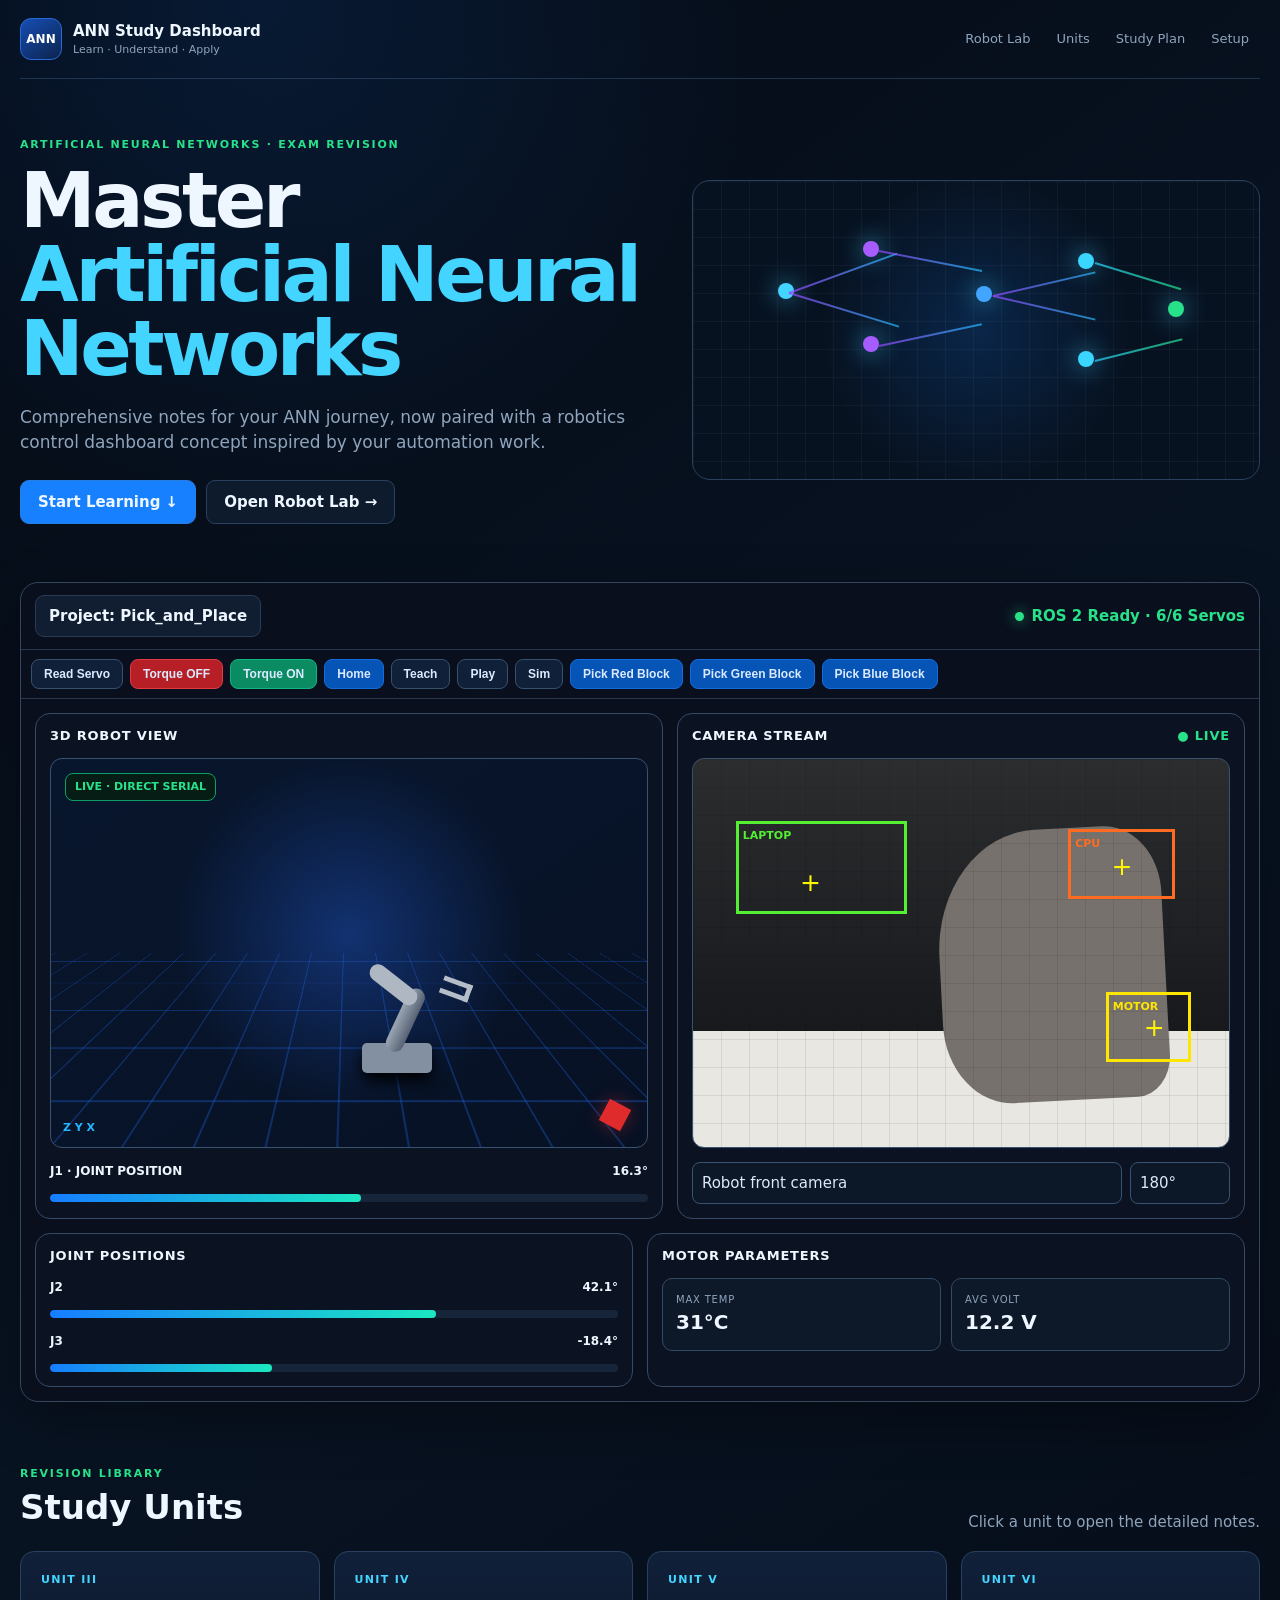
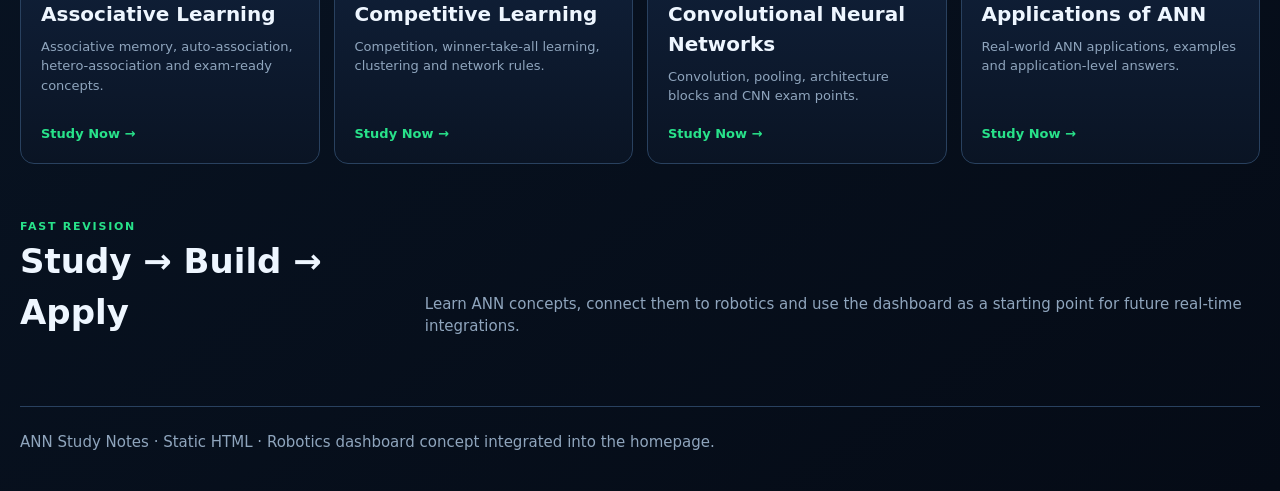
<file: index.html>
<!DOCTYPE html>
<html lang="en">
<head>
<meta charset="UTF-8">
<meta name="viewport" content="width=device-width, initial-scale=1.0">
<meta name="description" content="ANN Study Dashboard with exam notes and a robotics control dashboard concept.">
<meta name="theme-color" content="#07111f">
<meta property="og:title" content="ANN Study Dashboard">
<meta property="og:description" content="Artificial Neural Networks revision dashboard with an integrated robotics control interface.">
<title>ANN Study Dashboard</title>
<style>
:root{--bg:#050b16;--panel:#0b1424;--panel2:#101d31;--line:#29415f;--text:#eef6ff;--muted:#8fa5bd;--blue:#1680ff;--cyan:#43d5ff;--green:#28e28a;--red:#df2b2b;--amber:#ffd24a;--shadow:0 20px 55px rgba(0,0,0,.32)}
*{box-sizing:border-box}html{scroll-behavior:smooth}body{margin:0;background:radial-gradient(circle at 20% 0%,rgba(22,128,255,.12),transparent 32rem),linear-gradient(145deg,#050b16,#081322 50%,#050b16);color:var(--text);font:15px/1.5 Inter,ui-sans-serif,system-ui,-apple-system,"Segoe UI",sans-serif}a{color:inherit;text-decoration:none}.shell{width:min(1240px,calc(100% - 28px));margin:auto}.topbar{display:flex;align-items:center;justify-content:space-between;gap:18px;padding:18px 0;border-bottom:1px solid rgba(41,65,95,.75)}.brand{display:flex;align-items:center;gap:11px;font-weight:850}.mark{display:grid;place-items:center;width:42px;height:42px;border-radius:11px;background:linear-gradient(145deg,#164db4,#0c244d);border:1px solid #2869d5;color:#fff;font-size:12px}.brand small{display:block;color:var(--muted);font-weight:500;font-size:11px}.nav{display:flex;gap:4px;flex-wrap:wrap}.nav a{padding:8px 11px;border-radius:8px;color:var(--muted);font-size:13px}.nav a:hover,.nav a:focus-visible{background:#11233b;color:#fff;outline:none}.hero{display:grid;grid-template-columns:1fr .9fr;gap:40px;align-items:center;padding:58px 0 40px}.eyebrow{color:var(--green);font-size:11px;font-weight:850;letter-spacing:.16em;text-transform:uppercase}.hero h1{font-size:clamp(42px,7vw,76px);line-height:.98;letter-spacing:-.045em;margin:10px 0 18px}.hero h1 span{color:var(--cyan)}.lead{max-width:660px;color:var(--muted);font-size:17px}.actions{display:flex;gap:10px;flex-wrap:wrap;margin-top:24px}.button{min-height:44px;padding:0 17px;display:inline-flex;align-items:center;justify-content:center;border-radius:9px;border:1px solid var(--line);font-weight:800}.primary{background:var(--blue);border-color:#277fe2}.secondary{background:#0e1b2d}.button:hover{transform:translateY(-2px)}.hero-visual{height:300px;border:1px solid var(--line);border-radius:18px;background:radial-gradient(circle at center,rgba(22,128,255,.18),transparent 48%),#071221;position:relative;overflow:hidden}.hero-visual:before{content:"";position:absolute;inset:0;background-image:linear-gradient(rgba(255,255,255,.035) 1px,transparent 1px),linear-gradient(90deg,rgba(255,255,255,.035) 1px,transparent 1px);background-size:28px 28px}.neuron{position:absolute;width:16px;height:16px;border-radius:50%;background:var(--cyan);box-shadow:0 0 24px rgba(67,213,255,.8)}.neuron:nth-child(1){left:15%;top:34%}.neuron:nth-child(2){left:30%;top:20%;background:#a65cff}.neuron:nth-child(3){left:30%;top:52%;background:#a65cff}.neuron:nth-child(4){left:50%;top:35%;background:#42a5ff}.neuron:nth-child(5){left:68%;top:24%;background:#39d6ff}.neuron:nth-child(6){left:68%;top:57%;background:#39d6ff}.neuron:nth-child(7){left:84%;top:40%;background:var(--green)}.wire{position:absolute;height:2px;background:linear-gradient(90deg,#9a43ff,#21bfff);transform-origin:left center;opacity:.7}.w1{left:17%;top:37%;width:115px;transform:rotate(-20deg)}.w2{left:17%;top:37%;width:115px;transform:rotate(17deg)}.w3{left:33%;top:23%;width:105px;transform:rotate(11deg)}.w4{left:33%;top:55%;width:105px;transform:rotate(-12deg)}.w5{left:53%;top:38%;width:105px;transform:rotate(-13deg)}.w6{left:53%;top:38%;width:105px;transform:rotate(13deg)}.w7{left:71%;top:27%;width:90px;transform:rotate(17deg);background:linear-gradient(90deg,#28d7ff,#28e28a)}.w8{left:71%;top:60%;width:90px;transform:rotate(-14deg);background:linear-gradient(90deg,#28d7ff,#28e28a)}
.robot{margin:18px 0 54px;border:1px solid #35465c;border-radius:18px;background:#090f1d;box-shadow:var(--shadow);overflow:hidden}.robot-head{display:flex;align-items:center;justify-content:space-between;gap:14px;padding:12px 14px;border-bottom:1px solid #27364b}.project{font-weight:800;background:#111d30;border:1px solid #273c56;padding:9px 13px;border-radius:9px}.status{display:flex;align-items:center;gap:8px;color:var(--green);font-weight:750}.dot{width:9px;height:9px;border-radius:50%;background:var(--green);box-shadow:0 0 14px rgba(40,226,138,.75)}.robot-actions{display:flex;gap:7px;flex-wrap:wrap;padding:9px 10px;border-bottom:1px solid #27364b}.rbtn{border:1px solid #36516d;background:#102039;color:#dbeaff;padding:7px 12px;border-radius:8px;font-weight:750;font-size:12px}.rbtn.blue{background:#0754b7;border-color:#116ddf}.rbtn.green{background:#0a8b62;border-color:#12b47d}.rbtn.red{background:#b71f26;border-color:#e23a42}.robot-grid{display:grid;grid-template-columns:1.05fr .95fr;gap:14px;padding:14px}.widget{border:1px solid #344a66;border-radius:15px;background:#0b1322;overflow:hidden}.widget-title{padding:12px 14px;font-weight:850;letter-spacing:.06em;font-size:13px}.viewport{height:390px;margin:0 14px 14px;border:1px solid #3a5270;border-radius:12px;background:radial-gradient(circle at 50% 45%,rgba(22,61,140,.72),transparent 48%),linear-gradient(145deg,#08162d,#071124);position:relative;overflow:hidden}.viewport:before{content:"";position:absolute;inset:50% -10% -20%;background:repeating-linear-gradient(90deg,rgba(30,98,220,.35) 0 1px,transparent 1px 32px),repeating-linear-gradient(0deg,rgba(30,98,220,.35) 0 1px,transparent 1px 32px);transform:perspective(250px) rotateX(58deg);transform-origin:top}.robot-arm{position:absolute;left:48%;top:53%;width:125px;height:110px}.base{position:absolute;width:70px;height:30px;left:25px;bottom:2px;background:#8290a2;border-radius:5px;box-shadow:0 8px 15px #000}.arm1{position:absolute;width:18px;height:68px;left:45px;bottom:24px;background:linear-gradient(90deg,#9ba6b4,#566273);border-radius:12px;transform:rotate(25deg);transform-origin:bottom}.arm2{position:absolute;width:17px;height:56px;left:70px;bottom:73px;background:#aeb7c2;border-radius:10px;transform:rotate(-52deg);transform-origin:bottom}.grip{position:absolute;width:30px;height:18px;left:104px;top:15px;border:5px solid #b5bec8;border-left:0;transform:rotate(20deg)}.cube{position:absolute;right:20px;bottom:20px;width:24px;height:24px;background:#df2b2b;transform:rotate(28deg);box-shadow:0 0 18px rgba(223,43,43,.4)}.axes{position:absolute;left:12px;bottom:10px;color:#25b7ff;font-size:11px;font-weight:800}.live-tag{position:absolute;left:14px;top:14px;color:var(--green);border:1px solid #0f9e68;background:#061d16;padding:5px 9px;border-radius:8px;font-size:11px;font-weight:800}.camera{height:390px;margin:0 14px 14px;border:1px solid #3a5270;border-radius:12px;background:linear-gradient(180deg,#2b2d2f,#17191c 70%,#e8e7e2 70%);position:relative;overflow:hidden}.person{position:absolute;right:12%;top:18%;width:42%;height:70%;background:#76716d;border-radius:45% 25% 15% 30%;transform:rotate(-3deg)}.camera-grid{position:absolute;inset:0;background:linear-gradient(rgba(0,0,0,.08) 1px,transparent 1px),linear-gradient(90deg,rgba(0,0,0,.08) 1px,transparent 1px);background-size:28px 28px}.boxdet{position:absolute;border:3px solid #54ef32;color:#54ef32;font-size:11px;font-weight:900;padding:4px}.b1{left:8%;top:16%;width:32%;height:24%}.b2{right:10%;top:18%;width:20%;height:18%;border-color:#ff6b21;color:#ff6b21}.b3{right:7%;bottom:22%;width:16%;height:18%;border-color:#ffe600;color:#ffe600}.cross{position:absolute;font-size:25px;color:#fff500}.c1{left:20%;top:27%}.c2{right:18%;top:23%}.c3{right:12%;bottom:26%}.selects{display:grid;grid-template-columns:1fr 100px;gap:8px;margin:0 14px 14px}.select{border:1px solid #3a5270;background:#0c1728;color:#dce8f7;padding:9px;border-radius:8px}.subgrid{display:grid;grid-template-columns:1fr 1fr;gap:14px;padding:0 14px 14px}.metric-row{display:grid;grid-template-columns:1fr 1fr;gap:10px;padding:0 14px 14px}.metric{padding:13px;border:1px solid #334964;border-radius:10px;background:#0d1829}.metric small{display:block;color:var(--muted);font-size:10px;text-transform:uppercase;letter-spacing:.08em}.metric strong{font-size:20px}.slider{height:8px;background:#16253a;border-radius:99px;margin-top:14px;overflow:hidden}.slider span{display:block;width:52%;height:100%;background:linear-gradient(90deg,#167dff,#1be7c1);border-radius:inherit}.jrow{padding:0 14px 14px}.jhead{display:flex;justify-content:space-between;font-weight:800;font-size:12px}.units{padding:10px 0 55px}.section-head{display:flex;justify-content:space-between;gap:20px;align-items:end;margin-bottom:18px}.section-head h2{margin:0;font-size:34px}.section-head p{margin:0;color:var(--muted)}.cards{display:grid;grid-template-columns:repeat(4,1fr);gap:14px}.unit{padding:20px;border:1px solid var(--line);border-radius:14px;background:linear-gradient(180deg,#102039,#0a1424);min-height:210px;display:flex;flex-direction:column;justify-content:space-between}.unit .num{color:var(--cyan);font-size:11px;font-weight:850;letter-spacing:.12em}.unit h3{margin:10px 0 8px;font-size:20px}.unit p{color:var(--muted);font-size:13px;margin:0}.unit span{color:var(--green);font-weight:800;font-size:13px;margin-top:18px}.footer{border-top:1px solid var(--line);padding:24px 0 38px;color:var(--muted)}
@media(max-width:950px){.hero,.robot-grid{grid-template-columns:1fr}.cards{grid-template-columns:repeat(2,1fr)}}@media(max-width:620px){.shell{width:calc(100% - 18px)}.topbar{align-items:flex-start;flex-direction:column}.hero{padding:40px 0 28px}.robot-actions{overflow:auto;flex-wrap:nowrap}.viewport,.camera{height:300px}.subgrid,.metric-row{grid-template-columns:1fr}.cards{grid-template-columns:1fr}.section-head{align-items:flex-start;flex-direction:column}.hero-visual{height:230px}}
@media(prefers-reduced-motion:reduce){html{scroll-behavior:auto}.button:hover{transform:none}}
</style>
</head>
<body>
<div class="shell">
<header class="topbar">
<a class="brand" href="./"><span class="mark">ANN</span><span>ANN Study Dashboard<small>Learn · Understand · Apply</small></span></a>
<nav class="nav" aria-label="Main navigation"><a href="#robot">Robot Lab</a><a href="#units">Units</a><a href="#plan">Study Plan</a><a href="README.md">Setup</a></nav>
</header>
<main>
<section class="hero">
<div><div class="eyebrow">Artificial Neural Networks · Exam Revision</div><h1>Master <span>Artificial Neural Networks</span></h1><p class="lead">Comprehensive notes for your ANN journey, now paired with a robotics control dashboard concept inspired by your automation work.</p><div class="actions"><a class="button primary" href="#units">Start Learning ↓</a><a class="button secondary" href="#robot">Open Robot Lab →</a></div></div>
<div class="hero-visual" aria-hidden="true"><span class="neuron"></span><span class="neuron"></span><span class="neuron"></span><span class="neuron"></span><span class="neuron"></span><span class="neuron"></span><span class="neuron"></span><i class="wire w1"></i><i class="wire w2"></i><i class="wire w3"></i><i class="wire w4"></i><i class="wire w5"></i><i class="wire w6"></i><i class="wire w7"></i><i class="wire w8"></i></div>
</section>
<section id="robot" class="robot" aria-labelledby="robot-title">
<div class="robot-head"><div class="project">Project: <strong>Pick_and_Place</strong></div><div class="status"><span class="dot"></span>ROS 2 Ready · 6/6 Servos</div></div>
<div class="robot-actions"><button class="rbtn">Read Servo</button><button class="rbtn red">Torque OFF</button><button class="rbtn green">Torque ON</button><button class="rbtn blue">Home</button><button class="rbtn">Teach</button><button class="rbtn">Play</button><button class="rbtn">Sim</button><button class="rbtn blue">Pick Red Block</button><button class="rbtn blue">Pick Green Block</button><button class="rbtn blue">Pick Blue Block</button></div>
<div class="robot-grid">
<div class="widget"><div class="widget-title" id="robot-title">3D ROBOT VIEW</div><div class="viewport"><span class="live-tag">LIVE · DIRECT SERIAL</span><div class="robot-arm"><div class="base"></div><div class="arm1"></div><div class="arm2"></div><div class="grip"></div></div><div class="cube"></div><div class="axes">Z Y X</div></div><div class="jrow"><div class="jhead"><span>J1 · JOINT POSITION</span><span>16.3°</span></div><div class="slider"><span></span></div></div></div>
<div class="widget"><div class="widget-title">CAMERA STREAM <span style="float:right;color:var(--green)">● LIVE</span></div><div class="camera"><div class="person"></div><div class="camera-grid"></div><div class="boxdet b1">LAPTOP</div><div class="boxdet b2">CPU</div><div class="boxdet b3">MOTOR</div><span class="cross c1">+</span><span class="cross c2">+</span><span class="cross c3">+</span></div><div class="selects"><div class="select">Robot front camera</div><div class="select">180°</div></div></div>
</div>
<div class="subgrid"><div class="widget"><div class="widget-title">JOINT POSITIONS</div><div class="jrow"><div class="jhead"><span>J2</span><span>42.1°</span></div><div class="slider"><span style="width:68%"></span></div></div><div class="jrow"><div class="jhead"><span>J3</span><span>-18.4°</span></div><div class="slider"><span style="width:39%"></span></div></div></div><div class="widget"><div class="widget-title">MOTOR PARAMETERS</div><div class="metric-row"><div class="metric"><small>Max Temp</small><strong>31°C</strong></div><div class="metric"><small>Avg Volt</small><strong>12.2 V</strong></div></div></div></div>
</section>
<section id="units" class="units"><div class="section-head"><div><div class="eyebrow">Revision Library</div><h2>Study Units</h2></div><p>Click a unit to open the detailed notes.</p></div><div class="cards">
<a class="unit" href="unit3_associative_learning.html"><div><div class="num">UNIT III</div><h3>Associative Learning</h3><p>Associative memory, auto-association, hetero-association and exam-ready concepts.</p></div><span>Study Now →</span></a>
<a class="unit" href="unit4_competitive_learning_notes.html"><div><div class="num">UNIT IV</div><h3>Competitive Learning</h3><p>Competition, winner-take-all learning, clustering and network rules.</p></div><span>Study Now →</span></a>
<a class="unit" href="unit5_cnn_notes.html"><div><div class="num">UNIT V</div><h3>Convolutional Neural Networks</h3><p>Convolution, pooling, architecture blocks and CNN exam points.</p></div><span>Study Now →</span></a>
<a class="unit" href="unit6_ann_applications.html"><div><div class="num">UNIT VI</div><h3>Applications of ANN</h3><p>Real-world ANN applications, examples and application-level answers.</p></div><span>Study Now →</span></a>
</div></section>
<section id="plan" class="section-head" style="padding-bottom:50px"><div><div class="eyebrow">Fast Revision</div><h2>Study → Build → Apply</h2></div><p>Learn ANN concepts, connect them to robotics and use the dashboard as a starting point for future real-time integrations.</p></section>
</main>
<footer class="footer">ANN Study Notes · Static HTML · Robotics dashboard concept integrated into the homepage.</footer>
</div>
</body>
</html>
</file>
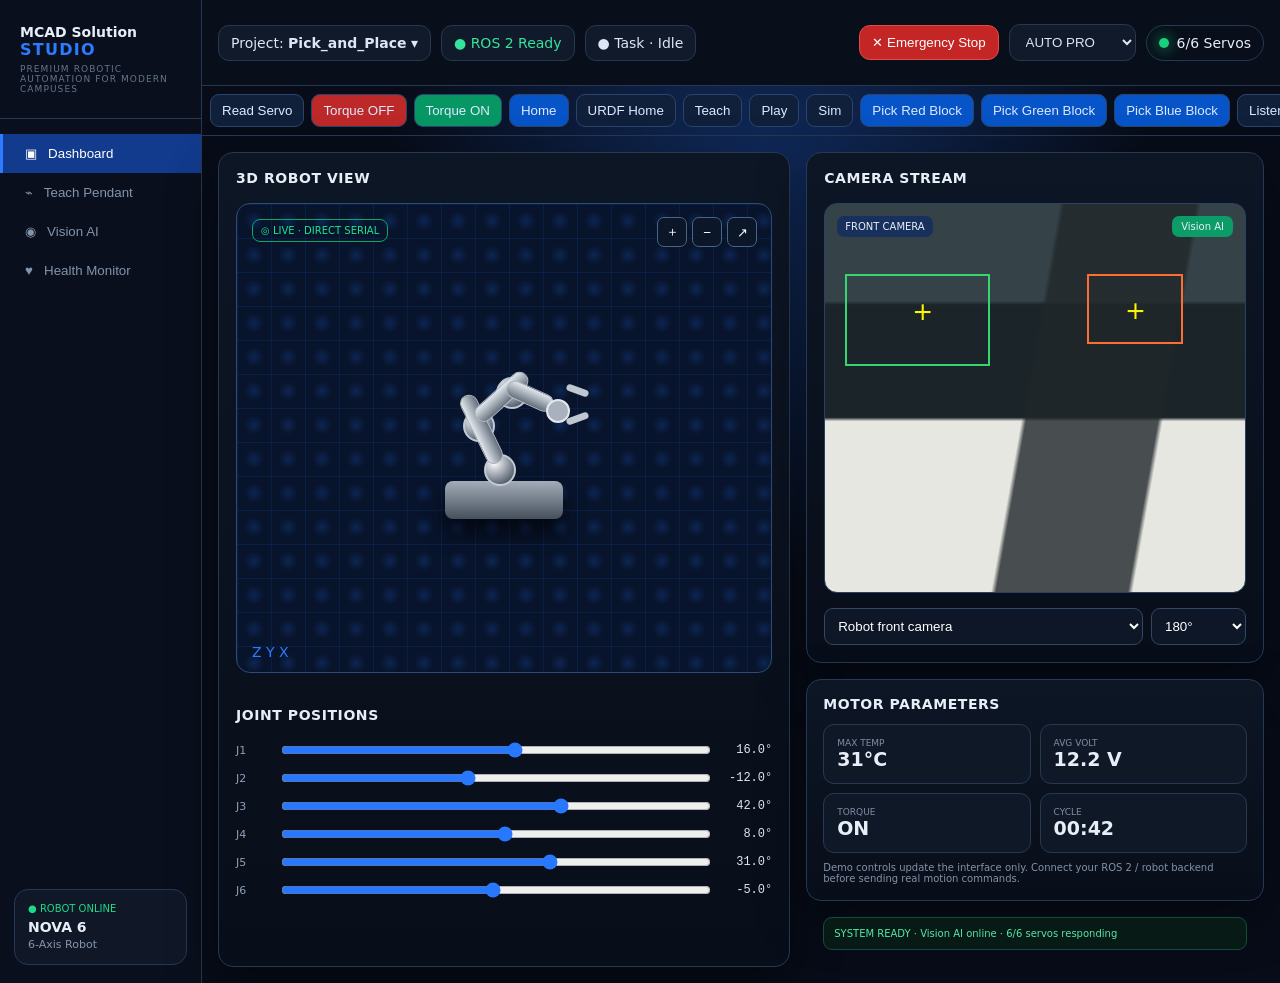
<file: robot_dashboard.html>
<!doctype html>
<html lang="en"><head><meta charset="utf-8"><meta name="viewport" content="width=device-width,initial-scale=1"><title>MCAD Solution Studio — Robotics Dashboard</title>
<style>
:root{--bg:#070c18;--p:#0c1423;--p2:#111c2d;--b:#263952;--t:#e8eef8;--m:#8494ab;--blue:#1764dc;--green:#10c878;--red:#c62828}*{box-sizing:border-box}body{margin:0;background:radial-gradient(circle at 60% 20%,#112c60 0,transparent 35%),#070c18;color:var(--t);font:14px Inter,system-ui,sans-serif}.app{min-height:100vh;display:grid;grid-template-columns:202px 1fr}.side{background:#090f1c;border-right:1px solid var(--b);display:flex;flex-direction:column}.brand{padding:24px 20px;border-bottom:1px solid var(--b)}.brand b{display:block}.brand strong{color:#2d7cff;font-size:16px;letter-spacing:.08em}.brand small{display:block;color:#65758c;font-size:9px;letter-spacing:.12em;margin-top:5px}.nav{padding:15px 0}.nav button{width:100%;padding:12px 22px;text-align:left;background:transparent;border:0;border-left:3px solid transparent;color:var(--m);cursor:pointer}.nav button:hover,.nav .active{background:#123a8d;color:#fff;border-left-color:#2d7cff}.robot{margin:auto 14px 18px;padding:13px;border:1px solid var(--b);border-radius:14px;background:#101827}.online{color:#1bda88;font-size:10px}.robot b{display:block;margin-top:5px}.robot span{color:var(--m);font-size:11px}.main{min-width:0}.top{min-height:86px;display:flex;align-items:center;gap:10px;padding:12px 16px;border-bottom:1px solid var(--b);background:#080e1a;position:sticky;top:0;z-index:5}.pill,.btn,.top select{border:1px solid var(--b);background:#111a2a;color:#dce6f5;border-radius:11px;padding:9px 12px}.green{color:#35e49c}.grow{flex:1}.danger{background:#c42626;border-color:#e34b4b;color:#fff}.servos{display:flex;gap:8px;align-items:center;border:1px solid var(--b);border-radius:18px;padding:9px 12px}.dot{width:10px;height:10px;border-radius:50%;background:#18d27b;box-shadow:0 0 15px #18d27b}.tools{display:flex;gap:7px;overflow:auto;padding:8px;border-bottom:1px solid var(--b)}.tools button{white-space:nowrap;border:1px solid #2a456b;background:#10203a;color:#dce9ff;border-radius:9px;padding:8px 11px;cursor:pointer}.tools .off{background:#bd2828}.tools .on{background:#079764}.tools .blue{background:#0754c8}.content{display:grid;grid-template-columns:minmax(500px,1fr) minmax(400px,.8fr);gap:16px;padding:16px}.panel{background:linear-gradient(180deg,#0d1625,#080e19);border:1px solid var(--b);border-radius:15px;overflow:hidden;box-shadow:0 18px 50px #0006}.head{padding:17px;font-weight:800;letter-spacing:.04em}.stage{height:470px;margin:0 17px 17px;border:1px solid #2d4b76;border-radius:14px;position:relative;overflow:hidden;background:linear-gradient(#174aa833 1px,transparent 1px),linear-gradient(90deg,#174aa833 1px,transparent 1px),radial-gradient(circle,#1a55bd44,transparent 40%),#08142c;background-size:34px 34px}.serial{position:absolute;top:15px;left:15px;color:#1ce58e;border:1px solid #0aa767;border-radius:8px;padding:5px 8px;font-size:10px}.vc{position:absolute;right:14px;top:13px;display:flex;gap:5px}.vc button{width:30px;height:30px;border:1px solid #496583;background:#0b1628;color:white;border-radius:7px}.axis{position:absolute;bottom:12px;left:15px;color:#2d7bff}.bot{position:absolute;left:50%;top:48%;width:230px;height:190px;transform:translate(-50%,-50%)}.base{position:absolute;left:56px;bottom:5px;width:118px;height:38px;border-radius:8px;background:linear-gradient(#a3acb8,#46505d);box-shadow:0 15px 20px #0009}.j{position:absolute;width:32px;height:32px;border-radius:50%;background:radial-gradient(circle at 30% 25%,#fff,#6f7987 65%,#333);border:2px solid #c1cad5}.j1{left:95px;bottom:38px}.j2{left:74px;bottom:82px}.j3{left:107px;bottom:115px}.arm{position:absolute;height:18px;border-radius:10px;background:linear-gradient(#e4e9ee,#67717f);transform-origin:left;border:1px solid #aeb7c1}.a1{left:109px;bottom:52px;width:75px;transform:rotate(-116deg)}.a2{left:88px;bottom:96px;width:66px;transform:rotate(-42deg)}.a3{left:118px;bottom:129px;width:50px;transform:rotate(24deg)}.wrist{position:absolute;left:157px;top:65px;width:24px;height:24px;border-radius:50%;background:#a8b1bd;border:2px solid #e3e8ee}.grip{position:absolute;left:177px;top:53px;width:40px;height:35px}.grip:before,.grip:after{content:"";position:absolute;width:23px;height:7px;background:#bfc7d0;border-radius:4px}.grip:before{top:0;transform:rotate(20deg)}.grip:after{bottom:0;transform:rotate(-20deg)}.right{display:grid;gap:16px}.camera{height:390px;margin:0 17px 15px;border:1px solid #2c405f;border-radius:13px;position:relative;overflow:hidden;background:linear-gradient(#354248 0 25%,#1b2428 26% 55%,#e7e7e1 56%)}.camera:after{content:"";position:absolute;inset:0;background:linear-gradient(100deg,transparent 0 48%,#20272acc 49% 76%,transparent 77%)}.tag{position:absolute;top:12px;left:12px;background:#18315c;padding:5px 8px;border-radius:7px;font-size:10px;z-index:2}.live{position:absolute;right:12px;top:12px;background:#0b9c67;padding:5px 9px;border-radius:7px;font-size:10px;z-index:2}.boxg{position:absolute;z-index:2;left:20px;top:70px;width:145px;height:92px;border:2px solid #35d56f}.boxr{position:absolute;z-index:2;right:62px;top:70px;width:96px;height:70px;border:2px solid #ff6d31}.cross{position:absolute;z-index:3;color:#fff500;font-size:25px}.x1{left:87px;top:93px}.x2{right:99px;top:92px}.selects{display:grid;grid-template-columns:1fr 95px;gap:8px;margin:0 17px 17px}.selects select{background:#0d1727;color:#fff;border:1px solid #314763;border-radius:9px;padding:9px}.card{padding:16px}.metrics{display:grid;grid-template-columns:1fr 1fr;gap:9px}.metric{background:#0f1827;border:1px solid var(--b);border-radius:11px;padding:13px}.metric small{display:block;color:#7f8ea5;font-size:9px;text-transform:uppercase}.metric b{font-size:19px}.joints{padding:0 17px 17px;display:grid;gap:8px}.jr{display:grid;grid-template-columns:34px 1fr 54px;gap:9px;align-items:center;color:#8ea0ba;font-size:11px}.jr output{text-align:right;font:12px monospace;color:#dce6f5}.jr input{width:100%;accent-color:#2877ff}.status{margin:0 17px 17px;padding:10px;border:1px solid #154d3a;background:#081a15;color:#54e6aa;border-radius:9px;font-size:10px}.note{color:#8392a8;font-size:10px;margin-top:9px}@media(max-width:1050px){.content{grid-template-columns:1fr}.right{grid-template-columns:1fr 1fr}}@media(max-width:800px){.app{grid-template-columns:1fr}.side{display:none}.content{padding:10px}.right{grid-template-columns:1fr}.top{flex-wrap:wrap}.grow{display:none}.stage{height:380px}}@media(max-width:520px){.stage{height:320px}.metrics{grid-template-columns:1fr}}
</style></head>
<body><div class="app"><aside class="side"><div class="brand"><b>MCAD Solution</b><strong>STUDIO</strong><small>PREMIUM ROBOTIC AUTOMATION FOR MODERN CAMPUSES</small></div><nav class="nav"><button class="active" onclick="nav(this,'Dashboard')">▣ &nbsp; Dashboard</button><button onclick="nav(this,'Teach Pendant')">⌁ &nbsp; Teach Pendant</button><button onclick="nav(this,'Vision AI')">◉ &nbsp; Vision AI</button><button onclick="nav(this,'Health Monitor')">♥ &nbsp; Health Monitor</button></nav><div class="robot"><div class="online">● ROBOT ONLINE</div><b>NOVA 6</b><span>6-Axis Robot</span></div></aside>
<main class="main"><header class="top"><div class="pill">Project: <b>Pick_and_Place</b> ▾</div><div class="pill green">● ROS 2 Ready</div><div class="pill">● Task · <span id="task">Idle</span></div><div class="grow"></div><button class="btn danger" id="stop" onclick="estop()">✕ Emergency Stop</button><select><option>AUTO PRO</option><option>MANUAL</option><option>SIMULATION</option></select><div class="servos"><i class="dot"></i><span id="servos">6/6 Servos</span></div></header>
<div class="tools"><button onclick="act('Servo telemetry refreshed')">Read Servo</button><button class="off" onclick="torque(0)">Torque OFF</button><button class="on" onclick="torque(1)">Torque ON</button><button class="blue" onclick="act('Home requested')">Home</button><button onclick="act('URDF Home requested')">URDF Home</button><button onclick="act('Teach mode enabled')">Teach</button><button onclick="act('Play sequence started')">Play</button><button onclick="act('Simulation selected')">Sim</button><button class="blue" onclick="pick('Red')">Pick Red Block</button><button class="blue" onclick="pick('Green')">Pick Green Block</button><button class="blue" onclick="pick('Blue')">Pick Blue Block</button><button disabled>Listen Voice</button></div>
<section class="content"><div class="panel"><div class="head">3D ROBOT VIEW</div><div class="stage"><span class="serial">◎ LIVE · DIRECT SERIAL</span><div class="vc"><button onclick="act('Zoom in')">＋</button><button onclick="act('Zoom out')">−</button><button onclick="act('View reset')">↗</button></div><div class="bot"><div class="base"></div><div class="j j1"></div><div class="j j2"></div><div class="j j3"></div><div class="arm a1"></div><div class="arm a2"></div><div class="arm a3"></div><div class="wrist"></div><div class="grip"></div></div><span class="axis">Z Y X</span></div><div class="head">JOINT POSITIONS</div><div class="joints"><label class="jr">J1<input type="range" min="-180" max="180" value="16" oninput="sync(this)"><output>16.0°</output></label><label class="jr">J2<input type="range" min="-90" max="90" value="-12" oninput="sync(this)"><output>-12.0°</output></label><label class="jr">J3<input type="range" min="-135" max="135" value="42" oninput="sync(this)"><output>42.0°</output></label><label class="jr">J4<input type="range" min="-180" max="180" value="8" oninput="sync(this)"><output>8.0°</output></label><label class="jr">J5<input type="range" min="-120" max="120" value="31" oninput="sync(this)"><output>31.0°</output></label><label class="jr">J6<input type="range" min="-360" max="360" value="-5" oninput="sync(this)"><output>-5.0°</output></label></div></div>
<div class="right"><div class="panel"><div class="head">CAMERA STREAM <span class="live">Live</span></div><div class="camera"><span class="tag">FRONT CAMERA</span><span class="live">Vision AI</span><span class="boxg"></span><span class="boxr"></span><span class="cross x1">+</span><span class="cross x2">+</span></div><div class="selects"><select><option>Robot front camera</option><option>Wrist camera</option><option>Overhead camera</option></select><select><option>180°</option><option>90°</option><option>0°</option></select></div></div><div class="panel card"><div class="head" style="padding:0 0 12px">MOTOR PARAMETERS</div><div class="metrics"><div class="metric"><small>Max Temp</small><b>31°C</b></div><div class="metric"><small>Avg Volt</small><b>12.2 V</b></div><div class="metric"><small>Torque</small><b id="torque">ON</b></div><div class="metric"><small>Cycle</small><b>00:42</b></div></div><div class="note">Demo controls update the interface only. Connect your ROS 2 / robot backend before sending real motion commands.</div></div><div class="status" id="status">SYSTEM READY · Vision AI online · 6/6 servos responding</div></div></section></main></div>
<script>function act(x){document.getElementById('status').textContent='ACTION · '+x.toUpperCase();document.getElementById('task').textContent=x}function torque(on){document.getElementById('torque').textContent=on?'ON':'OFF';document.getElementById('servos').textContent=on?'6/6 Servos':'Torque disabled';act('Torque '+(on?'enabled':'disabled'))}function pick(c){act('Pick '+c+' block sequence started')}function sync(e){e.nextElementSibling.value=Number(e.value).toFixed(1)+'°'}function estop(){let b=document.getElementById('stop'),a=b.dataset.on==='1';b.dataset.on=a?'0':'1';b.textContent=a?'✕ Emergency Stop':'✓ EMERGENCY STOP ACTIVE';document.getElementById('task').textContent=a?'Idle':'STOPPED';document.getElementById('status').textContent=a?'SYSTEM READY · Vision AI online · 6/6 servos responding':'SAFETY STATE · Motion commands blocked'}function nav(b,n){document.querySelectorAll('.nav button').forEach(x=>x.classList.remove('active'));b.classList.add('active');act(n+' selected')}</script></body></html>
</file>
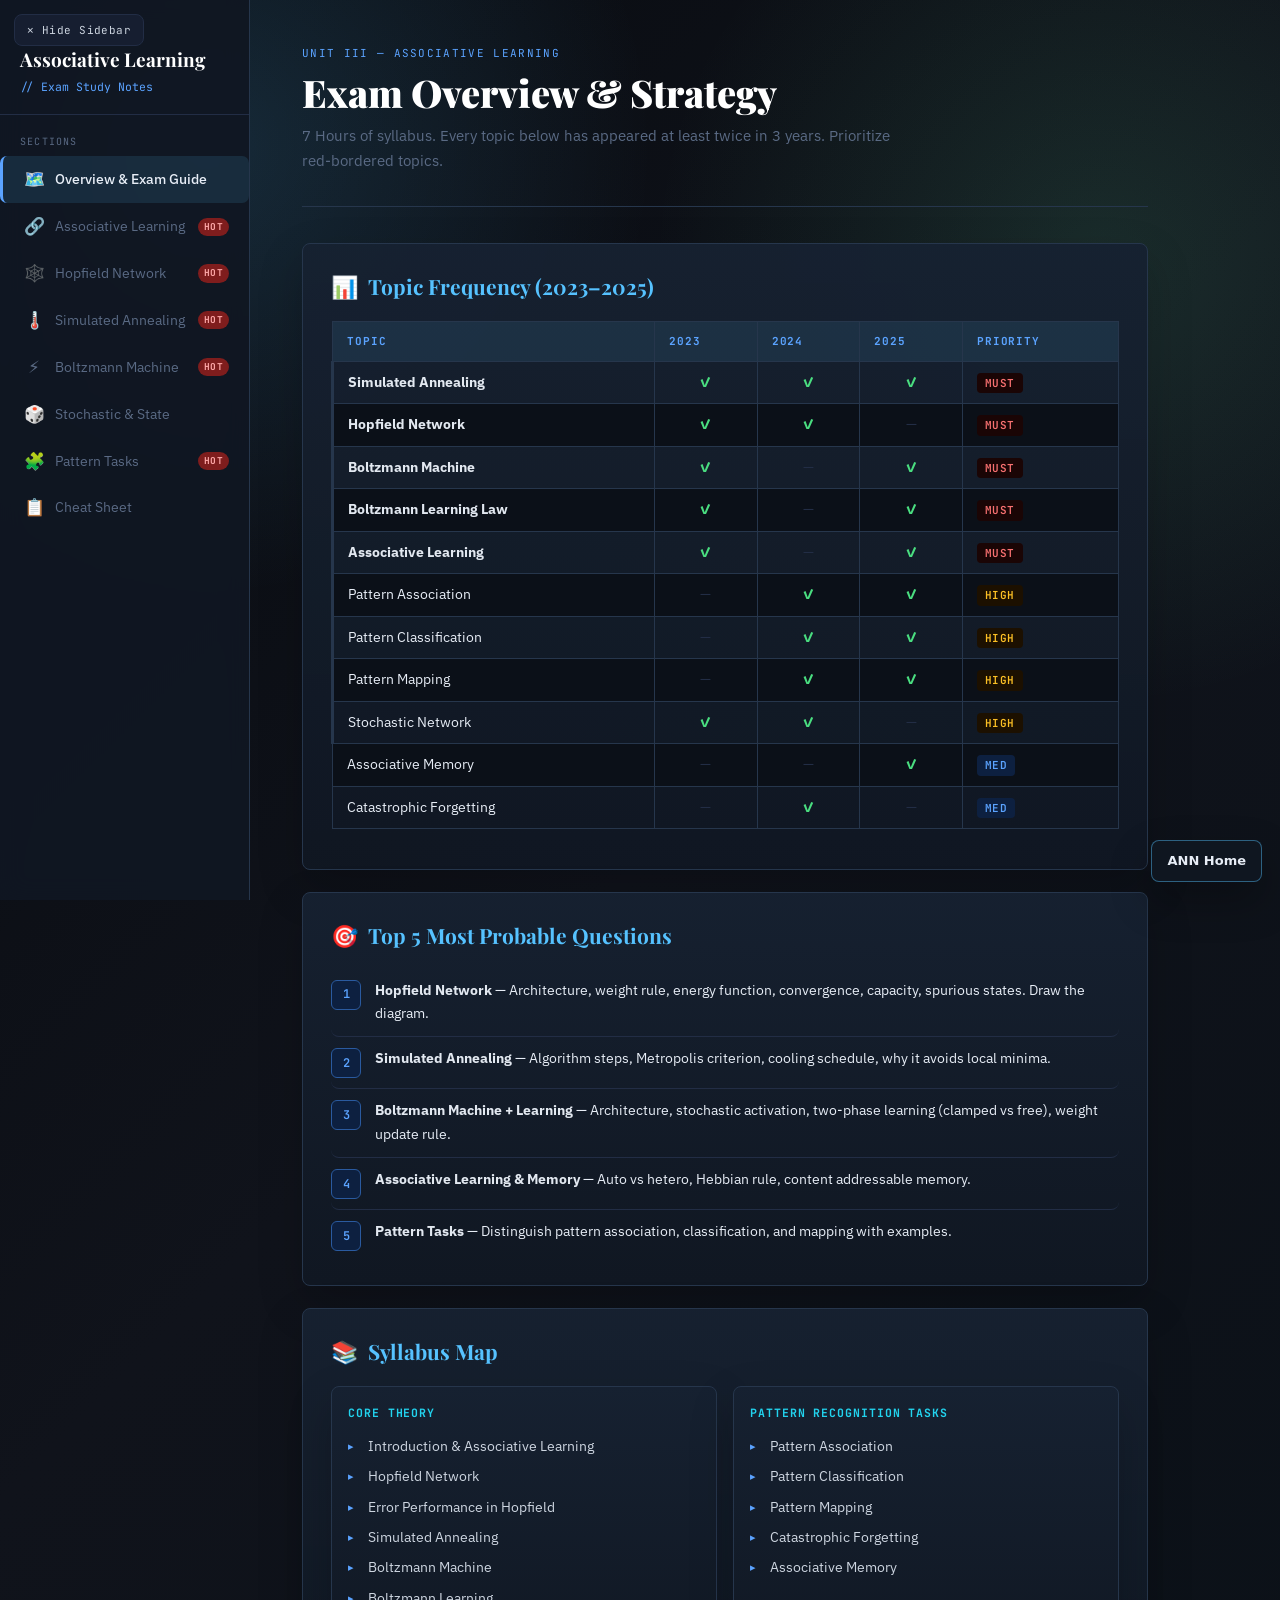
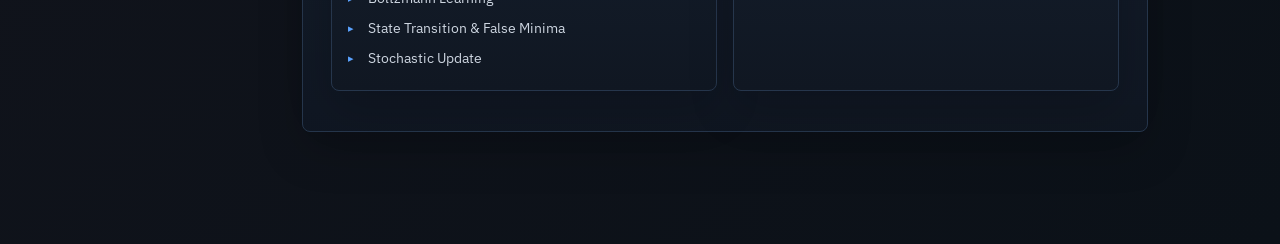
<file: unit3_associative_learning.html>
<!DOCTYPE html>
<html lang="en">
<head>
<meta charset="UTF-8">
<meta name="viewport" content="width=device-width, initial-scale=1.0">
<title>Unit III: Associative Learning — Exam Notes</title>
<link rel="preconnect" href="https://fonts.googleapis.com">
<link href="https://fonts.googleapis.com/css2?family=Playfair+Display:wght@400;700;900&family=IBM+Plex+Sans:ital,wght@0,300;0,400;0,500;0,600;1,400&family=JetBrains+Mono:wght@400;500;600&display=swap" rel="stylesheet">
<link rel="stylesheet" href="study-ui.css">
<style>
:root {
  --bg: #07090f;
  --bg2: #0f1420;
  --bg3: #161e30;
  --border: #222d45;
  --text: #cdd5e0;
  --muted: #5a6a84;
  --blue: #5ba3ff;
  --blue-dim: #0d2040;
  --green: #4ade80;
  --green-dim: #071a10;
  --amber: #fbbf24;
  --amber-dim: #1c1000;
  --red: #f87171;
  --red-dim: #1a0505;
  --purple: #a78bfa;
  --purple-dim: #130d2a;
  --cyan: #22d3ee;
  --heading: 'Playfair Display', Georgia, serif;
  --body: 'IBM Plex Sans', system-ui, sans-serif;
  --mono: 'JetBrains Mono', 'Courier New', monospace;
}
*{box-sizing:border-box;margin:0;padding:0;}
html{scroll-behavior:smooth;}
body{background:var(--bg);color:var(--text);font-family:var(--body);font-size:15px;line-height:1.7;display:flex;min-height:100vh;}
p{margin-bottom:10px;}
strong{color:#e2e8f0;}
h3{font-family:var(--heading);font-size:20px;color:white;margin:24px 0 12px;}

/* ── Sidebar ── */
.sidebar{width:250px;min-height:100vh;background:var(--bg2);border-right:1px solid var(--border);position:fixed;top:0;left:0;overflow-y:auto;z-index:100;display:flex;flex-direction:column;transition:transform .28s ease;}
.sidebar-logo{padding:24px 20px 18px;border-bottom:1px solid var(--border);}
.sidebar-logo .lbl{font-family:var(--mono);font-size:10px;color:var(--muted);letter-spacing:.15em;text-transform:uppercase;margin-bottom:6px;}
.sidebar-logo h1{font-family:var(--heading);font-size:19px;font-weight:700;color:white;line-height:1.3;}
.sidebar-logo .sub{font-size:11.5px;color:var(--blue);margin-top:5px;font-family:var(--mono);}
.nav-group-lbl{font-family:var(--mono);font-size:10px;letter-spacing:.12em;text-transform:uppercase;color:var(--muted);padding:18px 20px 6px;}
.nav-item{display:flex;align-items:center;gap:10px;padding:9px 20px;cursor:pointer;transition:all .18s;border-left:3px solid transparent;font-size:13.5px;color:var(--muted);font-weight:400;user-select:none;}
.nav-item:hover{background:var(--bg3);color:var(--text);border-left-color:var(--border);}
.nav-item.active{background:var(--blue-dim);color:var(--blue);border-left-color:var(--blue);font-weight:500;}
.nav-item .ico{font-size:17px;width:22px;text-align:center;flex-shrink:0;}
.nav-badge{margin-left:auto;background:#7f1d1d;color:#fca5a5;font-size:9.5px;font-weight:700;padding:1px 6px;border-radius:10px;font-family:var(--mono);letter-spacing:.04em;}

/* ── Main ── */
.main{margin-left:250px;flex:1;transition:margin-left .28s ease;}
.sidebar-toggle{position:fixed;top:14px;left:14px;z-index:230;background:var(--bg3);color:var(--text);border:1px solid var(--border);border-radius:8px;padding:8px 12px;font-family:var(--mono);font-size:11px;letter-spacing:.04em;cursor:pointer;transition:background .2s ease,color .2s ease,border-color .2s ease;}
.sidebar-toggle:hover{background:var(--blue-dim);color:var(--blue);border-color:#2a5a9f;}
body.sidebar-hidden .sidebar{transform:translateX(-100%);}
body.sidebar-hidden .main{margin-left:0;}
.section{display:none;padding:44px 52px 90px;max-width:950px;animation:fadeIn .22s ease;}
.section.active{display:block;}
@keyframes fadeIn{from{opacity:0;transform:translateY(7px);}to{opacity:1;transform:translateY(0);}}

/* ── Section header ── */
.sec-hdr{margin-bottom:36px;padding-bottom:22px;border-bottom:1px solid var(--border);}
.sec-hdr .tag{font-family:var(--mono);font-size:11px;letter-spacing:.12em;text-transform:uppercase;color:var(--blue);margin-bottom:8px;display:block;}
.sec-hdr h2{font-family:var(--heading);font-size:38px;font-weight:900;color:white;line-height:1.15;margin-bottom:10px;}
.sec-hdr p{color:var(--muted);font-size:14.5px;max-width:620px;}

/* ── Card ── */
.card{background:var(--bg2);border:1px solid var(--border);border-radius:12px;padding:24px 28px;margin-bottom:22px;}
.card-title{font-family:var(--heading);font-size:21px;font-weight:700;color:white;margin-bottom:14px;display:flex;align-items:center;gap:10px;}
.card-title .ico{font-size:22px;}

/* ── Formula box ── */
.formula{background:#080f20;border:1px solid #1d3a70;border-left:4px solid var(--blue);border-radius:8px;padding:16px 20px;margin:14px 0;font-family:var(--mono);font-size:13px;color:#93c5fd;white-space:pre;overflow-x:auto;line-height:1.9;}
.formula .cm{color:var(--muted);font-style:italic;}

/* ── Alert boxes ── */
.box{border-radius:8px;padding:14px 18px;margin:14px 0;font-size:13.5px;display:flex;gap:12px;align-items:flex-start;}
.box .bi{font-size:18px;flex-shrink:0;margin-top:1px;}
.box .bc{flex:1;}
.box.tip{background:var(--amber-dim);border:1px solid #713f12;border-left:4px solid var(--amber);}
.box.tip .bi,.box.tip strong{color:var(--amber);}
.box.def{background:var(--green-dim);border:1px solid #14532d;border-left:4px solid var(--green);}
.box.def .bi,.box.def strong{color:var(--green);}
.box.imp{background:var(--red-dim);border:1px solid #7f1d1d;border-left:4px solid var(--red);}
.box.imp .bi,.box.imp strong{color:var(--red);}
.box.note{background:var(--purple-dim);border:1px solid #4c1d95;border-left:4px solid var(--purple);}
.box.note .bi,.box.note strong{color:var(--purple);}

/* ── Lists ── */
ul.cl{list-style:none;padding:0;}
ul.cl li{padding:4px 0 4px 20px;position:relative;color:var(--text);font-size:14px;}
ul.cl li::before{content:'▸';position:absolute;left:0;color:var(--blue);font-size:11px;top:7px;}
ol.steps{counter-reset:s;list-style:none;padding:0;}
ol.steps li{counter-increment:s;display:flex;gap:14px;padding:10px 0;border-bottom:1px solid var(--border);font-size:14px;}
ol.steps li:last-child{border-bottom:none;}
ol.steps li::before{content:counter(s);background:var(--blue-dim);color:var(--blue);font-family:var(--mono);font-size:12px;font-weight:600;width:28px;height:28px;border-radius:6px;display:flex;align-items:center;justify-content:center;flex-shrink:0;margin-top:1px;border:1px solid #2a5a9f;}

/* ── Tables ── */
.tbl{width:100%;border-collapse:collapse;font-size:13.5px;margin:16px 0;}
.tbl th{background:var(--bg3);color:var(--blue);font-family:var(--mono);font-size:11px;letter-spacing:.08em;text-transform:uppercase;padding:10px 14px;text-align:left;border:1px solid var(--border);}
.tbl td{padding:10px 14px;border:1px solid var(--border);vertical-align:top;line-height:1.5;}
.tbl tr:nth-child(even) td{background:#0b1018;}
.tbl .ck{color:var(--green);font-weight:700;text-align:center;}
.tbl .dk{color:var(--border);text-align:center;}
.pri-h td:first-child{border-left:3px solid var(--red);}
.pri-m td:first-child{border-left:3px solid var(--amber);}

/* ── Grid ── */
.g2{display:grid;grid-template-columns:1fr 1fr;gap:16px;margin:16px 0;}
.g3{display:grid;grid-template-columns:1fr 1fr 1fr;gap:14px;margin:16px 0;}
.mc{background:var(--bg3);border:1px solid var(--border);border-radius:8px;padding:16px;}
.mc h4{font-family:var(--mono);font-size:11.5px;color:var(--cyan);letter-spacing:.08em;text-transform:uppercase;margin-bottom:8px;}
.mc p,.mc li{font-size:13.5px;color:var(--text);line-height:1.6;}

/* ── Badge ── */
.bdg{display:inline-block;padding:2px 8px;border-radius:4px;font-size:11px;font-family:var(--mono);font-weight:600;letter-spacing:.04em;}
.bdg.bl{background:var(--blue-dim);color:var(--blue);}
.bdg.gn{background:var(--green-dim);color:var(--green);}
.bdg.am{background:var(--amber-dim);color:var(--amber);}
.bdg.rd{background:var(--red-dim);color:var(--red);}
.bdg.pu{background:var(--purple-dim);color:var(--purple);}

/* ── Diagram ── */
.diagram{background:#050a14;border:1px solid var(--border);border-radius:10px;padding:20px;margin:20px 0;}
.diagram-ttl{font-family:var(--mono);font-size:10.5px;color:var(--muted);letter-spacing:.1em;text-transform:uppercase;margin-bottom:12px;}

/* ── Cheat sheet ── */
.cheat-grid{display:grid;grid-template-columns:1fr 1fr;gap:16px;}
.cheat-card{background:var(--bg2);border:1px solid var(--border);border-radius:10px;padding:18px;}
.cheat-card h4{font-family:var(--heading);font-size:16px;color:white;margin-bottom:10px;display:flex;align-items:center;gap:8px;}
.cheat-card ul{list-style:none;padding:0;}
.cheat-card li{font-size:12.5px;padding:4px 0;color:var(--text);border-bottom:1px solid var(--border);display:flex;gap:8px;}
.cheat-card li::before{content:'→';color:var(--muted);flex-shrink:0;}

/* ── Scrollbar ── */
::-webkit-scrollbar{width:5px;}
::-webkit-scrollbar-track{background:var(--bg2);}
::-webkit-scrollbar-thumb{background:var(--border);border-radius:3px;}

@media(max-width:800px){
  .sidebar{width:min(280px,85vw);min-height:100vh;position:fixed;box-shadow:8px 0 20px rgba(0,0,0,.35);}
  .main{margin-left:0;}
  .section{padding:24px 18px 60px;}
  .g2,.g3,.cheat-grid{grid-template-columns:1fr;}
  .sidebar-toggle{top:12px;left:12px;}
}
</style>
</head>
<body>
<a class="study-home" href="index.html" aria-label="Back to ANN study homepage">ANN Home</a>
<button class="sidebar-toggle" id="sidebarToggle" type="button" aria-expanded="true">✕ Hide Sidebar</button>

<!-- ═══════════════════ SIDEBAR ═══════════════════ -->
<nav class="sidebar">
  <div class="sidebar-logo">
    <div class="lbl">ANN / Unit III</div>
    <h1>Associative Learning</h1>
    <div class="sub">// Exam Study Notes</div>
  </div>
  <div class="nav-group-lbl">Sections</div>
  <div class="nav-item active" onclick="show('s0',this)"><span class="ico">🗺️</span> Overview &amp; Exam Guide</div>
  <div class="nav-item" onclick="show('s1',this)"><span class="ico">🔗</span> Associative Learning <span class="nav-badge">HOT</span></div>
  <div class="nav-item" onclick="show('s2',this)"><span class="ico">🕸️</span> Hopfield Network <span class="nav-badge">HOT</span></div>
  <div class="nav-item" onclick="show('s3',this)"><span class="ico">🌡️</span> Simulated Annealing <span class="nav-badge">HOT</span></div>
  <div class="nav-item" onclick="show('s4',this)"><span class="ico">⚡</span> Boltzmann Machine <span class="nav-badge">HOT</span></div>
  <div class="nav-item" onclick="show('s5',this)"><span class="ico">🎲</span> Stochastic &amp; State</div>
  <div class="nav-item" onclick="show('s6',this)"><span class="ico">🧩</span> Pattern Tasks <span class="nav-badge">HOT</span></div>
  <div class="nav-item" onclick="show('s7',this)"><span class="ico">📋</span> Cheat Sheet</div>
</nav>

<!-- ═══════════════════ MAIN ═══════════════════ -->
<main class="main">

<!-- ═══ S0: OVERVIEW ═══ -->
<section class="section active" id="s0">
  <div class="sec-hdr">
    <span class="tag">Unit III — Associative Learning</span>
    <h2>Exam Overview &amp; Strategy</h2>
    <p>7 Hours of syllabus. Every topic below has appeared at least twice in 3 years. Prioritize red-bordered topics.</p>
  </div>

  <div class="card">
    <div class="card-title"><span class="ico">📊</span> Topic Frequency (2023–2025)</div>
    <table class="tbl">
      <thead><tr><th>Topic</th><th>2023</th><th>2024</th><th>2025</th><th>Priority</th></tr></thead>
      <tbody>
        <tr class="pri-h"><td><strong>Simulated Annealing</strong></td><td class="ck">✓</td><td class="ck">✓</td><td class="ck">✓</td><td><span class="bdg rd">MUST</span></td></tr>
        <tr class="pri-h"><td><strong>Hopfield Network</strong></td><td class="ck">✓</td><td class="ck">✓</td><td class="dk">—</td><td><span class="bdg rd">MUST</span></td></tr>
        <tr class="pri-h"><td><strong>Boltzmann Machine</strong></td><td class="ck">✓</td><td class="dk">—</td><td class="ck">✓</td><td><span class="bdg rd">MUST</span></td></tr>
        <tr class="pri-h"><td><strong>Boltzmann Learning Law</strong></td><td class="ck">✓</td><td class="dk">—</td><td class="ck">✓</td><td><span class="bdg rd">MUST</span></td></tr>
        <tr class="pri-h"><td><strong>Associative Learning</strong></td><td class="ck">✓</td><td class="dk">—</td><td class="ck">✓</td><td><span class="bdg rd">MUST</span></td></tr>
        <tr class="pri-m"><td>Pattern Association</td><td class="dk">—</td><td class="ck">✓</td><td class="ck">✓</td><td><span class="bdg am">HIGH</span></td></tr>
        <tr class="pri-m"><td>Pattern Classification</td><td class="dk">—</td><td class="ck">✓</td><td class="ck">✓</td><td><span class="bdg am">HIGH</span></td></tr>
        <tr class="pri-m"><td>Pattern Mapping</td><td class="dk">—</td><td class="ck">✓</td><td class="ck">✓</td><td><span class="bdg am">HIGH</span></td></tr>
        <tr class="pri-m"><td>Stochastic Network</td><td class="ck">✓</td><td class="ck">✓</td><td class="dk">—</td><td><span class="bdg am">HIGH</span></td></tr>
        <tr><td>Associative Memory</td><td class="dk">—</td><td class="dk">—</td><td class="ck">✓</td><td><span class="bdg bl">MED</span></td></tr>
        <tr><td>Catastrophic Forgetting</td><td class="dk">—</td><td class="ck">✓</td><td class="dk">—</td><td><span class="bdg bl">MED</span></td></tr>
      </tbody>
    </table>
  </div>

  <div class="card">
    <div class="card-title"><span class="ico">🎯</span> Top 5 Most Probable Questions</div>
    <ol class="steps">
      <li><div><strong>Hopfield Network</strong> — Architecture, weight rule, energy function, convergence, capacity, spurious states. Draw the diagram.</div></li>
      <li><div><strong>Simulated Annealing</strong> — Algorithm steps, Metropolis criterion, cooling schedule, why it avoids local minima.</div></li>
      <li><div><strong>Boltzmann Machine + Learning</strong> — Architecture, stochastic activation, two-phase learning (clamped vs free), weight update rule.</div></li>
      <li><div><strong>Associative Learning &amp; Memory</strong> — Auto vs hetero, Hebbian rule, content addressable memory.</div></li>
      <li><div><strong>Pattern Tasks</strong> — Distinguish pattern association, classification, and mapping with examples.</div></li>
    </ol>
  </div>

  <div class="card">
    <div class="card-title"><span class="ico">📚</span> Syllabus Map</div>
    <div class="g2">
      <div class="mc">
        <h4>Core Theory</h4>
        <ul class="cl">
          <li>Introduction &amp; Associative Learning</li>
          <li>Hopfield Network</li>
          <li>Error Performance in Hopfield</li>
          <li>Simulated Annealing</li>
          <li>Boltzmann Machine</li>
          <li>Boltzmann Learning</li>
          <li>State Transition &amp; False Minima</li>
          <li>Stochastic Update</li>
        </ul>
      </div>
      <div class="mc">
        <h4>Pattern Recognition Tasks</h4>
        <ul class="cl">
          <li>Pattern Association</li>
          <li>Pattern Classification</li>
          <li>Pattern Mapping</li>
          <li>Catastrophic Forgetting</li>
          <li>Associative Memory</li>
        </ul>
      </div>
    </div>
  </div>
</section>

<!-- ═══ S1: ASSOCIATIVE LEARNING ═══ -->
<section class="section" id="s1">
  <div class="sec-hdr">
    <span class="tag">Topic 1</span>
    <h2>Associative Learning &amp; Memory</h2>
    <p>The foundation of all recurrent networks. Learning to store and retrieve patterns.</p>
  </div>

  <div class="card">
    <div class="card-title"><span class="ico">💡</span> What is Associative Learning?</div>
    <div class="box def"><span class="bi">📖</span><div class="bc"><strong>Definition:</strong> A learning paradigm in which a neural network learns to associate one pattern with another (or with itself). When presented with a partial or noisy input, the network retrieves the complete stored pattern.</div></div>
    <p><strong>Biological Basis:</strong> Hebb's postulate — "Neurons that fire together, wire together." If neuron A repeatedly causes neuron B to fire, the synapse between A and B is strengthened.</p>
    <div class="formula"><span class="cm">// Hebbian Learning Rule</span>
Δw<sub>ij</sub> = η · x<sub>i</sub> · x<sub>j</sub>

where:
  η   = learning rate
  x<sub>i</sub>  = activation of presynaptic neuron i
  x<sub>j</sub>  = activation of postsynaptic neuron j</div>
  </div>

  <div class="card">
    <div class="card-title"><span class="ico">🔀</span> Types of Associative Learning</div>
    <div class="g2">
      <div class="mc">
        <h4>Auto-Associative</h4>
        <p><strong>Pattern → Same Pattern</strong></p>
        <p>Input and output are the same pattern. Given a noisy/incomplete version of a stored pattern, recall the original.</p>
        <p><em>Example: Hopfield Network</em></p>
        <ul class="cl">
          <li>Input = Output target</li>
          <li>Used for pattern completion</li>
          <li>Content-addressable memory</li>
        </ul>
      </div>
      <div class="mc">
        <h4>Hetero-Associative</h4>
        <p><strong>Pattern A → Pattern B</strong></p>
        <p>Input and output are different patterns. Learn a mapping between two sets of patterns.</p>
        <p><em>Example: Linear Associator</em></p>
        <ul class="cl">
          <li>Input ≠ Output</li>
          <li>Used for pattern transformation</li>
          <li>Bidirectional Associative Memory</li>
        </ul>
      </div>
    </div>
    <div class="box tip"><span class="bi">💡</span><div class="bc"><strong>Exam Tip:</strong> Auto-associative = Hopfield (recall same pattern). Hetero-associative = Pattern Association task. Always state this distinction clearly.</div></div>
  </div>

  <div class="card">
    <div class="card-title"><span class="ico">🧠</span> Associative Memory</div>
    <p><strong>Content-Addressable Memory (CAM):</strong> Unlike RAM (accessed by address), associative memory is accessed by the content itself. A partial or noisy key retrieves the full stored item.</p>
    <div class="g2">
      <div class="mc">
        <h4>Storage Phase</h4>
        <ul class="cl">
          <li>Present each pattern to network</li>
          <li>Update weights using Hebbian rule</li>
          <li>Weights encode pattern correlations</li>
          <li>W = Σ<sub>μ</sub> x<sup>μ</sup>(x<sup>μ</sup>)<sup>T</sup></li>
        </ul>
      </div>
      <div class="mc">
        <h4>Retrieval Phase</h4>
        <ul class="cl">
          <li>Present probe (partial/noisy)</li>
          <li>Apply update rule iteratively</li>
          <li>Network evolves to stable state</li>
          <li>Stable state = stored pattern</li>
        </ul>
      </div>
    </div>
    <div class="formula"><span class="cm">// Hetero-associative weight matrix</span>
W = Σ<sub>μ=1</sub><sup>P</sup>  b<sup>μ</sup> · (a<sup>μ</sup>)<sup>T</sup>

Retrieval:  y = sign(W · x)

<span class="cm">// For P stored pairs (a<sup>μ</sup>, b<sup>μ</sup>)</span></div>
  </div>

  <div class="card">
    <div class="card-title"><span class="ico">📏</span> Hebb vs Delta Rule Comparison</div>
    <table class="tbl">
      <thead><tr><th>Aspect</th><th>Hebb Rule</th><th>Delta Rule</th></tr></thead>
      <tbody>
        <tr><td>Update Criterion</td><td>Always update</td><td>Update on error only</td></tr>
        <tr><td>Error-driven</td><td>No</td><td>Yes</td></tr>
        <tr><td>Stability</td><td>Weights grow unbounded</td><td>Converges (linear networks)</td></tr>
        <tr><td>Capacity</td><td>Lower</td><td>Higher</td></tr>
        <tr><td>Used In</td><td>Hopfield, basic associator</td><td>ADALINE, Perceptron</td></tr>
      </tbody>
    </table>
  </div>
</section>

<!-- ═══ S2: HOPFIELD ═══ -->
<section class="section" id="s2">
  <div class="sec-hdr">
    <span class="tag">Topic 2 — Most Repeated</span>
    <h2>Hopfield Network</h2>
    <p>A recurrent auto-associative memory network. Energy-based, guaranteed convergence.</p>
  </div>

  <div class="card">
    <div class="card-title"><span class="ico">🏗️</span> Architecture</div>
    <div class="g2">
      <div>
        <ul class="cl">
          <li><strong>N neurons</strong>, fully interconnected (recurrent)</li>
          <li><strong>Symmetric weights:</strong> w<sub>ij</sub> = w<sub>ji</sub></li>
          <li><strong>No self-connections:</strong> w<sub>ii</sub> = 0</li>
          <li>Binary states: s<sub>i</sub> ∈ {−1, +1} (bipolar)</li>
          <li>Single-layer, no hidden neurons</li>
          <li>All neurons are both input and output</li>
        </ul>
      </div>
      <div>
        <div class="diagram">
          <div class="diagram-ttl">Hopfield Network (N=4)</div>
          <svg viewBox="0 0 220 200" xmlns="http://www.w3.org/2000/svg" width="100%">
            <defs>
              <marker id="arr" markerWidth="6" markerHeight="6" refX="3" refY="3" orient="auto">
                <path d="M0,0 L6,3 L0,6 Z" fill="#5ba3ff" opacity=".6"/>
              </marker>
            </defs>
            <!-- connections -->
            <line x1="110" y1="28" x2="188" y2="96" stroke="#5ba3ff" stroke-width="1" opacity=".3"/>
            <line x1="110" y1="28" x2="110" y2="172" stroke="#5ba3ff" stroke-width="1" opacity=".3"/>
            <line x1="110" y1="28" x2="32" y2="96" stroke="#5ba3ff" stroke-width="1" opacity=".3"/>
            <line x1="188" y1="96" x2="110" y2="172" stroke="#5ba3ff" stroke-width="1" opacity=".3"/>
            <line x1="188" y1="96" x2="32" y2="96" stroke="#5ba3ff" stroke-width="1" opacity=".3"/>
            <line x1="110" y1="172" x2="32" y2="96" stroke="#5ba3ff" stroke-width="1" opacity=".3"/>
            <!-- neurons -->
            <circle cx="110" cy="28" r="18" fill="#0d2040" stroke="#5ba3ff" stroke-width="1.5"/>
            <circle cx="188" cy="96" r="18" fill="#0d2040" stroke="#5ba3ff" stroke-width="1.5"/>
            <circle cx="110" cy="172" r="18" fill="#0d2040" stroke="#5ba3ff" stroke-width="1.5"/>
            <circle cx="32" cy="96" r="18" fill="#0d2040" stroke="#5ba3ff" stroke-width="1.5"/>
            <text x="110" y="32" fill="#93c5fd" font-size="12" font-family="JetBrains Mono" text-anchor="middle">s₁</text>
            <text x="188" y="100" fill="#93c5fd" font-size="12" font-family="JetBrains Mono" text-anchor="middle">s₂</text>
            <text x="110" y="176" fill="#93c5fd" font-size="12" font-family="JetBrains Mono" text-anchor="middle">s₃</text>
            <text x="32" y="100" fill="#93c5fd" font-size="12" font-family="JetBrains Mono" text-anchor="middle">s₄</text>
            <text x="110" y="197" fill="#5a6a84" font-size="9" font-family="IBM Plex Sans" text-anchor="middle">wᵢⱼ = wⱼᵢ, wᵢᵢ = 0</text>
          </svg>
        </div>
      </div>
    </div>
  </div>

  <div class="card">
    <div class="card-title"><span class="ico">⚖️</span> Weight Learning Rule (Hebbian / Outer Product)</div>
    <div class="formula"><span class="cm">// Store P patterns: x¹, x², ..., xᴾ  (each xᵢ ∈ {−1, +1})</span>

w<sub>ij</sub> = (1/N) Σ<sub>μ=1</sub><sup>P</sup>  xᵢ<sup>μ</sup> · xⱼ<sup>μ</sup>     for i ≠ j

w<sub>ii</sub> = 0                              (no self-connection)

<span class="cm">// Matrix form:</span>
W = (1/N) Σ<sub>μ</sub>  x<sup>μ</sup>(x<sup>μ</sup>)<sup>T</sup>  − (P/N)I</div>
    <div class="box tip"><span class="bi">💡</span><div class="bc"><strong>Exam Tip:</strong> The weight matrix is symmetric (W = Wᵀ) and has zero diagonal. These two properties guarantee convergence of the asynchronous update rule.</div></div>
  </div>

  <div class="card">
    <div class="card-title"><span class="ico">🔄</span> Update Rule</div>
    <div class="formula"><span class="cm">// Net input to neuron i:</span>
net<sub>i</sub> = Σ<sub>j≠i</sub>  w<sub>ij</sub> · s<sub>j</sub>

<span class="cm">// State update (hard-limiter / sign function):</span>
s<sub>i</sub>(t+1) = +1   if  net<sub>i</sub> > 0
s<sub>i</sub>(t+1) = −1   if  net<sub>i</sub> ≤ 0
s<sub>i</sub>(t+1) = s<sub>i</sub>(t)  if  net<sub>i</sub> = 0  (tie-breaking)</div>
    <div class="g2">
      <div class="mc">
        <h4>Asynchronous Update</h4>
        <p>One randomly chosen neuron updated at a time. <strong>Guaranteed convergence</strong> to a stable state (energy strictly decreases). Used in practice.</p>
      </div>
      <div class="mc">
        <h4>Synchronous Update</h4>
        <p>All neurons updated simultaneously. <strong>May oscillate</strong> between two states (2-cycle). Faster but not guaranteed to converge.</p>
      </div>
    </div>
  </div>

  <div class="card">
    <div class="card-title"><span class="ico">⚡</span> Energy Function — The Core Concept</div>
    <p>The Hopfield network is an energy minimization system. The energy <em>can only decrease or stay the same</em> with each update, so the network always converges.</p>
    <div class="formula"><span class="cm">// Lyapunov (Energy) Function:</span>
E = − ½ Σ<sub>i</sub> Σ<sub>j</sub>  w<sub>ij</sub> · s<sub>i</sub> · s<sub>j</sub>

<span class="cm">// With thresholds θᵢ:</span>
E = − ½ Σ<sub>i</sub> Σ<sub>j</sub>  w<sub>ij</sub> · s<sub>i</sub> · s<sub>j</sub>  +  Σ<sub>i</sub> θᵢ · s<sub>i</sub>

<span class="cm">// Key property:</span>
ΔE ≤ 0  at every asynchronous update
∴ Network converges to a local energy minimum</div>
    <div class="diagram">
      <div class="diagram-ttl">Energy Landscape — Attractors &amp; False Minima</div>
      <svg viewBox="0 0 440 160" xmlns="http://www.w3.org/2000/svg" width="100%">
        <!-- axis -->
        <line x1="20" y1="140" x2="420" y2="140" stroke="#222d45" stroke-width="1"/>
        <text x="430" y="144" fill="#5a6a84" font-size="10" font-family="IBM Plex Sans">State</text>
        <text x="5" y="20" fill="#5a6a84" font-size="10" font-family="IBM Plex Sans">E</text>
        <line x1="20" y1="10" x2="20" y2="140" stroke="#222d45" stroke-width="1"/>
        <!-- energy curve -->
        <path d="M20,40 C40,35 55,90 80,105 C100,118 110,60 140,55 C165,52 175,105 200,115
                 C225,124 235,70 255,68 C280,66 285,120 320,125 C345,128 360,80 385,75 C400,73 410,90 420,95"
              fill="none" stroke="#5ba3ff" stroke-width="2" opacity=".7"/>
        <!-- basins -->
        <path d="M55,100 C60,115 70,118 80,105" fill="none" stroke="#4ade80" stroke-width="1.5" opacity=".5"/>
        <path d="M185,112 C195,122 200,115 210,110" fill="none" stroke="#4ade80" stroke-width="1.5" opacity=".5"/>
        <path d="M300,122 C310,128 315,126 325,124" fill="none" stroke="#fbbf24" stroke-width="1.5" opacity=".5"/>
        <!-- minima markers -->
        <circle cx="80" cy="105" r="5" fill="#4ade80" opacity=".9"/>
        <text x="73" y="125" fill="#4ade80" font-size="9" font-family="IBM Plex Sans">Pattern A</text>
        <circle cx="202" cy="115" r="5" fill="#4ade80" opacity=".9"/>
        <text x="190" y="133" fill="#4ade80" font-size="9" font-family="IBM Plex Sans">Pattern B</text>
        <circle cx="318" cy="125" r="5" fill="#fbbf24" opacity=".9"/>
        <text x="300" y="143" fill="#fbbf24" font-size="9" font-family="IBM Plex Sans">⚠ Spurious</text>
        <!-- arrows showing convergence -->
        <path d="M50,70 L72,100" fill="none" stroke="#5a6a84" stroke-width="1" stroke-dasharray="3,2" marker-end="url(#arr2)"/>
        <path d="M170,80 L195,110" fill="none" stroke="#5a6a84" stroke-width="1" stroke-dasharray="3,2" marker-end="url(#arr2)"/>
        <defs>
          <marker id="arr2" markerWidth="5" markerHeight="5" refX="3" refY="3" orient="auto">
            <path d="M0,0 L5,2.5 L0,5 Z" fill="#5a6a84"/>
          </marker>
        </defs>
        <text x="30" y="60" fill="#5a6a84" font-size="9" font-family="IBM Plex Sans">probe</text>
        <text x="155" y="72" fill="#5a6a84" font-size="9" font-family="IBM Plex Sans">probe</text>
      </svg>
    </div>
    <div class="box imp"><span class="bi">⚠️</span><div class="bc"><strong>Important:</strong> Stored patterns become local energy minima (attractors). Convergence is guaranteed with asynchronous updates because energy is a Lyapunov function.</div></div>
  </div>

  <div class="card">
    <div class="card-title"><span class="ico">📉</span> Storage Capacity &amp; Error Performance</div>
    <div class="formula"><span class="cm">// Maximum reliable storage capacity:</span>
P<sub>max</sub> ≈ 0.138 N  ≈  0.14N  ≈  N/7

<span class="cm">// Crosstalk (interference) noise term:</span>
τᵢ<sup>μ</sup> = (1/N) Σ<sub>ν≠μ</sub> Σ<sub>j≠i</sub>  xⱼ<sup>ν</sup> · xⱼ<sup>μ</sup> · xᵢ<sup>ν</sup>

<span class="cm">// Noise variance grows as P/N</span>
<span class="cm">// Signal-to-Noise ratio ∝ N/P → decreases as P increases</span></div>
    <div class="g3">
      <div class="mc"><h4>P &lt; 0.14N</h4><p style="color:var(--green)">✓ Reliable retrieval. Low crosstalk noise.</p></div>
      <div class="mc"><h4>P ≈ 0.14N</h4><p style="color:var(--amber)">⚠ ~1% error rate. Near capacity limit.</p></div>
      <div class="mc"><h4>P &gt; 0.14N</h4><p style="color:var(--red)">✗ Catastrophic failure. Cannot retrieve patterns reliably.</p></div>
    </div>
  </div>

  <div class="card">
    <div class="card-title"><span class="ico">👻</span> Spurious States (False Minima)</div>
    <p>Besides the P stored patterns, the network develops <strong>extra attractor states</strong> that were not explicitly stored. These are called spurious states or spurious attractors.</p>
    <div class="formula"><span class="cm">// For bipolar patterns, if x¹ and x² are stored,
// then their MIXTURE and NEGATIONS are also attractors:</span>

Mixture:   m = sign(x¹ + x² + x³)  (3-mixture spurious state)
Negation:  If x¹ is stored, -x¹ is also an attractor</div>
    <ul class="cl">
      <li>Spurious states have higher energy than stored patterns</li>
      <li>Arise from pairwise correlations between stored patterns</li>
      <li>Number grows exponentially with P</li>
      <li>Represent incorrect "memories" — false recall</li>
      <li>Solution: Use unlearning (Hopfield et al.), or simulated annealing</li>
    </ul>
    <div class="box tip"><span class="bi">💡</span><div class="bc"><strong>Exam Tip:</strong> Spurious states = False minima. They exist because energy minimization is the goal, not pattern storage specifically. The −x<sup>μ</sup> (complement) of every stored pattern is always a spurious attractor in bipolar networks.</div></div>
  </div>
</section>

<!-- ═══ S3: SIMULATED ANNEALING ═══ -->
<section class="section" id="s3">
  <div class="sec-hdr">
    <span class="tag">Topic 3 — Appeared Every Year</span>
    <h2>Simulated Annealing</h2>
    <p>A probabilistic optimization technique inspired by metallurgy that escapes local minima.</p>
  </div>

  <div class="card">
    <div class="card-title"><span class="ico">🔬</span> Physical Analogy</div>
    <div class="g2">
      <div>
        <p><strong>Physical Annealing:</strong> Metal is heated to high temperature (atoms move freely), then cooled slowly. Slow cooling allows atoms to settle into the <em>lowest energy crystalline structure</em> (global minimum). Fast cooling = defects (local minima).</p>
        <br>
        <p><strong>Computational Analogy:</strong> Replace metal with a combinatorial system. Temperature T controls the randomness. High T = explore widely; Low T = refine solution. Gradually reduce T.</p>
      </div>
      <div>
        <div class="diagram">
          <div class="diagram-ttl">Cooling Schedule</div>
          <svg viewBox="0 0 200 130" xmlns="http://www.w3.org/2000/svg" width="100%">
            <line x1="20" y1="110" x2="190" y2="110" stroke="#222d45" stroke-width="1"/>
            <line x1="20" y1="10" x2="20" y2="110" stroke="#222d45" stroke-width="1"/>
            <path d="M25,15 C50,18 80,30 110,55 C140,78 165,100 185,108" fill="none" stroke="#fbbf24" stroke-width="2.5"/>
            <text x="100" y="125" fill="#5a6a84" font-size="9" text-anchor="middle" font-family="IBM Plex Sans">Time (iterations)</text>
            <text x="8" y="60" fill="#5a6a84" font-size="9" text-anchor="middle" font-family="IBM Plex Sans" transform="rotate(-90,8,60)">T</text>
            <text x="30" y="12" fill="#fbbf24" font-size="8" font-family="JetBrains Mono">T₀ (high)</text>
            <text x="145" y="106" fill="#fbbf24" font-size="8" font-family="JetBrains Mono">T→0</text>
            <text x="60" y="90" fill="#5a6a84" font-size="8" font-family="IBM Plex Sans">Slow cooling = </text>
            <text x="60" y="102" fill="#5a6a84" font-size="8" font-family="IBM Plex Sans">better solution</text>
          </svg>
        </div>
      </div>
    </div>
  </div>

  <div class="card">
    <div class="card-title"><span class="ico">📋</span> Algorithm (Step by Step)</div>
    <ol class="steps">
      <li>Initialize the system in a random state <strong>s</strong> and set a high initial temperature <strong>T = T₀</strong></li>
      <li>Randomly select a neuron/variable <strong>i</strong> and compute the energy change <strong>ΔE</strong> if its state is flipped</li>
      <li>If <strong>ΔE &lt; 0</strong> (energy decreases): <em>always accept</em> the change (move downhill)</li>
      <li>If <strong>ΔE ≥ 0</strong> (energy increases): accept with probability <strong>P = exp(−ΔE/T)</strong> (Metropolis criterion)</li>
      <li>Repeat steps 2–4 many times (enough for equilibrium at this temperature)</li>
      <li>Reduce temperature: <strong>T ← α × T</strong> (geometric cooling, α ∈ (0.8, 0.99))</li>
      <li>Repeat steps 2–6 until T ≈ 0 or system is frozen</li>
    </ol>
    <div class="box def"><span class="bi">📖</span><div class="bc"><strong>Metropolis Criterion:</strong> Accept an uphill move (worsening change) with probability P = exp(−ΔE/T). At high T, almost all moves accepted. At low T, very few uphill moves accepted. This is the key innovation that allows escaping local minima.</div></div>
  </div>

  <div class="card">
    <div class="card-title"><span class="ico">🧮</span> Key Formulas</div>
    <div class="formula"><span class="cm">// Acceptance probability (Metropolis):</span>
P(accept) = exp(−ΔE / T)    if ΔE > 0
P(accept) = 1               if ΔE ≤ 0

<span class="cm">// Geometric cooling schedule:</span>
T(k) = α · T(k−1)          where α ∈ (0.8, 0.99)

<span class="cm">// Logarithmic cooling (theoretically optimal):</span>
T(k) = T₀ / ln(1 + k)

<span class="cm">// At high T: P ≈ 1 (random walk, explores freely)</span>
<span class="cm">// At low T:  P ≈ 0 (rare uphill, mostly greedy)</span>
<span class="cm">// As T → 0:  Reduces to gradient descent / Hopfield</span></div>
  </div>

  <div class="card">
    <div class="card-title"><span class="ico">📊</span> Behavior at Different Temperatures</div>
    <table class="tbl">
      <thead><tr><th>Temperature</th><th>Acceptance of worse moves</th><th>Behavior</th><th>Result</th></tr></thead>
      <tbody>
        <tr><td><strong>Very High T</strong></td><td class="ck">~100%</td><td>Random walk</td><td>Explores entire state space</td></tr>
        <tr><td><strong>Medium T</strong></td><td>Moderate</td><td>Biased random walk</td><td>Can escape shallow minima</td></tr>
        <tr><td><strong>Low T</strong></td><td>Rarely</td><td>Mostly greedy descent</td><td>Converges to good local min</td></tr>
        <tr><td><strong>T → 0</strong></td><td class="dk">Never</td><td>Deterministic descent</td><td>Pure Hopfield behavior</td></tr>
      </tbody>
    </table>
    <div class="box tip"><span class="bi">💡</span><div class="bc"><strong>Exam Tip:</strong> If asked "why does SA avoid local minima?" — Answer: because the Metropolis criterion allows uphill moves with probability exp(−ΔE/T) &gt; 0. This means the system can climb out of local energy wells and eventually find the global minimum if cooling is slow enough.</div></div>
  </div>

  <div class="card">
    <div class="card-title"><span class="ico">⚖️</span> Comparison with Hopfield Network</div>
    <table class="tbl">
      <thead><tr><th>Aspect</th><th>Hopfield</th><th>Simulated Annealing</th></tr></thead>
      <tbody>
        <tr><td>Update Type</td><td>Deterministic</td><td>Probabilistic</td></tr>
        <tr><td>Local Minima</td><td>Gets stuck</td><td>Can escape</td></tr>
        <tr><td>Convergence</td><td>Always (to local min)</td><td>To global min (if slow enough)</td></tr>
        <tr><td>Speed</td><td>Fast</td><td>Slow</td></tr>
        <tr><td>Temperature</td><td>T = 0 (no temperature)</td><td>T decreases over time</td></tr>
        <tr><td>SA reduces to Hopfield</td><td colspan="2" style="text-align:center">YES — when T = 0</td></tr>
      </tbody>
    </table>
  </div>
</section>

<!-- ═══ S4: BOLTZMANN MACHINE ═══ -->
<section class="section" id="s4">
  <div class="sec-hdr">
    <span class="tag">Topic 4 — Very Important</span>
    <h2>Boltzmann Machine &amp; Learning</h2>
    <p>A stochastic recurrent network that learns probability distributions over data.</p>
  </div>

  <div class="card">
    <div class="card-title"><span class="ico">🏗️</span> Architecture</div>
    <p>A Boltzmann Machine is essentially a <strong>stochastic (probabilistic) version of the Hopfield Network</strong> with both visible and hidden units.</p>
    <div class="g2">
      <div class="mc">
        <h4>Visible Units (V)</h4>
        <ul class="cl">
          <li>Interface with observed data</li>
          <li>Clamped during positive phase</li>
          <li>Free during negative phase</li>
          <li>Represent data features directly</li>
        </ul>
      </div>
      <div class="mc">
        <h4>Hidden Units (H)</h4>
        <ul class="cl">
          <li>Not directly observed</li>
          <li>Learn internal representations</li>
          <li>Capture higher-order statistics</li>
          <li>Always free to update</li>
        </ul>
      </div>
    </div>
    <div class="diagram">
      <div class="diagram-ttl">Boltzmann Machine Architecture</div>
      <svg viewBox="0 0 400 180" xmlns="http://www.w3.org/2000/svg" width="100%">
        <!-- hidden layer -->
        <text x="200" y="22" fill="#5a6a84" font-size="10" text-anchor="middle" font-family="IBM Plex Sans">Hidden Units</text>
        <circle cx="100" cy="50" r="18" fill="#130d2a" stroke="#a78bfa" stroke-width="1.5"/>
        <circle cx="160" cy="50" r="18" fill="#130d2a" stroke="#a78bfa" stroke-width="1.5"/>
        <circle cx="240" cy="50" r="18" fill="#130d2a" stroke="#a78bfa" stroke-width="1.5"/>
        <circle cx="300" cy="50" r="18" fill="#130d2a" stroke="#a78bfa" stroke-width="1.5"/>
        <text x="100" y="54" fill="#a78bfa" font-size="11" text-anchor="middle" font-family="JetBrains Mono">h₁</text>
        <text x="160" y="54" fill="#a78bfa" font-size="11" text-anchor="middle" font-family="JetBrains Mono">h₂</text>
        <text x="240" y="54" fill="#a78bfa" font-size="11" text-anchor="middle" font-family="JetBrains Mono">h₃</text>
        <text x="300" y="54" fill="#a78bfa" font-size="11" text-anchor="middle" font-family="JetBrains Mono">h₄</text>
        <!-- V-H connections -->
        <line x1="100" y1="68" x2="110" y2="120" stroke="#5ba3ff" stroke-width="1" opacity=".4"/>
        <line x1="100" y1="68" x2="185" y2="120" stroke="#5ba3ff" stroke-width="1" opacity=".4"/>
        <line x1="160" y1="68" x2="110" y2="120" stroke="#5ba3ff" stroke-width="1" opacity=".4"/>
        <line x1="160" y1="68" x2="260" y2="120" stroke="#5ba3ff" stroke-width="1" opacity=".4"/>
        <line x1="240" y1="68" x2="185" y2="120" stroke="#5ba3ff" stroke-width="1" opacity=".4"/>
        <line x1="240" y1="68" x2="335" y2="120" stroke="#5ba3ff" stroke-width="1" opacity=".4"/>
        <line x1="300" y1="68" x2="260" y2="120" stroke="#5ba3ff" stroke-width="1" opacity=".4"/>
        <line x1="300" y1="68" x2="335" y2="120" stroke="#5ba3ff" stroke-width="1" opacity=".4"/>
        <!-- H-H connections -->
        <line x1="118" y1="50" x2="142" y2="50" stroke="#a78bfa" stroke-width="1" opacity=".3"/>
        <line x1="178" y1="50" x2="222" y2="50" stroke="#a78bfa" stroke-width="1" opacity=".3"/>
        <line x1="258" y1="50" x2="282" y2="50" stroke="#a78bfa" stroke-width="1" opacity=".3"/>
        <!-- visible layer -->
        <text x="200" y="112" fill="#5a6a84" font-size="10" text-anchor="middle" font-family="IBM Plex Sans">Visible Units</text>
        <circle cx="110" cy="138" r="18" fill="#0d2040" stroke="#5ba3ff" stroke-width="1.5"/>
        <circle cx="185" cy="138" r="18" fill="#0d2040" stroke="#5ba3ff" stroke-width="1.5"/>
        <circle cx="260" cy="138" r="18" fill="#0d2040" stroke="#5ba3ff" stroke-width="1.5"/>
        <circle cx="335" cy="138" r="18" fill="#0d2040" stroke="#5ba3ff" stroke-width="1.5"/>
        <text x="110" y="142" fill="#93c5fd" font-size="11" text-anchor="middle" font-family="JetBrains Mono">v₁</text>
        <text x="185" y="142" fill="#93c5fd" font-size="11" text-anchor="middle" font-family="JetBrains Mono">v₂</text>
        <text x="260" y="142" fill="#93c5fd" font-size="11" text-anchor="middle" font-family="JetBrains Mono">v₃</text>
        <text x="335" y="142" fill="#93c5fd" font-size="11" text-anchor="middle" font-family="JetBrains Mono">v₄</text>
        <text x="200" y="170" fill="#5a6a84" font-size="9" text-anchor="middle" font-family="IBM Plex Sans">(data interface — clamped during training positive phase)</text>
      </svg>
    </div>
  </div>

  <div class="card">
    <div class="card-title"><span class="ico">🎲</span> Stochastic Activation</div>
    <p>Unlike Hopfield (deterministic), Boltzmann units fire <strong>probabilistically</strong>. Temperature T controls randomness.</p>
    <div class="formula"><span class="cm">// Probability that unit i is ON (s_i = 1):</span>
P(s<sub>i</sub> = 1 | all others) = σ(net<sub>i</sub> / T)
                          = 1 / (1 + exp(−net<sub>i</sub> / T))

<span class="cm">// Net input:</span>
net<sub>i</sub> = Σ<sub>j≠i</sub>  w<sub>ij</sub> · s<sub>j</sub>  +  θ<sub>i</sub>   (θᵢ = bias)

<span class="cm">// Temperature effects:</span>
T → 0:  σ → step function  →  Deterministic (Hopfield)
T → ∞:  P(s=1) → 0.5       →  Random (coin flip)
T = 1:  Standard sigmoid activation</div>
  </div>

  <div class="card">
    <div class="card-title"><span class="ico">⚡</span> Energy Function &amp; Boltzmann Distribution</div>
    <div class="formula"><span class="cm">// Energy (same as Hopfield):</span>
E(s) = − Σ<sub>i&lt;j</sub>  w<sub>ij</sub> · s<sub>i</sub> · s<sub>j</sub>  −  Σ<sub>i</sub> θ<sub>i</sub> · s<sub>i</sub>

<span class="cm">// At thermal equilibrium, follows Boltzmann distribution:</span>
P(s) = exp(−E(s) / T) / Z

<span class="cm">// Z = partition function (normalizing constant):</span>
Z = Σ<sub>all s</sub>  exp(−E(s) / T)

<span class="cm">// Lower energy states are exponentially more probable</span></div>
    <div class="box def"><span class="bi">📖</span><div class="bc"><strong>Key Insight:</strong> The network naturally settles into a probability distribution over all states. Low-energy states have high probability. By adjusting weights, we can make the network's distribution match the data distribution — this is Boltzmann Learning.</div></div>
  </div>

  <div class="card">
    <div class="card-title"><span class="ico">📚</span> Boltzmann Learning Rule</div>
    <p>The goal: adjust weights so the model's equilibrium distribution matches the data distribution. Derived by minimizing KL divergence.</p>
    <div class="formula"><span class="cm">// Weight update rule:</span>
Δw<sub>ij</sub> = η · ( ⟨s<sub>i</sub> · s<sub>j</sub>⟩<sub>+</sub>  −  ⟨s<sub>i</sub> · s<sub>j</sub>⟩<sub>−</sub> )

where:
  ⟨s<sub>i</sub>·s<sub>j</sub>⟩<sub>+</sub>  = time-averaged correlation in POSITIVE phase (clamped)
  ⟨s<sub>i</sub>·s<sub>j</sub>⟩<sub>−</sub>  = time-averaged correlation in NEGATIVE phase (free)
  η          = learning rate

<span class="cm">// Bias update:</span>
Δθ<sub>i</sub> = η · ( ⟨s<sub>i</sub>⟩<sub>+</sub>  −  ⟨s<sub>i</sub>⟩<sub>−</sub> )</div>
    <div class="g2">
      <div class="mc" style="border-color:#14532d;">
        <h4 style="color:var(--green)">⊕ Positive Phase (Clamped)</h4>
        <ul class="cl">
          <li>Visible units <strong>fixed</strong> to training data</li>
          <li>Hidden units run freely to equilibrium</li>
          <li>Measure ⟨sᵢsⱼ⟩₊ at thermal equilibrium</li>
          <li>Represents: "What the data requires"</li>
          <li>Network is "dreaming with data"</li>
        </ul>
      </div>
      <div class="mc" style="border-color:#7f1d1d;">
        <h4 style="color:var(--red)">⊖ Negative Phase (Free-running)</h4>
        <ul class="cl">
          <li>All units (visible + hidden) run <strong>freely</strong></li>
          <li>System reaches thermal equilibrium</li>
          <li>Measure ⟨sᵢsⱼ⟩₋ at thermal equilibrium</li>
          <li>Represents: "What the model generates"</li>
          <li>Network is "dreaming without data"</li>
        </ul>
      </div>
    </div>
    <div class="box tip"><span class="bi">💡</span><div class="bc"><strong>Exam Tip:</strong> The update rule subtracts the model's spontaneous correlations from the data-driven correlations. If the model already matches data, ⟨sᵢsⱼ⟩₊ = ⟨sᵢsⱼ⟩₋ and Δwᵢⱼ = 0 — learning stops. This is elegantly self-regulating.</div></div>
  </div>

  <div class="card">
    <div class="card-title"><span class="ico">🔷</span> Restricted Boltzmann Machine (RBM)</div>
    <p>A simplified Boltzmann Machine where <strong>only visible–hidden connections</strong> are allowed. No V–V or H–H connections.</p>
    <div class="g2">
      <div class="mc">
        <h4>Advantages</h4>
        <ul class="cl">
          <li>Exact computation of gradients</li>
          <li>Faster training (no H-H correlations)</li>
          <li>Foundation of Deep Belief Networks</li>
          <li>Training via Contrastive Divergence</li>
        </ul>
      </div>
      <div class="mc">
        <h4>vs Full BM</h4>
        <ul class="cl">
          <li>Full BM: all-to-all connections</li>
          <li>RBM: bipartite structure only</li>
          <li>Full BM: MCMC for learning</li>
          <li>RBM: Contrastive Divergence (CD-1)</li>
        </ul>
      </div>
    </div>
  </div>
</section>

<!-- ═══ S5: STOCHASTIC + STATE ═══ -->
<section class="section" id="s5">
  <div class="sec-hdr">
    <span class="tag">Topic 5</span>
    <h2>Stochastic Networks &amp; State Transitions</h2>
    <p>Understanding dynamics of neural networks through energy landscapes and state diagrams.</p>
  </div>

  <div class="card">
    <div class="card-title"><span class="ico">🗺️</span> State Transition Diagram</div>
    <div class="box def"><span class="bi">📖</span><div class="bc"><strong>Definition:</strong> A directed graph where each node represents a possible system state (binary vector) and each edge represents a possible transition. Fixed points (no outgoing edges to different states) are attractors.</div></div>
    <div class="g2">
      <div>
        <ul class="cl">
          <li><strong>States:</strong> All 2<sup>N</sup> possible binary configurations</li>
          <li><strong>Transitions:</strong> Determined by update rule (deterministic or probabilistic)</li>
          <li><strong>Fixed Points:</strong> States that map to themselves — attractors</li>
          <li><strong>Limit Cycles:</strong> States that cycle (possible in sync update)</li>
          <li><strong>Basin of Attraction:</strong> Set of states that converge to the same attractor</li>
          <li><strong>False Minima:</strong> Fixed points that are NOT stored patterns</li>
        </ul>
      </div>
      <div>
        <div class="diagram">
          <div class="diagram-ttl">State Transition (N=2 example)</div>
          <svg viewBox="0 0 200 180" xmlns="http://www.w3.org/2000/svg" width="100%">
            <defs>
              <marker id="a1" markerWidth="5" markerHeight="5" refX="4" refY="2.5" orient="auto">
                <path d="M0,0 L5,2.5 L0,5 Z" fill="#5ba3ff" opacity=".7"/>
              </marker>
              <marker id="a2" markerWidth="5" markerHeight="5" refX="4" refY="2.5" orient="auto">
                <path d="M0,0 L5,2.5 L0,5 Z" fill="#fbbf24" opacity=".7"/>
              </marker>
            </defs>
            <!-- states -->
            <circle cx="60" cy="40" r="20" fill="#0d2040" stroke="#5ba3ff" stroke-width="1.5"/>
            <text x="60" y="44" fill="#93c5fd" font-size="10" text-anchor="middle" font-family="JetBrains Mono">++</text>
            <circle cx="155" cy="40" r="20" fill="#0d2040" stroke="#5ba3ff" stroke-width="1.5"/>
            <text x="155" y="44" fill="#93c5fd" font-size="10" text-anchor="middle" font-family="JetBrains Mono">+−</text>
            <circle cx="60" cy="135" r="20" fill="#071a10" stroke="#4ade80" stroke-width="2"/>
            <text x="60" y="139" fill="#4ade80" font-size="10" text-anchor="middle" font-family="JetBrains Mono">−+</text>
            <circle cx="155" cy="135" r="20" fill="#1c1000" stroke="#fbbf24" stroke-width="2"/>
            <text x="155" y="139" fill="#fbbf24" font-size="10" text-anchor="middle" font-family="JetBrains Mono">−−</text>
            <!-- transitions -->
            <path d="M60,60 L60,115" stroke="#5ba3ff" stroke-width="1.5" fill="none" marker-end="url(#a1)" opacity=".7"/>
            <path d="M140,40 L80,40" stroke="#5ba3ff" stroke-width="1.5" fill="none" marker-end="url(#a1)" opacity=".7"/>
            <path d="M145,55 L70,120" stroke="#5ba3ff" stroke-width="1.5" fill="none" marker-end="url(#a1)" opacity=".7"/>
            <path d="M155,115 L155,115" stroke="#fbbf24" stroke-width="1.5" fill="none"/>
            <!-- self loop -->
            <path d="M155,115 C180,100 190,160 165,150" stroke="#fbbf24" stroke-width="1.5" fill="none" marker-end="url(#a2)"/>
            <!-- self loop green -->
            <path d="M42,125 C15,110 5,160 38,152" stroke="#4ade80" stroke-width="1.5" fill="none" marker-end="url(#a1)"/>
            <text x="60" y="170" fill="#4ade80" font-size="8.5" text-anchor="middle" font-family="IBM Plex Sans">Pattern (attractor)</text>
            <text x="155" y="170" fill="#fbbf24" font-size="8.5" text-anchor="middle" font-family="IBM Plex Sans">Spurious attractor</text>
          </svg>
        </div>
      </div>
    </div>
  </div>

  <div class="card">
    <div class="card-title"><span class="ico">👻</span> False Minima Problem</div>
    <p>False minima (spurious attractors) are unintended stable states. They arise because the energy function has more minima than the number of stored patterns.</p>
    <table class="tbl">
      <thead><tr><th>Type</th><th>Description</th><th>Solution</th></tr></thead>
      <tbody>
        <tr><td><strong>Complementary</strong></td><td>−x<sup>μ</sup> is always an attractor in bipolar networks</td><td>Use unipolar units (0/1)</td></tr>
        <tr><td><strong>Mixture states</strong></td><td>Linear combinations ±x<sup>α</sup>±x<sup>β</sup>±... become attractors</td><td>Reduce storage P or use unlearning</td></tr>
        <tr><td><strong>Spin-glass states</strong></td><td>Random frozen states with no relation to training data</td><td>Keep P &lt; 0.14N</td></tr>
      </tbody>
    </table>
    <div class="box imp"><span class="bi">⚠️</span><div class="bc"><strong>Key Problem:</strong> A network initialized with a probe pattern may converge to a spurious state instead of the intended pattern — this is an incorrect retrieval. The probability of this increases as P approaches capacity.</div></div>
  </div>

  <div class="card">
    <div class="card-title"><span class="ico">🎲</span> Stochastic Update</div>
    <p>In stochastic networks, updates are <strong>probabilistic</strong> rather than deterministic. This introduces randomness that helps escape local minima.</p>
    <div class="formula"><span class="cm">// Stochastic update rule (Boltzmann):</span>
P(s<sub>i</sub> = +1) = 1 / (1 + exp(−2·net<sub>i</sub> / T))

<span class="cm">// For bipolar units, or equivalently:</span>
P(s<sub>i</sub> = 1)  = σ(net<sub>i</sub> / T)    (for binary 0/1 units)

<span class="cm">// As T → 0: Deterministic (Hopfield behavior)</span>
<span class="cm">// At T > 0:  Probabilistic (Boltzmann behavior)</span></div>
    <div class="g2">
      <div class="mc">
        <h4>T = 0 (Deterministic)</h4>
        <p>s<sub>i</sub> = sign(net<sub>i</sub>). Always go to lower energy. Gets stuck in local minima. Hopfield behavior.</p>
      </div>
      <div class="mc">
        <h4>T &gt; 0 (Stochastic)</h4>
        <p>Occasionally accept worse states. Can escape local minima. Used in Boltzmann Machine and Simulated Annealing.</p>
      </div>
    </div>
  </div>

  <div class="card">
    <div class="card-title"><span class="ico">🔗</span> Connections Between Concepts</div>
    <table class="tbl">
      <thead><tr><th>Network</th><th>Update</th><th>Temperature</th><th>Learns?</th></tr></thead>
      <tbody>
        <tr><td><strong>Hopfield</strong></td><td>Deterministic</td><td>T = 0</td><td>One-shot (Hebbian)</td></tr>
        <tr><td><strong>Simulated Annealing</strong></td><td>Probabilistic, T decreasing</td><td>T = T₀ → 0</td><td>Optimization only</td></tr>
        <tr><td><strong>Boltzmann Machine</strong></td><td>Probabilistic, T fixed</td><td>T = 1 (typical)</td><td>Yes (iterative)</td></tr>
      </tbody>
    </table>
  </div>
</section>

<!-- ═══ S6: PATTERN TASKS ═══ -->
<section class="section" id="s6">
  <div class="sec-hdr">
    <span class="tag">Topic 6</span>
    <h2>Pattern Recognition Tasks</h2>
    <p>Three fundamental tasks of ANN-based pattern recognition, plus catastrophic forgetting.</p>
  </div>

  <div class="card">
    <div class="card-title"><span class="ico">🔁</span> Pattern Association</div>
    <div class="box def"><span class="bi">📖</span><div class="bc"><strong>Definition:</strong> Given an input pattern from set A, retrieve the associated output pattern from set B. When A = B (same set), it's auto-association. When A ≠ B, it's hetero-association.</div></div>
    <div class="g2">
      <div>
        <h3 style="font-size:16px;margin:0 0 10px">Auto-Associative</h3>
        <ul class="cl">
          <li>Input = Output space</li>
          <li>Recall complete pattern from partial</li>
          <li><strong>Example:</strong> Hopfield network</li>
          <li>W = Σ x<sup>μ</sup>(x<sup>μ</sup>)<sup>T</sup></li>
          <li>Given noisy x̃ → retrieve x</li>
        </ul>
      </div>
      <div>
        <h3 style="font-size:16px;margin:0 0 10px">Hetero-Associative</h3>
        <ul class="cl">
          <li>Input space A → Output space B</li>
          <li>Given pattern A, recall pattern B</li>
          <li><strong>Example:</strong> Linear Associator</li>
          <li>W = Σ b<sup>μ</sup>(a<sup>μ</sup>)<sup>T</sup></li>
          <li>Given a → y = f(Wa)</li>
        </ul>
      </div>
    </div>
    <div class="formula"><span class="cm">// Hetero-associative weight matrix (P pairs):</span>
W = Σ<sub>μ=1</sub><sup>P</sup>  b<sup>μ</sup> · (a<sup>μ</sup>)<sup>T</sup>

<span class="cm">// Retrieval: </span>
y = sign(W · x)    <span class="cm">// for bipolar</span>
y = f(W · x)       <span class="cm">// for continuous</span>

<span class="cm">// Example: Face-Name association, Word-Image pairs</span></div>
    <div class="box tip"><span class="bi">💡</span><div class="bc"><strong>Exam:</strong> Pattern association stores (input, output) pairs. The key formula is W = Σ b<sup>μ</sup>(a<sup>μ</sup>)<sup>T</sup>. Pattern completion = auto-associative. Cross-modal recall = hetero-associative.</div></div>
  </div>

  <div class="card">
    <div class="card-title"><span class="ico">🏷️</span> Pattern Classification</div>
    <div class="box def"><span class="bi">📖</span><div class="bc"><strong>Definition:</strong> Map an input pattern x to a discrete class label c ∈ {1, 2, ..., C}. The network learns decision boundaries that partition the input space into regions corresponding to each class.</div></div>
    <div class="g2">
      <div>
        <h3 style="font-size:16px;margin:0 0 10px">Key Characteristics</h3>
        <ul class="cl">
          <li><strong>Discrete output</strong> (class labels)</li>
          <li>Learns discriminant functions</li>
          <li>Supervised learning (labeled data)</li>
          <li>Output: one-hot or class index</li>
          <li>Training: error minimization</li>
        </ul>
      </div>
      <div>
        <h3 style="font-size:16px;margin:0 0 10px">Examples</h3>
        <ul class="cl">
          <li>Perceptron (linear boundary)</li>
          <li>ADALINE (adaptive linear)</li>
          <li>MLP (nonlinear boundary)</li>
          <li>Handwriting recognition</li>
          <li>Spam / not spam</li>
        </ul>
      </div>
    </div>
    <div class="formula"><span class="cm">// General form:</span>
f: R<sup>n</sup>  →  {1, 2, ..., C}

<span class="cm">// Discriminant function for class k:</span>
g<sub>k</sub>(x) = w<sub>k</sub><sup>T</sup> · x + b<sub>k</sub>

<span class="cm">// Classification decision:</span>
ĉ = argmax<sub>k</sub>  g<sub>k</sub>(x)

<span class="cm">// Linearly separable: Perceptron guaranteed to find boundary</span>
<span class="cm">// Non-linearly separable: Need MLP / kernel methods</span></div>
  </div>

  <div class="card">
    <div class="card-title"><span class="ico">🗺️</span> Pattern Mapping</div>
    <div class="box def"><span class="bi">📖</span><div class="bc"><strong>Definition:</strong> The most general task. Map an input vector x ∈ R<sup>n</sup> to a continuous output vector y ∈ R<sup>m</sup>. Equivalent to function approximation. Output is real-valued, not discrete.</div></div>
    <div class="g2">
      <div>
        <h3 style="font-size:16px;margin:0 0 10px">Key Characteristics</h3>
        <ul class="cl">
          <li><strong>Continuous output</strong> (real values)</li>
          <li>Function approximation: f: R<sup>n</sup> → R<sup>m</sup></li>
          <li>Regression-type problem</li>
          <li>MSE / MAE loss functions</li>
          <li>Universal approximation theorem applies</li>
        </ul>
      </div>
      <div>
        <h3 style="font-size:16px;margin:0 0 10px">Examples</h3>
        <ul class="cl">
          <li>Robot arm control (joint angles)</li>
          <li>Speech synthesis (text → audio)</li>
          <li>Image-to-image translation</li>
          <li>Stock price prediction</li>
          <li>MLP with backpropagation</li>
        </ul>
      </div>
    </div>
    <div class="formula"><span class="cm">// General form:</span>
f: R<sup>n</sup>  →  R<sup>m</sup>   (continuous mapping)

<span class="cm">// Loss function (MSE):</span>
L = (1/P) Σ<sub>μ</sub>  ||y<sup>μ</sup> − f(x<sup>μ</sup>; W)||²

<span class="cm">// Trained via gradient descent / backpropagation</span></div>
  </div>

  <div class="card">
    <div class="card-title"><span class="ico">⚡</span> Quick Comparison of 3 Pattern Tasks</div>
    <table class="tbl">
      <thead><tr><th>Aspect</th><th>Association</th><th>Classification</th><th>Mapping</th></tr></thead>
      <tbody>
        <tr><td>Output Type</td><td>Binary pattern</td><td>Discrete label</td><td>Continuous vector</td></tr>
        <tr><td>Task</td><td>Recall stored pair</td><td>Assign class</td><td>Approximate function</td></tr>
        <tr><td>Learning</td><td>One-shot / Hebbian</td><td>Supervised</td><td>Supervised</td></tr>
        <tr><td>Example Network</td><td>Hopfield, Linear Associator</td><td>Perceptron, MLP</td><td>MLP, RBF</td></tr>
        <tr><td>Loss Function</td><td>None / pattern error</td><td>Cross-entropy</td><td>MSE / MAE</td></tr>
        <tr><td>Generalization</td><td>Pattern completion</td><td>New samples → class</td><td>Interpolation</td></tr>
      </tbody>
    </table>
    <div class="box tip"><span class="bi">💡</span><div class="bc"><strong>Exam Tip:</strong> Association = retrieve stored pattern. Classification = assign a label (discrete). Mapping = produce a real-valued output. Classification is a special case of mapping where output is quantized to class labels.</div></div>
  </div>

  <div class="card">
    <div class="card-title"><span class="ico">💀</span> Catastrophic Forgetting</div>
    <div class="box def"><span class="bi">📖</span><div class="bc"><strong>Definition:</strong> When a neural network trained on task A is subsequently trained on task B, the weights for task A are overwritten and performance on A degrades dramatically — the network "forgets" task A catastrophically.</div></div>
    <p><strong>Why it happens:</strong> Gradient descent adjusts all weights based on the new task B's error signal, disrupting the weight configuration that encoded task A.</p>
    <div class="g2">
      <div class="mc">
        <h4>Problem Severity Factors</h4>
        <ul class="cl">
          <li>High learning rate → worse forgetting</li>
          <li>Similar tasks → less forgetting</li>
          <li>Small network → more overlap</li>
          <li>Sequential (not interleaved) training</li>
        </ul>
      </div>
      <div class="mc">
        <h4>Solutions</h4>
        <ul class="cl">
          <li><strong>Rehearsal:</strong> Mix old data into new training</li>
          <li><strong>EWC:</strong> Penalize changes to important weights</li>
          <li><strong>Progressive Networks:</strong> New columns per task</li>
          <li><strong>Memory Replay:</strong> Replay stored examples</li>
        </ul>
      </div>
    </div>
    <div class="formula"><span class="cm">// Elastic Weight Consolidation (EWC) loss:</span>
L(θ) = L<sub>B</sub>(θ) + λ/2 · Σ<sub>i</sub>  F<sub>i</sub> · (θ<sub>i</sub> − θ<sub>A,i</sub>)²

where:
  L<sub>B</sub>(θ)     = loss on new task B
  θ<sub>A,i</sub>     = optimal parameters after task A
  F<sub>i</sub>       = Fisher information (importance of weight i for task A)
  λ          = regularization strength

<span class="cm">// High Fᵢ → that weight is important for A → penalize changes</span></div>
    <div class="box note"><span class="bi">📝</span><div class="bc"><strong>Note:</strong> Catastrophic forgetting is a fundamental limitation of gradient-based learning. It's opposite to biological memory: humans can learn new things without forgetting old ones (usually). This is an active area of research in continual/lifelong learning.</div></div>
  </div>
</section>

<!-- ═══ S7: CHEAT SHEET ═══ -->
<section class="section" id="s7">
  <div class="sec-hdr">
    <span class="tag">Quick Revision</span>
    <h2>Exam Cheat Sheet</h2>
    <p>All essential formulas, definitions, and key points in one place.</p>
  </div>

  <div class="card">
    <div class="card-title"><span class="ico">🧮</span> All Key Formulas</div>
    <div class="formula"><span class="cm">══ HOPFIELD NETWORK ══</span>
Weight:      w<sub>ij</sub> = (1/N) Σ<sub>μ</sub>  xᵢ<sup>μ</sup>xⱼ<sup>μ</sup>     [w<sub>ii</sub>=0, w<sub>ij</sub>=w<sub>ji</sub>]
Update:      s<sub>i</sub> = sign(Σ<sub>j</sub> w<sub>ij</sub> s<sub>j</sub>)
Energy:      E = −½ Σ<sub>ij</sub> w<sub>ij</sub> s<sub>i</sub> s<sub>j</sub>
Capacity:    P<sub>max</sub> ≈ 0.14N

<span class="cm">══ SIMULATED ANNEALING ══</span>
Accept prob: P = exp(−ΔE/T)          [if ΔE &gt; 0]
Cooling:     T(k) = α · T(k−1)       [α ∈ (0.8, 0.99)]
At T=0:      Reduces to Hopfield

<span class="cm">══ BOLTZMANN MACHINE ══</span>
Activation:  P(s<sub>i</sub>=1) = 1/(1 + exp(−net<sub>i</sub>/T))
Energy:      E(s) = −Σ<sub>i&lt;j</sub> w<sub>ij</sub> s<sub>i</sub> s<sub>j</sub> − Σ<sub>i</sub> θ<sub>i</sub> s<sub>i</sub>
Distribution:P(s) = exp(−E(s)/T) / Z
Learning:    Δw<sub>ij</sub> = η(⟨s<sub>i</sub>s<sub>j</sub>⟩₊ − ⟨s<sub>i</sub>s<sub>j</sub>⟩₋)

<span class="cm">══ PATTERN ASSOCIATION ══</span>
Het-Assoc:   W = Σ<sub>μ</sub> b<sup>μ</sup>(a<sup>μ</sup>)<sup>T</sup>
Retrieval:   y = sign(Wx)

<span class="cm">══ CATASTROPHIC FORGETTING ══</span>
EWC loss:    L(θ) = L<sub>B</sub>(θ) + λ/2 · Σ F<sub>i</sub>(θ<sub>i</sub>−θ<sub>A,i</sub>)²</div>
  </div>

  <div class="cheat-grid" style="margin-bottom:20px;">
    <div class="cheat-card">
      <h4>🕸️ Hopfield Network</h4>
      <ul>
        <li>Fully connected, symmetric, w<sub>ii</sub>=0</li>
        <li>Bipolar neurons {−1, +1}</li>
        <li>Asynchronous: guaranteed convergence</li>
        <li>Synchronous: may oscillate</li>
        <li>Energy decreases monotonically</li>
        <li>Capacity: ~0.14N patterns</li>
        <li>Spurious states = false minima</li>
        <li>Biological: content-addressable memory</li>
      </ul>
    </div>
    <div class="cheat-card">
      <h4>🌡️ Simulated Annealing</h4>
      <ul>
        <li>Inspiration: metallurgical annealing</li>
        <li>Accept worse: P = exp(−ΔE/T)</li>
        <li>High T → explore; Low T → exploit</li>
        <li>Geometric cooling: T = αT</li>
        <li>Avoids local minima (unlike Hopfield)</li>
        <li>T=0 → reduces to Hopfield</li>
        <li>Theoretically finds global minimum</li>
        <li>Metropolis-Hastings criterion</li>
      </ul>
    </div>
    <div class="cheat-card">
      <h4>⚡ Boltzmann Machine</h4>
      <ul>
        <li>Visible + Hidden units</li>
        <li>Stochastic (probabilistic) activation</li>
        <li>Boltzmann distribution at equilibrium</li>
        <li>2 phases: clamped (+) and free (−)</li>
        <li>Δwᵢⱼ = η(⟨sᵢsⱼ⟩₊ − ⟨sᵢsⱼ⟩₋)</li>
        <li>RBM: only V-H connections</li>
        <li>Foundation of deep learning (DBN)</li>
        <li>Slow to train; theoretically sound</li>
      </ul>
    </div>
    <div class="cheat-card">
      <h4>🧩 Pattern Tasks</h4>
      <ul>
        <li>Association: retrieve stored pattern pair</li>
        <li>Auto: recall own pattern (Hopfield)</li>
        <li>Hetero: recall paired pattern</li>
        <li>Classification: discrete label output</li>
        <li>Mapping: continuous output (regression)</li>
        <li>Mapping is most general task</li>
        <li>Catastrophic forgetting = sequential task problem</li>
        <li>EWC: protect important weights</li>
      </ul>
    </div>
  </div>

  <div class="card">
    <div class="card-title"><span class="ico">📌</span> One-Line Definitions to Memorize</div>
    <table class="tbl">
      <thead><tr><th>Term</th><th>One-line Definition</th></tr></thead>
      <tbody>
        <tr><td>Associative Learning</td><td>Learning to retrieve a stored pattern from a partial or noisy input using association.</td></tr>
        <tr><td>Hopfield Network</td><td>A fully-connected, symmetric recurrent network that stores patterns as energy minima.</td></tr>
        <tr><td>Energy Function</td><td>E = −½ΣΣwᵢⱼsᵢsⱼ; decreases at each update — guarantees convergence.</td></tr>
        <tr><td>Spurious States</td><td>Unintended energy minima that trap the network in incorrect (non-stored) patterns.</td></tr>
        <tr><td>Simulated Annealing</td><td>A probabilistic optimization that accepts worse moves with P=exp(−ΔE/T) to escape local minima.</td></tr>
        <tr><td>Boltzmann Machine</td><td>A stochastic recurrent network with visible + hidden units that learns data distributions.</td></tr>
        <tr><td>Boltzmann Learning</td><td>Δwᵢⱼ = η(⟨sᵢsⱼ⟩₊ − ⟨sᵢsⱼ⟩₋): difference between clamped and free-running correlations.</td></tr>
        <tr><td>Positive Phase</td><td>Visible units clamped to data; measure data-driven correlations ⟨sᵢsⱼ⟩₊.</td></tr>
        <tr><td>Negative Phase</td><td>All units free; measure model's spontaneous correlations ⟨sᵢsⱼ⟩₋.</td></tr>
        <tr><td>Pattern Association</td><td>Store and retrieve (A, B) pattern pairs; W = Σ b<sup>μ</sup>(a<sup>μ</sup>)<sup>T</sup>.</td></tr>
        <tr><td>Pattern Classification</td><td>Map input pattern to discrete class label; learns decision boundary.</td></tr>
        <tr><td>Pattern Mapping</td><td>Map input to continuous output vector; general function approximation.</td></tr>
        <tr><td>Catastrophic Forgetting</td><td>Sequential learning of task B destroys weights encoding task A.</td></tr>
        <tr><td>Content-Addressable Memory</td><td>Memory accessed by content (partial pattern), not by address — like human memory.</td></tr>
      </tbody>
    </table>
  </div>

  <div class="card" style="border-color:var(--amber);background:#141000;">
    <div class="card-title" style="color:var(--amber)"><span class="ico">⭐</span> Last-Minute Exam Tips</div>
    <ol class="steps">
      <li><div><strong>Hopfield energy function</strong> = E = −½ΣΣwᵢⱼsᵢsⱼ — write this first in any Hopfield question. Say "this is a Lyapunov function" — this earns marks.</div></li>
      <li><div><strong>SA algorithm</strong> — always mention the Metropolis criterion P = exp(−ΔE/T). Say it reduces to Hopfield when T=0. Mention cooling schedule.</div></li>
      <li><div><strong>Boltzmann Learning two phases</strong> — draw the table: Positive phase (data clamped, hidden free) vs Negative phase (all free). The update rule subtracts them.</div></li>
      <li><div><strong>Pattern tasks comparison</strong> — if asked to compare all three, make a table with: output type, task, network example. This always impresses examiners.</div></li>
      <li><div><strong>Spurious states</strong> — complement −x<sup>μ</sup> of stored pattern is always a spurious attractor (in bipolar). This is a common Q.</div></li>
      <li><div><strong>Capacity = 0.14N</strong> — always state this. If P &gt; 0.14N → catastrophic failure. If P &lt; 0.14N → reliable retrieval.</div></li>
      <li><div><strong>Draw diagrams</strong> — Hopfield network (circle with bidirectional weights), Boltzmann (visible layer bottom, hidden top), Energy landscape (curve with minima). Diagrams = extra marks.</div></li>
    </ol>
  </div>
</section>

</main>

<script>
function show(id, el) {
  document.querySelectorAll('.section').forEach(s => s.classList.remove('active'));
  document.querySelectorAll('.nav-item').forEach(n => n.classList.remove('active'));
  document.getElementById(id).classList.add('active');
  el.classList.add('active');
  document.querySelector('.main').scrollTop = 0;
  window.scrollTo(0,0);
}
const sidebarToggleButton = document.getElementById('sidebarToggle');
function updateSidebarToggleState() {
  const hidden = document.body.classList.contains('sidebar-hidden');
  sidebarToggleButton.textContent = hidden ? '☰ Show Sidebar' : '✕ Hide Sidebar';
  sidebarToggleButton.setAttribute('aria-expanded', String(!hidden));
}
sidebarToggleButton.addEventListener('click', () => {
  document.body.classList.toggle('sidebar-hidden');
  updateSidebarToggleState();
});
updateSidebarToggleState();
</script>
</body>
</html>
</file>
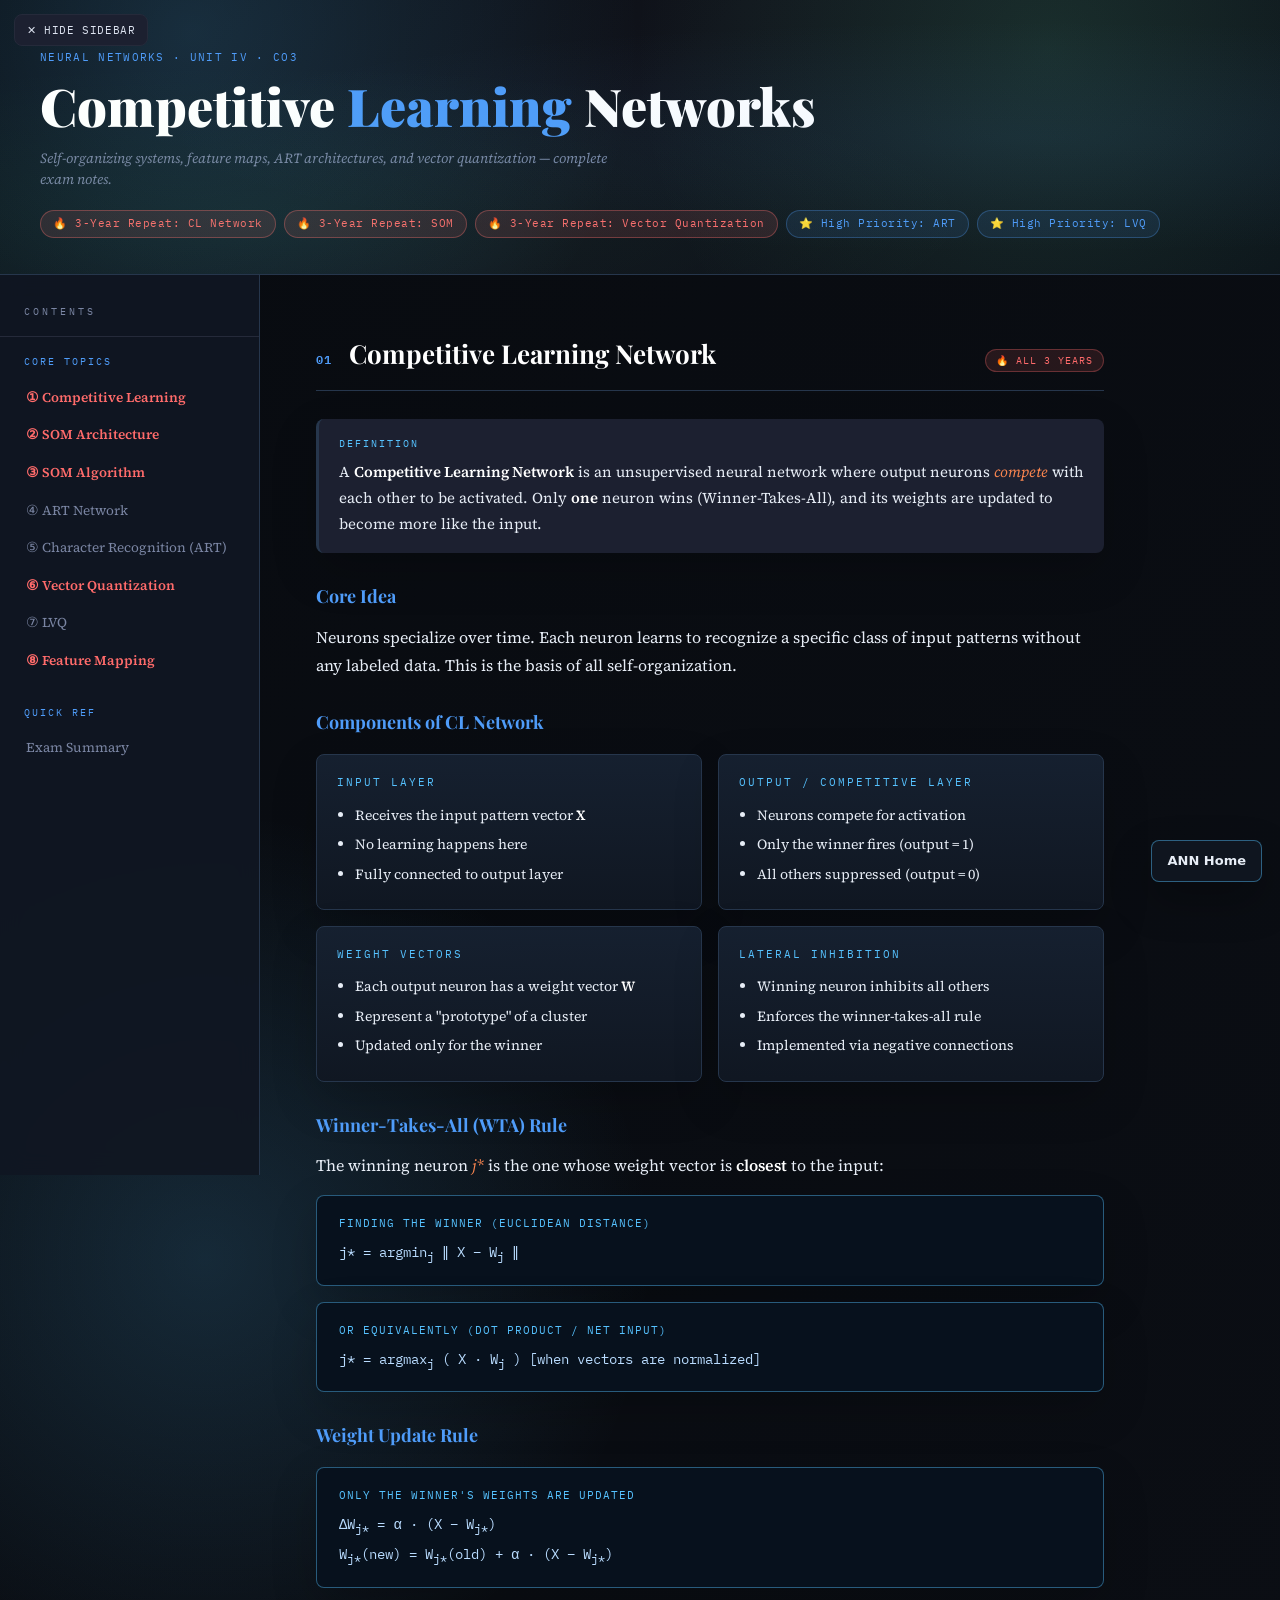
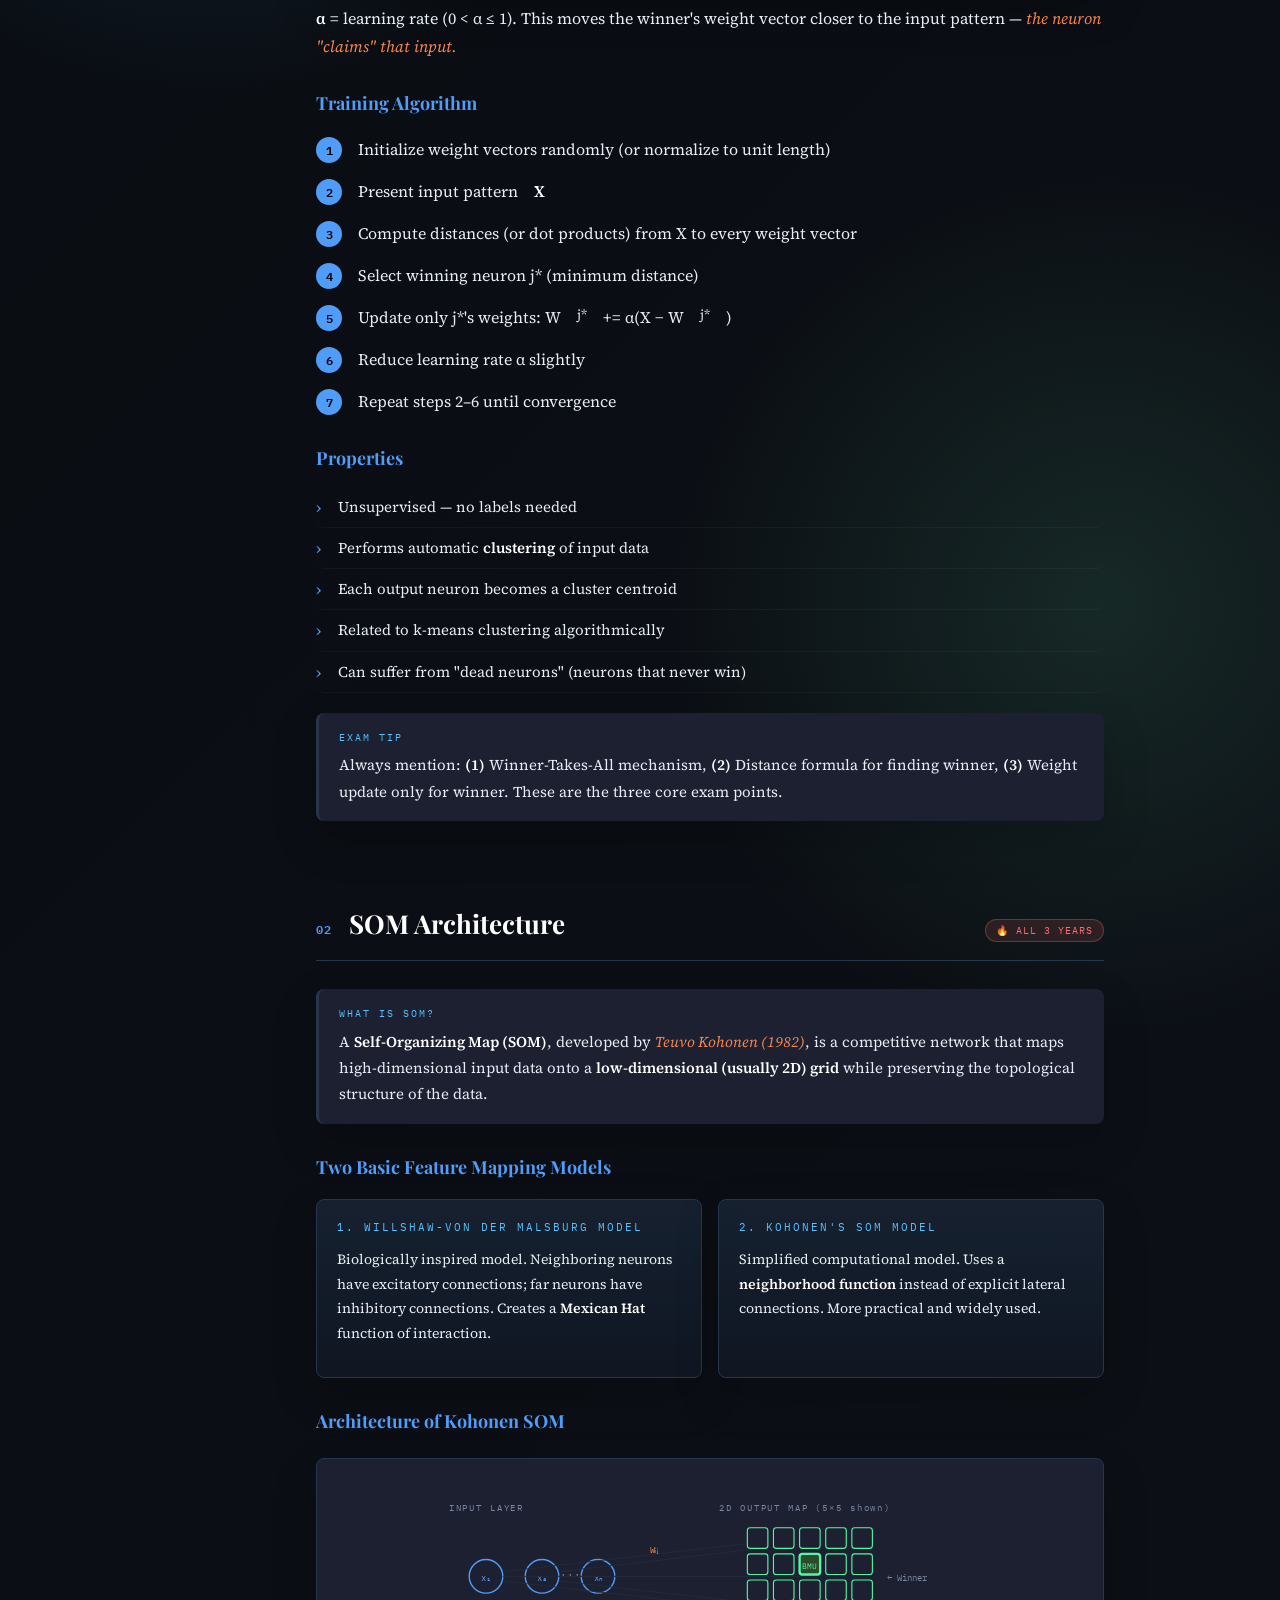
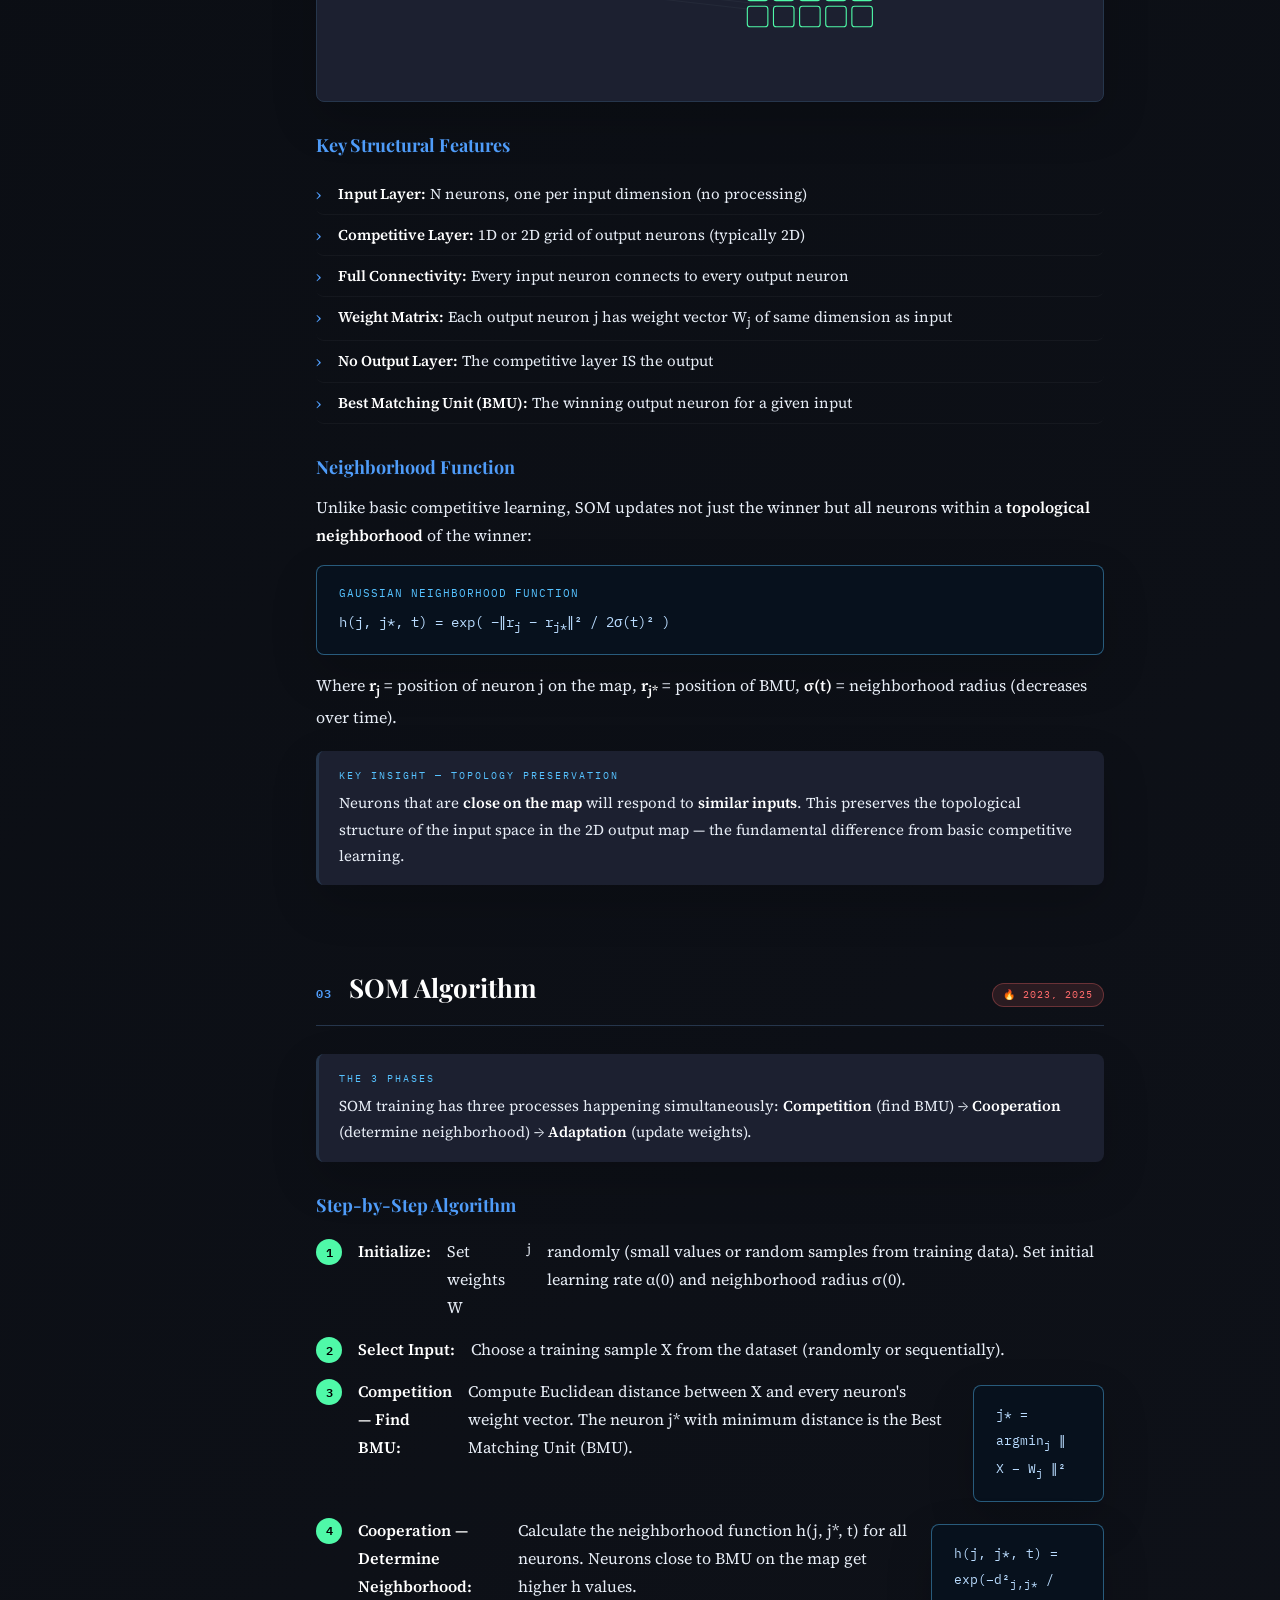
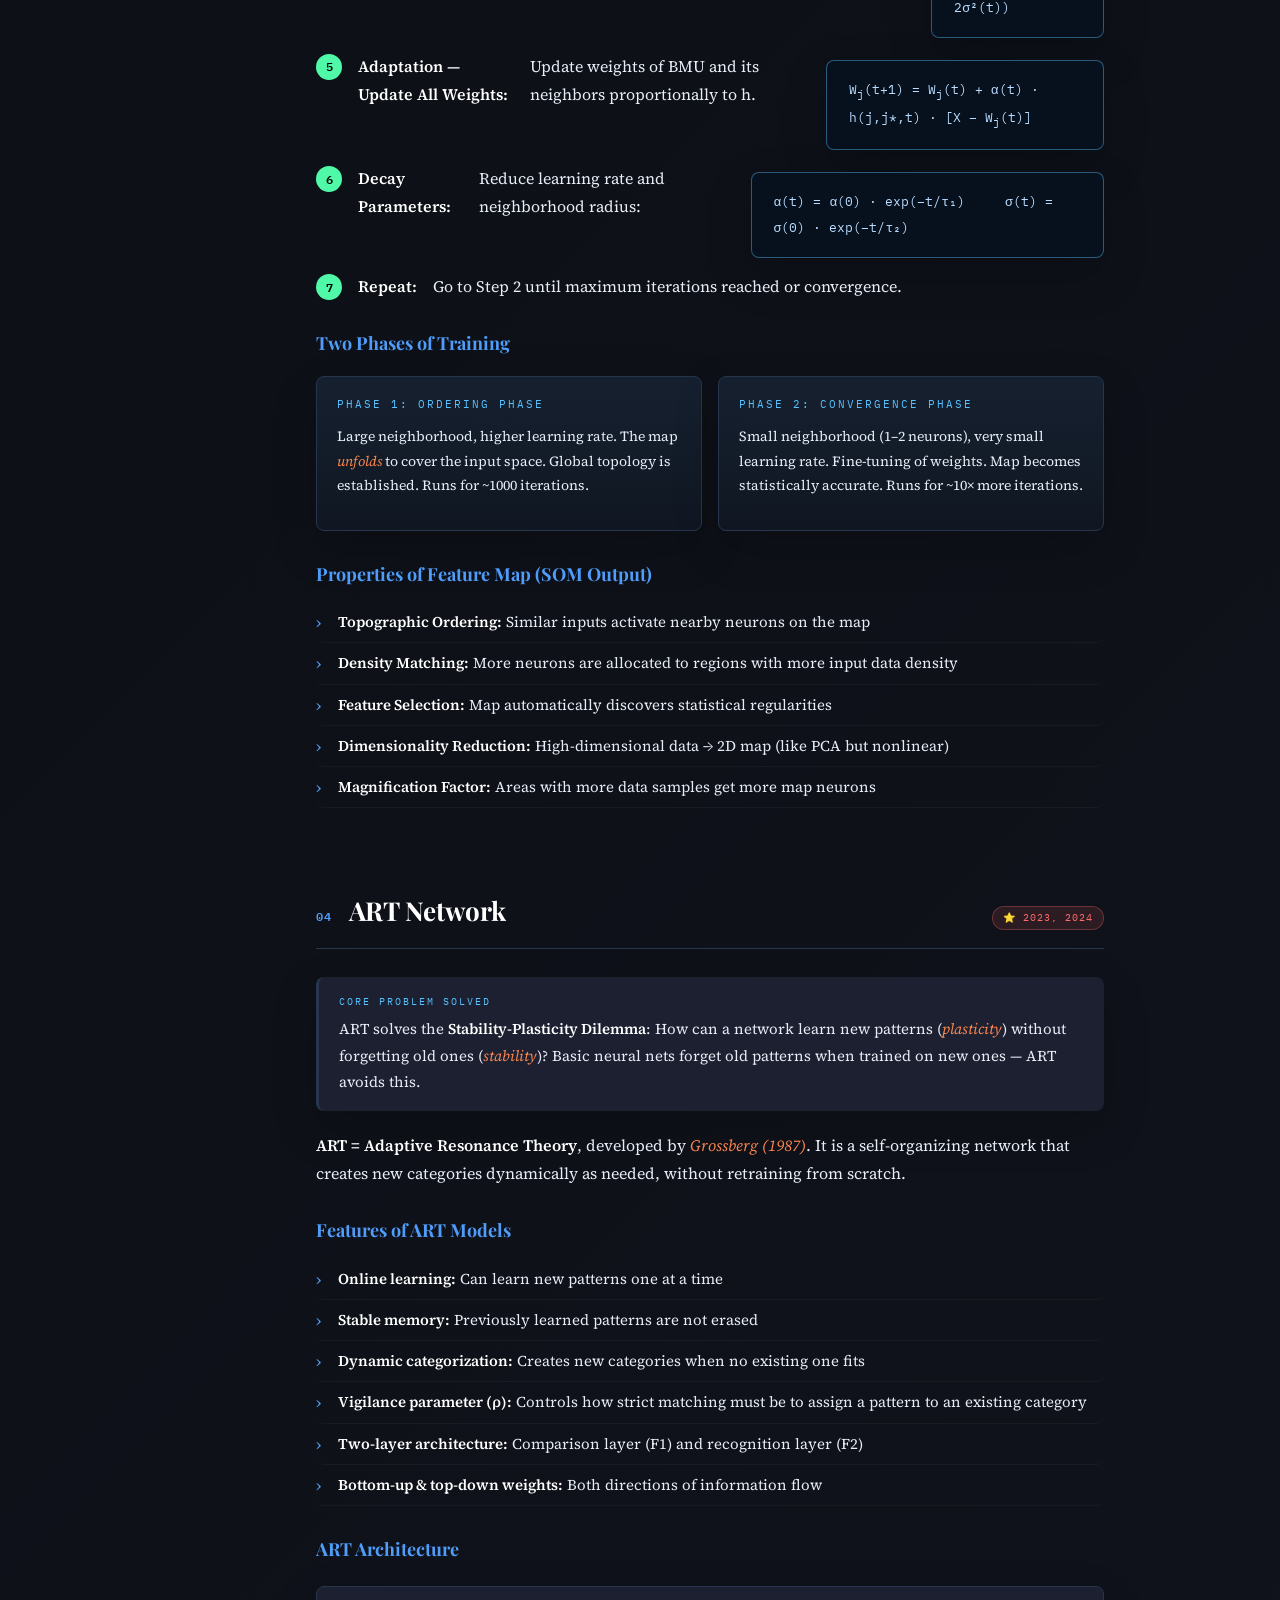
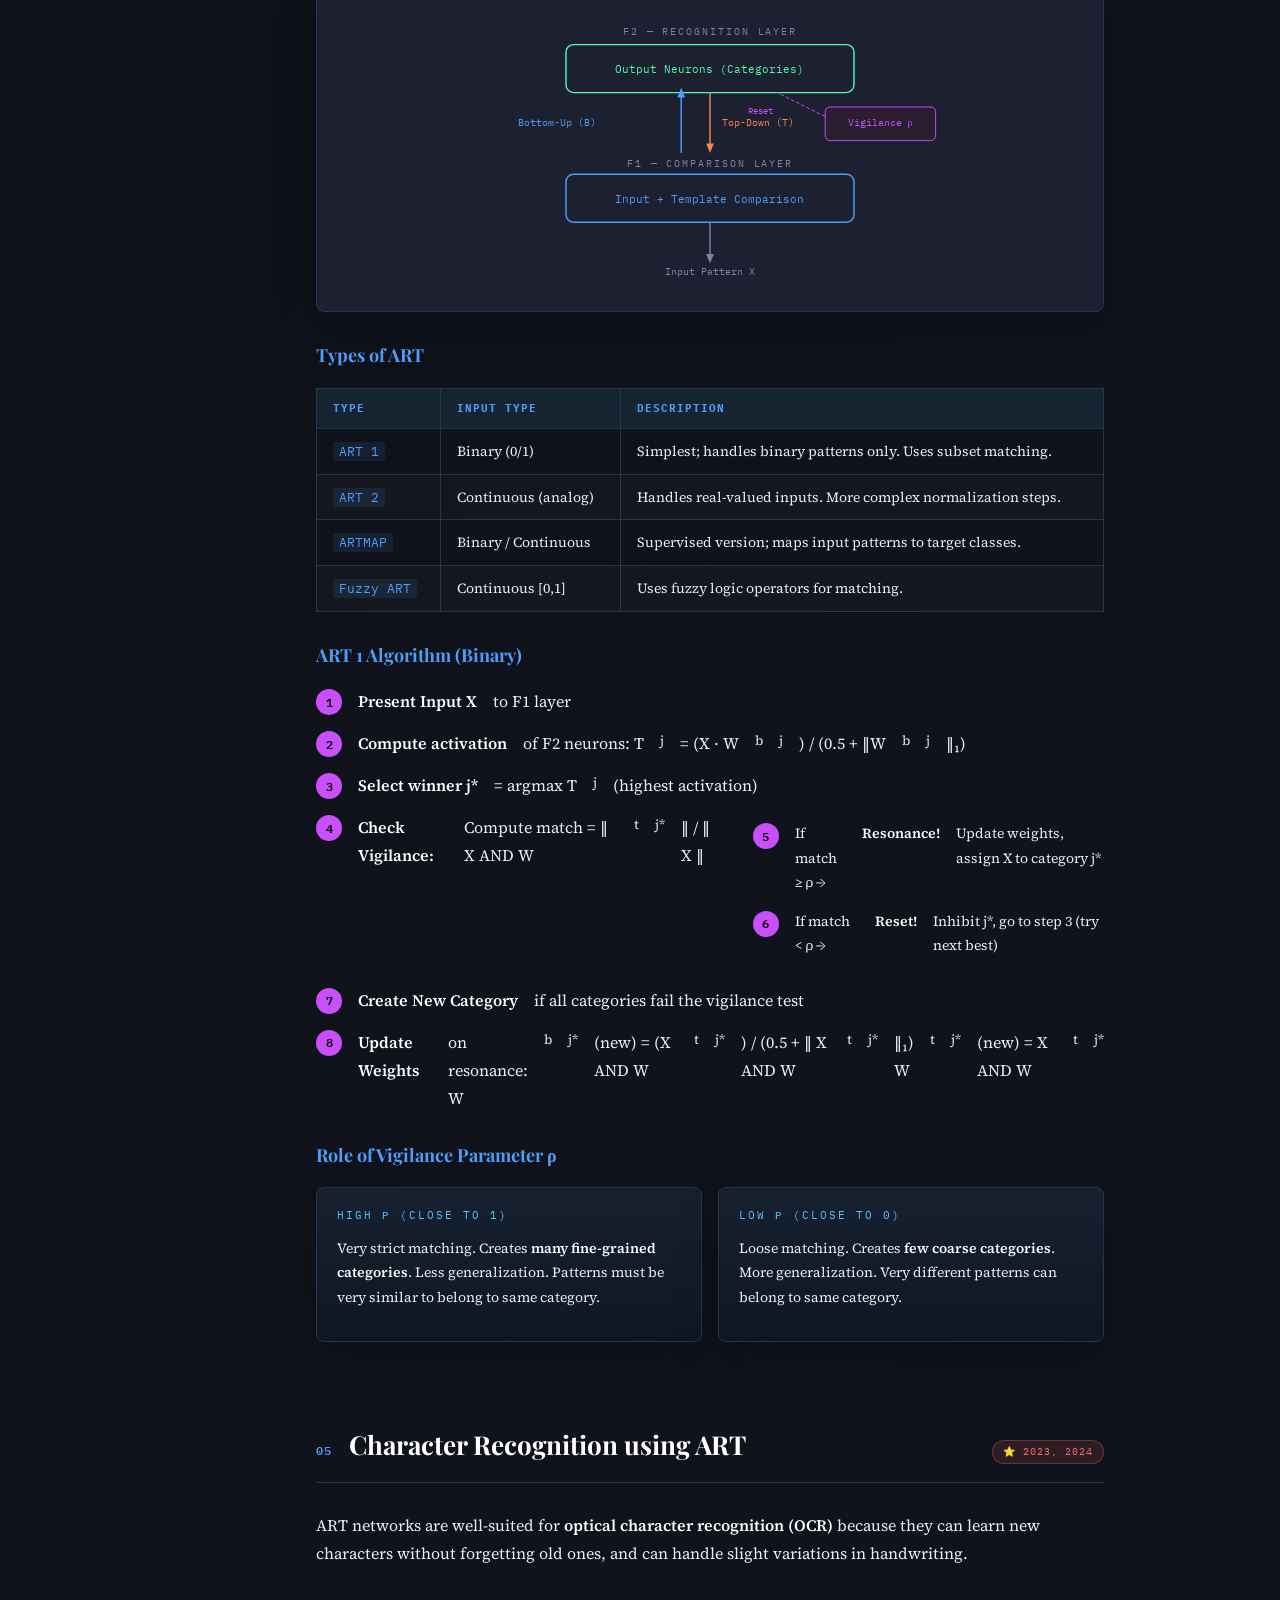
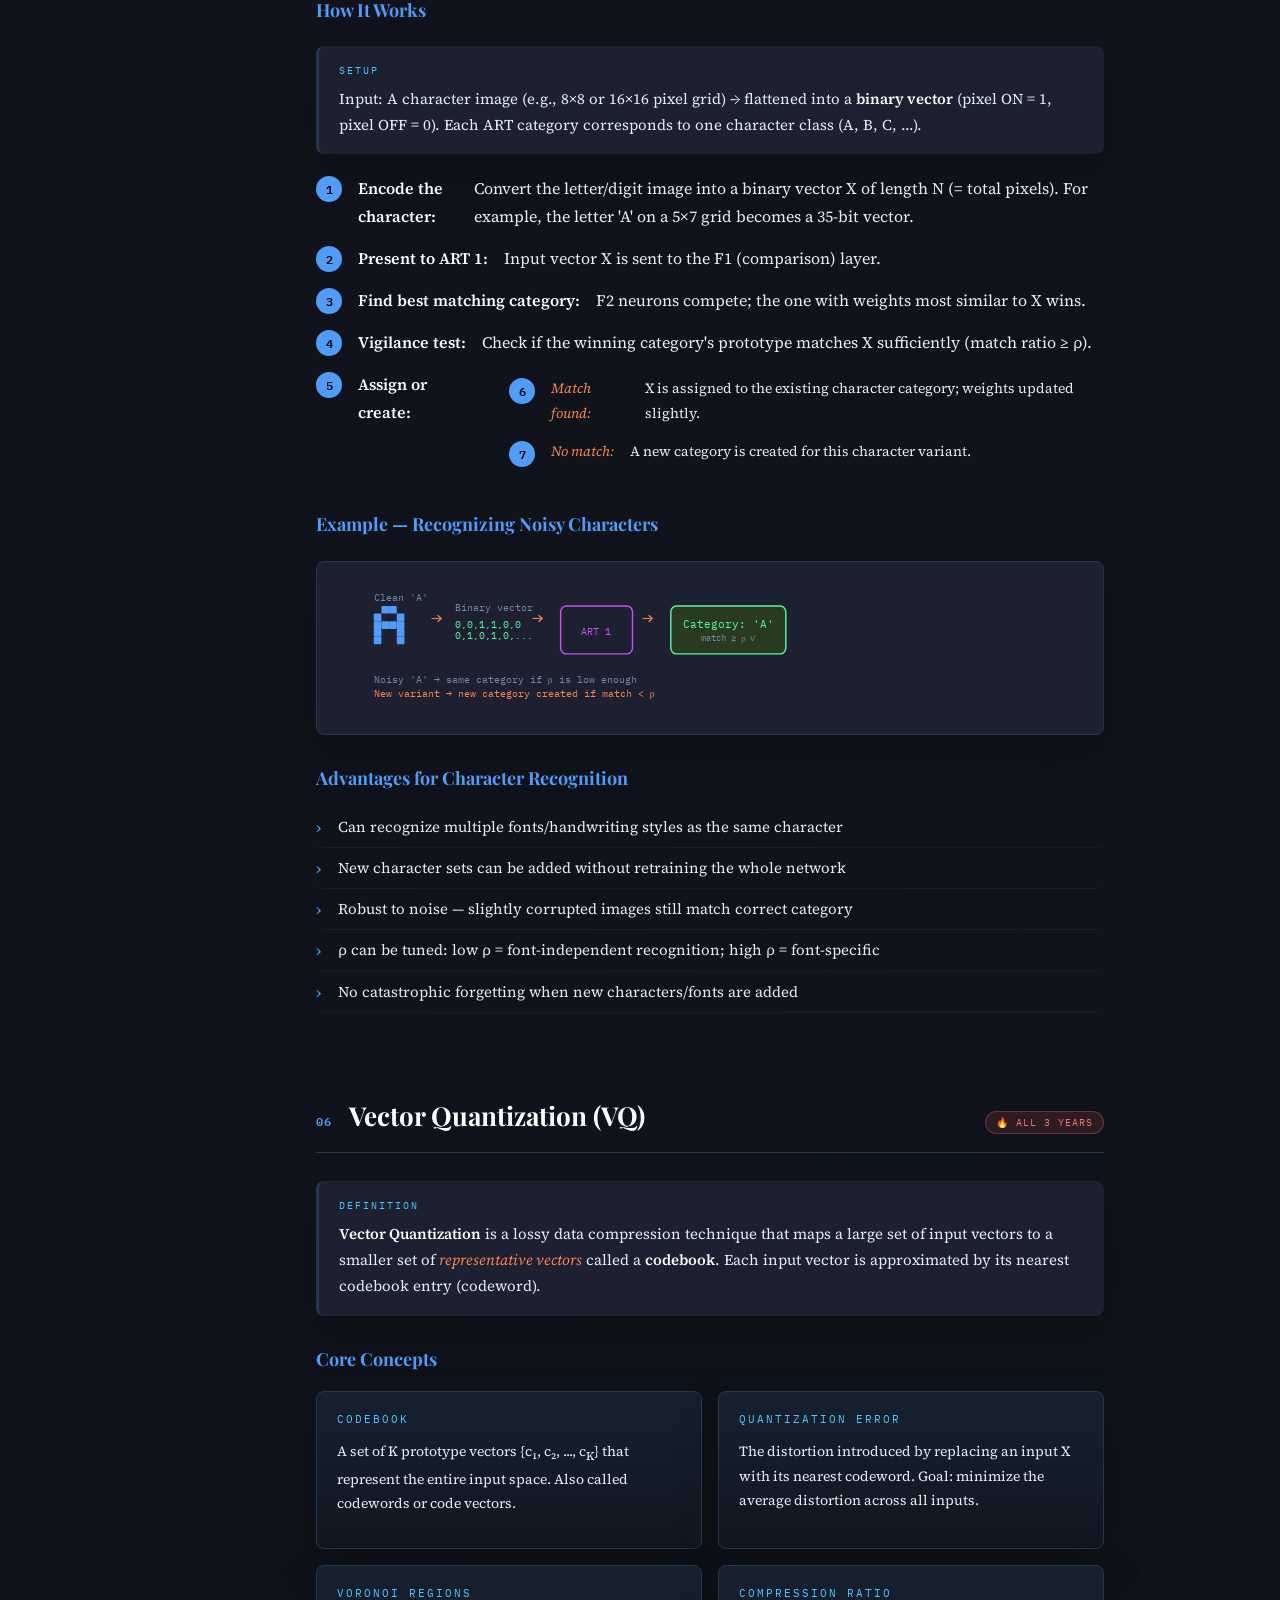
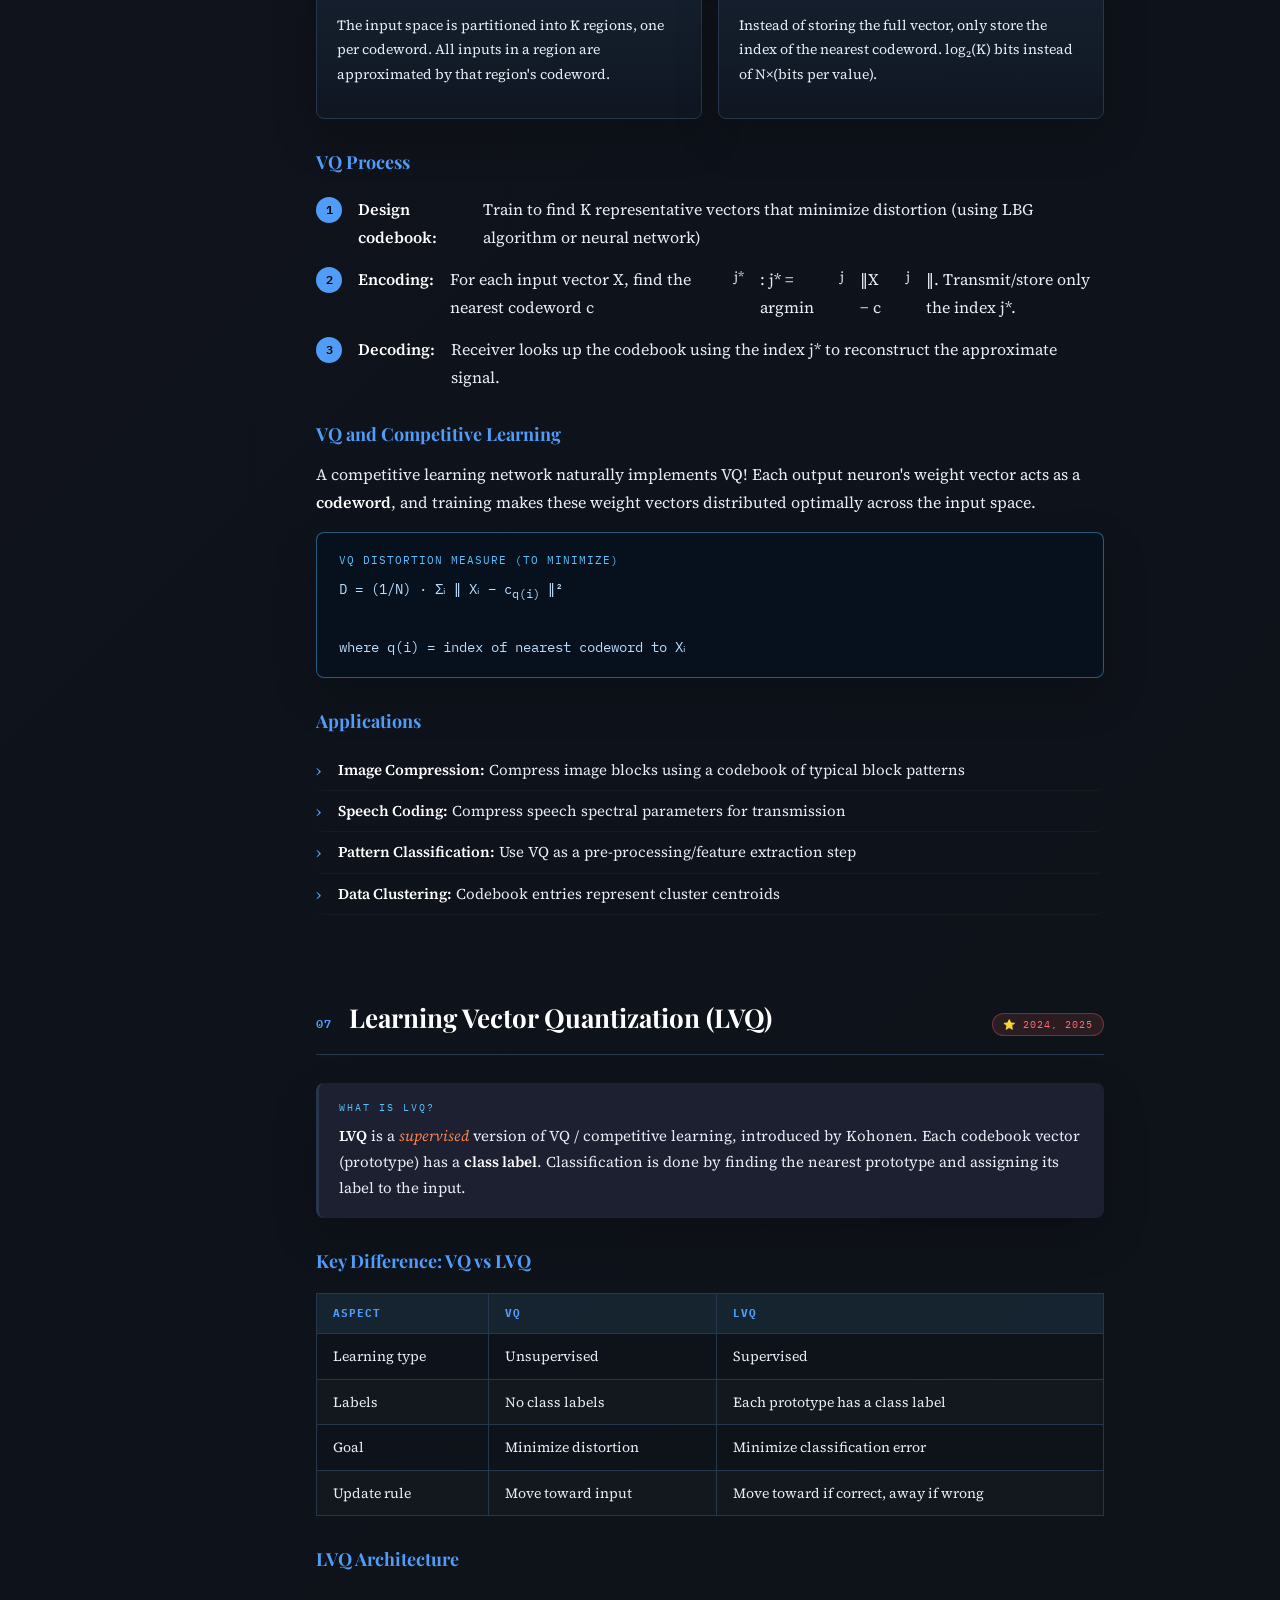
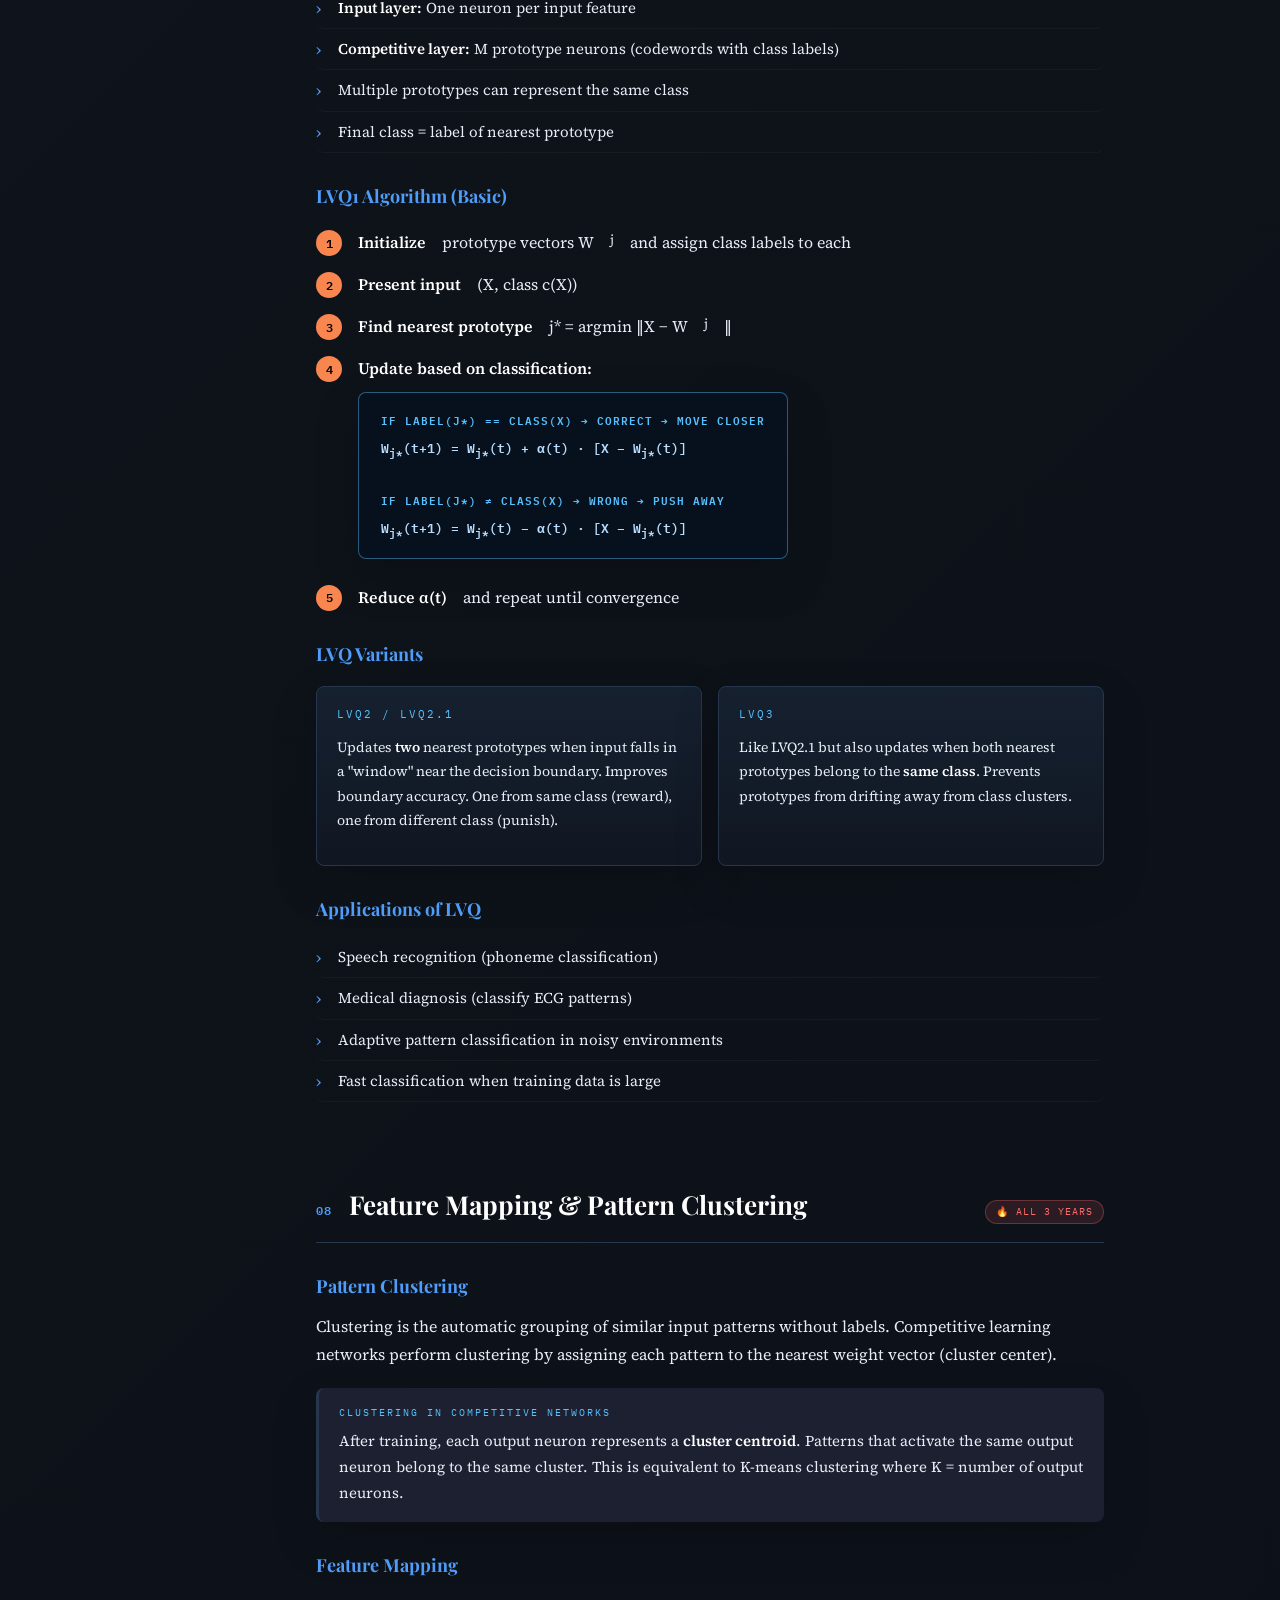
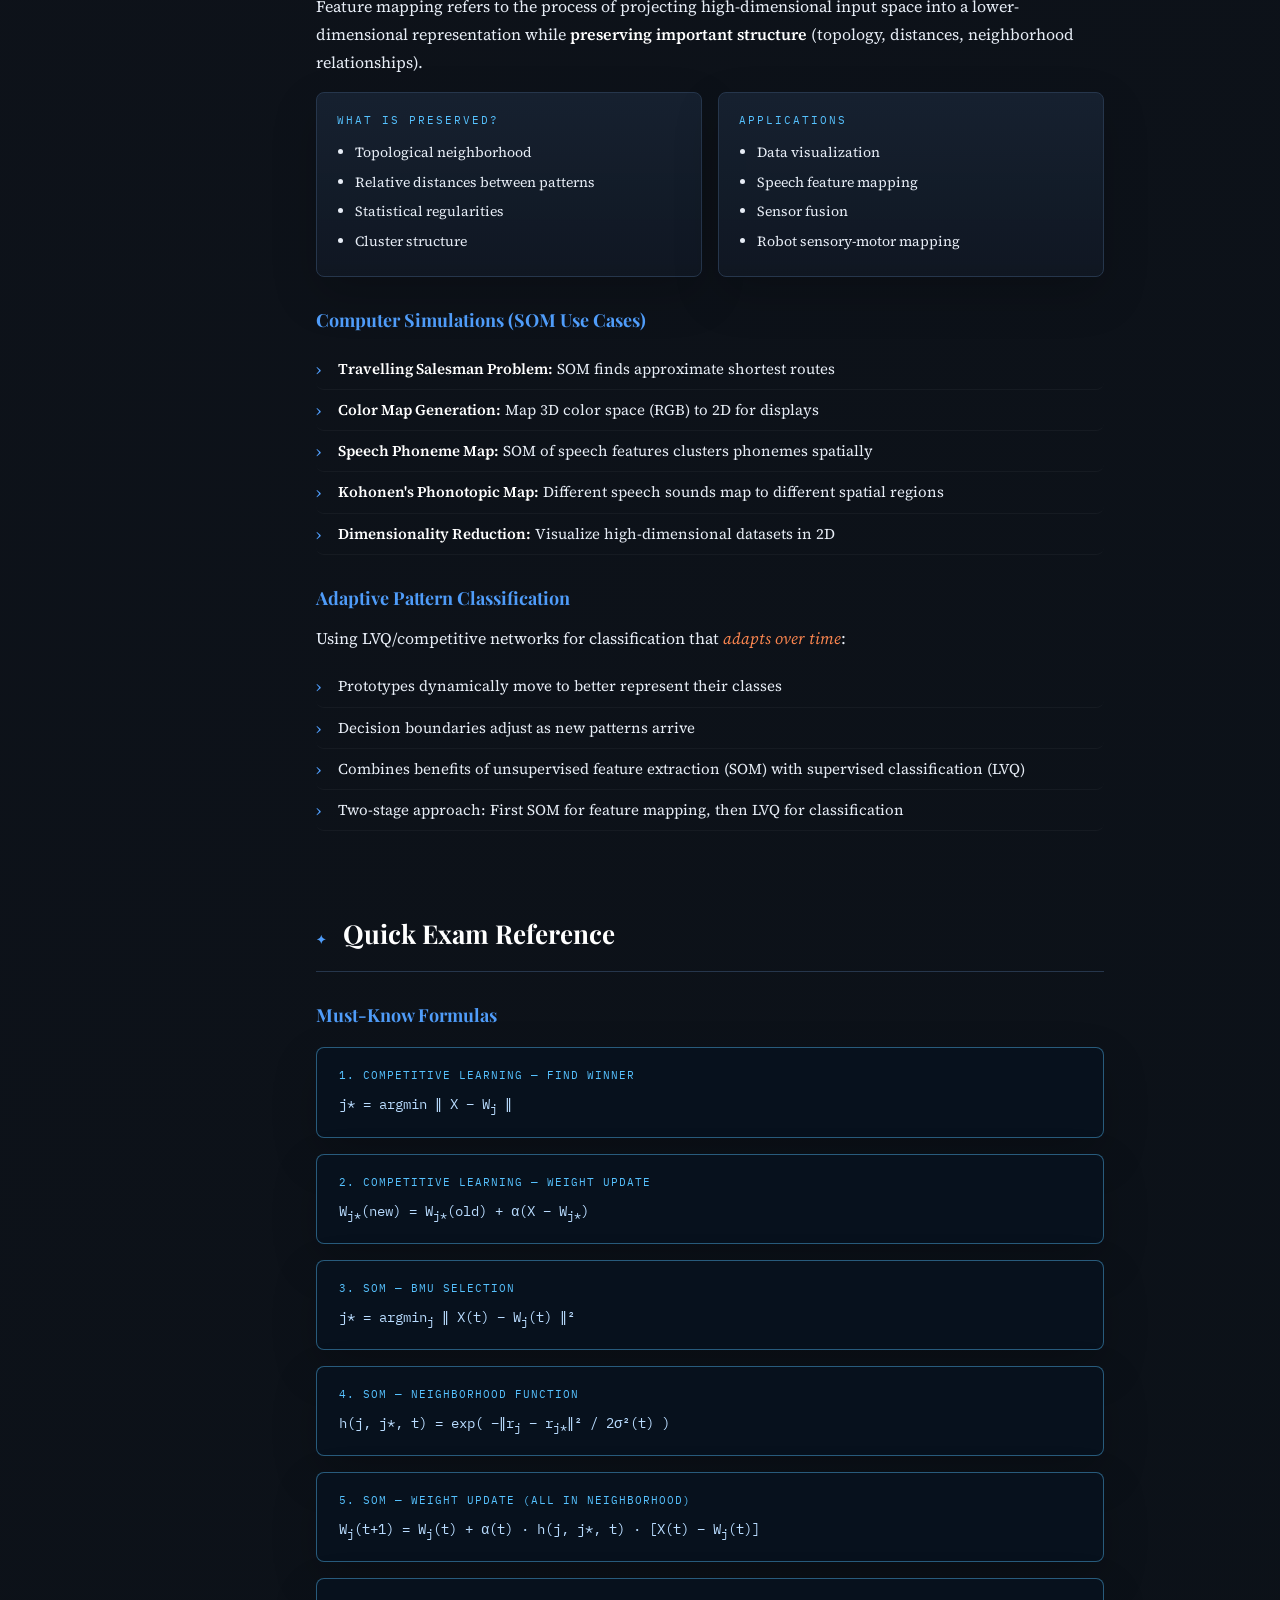
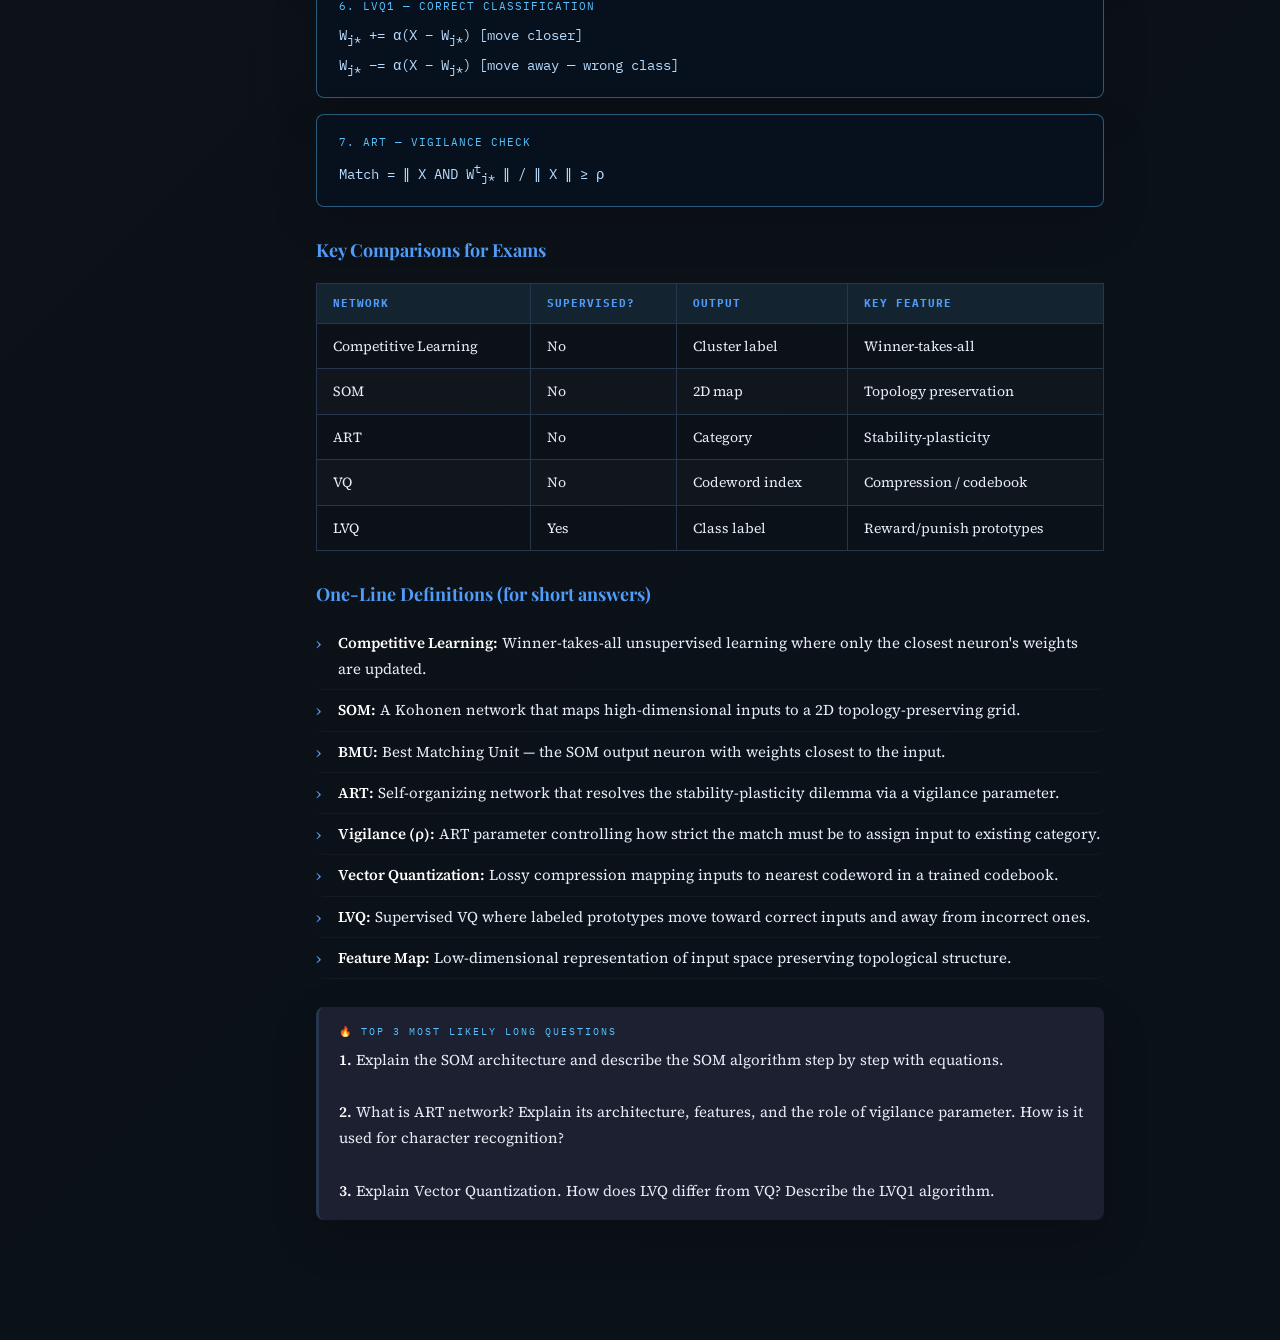
<file: unit4_competitive_learning_notes.html>
<!DOCTYPE html>
<html lang="en">
<head>
<meta charset="UTF-8">
<meta name="viewport" content="width=device-width, initial-scale=1.0">
<title>Unit IV – Competitive Learning Networks</title>
<link href="https://fonts.googleapis.com/css2?family=Playfair+Display:wght@700;900&family=IBM+Plex+Mono:wght@400;600&family=Source+Serif+4:ital,wght@0,300;0,400;0,600;1,300&display=swap" rel="stylesheet">
<link rel="stylesheet" href="study-ui.css">
<style>
  :root {
    --bg: #0d0f14;
    --surface: #141720;
    --surface2: #1c2030;
    --border: #252a3a;
    --accent: #4f9cf9;
    --accent2: #f9854f;
    --accent3: #4ff9a8;
    --accent4: #c84ff9;
    --text: #dde3f0;
    --text-muted: #7a85a3;
    --heading: #ffffff;
    --tag-bg: #1e2a42;
    --hot: #ff6b6b;
  }

  * { margin: 0; padding: 0; box-sizing: border-box; }

  html { scroll-behavior: smooth; }

  body {
    background: var(--bg);
    color: var(--text);
    font-family: 'Source Serif 4', Georgia, serif;
    font-size: 16px;
    line-height: 1.75;
  }

  /* ── TOP BANNER ── */
  .banner {
    background: linear-gradient(135deg, #0a0e1a 0%, #111827 50%, #0d1421 100%);
    border-bottom: 1px solid var(--border);
    padding: 48px 40px 36px;
    position: relative;
    overflow: hidden;
  }
  .banner::before {
    content: '';
    position: absolute; inset: 0;
    background: radial-gradient(ellipse at 80% 50%, rgba(79,156,249,0.08) 0%, transparent 60%),
                radial-gradient(ellipse at 20% 80%, rgba(79,249,168,0.06) 0%, transparent 50%);
    pointer-events: none;
  }
  .banner-label {
    font-family: 'IBM Plex Mono', monospace;
    font-size: 11px;
    letter-spacing: 3px;
    text-transform: uppercase;
    color: var(--accent);
    margin-bottom: 10px;
  }
  .banner h1 {
    font-family: 'Playfair Display', serif;
    font-size: clamp(28px, 5vw, 52px);
    font-weight: 900;
    color: var(--heading);
    line-height: 1.1;
    margin-bottom: 14px;
  }
  .banner h1 span { color: var(--accent); }
  .banner-sub {
    font-size: 14px;
    color: var(--text-muted);
    font-style: italic;
    max-width: 600px;
    line-height: 1.5;
  }
  .hot-tags {
    display: flex; flex-wrap: wrap; gap: 8px;
    margin-top: 20px;
  }
  .hot-tag {
    background: rgba(255,107,107,0.12);
    border: 1px solid rgba(255,107,107,0.35);
    color: var(--hot);
    padding: 3px 12px;
    border-radius: 20px;
    font-family: 'IBM Plex Mono', monospace;
    font-size: 11px;
    letter-spacing: 0.5px;
  }
  .hot-tag.blue {
    background: rgba(79,156,249,0.1);
    border-color: rgba(79,156,249,0.3);
    color: var(--accent);
  }

  /* ── LAYOUT ── */
  .layout {
    display: flex;
    min-height: calc(100vh - 180px);
  }

  /* ── SIDEBAR ── */
  .sidebar {
    width: 260px;
    flex-shrink: 0;
    background: var(--surface);
    border-right: 1px solid var(--border);
    padding: 28px 0;
    position: sticky;
    top: 0;
    height: 100vh;
    overflow-y: auto;
    transition: width .28s ease, transform .28s ease, padding .28s ease, border-color .28s ease;
  }
  .sidebar-title {
    font-family: 'IBM Plex Mono', monospace;
    font-size: 10px;
    letter-spacing: 3px;
    text-transform: uppercase;
    color: var(--text-muted);
    padding: 0 24px 16px;
    border-bottom: 1px solid var(--border);
  }
  .nav-section {
    padding: 16px 24px 8px;
    font-family: 'IBM Plex Mono', monospace;
    font-size: 10px;
    letter-spacing: 2px;
    text-transform: uppercase;
    color: var(--accent);
  }
  .nav-item {
    display: block;
    padding: 7px 24px;
    color: var(--text-muted);
    text-decoration: none;
    font-size: 13.5px;
    font-family: 'Source Serif 4', serif;
    transition: all 0.2s;
    border-left: 2px solid transparent;
  }
  .nav-item:hover {
    color: var(--text);
    background: var(--surface2);
    border-left-color: var(--accent);
  }
  .nav-item.hot {
    color: var(--hot);
    font-weight: 600;
  }
  .nav-item.hot:hover { border-left-color: var(--hot); }

  /* ── MAIN ── */
  .main {
    flex: 1;
    padding: 48px 56px;
    max-width: 900px;
    transition: max-width .28s ease, padding .28s ease;
  }
  .sidebar-toggle {
    position: fixed;
    top: 14px;
    left: 14px;
    z-index: 230;
    background: var(--surface2);
    color: var(--text);
    border: 1px solid var(--border);
    border-radius: 8px;
    padding: 8px 12px;
    font-family: 'IBM Plex Mono', monospace;
    font-size: 11px;
    letter-spacing: 0.6px;
    text-transform: uppercase;
    cursor: pointer;
    transition: all 0.2s;
  }
  .sidebar-toggle:hover {
    color: var(--accent);
    border-color: var(--accent);
  }
  body.sidebar-hidden .sidebar {
    width: 0;
    padding: 0;
    border-right-color: transparent;
    transform: translateX(-100%);
  }
  body.sidebar-hidden .sidebar > * {
    opacity: 0;
    pointer-events: none;
  }

  /* ── SECTIONS ── */
  .section {
    margin-bottom: 72px;
    padding-top: 8px;
  }
  .section-header {
    display: flex;
    align-items: baseline;
    gap: 16px;
    margin-bottom: 28px;
    padding-bottom: 14px;
    border-bottom: 1px solid var(--border);
  }
  .section-num {
    font-family: 'IBM Plex Mono', monospace;
    font-size: 12px;
    color: var(--accent);
    font-weight: 600;
  }
  .section h2 {
    font-family: 'Playfair Display', serif;
    font-size: 26px;
    font-weight: 700;
    color: var(--heading);
  }
  .exam-badge {
    margin-left: auto;
    background: rgba(255,107,107,0.12);
    border: 1px solid rgba(255,107,107,0.3);
    color: var(--hot);
    font-family: 'IBM Plex Mono', monospace;
    font-size: 10px;
    padding: 2px 10px;
    border-radius: 4px;
    white-space: nowrap;
    letter-spacing: 1px;
  }

  h3 {
    font-family: 'Playfair Display', serif;
    font-size: 18px;
    color: var(--accent);
    margin: 28px 0 10px;
    font-weight: 700;
  }
  h4 {
    font-family: 'IBM Plex Mono', monospace;
    font-size: 13px;
    color: var(--accent3);
    letter-spacing: 1px;
    text-transform: uppercase;
    margin: 20px 0 8px;
  }

  p { margin-bottom: 14px; }

  /* ── CALLOUT BOXES ── */
  .callout {
    border-left: 3px solid var(--accent);
    background: var(--surface2);
    border-radius: 0 8px 8px 0;
    padding: 16px 20px;
    margin: 20px 0;
    font-size: 15px;
  }
  .callout.green { border-color: var(--accent3); }
  .callout.orange { border-color: var(--accent2); }
  .callout.purple { border-color: var(--accent4); }
  .callout.red { border-color: var(--hot); }
  .callout-label {
    font-family: 'IBM Plex Mono', monospace;
    font-size: 10px;
    letter-spacing: 2px;
    text-transform: uppercase;
    margin-bottom: 6px;
    color: var(--accent);
  }
  .callout.green .callout-label { color: var(--accent3); }
  .callout.orange .callout-label { color: var(--accent2); }
  .callout.purple .callout-label { color: var(--accent4); }
  .callout.red .callout-label { color: var(--hot); }

  /* ── FORMULA BLOCKS ── */
  .formula {
    background: #0a0d14;
    border: 1px solid var(--border);
    border-radius: 8px;
    padding: 16px 22px;
    margin: 16px 0;
    font-family: 'IBM Plex Mono', monospace;
    font-size: 14px;
    color: var(--accent3);
    overflow-x: auto;
    line-height: 2;
  }
  .formula .label {
    color: var(--text-muted);
    font-size: 11px;
    display: block;
    margin-bottom: 4px;
    letter-spacing: 1px;
    text-transform: uppercase;
  }

  /* ── STEPS ── */
  .steps {
    counter-reset: step;
    list-style: none;
    margin: 16px 0;
  }
  .steps li {
    counter-increment: step;
    display: flex;
    gap: 16px;
    margin-bottom: 14px;
    align-items: flex-start;
  }
  .steps li::before {
    content: counter(step);
    background: var(--accent);
    color: #000;
    width: 26px;
    height: 26px;
    border-radius: 50%;
    display: flex;
    align-items: center;
    justify-content: center;
    font-family: 'IBM Plex Mono', monospace;
    font-size: 12px;
    font-weight: 600;
    flex-shrink: 0;
    margin-top: 2px;
  }
  .steps.green li::before { background: var(--accent3); }
  .steps.orange li::before { background: var(--accent2); }
  .steps.purple li::before { background: var(--accent4); }

  /* ── GRID ── */
  .grid-2 {
    display: grid;
    grid-template-columns: 1fr 1fr;
    gap: 16px;
    margin: 16px 0;
  }
  .card {
    background: var(--surface2);
    border: 1px solid var(--border);
    border-radius: 10px;
    padding: 18px 20px;
  }
  .card-title {
    font-family: 'IBM Plex Mono', monospace;
    font-size: 11px;
    letter-spacing: 2px;
    text-transform: uppercase;
    color: var(--accent);
    margin-bottom: 10px;
  }
  .card p, .card ul { font-size: 14px; }
  .card ul { padding-left: 18px; }
  .card ul li { margin-bottom: 5px; }

  /* ── TABLE ── */
  table {
    width: 100%;
    border-collapse: collapse;
    margin: 16px 0;
    font-size: 14px;
  }
  th {
    background: var(--surface2);
    border: 1px solid var(--border);
    padding: 10px 16px;
    font-family: 'IBM Plex Mono', monospace;
    font-size: 11px;
    letter-spacing: 1px;
    text-transform: uppercase;
    color: var(--accent);
    text-align: left;
  }
  td {
    border: 1px solid var(--border);
    padding: 10px 16px;
    vertical-align: top;
  }
  tr:nth-child(even) td { background: rgba(255,255,255,0.02); }

  /* ── DIAGRAM ── */
  .diagram-box {
    background: var(--surface2);
    border: 1px solid var(--border);
    border-radius: 10px;
    padding: 24px;
    margin: 20px 0;
    text-align: center;
    font-family: 'IBM Plex Mono', monospace;
    font-size: 13px;
  }

  /* ── HIGHLIGHT ── */
  strong { color: var(--heading); font-weight: 600; }
  em { color: var(--accent2); font-style: italic; }
  code {
    font-family: 'IBM Plex Mono', monospace;
    background: rgba(79,156,249,0.1);
    color: var(--accent);
    padding: 1px 6px;
    border-radius: 3px;
    font-size: 13px;
  }

  /* ── DIVIDER ── */
  .divider {
    border: none;
    border-top: 1px solid var(--border);
    margin: 32px 0;
  }

  /* ── KEY POINT LIST ── */
  .key-list {
    list-style: none;
    padding: 0;
    margin: 12px 0;
  }
  .key-list li {
    padding: 7px 0 7px 22px;
    position: relative;
    font-size: 15px;
    border-bottom: 1px solid rgba(255,255,255,0.04);
  }
  .key-list li::before {
    content: '›';
    position: absolute;
    left: 0;
    color: var(--accent);
    font-size: 18px;
    line-height: 1.4;
  }

  /* ── RESPONSIVE ── */
  @media (max-width: 900px) {
    .sidebar {
      position: fixed;
      left: 0;
      top: 0;
      width: min(280px, 85vw);
      z-index: 150;
      box-shadow: 8px 0 20px rgba(0,0,0,0.35);
    }
    .main { padding: 24px 20px; }
    .grid-2 { grid-template-columns: 1fr; }
    .sidebar-toggle { top: 12px; left: 12px; }
  }

  /* ── SCROLL BAR ── */
  ::-webkit-scrollbar { width: 6px; height: 6px; }
  ::-webkit-scrollbar-track { background: var(--bg); }
  ::-webkit-scrollbar-thumb { background: var(--border); border-radius: 3px; }
</style>
</head>
<body>
<a class="study-home" href="index.html" aria-label="Back to ANN study homepage">ANN Home</a>
<button class="sidebar-toggle" id="sidebarToggle" type="button" aria-expanded="true">✕ Hide Sidebar</button>

<!-- TOP BANNER -->
<div class="banner">
  <div class="banner-label">Neural Networks · Unit IV · CO3</div>
  <h1>Competitive <span>Learning</span> Networks</h1>
  <div class="banner-sub">Self-organizing systems, feature maps, ART architectures, and vector quantization — complete exam notes.</div>
  <div class="hot-tags">
    <span class="hot-tag">🔥 3-Year Repeat: CL Network</span>
    <span class="hot-tag">🔥 3-Year Repeat: SOM</span>
    <span class="hot-tag">🔥 3-Year Repeat: Vector Quantization</span>
    <span class="hot-tag blue">⭐ High Priority: ART</span>
    <span class="hot-tag blue">⭐ High Priority: LVQ</span>
  </div>
</div>

<div class="layout">

<!-- SIDEBAR NAV -->
<nav class="sidebar">
  <div class="sidebar-title">Contents</div>
  <div class="nav-section">Core Topics</div>
  <a class="nav-item hot" href="#cl">① Competitive Learning</a>
  <a class="nav-item hot" href="#som">② SOM Architecture</a>
  <a class="nav-item hot" href="#som-algo">③ SOM Algorithm</a>
  <a class="nav-item" href="#art">④ ART Network</a>
  <a class="nav-item" href="#char-art">⑤ Character Recognition (ART)</a>
  <a class="nav-item hot" href="#vq">⑥ Vector Quantization</a>
  <a class="nav-item" href="#lvq">⑦ LVQ</a>
  <a class="nav-item hot" href="#feature">⑧ Feature Mapping</a>
  <div class="nav-section" style="margin-top:8px">Quick Ref</div>
  <a class="nav-item" href="#summary">Exam Summary</a>
</nav>

<!-- MAIN CONTENT -->
<main class="main">

  <!-- ══════════════════════════════════════════
       SECTION 1 — COMPETITIVE LEARNING
  ══════════════════════════════════════════ -->
  <div class="section" id="cl">
    <div class="section-header">
      <span class="section-num">01</span>
      <h2>Competitive Learning Network</h2>
      <span class="exam-badge">🔥 ALL 3 YEARS</span>
    </div>

    <div class="callout">
      <div class="callout-label">Definition</div>
      A <strong>Competitive Learning Network</strong> is an unsupervised neural network where output neurons <em>compete</em> with each other to be activated. Only <strong>one</strong> neuron wins (Winner-Takes-All), and its weights are updated to become more like the input.
    </div>

    <h3>Core Idea</h3>
    <p>Neurons specialize over time. Each neuron learns to recognize a specific class of input patterns without any labeled data. This is the basis of all self-organization.</p>

    <h3>Components of CL Network</h3>
    <div class="grid-2">
      <div class="card">
        <div class="card-title">Input Layer</div>
        <ul>
          <li>Receives the input pattern vector <strong>X</strong></li>
          <li>No learning happens here</li>
          <li>Fully connected to output layer</li>
        </ul>
      </div>
      <div class="card">
        <div class="card-title">Output / Competitive Layer</div>
        <ul>
          <li>Neurons compete for activation</li>
          <li>Only the winner fires (output = 1)</li>
          <li>All others suppressed (output = 0)</li>
        </ul>
      </div>
      <div class="card">
        <div class="card-title">Weight Vectors</div>
        <ul>
          <li>Each output neuron has a weight vector <strong>W</strong></li>
          <li>Represent a "prototype" of a cluster</li>
          <li>Updated only for the winner</li>
        </ul>
      </div>
      <div class="card">
        <div class="card-title">Lateral Inhibition</div>
        <ul>
          <li>Winning neuron inhibits all others</li>
          <li>Enforces the winner-takes-all rule</li>
          <li>Implemented via negative connections</li>
        </ul>
      </div>
    </div>

    <h3>Winner-Takes-All (WTA) Rule</h3>
    <p>The winning neuron <em>j*</em> is the one whose weight vector is <strong>closest</strong> to the input:</p>
    <div class="formula">
      <span class="label">Finding the Winner (Euclidean Distance)</span>
      j* = argmin<sub>j</sub> ‖ X − W<sub>j</sub> ‖
    </div>
    <div class="formula">
      <span class="label">OR equivalently (Dot Product / Net Input)</span>
      j* = argmax<sub>j</sub> ( X · W<sub>j</sub> )   [when vectors are normalized]
    </div>

    <h3>Weight Update Rule</h3>
    <div class="formula">
      <span class="label">Only the winner's weights are updated</span>
      ΔW<sub>j*</sub> = α · (X − W<sub>j*</sub>)
      <br>
      W<sub>j*</sub>(new) = W<sub>j*</sub>(old) + α · (X − W<sub>j*</sub>)
    </div>
    <p><strong>α</strong> = learning rate (0 &lt; α ≤ 1). This moves the winner's weight vector closer to the input pattern — <em>the neuron "claims" that input.</em></p>

    <h3>Training Algorithm</h3>
    <ol class="steps">
      <li>Initialize weight vectors randomly (or normalize to unit length)</li>
      <li>Present input pattern <strong>X</strong></li>
      <li>Compute distances (or dot products) from X to every weight vector</li>
      <li>Select winning neuron j* (minimum distance)</li>
      <li>Update only j*'s weights: W<sub>j*</sub> += α(X − W<sub>j*</sub>)</li>
      <li>Reduce learning rate α slightly</li>
      <li>Repeat steps 2–6 until convergence</li>
    </ol>

    <h3>Properties</h3>
    <ul class="key-list">
      <li>Unsupervised — no labels needed</li>
      <li>Performs automatic <strong>clustering</strong> of input data</li>
      <li>Each output neuron becomes a cluster centroid</li>
      <li>Related to k-means clustering algorithmically</li>
      <li>Can suffer from "dead neurons" (neurons that never win)</li>
    </ul>

    <div class="callout orange">
      <div class="callout-label">Exam Tip</div>
      Always mention: <strong>(1)</strong> Winner-Takes-All mechanism, <strong>(2)</strong> Distance formula for finding winner, <strong>(3)</strong> Weight update only for winner. These are the three core exam points.
    </div>
  </div>

  <!-- ══════════════════════════════════════════
       SECTION 2 — SOM ARCHITECTURE
  ══════════════════════════════════════════ -->
  <div class="section" id="som">
    <div class="section-header">
      <span class="section-num">02</span>
      <h2>SOM Architecture</h2>
      <span class="exam-badge">🔥 ALL 3 YEARS</span>
    </div>

    <div class="callout green">
      <div class="callout-label">What is SOM?</div>
      A <strong>Self-Organizing Map (SOM)</strong>, developed by <em>Teuvo Kohonen (1982)</em>, is a competitive network that maps high-dimensional input data onto a <strong>low-dimensional (usually 2D) grid</strong> while preserving the topological structure of the data.
    </div>

    <h3>Two Basic Feature Mapping Models</h3>
    <div class="grid-2">
      <div class="card">
        <div class="card-title" style="color: var(--accent3)">1. Willshaw-von der Malsburg Model</div>
        <p style="font-size:14px">Biologically inspired model. Neighboring neurons have excitatory connections; far neurons have inhibitory connections. Creates a <strong>Mexican Hat</strong> function of interaction.</p>
      </div>
      <div class="card">
        <div class="card-title" style="color: var(--accent2)">2. Kohonen's SOM Model</div>
        <p style="font-size:14px">Simplified computational model. Uses a <strong>neighborhood function</strong> instead of explicit lateral connections. More practical and widely used.</p>
      </div>
    </div>

    <h3>Architecture of Kohonen SOM</h3>
    <div class="diagram-box">
      <svg viewBox="0 0 600 200" xmlns="http://www.w3.org/2000/svg" style="max-width:560px; width:100%;">
        <!-- Input layer -->
        <text x="20" y="30" fill="#7a85a3" font-family="IBM Plex Mono" font-size="10" letter-spacing="2">INPUT LAYER</text>
        <circle cx="60" cy="100" r="18" fill="#1c2030" stroke="#4f9cf9" stroke-width="1.5"/>
        <text x="60" y="105" fill="#4f9cf9" font-family="IBM Plex Mono" font-size="10" text-anchor="middle">x₁</text>
        <circle cx="120" cy="100" r="18" fill="#1c2030" stroke="#4f9cf9" stroke-width="1.5"/>
        <text x="120" y="105" fill="#4f9cf9" font-family="IBM Plex Mono" font-size="10" text-anchor="middle">x₂</text>
        <circle cx="180" cy="100" r="18" fill="#1c2030" stroke="#4f9cf9" stroke-width="1.5"/>
        <text x="180" y="105" fill="#4f9cf9" font-family="IBM Plex Mono" font-size="10" text-anchor="middle">xₙ</text>
        <text x="150" y="100" fill="#7a85a3" font-family="IBM Plex Mono" font-size="12" text-anchor="middle">...</text>
        <!-- Connections -->
        <line x1="78" y1="95" x2="340" y2="65" stroke="#252a3a" stroke-width="1"/>
        <line x1="78" y1="100" x2="340" y2="100" stroke="#252a3a" stroke-width="1"/>
        <line x1="78" y1="105" x2="340" y2="135" stroke="#252a3a" stroke-width="1"/>
        <line x1="138" y1="95" x2="400" y2="65" stroke="#252a3a" stroke-width="1"/>
        <line x1="138" y1="100" x2="400" y2="100" stroke="#252a3a" stroke-width="1"/>
        <line x1="138" y1="105" x2="400" y2="135" stroke="#252a3a" stroke-width="1"/>
        <!-- Output grid -->
        <text x="310" y="30" fill="#7a85a3" font-family="IBM Plex Mono" font-size="10" letter-spacing="2">2D OUTPUT MAP (5×5 shown)</text>
        <g fill="#1c2030" stroke="#4ff9a8" stroke-width="1.2">
          <rect x="340" y="48" width="22" height="22" rx="3"/><rect x="368" y="48" width="22" height="22" rx="3"/>
          <rect x="396" y="48" width="22" height="22" rx="3"/><rect x="424" y="48" width="22" height="22" rx="3"/>
          <rect x="452" y="48" width="22" height="22" rx="3"/>
          <rect x="340" y="76" width="22" height="22" rx="3"/><rect x="368" y="76" width="22" height="22" rx="3"/>
          <rect x="396" y="76" width="22" height="22" rx="3" fill="#2d4a2a" stroke="#4ff9a8" stroke-width="2.5"/>
          <rect x="424" y="76" width="22" height="22" rx="3"/><rect x="452" y="76" width="22" height="22" rx="3"/>
          <rect x="340" y="104" width="22" height="22" rx="3"/><rect x="368" y="104" width="22" height="22" rx="3"/>
          <rect x="396" y="104" width="22" height="22" rx="3"/><rect x="424" y="104" width="22" height="22" rx="3"/>
          <rect x="452" y="104" width="22" height="22" rx="3"/>
          <rect x="340" y="132" width="22" height="22" rx="3"/><rect x="368" y="132" width="22" height="22" rx="3"/>
          <rect x="396" y="132" width="22" height="22" rx="3"/><rect x="424" y="132" width="22" height="22" rx="3"/>
          <rect x="452" y="132" width="22" height="22" rx="3"/>
        </g>
        <text x="407" y="92" fill="#4ff9a8" font-family="IBM Plex Mono" font-size="9" text-anchor="middle">BMU</text>
        <!-- Weight label -->
        <text x="240" y="75" fill="#f9854f" font-family="IBM Plex Mono" font-size="10" text-anchor="middle">Wᵢⱼ</text>
        <!-- Arrow -->
        <text x="490" y="105" fill="#7a85a3" font-family="IBM Plex Mono" font-size="10">← Winner</text>
      </svg>
    </div>

    <h3>Key Structural Features</h3>
    <ul class="key-list">
      <li><strong>Input Layer:</strong> N neurons, one per input dimension (no processing)</li>
      <li><strong>Competitive Layer:</strong> 1D or 2D grid of output neurons (typically 2D)</li>
      <li><strong>Full Connectivity:</strong> Every input neuron connects to every output neuron</li>
      <li><strong>Weight Matrix:</strong> Each output neuron j has weight vector W<sub>j</sub> of same dimension as input</li>
      <li><strong>No Output Layer:</strong> The competitive layer IS the output</li>
      <li><strong>Best Matching Unit (BMU):</strong> The winning output neuron for a given input</li>
    </ul>

    <h3>Neighborhood Function</h3>
    <p>Unlike basic competitive learning, SOM updates not just the winner but all neurons within a <strong>topological neighborhood</strong> of the winner:</p>
    <div class="formula">
      <span class="label">Gaussian Neighborhood Function</span>
      h(j, j*, t) = exp( −‖r<sub>j</sub> − r<sub>j*</sub>‖² / 2σ(t)² )
    </div>
    <p>Where <strong>r<sub>j</sub></strong> = position of neuron j on the map, <strong>r<sub>j*</sub></strong> = position of BMU, <strong>σ(t)</strong> = neighborhood radius (decreases over time).</p>

    <div class="callout purple">
      <div class="callout-label">Key Insight — Topology Preservation</div>
      Neurons that are <strong>close on the map</strong> will respond to <strong>similar inputs</strong>. This preserves the topological structure of the input space in the 2D output map — the fundamental difference from basic competitive learning.
    </div>
  </div>

  <!-- ══════════════════════════════════════════
       SECTION 3 — SOM ALGORITHM
  ══════════════════════════════════════════ -->
  <div class="section" id="som-algo">
    <div class="section-header">
      <span class="section-num">03</span>
      <h2>SOM Algorithm</h2>
      <span class="exam-badge">🔥 2023, 2025</span>
    </div>

    <div class="callout">
      <div class="callout-label">The 3 Phases</div>
      SOM training has three processes happening simultaneously: <strong>Competition</strong> (find BMU) → <strong>Cooperation</strong> (determine neighborhood) → <strong>Adaptation</strong> (update weights).
    </div>

    <h3>Step-by-Step Algorithm</h3>
    <ol class="steps green">
      <li><strong>Initialize:</strong> Set weights W<sub>j</sub> randomly (small values or random samples from training data). Set initial learning rate α(0) and neighborhood radius σ(0).</li>
      <li><strong>Select Input:</strong> Choose a training sample X from the dataset (randomly or sequentially).</li>
      <li><strong>Competition — Find BMU:</strong> Compute Euclidean distance between X and every neuron's weight vector. The neuron j* with minimum distance is the Best Matching Unit (BMU).
        <div class="formula" style="margin: 8px 0 0 0; font-size:13px">j* = argmin<sub>j</sub> ‖ X − W<sub>j</sub> ‖²</div>
      </li>
      <li><strong>Cooperation — Determine Neighborhood:</strong> Calculate the neighborhood function h(j, j*, t) for all neurons. Neurons close to BMU on the map get higher h values.
        <div class="formula" style="margin: 8px 0 0 0; font-size:13px">h(j, j*, t) = exp(−d²<sub>j,j*</sub> / 2σ²(t))</div>
      </li>
      <li><strong>Adaptation — Update All Weights:</strong> Update weights of BMU and its neighbors proportionally to h.
        <div class="formula" style="margin: 8px 0 0 0; font-size:13px">W<sub>j</sub>(t+1) = W<sub>j</sub>(t) + α(t) · h(j,j*,t) · [X − W<sub>j</sub>(t)]</div>
      </li>
      <li><strong>Decay Parameters:</strong> Reduce learning rate and neighborhood radius:
        <div class="formula" style="margin: 8px 0 0 0; font-size:13px">α(t) = α(0) · exp(−t/τ₁)  &nbsp;&nbsp;&nbsp;  σ(t) = σ(0) · exp(−t/τ₂)</div>
      </li>
      <li><strong>Repeat:</strong> Go to Step 2 until maximum iterations reached or convergence.</li>
    </ol>

    <h3>Two Phases of Training</h3>
    <div class="grid-2">
      <div class="card">
        <div class="card-title" style="color: var(--accent2)">Phase 1: Ordering Phase</div>
        <p style="font-size:14px">Large neighborhood, higher learning rate. The map <em>unfolds</em> to cover the input space. Global topology is established. Runs for ~1000 iterations.</p>
      </div>
      <div class="card">
        <div class="card-title" style="color: var(--accent3)">Phase 2: Convergence Phase</div>
        <p style="font-size:14px">Small neighborhood (1–2 neurons), very small learning rate. Fine-tuning of weights. Map becomes statistically accurate. Runs for ~10× more iterations.</p>
      </div>
    </div>

    <h3>Properties of Feature Map (SOM Output)</h3>
    <ul class="key-list">
      <li><strong>Topographic Ordering:</strong> Similar inputs activate nearby neurons on the map</li>
      <li><strong>Density Matching:</strong> More neurons are allocated to regions with more input data density</li>
      <li><strong>Feature Selection:</strong> Map automatically discovers statistical regularities</li>
      <li><strong>Dimensionality Reduction:</strong> High-dimensional data → 2D map (like PCA but nonlinear)</li>
      <li><strong>Magnification Factor:</strong> Areas with more data samples get more map neurons</li>
    </ul>
  </div>

  <!-- ══════════════════════════════════════════
       SECTION 4 — ART NETWORK
  ══════════════════════════════════════════ -->
  <div class="section" id="art">
    <div class="section-header">
      <span class="section-num">04</span>
      <h2>ART Network</h2>
      <span class="exam-badge">⭐ 2023, 2024</span>
    </div>

    <div class="callout red">
      <div class="callout-label">Core Problem Solved</div>
      ART solves the <strong>Stability-Plasticity Dilemma</strong>: How can a network learn new patterns (<em>plasticity</em>) without forgetting old ones (<em>stability</em>)? Basic neural nets forget old patterns when trained on new ones — ART avoids this.
    </div>

    <p><strong>ART = Adaptive Resonance Theory</strong>, developed by <em>Grossberg (1987)</em>. It is a self-organizing network that creates new categories dynamically as needed, without retraining from scratch.</p>

    <h3>Features of ART Models</h3>
    <ul class="key-list">
      <li><strong>Online learning:</strong> Can learn new patterns one at a time</li>
      <li><strong>Stable memory:</strong> Previously learned patterns are not erased</li>
      <li><strong>Dynamic categorization:</strong> Creates new categories when no existing one fits</li>
      <li><strong>Vigilance parameter (ρ):</strong> Controls how strict matching must be to assign a pattern to an existing category</li>
      <li><strong>Two-layer architecture:</strong> Comparison layer (F1) and recognition layer (F2)</li>
      <li><strong>Bottom-up &amp; top-down weights:</strong> Both directions of information flow</li>
    </ul>

    <h3>ART Architecture</h3>
    <div class="diagram-box">
      <svg viewBox="0 0 500 280" xmlns="http://www.w3.org/2000/svg" style="max-width:480px; width:100%;">
        <!-- F2 layer -->
        <text x="250" y="25" fill="#7a85a3" font-family="IBM Plex Mono" font-size="10" text-anchor="middle" letter-spacing="2">F2 — RECOGNITION LAYER</text>
        <rect x="100" y="35" width="300" height="50" rx="8" fill="#1c2030" stroke="#4ff9a8" stroke-width="1.5"/>
        <text x="250" y="65" fill="#4ff9a8" font-family="IBM Plex Mono" font-size="11" text-anchor="middle">Output Neurons (Categories)</text>
        <!-- top-down / bottom-up arrows -->
        <line x1="250" y1="85" x2="250" y2="140" stroke="#f9854f" stroke-width="1.5"/>
        <polygon points="246,138 254,138 250,148" fill="#f9854f"/>
        <text x="262" y="120" fill="#f9854f" font-family="IBM Plex Mono" font-size="10">Top-Down (T)</text>
        <line x1="220" y1="148" x2="220" y2="88" stroke="#4f9cf9" stroke-width="1.5"/>
        <polygon points="216,90 224,90 220,80" fill="#4f9cf9"/>
        <text x="50" y="120" fill="#4f9cf9" font-family="IBM Plex Mono" font-size="10">Bottom-Up (B)</text>
        <!-- F1 layer -->
        <text x="250" y="162" fill="#7a85a3" font-family="IBM Plex Mono" font-size="10" text-anchor="middle" letter-spacing="2">F1 — COMPARISON LAYER</text>
        <rect x="100" y="170" width="300" height="50" rx="8" fill="#1c2030" stroke="#4f9cf9" stroke-width="1.5"/>
        <text x="250" y="200" fill="#4f9cf9" font-family="IBM Plex Mono" font-size="11" text-anchor="middle">Input + Template Comparison</text>
        <!-- Input arrow -->
        <line x1="250" y1="220" x2="250" y2="255" stroke="#7a85a3" stroke-width="1.5"/>
        <polygon points="246,253 254,253 250,263" fill="#7a85a3"/>
        <text x="250" y="275" fill="#7a85a3" font-family="IBM Plex Mono" font-size="10" text-anchor="middle">Input Pattern X</text>
        <!-- Vigilance -->
        <rect x="370" y="100" width="115" height="35" rx="5" fill="#2a1e30" stroke="#c84ff9" stroke-width="1"/>
        <text x="427" y="120" fill="#c84ff9" font-family="IBM Plex Mono" font-size="10" text-anchor="middle">Vigilance ρ</text>
        <!-- Reset arrow -->
        <line x1="370" y1="110" x2="320" y2="85" stroke="#c84ff9" stroke-width="1" stroke-dasharray="4,2"/>
        <text x="290" y="107" fill="#c84ff9" font-family="IBM Plex Mono" font-size="9">Reset</text>
      </svg>
    </div>

    <h3>Types of ART</h3>
    <table>
      <thead><tr><th>Type</th><th>Input Type</th><th>Description</th></tr></thead>
      <tbody>
        <tr><td><code>ART 1</code></td><td>Binary (0/1)</td><td>Simplest; handles binary patterns only. Uses subset matching.</td></tr>
        <tr><td><code>ART 2</code></td><td>Continuous (analog)</td><td>Handles real-valued inputs. More complex normalization steps.</td></tr>
        <tr><td><code>ARTMAP</code></td><td>Binary / Continuous</td><td>Supervised version; maps input patterns to target classes.</td></tr>
        <tr><td><code>Fuzzy ART</code></td><td>Continuous [0,1]</td><td>Uses fuzzy logic operators for matching.</td></tr>
      </tbody>
    </table>

    <h3>ART 1 Algorithm (Binary)</h3>
    <ol class="steps purple">
      <li><strong>Present Input X</strong> to F1 layer</li>
      <li><strong>Compute activation</strong> of F2 neurons: T<sub>j</sub> = (X · W<sup>b</sup><sub>j</sub>) / (0.5 + ‖W<sup>b</sup><sub>j</sub>‖₁)</li>
      <li><strong>Select winner j*</strong> = argmax T<sub>j</sub> (highest activation)</li>
      <li><strong>Check Vigilance:</strong> Compute match = ‖ X AND W<sup>t</sup><sub>j*</sub> ‖ / ‖ X ‖
        <ul style="margin-top:8px; padding-left:16px; font-size:14px">
          <li>If match ≥ ρ → <strong>Resonance!</strong> Update weights, assign X to category j*</li>
          <li>If match &lt; ρ → <strong>Reset!</strong> Inhibit j*, go to step 3 (try next best)</li>
        </ul>
      </li>
      <li><strong>Create New Category</strong> if all categories fail the vigilance test</li>
      <li><strong>Update Weights</strong> on resonance:<br>
        W<sup>b</sup><sub>j*</sub>(new) = (X AND W<sup>t</sup><sub>j*</sub>) / (0.5 + ‖ X AND W<sup>t</sup><sub>j*</sub>‖₁)<br>
        W<sup>t</sup><sub>j*</sub>(new) = X AND W<sup>t</sup><sub>j*</sub>
      </li>
    </ol>

    <h3>Role of Vigilance Parameter ρ</h3>
    <div class="grid-2">
      <div class="card">
        <div class="card-title">High ρ (close to 1)</div>
        <p style="font-size:14px">Very strict matching. Creates <strong>many fine-grained categories</strong>. Less generalization. Patterns must be very similar to belong to same category.</p>
      </div>
      <div class="card">
        <div class="card-title">Low ρ (close to 0)</div>
        <p style="font-size:14px">Loose matching. Creates <strong>few coarse categories</strong>. More generalization. Very different patterns can belong to same category.</p>
      </div>
    </div>
  </div>

  <!-- ══════════════════════════════════════════
       SECTION 5 — CHARACTER RECOGNITION
  ══════════════════════════════════════════ -->
  <div class="section" id="char-art">
    <div class="section-header">
      <span class="section-num">05</span>
      <h2>Character Recognition using ART</h2>
      <span class="exam-badge">⭐ 2023, 2024</span>
    </div>

    <p>ART networks are well-suited for <strong>optical character recognition (OCR)</strong> because they can learn new characters without forgetting old ones, and can handle slight variations in handwriting.</p>

    <h3>How It Works</h3>
    <div class="callout">
      <div class="callout-label">Setup</div>
      Input: A character image (e.g., 8×8 or 16×16 pixel grid) → flattened into a <strong>binary vector</strong> (pixel ON = 1, pixel OFF = 0). Each ART category corresponds to one character class (A, B, C, ...).
    </div>

    <ol class="steps">
      <li><strong>Encode the character:</strong> Convert the letter/digit image into a binary vector X of length N (= total pixels). For example, the letter 'A' on a 5×7 grid becomes a 35-bit vector.</li>
      <li><strong>Present to ART 1:</strong> Input vector X is sent to the F1 (comparison) layer.</li>
      <li><strong>Find best matching category:</strong> F2 neurons compete; the one with weights most similar to X wins.</li>
      <li><strong>Vigilance test:</strong> Check if the winning category's prototype matches X sufficiently (match ratio ≥ ρ).</li>
      <li><strong>Assign or create:</strong>
        <ul style="padding-left:16px; font-size:14px; margin-top:6px">
          <li><em>Match found:</em> X is assigned to the existing character category; weights updated slightly.</li>
          <li><em>No match:</em> A new category is created for this character variant.</li>
        </ul>
      </li>
    </ol>

    <h3>Example — Recognizing Noisy Characters</h3>
    <div class="diagram-box" style="text-align:left; padding:20px 28px;">
      <svg viewBox="0 0 480 130" xmlns="http://www.w3.org/2000/svg" style="max-width:460px; width:100%;">
        <!-- Clean A -->
        <text x="30" y="20" fill="#7a85a3" font-family="IBM Plex Mono" font-size="10">Clean 'A'</text>
        <g fill="#4f9cf9">
          <rect x="38" y="25" width="8" height="8" rx="1"/>
          <rect x="46" y="25" width="8" height="8" rx="1"/>
          <rect x="30" y="33" width="8" height="8" rx="1"/>
          <rect x="54" y="33" width="8" height="8" rx="1"/>
          <rect x="30" y="41" width="8" height="8" rx="1"/>
          <rect x="38" y="41" width="8" height="8" rx="1"/>
          <rect x="46" y="41" width="8" height="8" rx="1"/>
          <rect x="54" y="41" width="8" height="8" rx="1"/>
          <rect x="30" y="49" width="8" height="8" rx="1"/>
          <rect x="54" y="49" width="8" height="8" rx="1"/>
          <rect x="30" y="57" width="8" height="8" rx="1"/>
          <rect x="54" y="57" width="8" height="8" rx="1"/>
        </g>
        <!-- Arrow -->
        <text x="90" y="45" fill="#f9854f" font-family="IBM Plex Mono" font-size="20">→</text>
        <!-- Binary vector -->
        <text x="115" y="30" fill="#7a85a3" font-family="IBM Plex Mono" font-size="10">Binary vector</text>
        <text x="115" y="48" fill="#4ff9a8" font-family="IBM Plex Mono" font-size="10">0,0,1,1,0,0</text>
        <text x="115" y="60" fill="#4ff9a8" font-family="IBM Plex Mono" font-size="10">0,1,0,1,0,...</text>
        <!-- Arrow to ART -->
        <text x="195" y="45" fill="#f9854f" font-family="IBM Plex Mono" font-size="20">→</text>
        <!-- ART box -->
        <rect x="225" y="25" width="75" height="50" rx="6" fill="#1c2030" stroke="#c84ff9" stroke-width="1.5"/>
        <text x="262" y="55" fill="#c84ff9" font-family="IBM Plex Mono" font-size="10" text-anchor="middle">ART 1</text>
        <!-- Arrow to output -->
        <text x="310" y="45" fill="#f9854f" font-family="IBM Plex Mono" font-size="20">→</text>
        <!-- Output -->
        <rect x="340" y="25" width="120" height="50" rx="6" fill="#2a3a20" stroke="#4ff9a8" stroke-width="1.5"/>
        <text x="400" y="48" fill="#4ff9a8" font-family="IBM Plex Mono" font-size="11" text-anchor="middle">Category: 'A'</text>
        <text x="400" y="62" fill="#7a85a3" font-family="IBM Plex Mono" font-size="9" text-anchor="middle">match ≥ ρ ✓</text>
        <!-- Noisy note -->
        <text x="30" y="105" fill="#7a85a3" font-family="IBM Plex Mono" font-size="10">Noisy 'A' → same category if ρ is low enough</text>
        <text x="30" y="120" fill="#f9854f" font-family="IBM Plex Mono" font-size="10">New variant → new category created if match &lt; ρ</text>
      </svg>
    </div>

    <h3>Advantages for Character Recognition</h3>
    <ul class="key-list">
      <li>Can recognize multiple fonts/handwriting styles as the same character</li>
      <li>New character sets can be added without retraining the whole network</li>
      <li>Robust to noise — slightly corrupted images still match correct category</li>
      <li>ρ can be tuned: low ρ = font-independent recognition; high ρ = font-specific</li>
      <li>No catastrophic forgetting when new characters/fonts are added</li>
    </ul>
  </div>

  <!-- ══════════════════════════════════════════
       SECTION 6 — VECTOR QUANTIZATION
  ══════════════════════════════════════════ -->
  <div class="section" id="vq">
    <div class="section-header">
      <span class="section-num">06</span>
      <h2>Vector Quantization (VQ)</h2>
      <span class="exam-badge">🔥 ALL 3 YEARS</span>
    </div>

    <div class="callout green">
      <div class="callout-label">Definition</div>
      <strong>Vector Quantization</strong> is a lossy data compression technique that maps a large set of input vectors to a smaller set of <em>representative vectors</em> called a <strong>codebook</strong>. Each input vector is approximated by its nearest codebook entry (codeword).
    </div>

    <h3>Core Concepts</h3>
    <div class="grid-2">
      <div class="card">
        <div class="card-title">Codebook</div>
        <p style="font-size:14px">A set of K prototype vectors {c₁, c₂, ..., c<sub>K</sub>} that represent the entire input space. Also called codewords or code vectors.</p>
      </div>
      <div class="card">
        <div class="card-title">Quantization Error</div>
        <p style="font-size:14px">The distortion introduced by replacing an input X with its nearest codeword. Goal: minimize the average distortion across all inputs.</p>
      </div>
      <div class="card">
        <div class="card-title">Voronoi Regions</div>
        <p style="font-size:14px">The input space is partitioned into K regions, one per codeword. All inputs in a region are approximated by that region's codeword.</p>
      </div>
      <div class="card">
        <div class="card-title">Compression Ratio</div>
        <p style="font-size:14px">Instead of storing the full vector, only store the index of the nearest codeword. log₂(K) bits instead of N×(bits per value).</p>
      </div>
    </div>

    <h3>VQ Process</h3>
    <ol class="steps">
      <li><strong>Design codebook:</strong> Train to find K representative vectors that minimize distortion (using LBG algorithm or neural network)</li>
      <li><strong>Encoding:</strong> For each input vector X, find the nearest codeword c<sub>j*</sub>: j* = argmin<sub>j</sub> ‖X − c<sub>j</sub>‖. Transmit/store only the index j*.</li>
      <li><strong>Decoding:</strong> Receiver looks up the codebook using the index j* to reconstruct the approximate signal.</li>
    </ol>

    <h3>VQ and Competitive Learning</h3>
    <p>A competitive learning network naturally implements VQ! Each output neuron's weight vector acts as a <strong>codeword</strong>, and training makes these weight vectors distributed optimally across the input space.</p>
    <div class="formula">
      <span class="label">VQ Distortion Measure (to minimize)</span>
      D = (1/N) · Σᵢ ‖ Xᵢ − c<sub>q(i)</sub> ‖²
      <br><br>
      where q(i) = index of nearest codeword to Xᵢ
    </div>

    <h3>Applications</h3>
    <ul class="key-list">
      <li><strong>Image Compression:</strong> Compress image blocks using a codebook of typical block patterns</li>
      <li><strong>Speech Coding:</strong> Compress speech spectral parameters for transmission</li>
      <li><strong>Pattern Classification:</strong> Use VQ as a pre-processing/feature extraction step</li>
      <li><strong>Data Clustering:</strong> Codebook entries represent cluster centroids</li>
    </ul>
  </div>

  <!-- ══════════════════════════════════════════
       SECTION 7 — LVQ
  ══════════════════════════════════════════ -->
  <div class="section" id="lvq">
    <div class="section-header">
      <span class="section-num">07</span>
      <h2>Learning Vector Quantization (LVQ)</h2>
      <span class="exam-badge">⭐ 2024, 2025</span>
    </div>

    <div class="callout orange">
      <div class="callout-label">What is LVQ?</div>
      <strong>LVQ</strong> is a <em>supervised</em> version of VQ / competitive learning, introduced by Kohonen. Each codebook vector (prototype) has a <strong>class label</strong>. Classification is done by finding the nearest prototype and assigning its label to the input.
    </div>

    <h3>Key Difference: VQ vs LVQ</h3>
    <table>
      <thead><tr><th>Aspect</th><th>VQ</th><th>LVQ</th></tr></thead>
      <tbody>
        <tr><td>Learning type</td><td>Unsupervised</td><td>Supervised</td></tr>
        <tr><td>Labels</td><td>No class labels</td><td>Each prototype has a class label</td></tr>
        <tr><td>Goal</td><td>Minimize distortion</td><td>Minimize classification error</td></tr>
        <tr><td>Update rule</td><td>Move toward input</td><td>Move toward if correct, away if wrong</td></tr>
      </tbody>
    </table>

    <h3>LVQ Architecture</h3>
    <ul class="key-list">
      <li><strong>Input layer:</strong> One neuron per input feature</li>
      <li><strong>Competitive layer:</strong> M prototype neurons (codewords with class labels)</li>
      <li>Multiple prototypes can represent the same class</li>
      <li>Final class = label of nearest prototype</li>
    </ul>

    <h3>LVQ1 Algorithm (Basic)</h3>
    <ol class="steps orange">
      <li><strong>Initialize</strong> prototype vectors W<sub>j</sub> and assign class labels to each</li>
      <li><strong>Present input</strong> (X, class c(X))</li>
      <li><strong>Find nearest prototype</strong> j* = argmin ‖X − W<sub>j</sub>‖</li>
      <li><strong>Update based on classification:
        <div class="formula" style="margin: 10px 0; font-size:13px">
          <span class="label">If label(j*) == class(X) → CORRECT → move closer</span>
          W<sub>j*</sub>(t+1) = W<sub>j*</sub>(t) + α(t) · [X − W<sub>j*</sub>(t)]
          <br><br>
          <span class="label">If label(j*) ≠ class(X) → WRONG → push away</span>
          W<sub>j*</sub>(t+1) = W<sub>j*</sub>(t) − α(t) · [X − W<sub>j*</sub>(t)]
        </div>
      </strong></li>
      <li><strong>Reduce α(t)</strong> and repeat until convergence</li>
    </ol>

    <h3>LVQ Variants</h3>
    <div class="grid-2">
      <div class="card">
        <div class="card-title" style="color: var(--accent2)">LVQ2 / LVQ2.1</div>
        <p style="font-size:14px">Updates <strong>two</strong> nearest prototypes when input falls in a "window" near the decision boundary. Improves boundary accuracy. One from same class (reward), one from different class (punish).</p>
      </div>
      <div class="card">
        <div class="card-title" style="color: var(--accent4)">LVQ3</div>
        <p style="font-size:14px">Like LVQ2.1 but also updates when both nearest prototypes belong to the <strong>same class</strong>. Prevents prototypes from drifting away from class clusters.</p>
      </div>
    </div>

    <h3>Applications of LVQ</h3>
    <ul class="key-list">
      <li>Speech recognition (phoneme classification)</li>
      <li>Medical diagnosis (classify ECG patterns)</li>
      <li>Adaptive pattern classification in noisy environments</li>
      <li>Fast classification when training data is large</li>
    </ul>
  </div>

  <!-- ══════════════════════════════════════════
       SECTION 8 — FEATURE MAPPING
  ══════════════════════════════════════════ -->
  <div class="section" id="feature">
    <div class="section-header">
      <span class="section-num">08</span>
      <h2>Feature Mapping &amp; Pattern Clustering</h2>
      <span class="exam-badge">🔥 ALL 3 YEARS</span>
    </div>

    <h3>Pattern Clustering</h3>
    <p>Clustering is the automatic grouping of similar input patterns without labels. Competitive learning networks perform clustering by assigning each pattern to the nearest weight vector (cluster center).</p>
    <div class="callout">
      <div class="callout-label">Clustering in Competitive Networks</div>
      After training, each output neuron represents a <strong>cluster centroid</strong>. Patterns that activate the same output neuron belong to the same cluster. This is equivalent to K-means clustering where K = number of output neurons.
    </div>

    <h3>Feature Mapping</h3>
    <p>Feature mapping refers to the process of projecting high-dimensional input space into a lower-dimensional representation while <strong>preserving important structure</strong> (topology, distances, neighborhood relationships).</p>

    <div class="grid-2">
      <div class="card">
        <div class="card-title">What is preserved?</div>
        <ul>
          <li style="font-size:14px">Topological neighborhood</li>
          <li style="font-size:14px">Relative distances between patterns</li>
          <li style="font-size:14px">Statistical regularities</li>
          <li style="font-size:14px">Cluster structure</li>
        </ul>
      </div>
      <div class="card">
        <div class="card-title">Applications</div>
        <ul>
          <li style="font-size:14px">Data visualization</li>
          <li style="font-size:14px">Speech feature mapping</li>
          <li style="font-size:14px">Sensor fusion</li>
          <li style="font-size:14px">Robot sensory-motor mapping</li>
        </ul>
      </div>
    </div>

    <h3>Computer Simulations (SOM Use Cases)</h3>
    <ul class="key-list">
      <li><strong>Travelling Salesman Problem:</strong> SOM finds approximate shortest routes</li>
      <li><strong>Color Map Generation:</strong> Map 3D color space (RGB) to 2D for displays</li>
      <li><strong>Speech Phoneme Map:</strong> SOM of speech features clusters phonemes spatially</li>
      <li><strong>Kohonen's Phonotopic Map:</strong> Different speech sounds map to different spatial regions</li>
      <li><strong>Dimensionality Reduction:</strong> Visualize high-dimensional datasets in 2D</li>
    </ul>

    <h3>Adaptive Pattern Classification</h3>
    <p>Using LVQ/competitive networks for classification that <em>adapts over time</em>:</p>
    <ul class="key-list">
      <li>Prototypes dynamically move to better represent their classes</li>
      <li>Decision boundaries adjust as new patterns arrive</li>
      <li>Combines benefits of unsupervised feature extraction (SOM) with supervised classification (LVQ)</li>
      <li>Two-stage approach: First SOM for feature mapping, then LVQ for classification</li>
    </ul>
  </div>

  <!-- ══════════════════════════════════════════
       EXAM SUMMARY
  ══════════════════════════════════════════ -->
  <div class="section" id="summary">
    <div class="section-header">
      <span class="section-num">✦</span>
      <h2>Quick Exam Reference</h2>
    </div>

    <h3>Must-Know Formulas</h3>
    <div class="formula">
      <span class="label">1. Competitive Learning — Find Winner</span>
      j* = argmin ‖ X − W<sub>j</sub> ‖
    </div>
    <div class="formula">
      <span class="label">2. Competitive Learning — Weight Update</span>
      W<sub>j*</sub>(new) = W<sub>j*</sub>(old) + α(X − W<sub>j*</sub>)
    </div>
    <div class="formula">
      <span class="label">3. SOM — BMU Selection</span>
      j* = argmin<sub>j</sub> ‖ X(t) − W<sub>j</sub>(t) ‖²
    </div>
    <div class="formula">
      <span class="label">4. SOM — Neighborhood Function</span>
      h(j, j*, t) = exp( −‖r<sub>j</sub> − r<sub>j*</sub>‖² / 2σ²(t) )
    </div>
    <div class="formula">
      <span class="label">5. SOM — Weight Update (all in neighborhood)</span>
      W<sub>j</sub>(t+1) = W<sub>j</sub>(t) + α(t) · h(j, j*, t) · [X(t) − W<sub>j</sub>(t)]
    </div>
    <div class="formula">
      <span class="label">6. LVQ1 — Correct Classification</span>
      W<sub>j*</sub> += α(X − W<sub>j*</sub>)  [move closer]
      <br>
      W<sub>j*</sub> −= α(X − W<sub>j*</sub>)  [move away — wrong class]
    </div>
    <div class="formula">
      <span class="label">7. ART — Vigilance Check</span>
      Match = ‖ X AND W<sup>t</sup><sub>j*</sub> ‖ / ‖ X ‖  ≥  ρ
    </div>

    <h3>Key Comparisons for Exams</h3>
    <table>
      <thead><tr><th>Network</th><th>Supervised?</th><th>Output</th><th>Key Feature</th></tr></thead>
      <tbody>
        <tr><td>Competitive Learning</td><td>No</td><td>Cluster label</td><td>Winner-takes-all</td></tr>
        <tr><td>SOM</td><td>No</td><td>2D map</td><td>Topology preservation</td></tr>
        <tr><td>ART</td><td>No</td><td>Category</td><td>Stability-plasticity</td></tr>
        <tr><td>VQ</td><td>No</td><td>Codeword index</td><td>Compression / codebook</td></tr>
        <tr><td>LVQ</td><td>Yes</td><td>Class label</td><td>Reward/punish prototypes</td></tr>
      </tbody>
    </table>

    <h3>One-Line Definitions (for short answers)</h3>
    <ul class="key-list">
      <li><strong>Competitive Learning:</strong> Winner-takes-all unsupervised learning where only the closest neuron's weights are updated.</li>
      <li><strong>SOM:</strong> A Kohonen network that maps high-dimensional inputs to a 2D topology-preserving grid.</li>
      <li><strong>BMU:</strong> Best Matching Unit — the SOM output neuron with weights closest to the input.</li>
      <li><strong>ART:</strong> Self-organizing network that resolves the stability-plasticity dilemma via a vigilance parameter.</li>
      <li><strong>Vigilance (ρ):</strong> ART parameter controlling how strict the match must be to assign input to existing category.</li>
      <li><strong>Vector Quantization:</strong> Lossy compression mapping inputs to nearest codeword in a trained codebook.</li>
      <li><strong>LVQ:</strong> Supervised VQ where labeled prototypes move toward correct inputs and away from incorrect ones.</li>
      <li><strong>Feature Map:</strong> Low-dimensional representation of input space preserving topological structure.</li>
    </ul>

    <div class="callout red" style="margin-top:28px">
      <div class="callout-label">🔥 Top 3 Most Likely Long Questions</div>
      <strong>1.</strong> Explain the SOM architecture and describe the SOM algorithm step by step with equations.<br><br>
      <strong>2.</strong> What is ART network? Explain its architecture, features, and the role of vigilance parameter. How is it used for character recognition?<br><br>
      <strong>3.</strong> Explain Vector Quantization. How does LVQ differ from VQ? Describe the LVQ1 algorithm.
    </div>
  </div>

</main>
</div>

<script>
const sidebarToggleButton = document.getElementById('sidebarToggle');
function updateSidebarToggleState() {
  const hidden = document.body.classList.contains('sidebar-hidden');
  sidebarToggleButton.textContent = hidden ? '☰ Show Sidebar' : '✕ Hide Sidebar';
  sidebarToggleButton.setAttribute('aria-expanded', String(!hidden));
}
sidebarToggleButton.addEventListener('click', () => {
  document.body.classList.toggle('sidebar-hidden');
  updateSidebarToggleState();
});
updateSidebarToggleState();
</script>

</body>
</html>
</file>
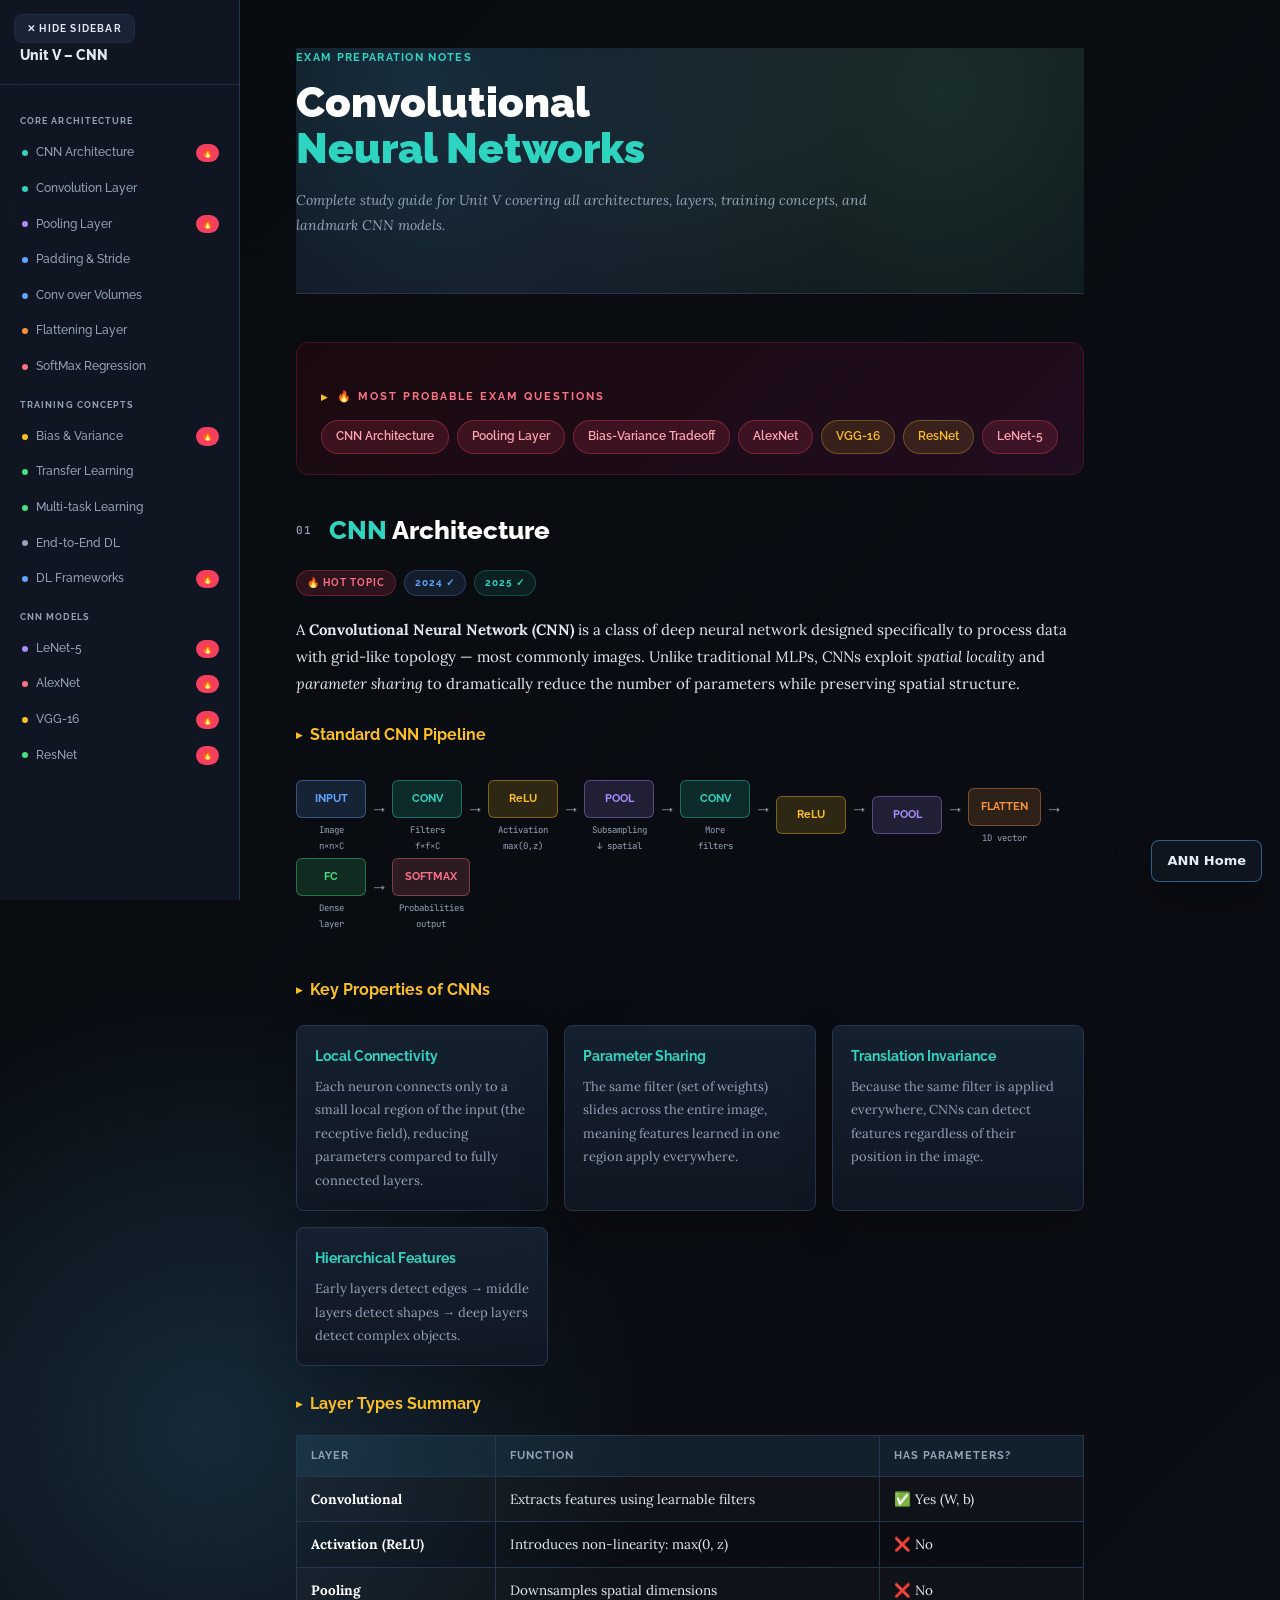
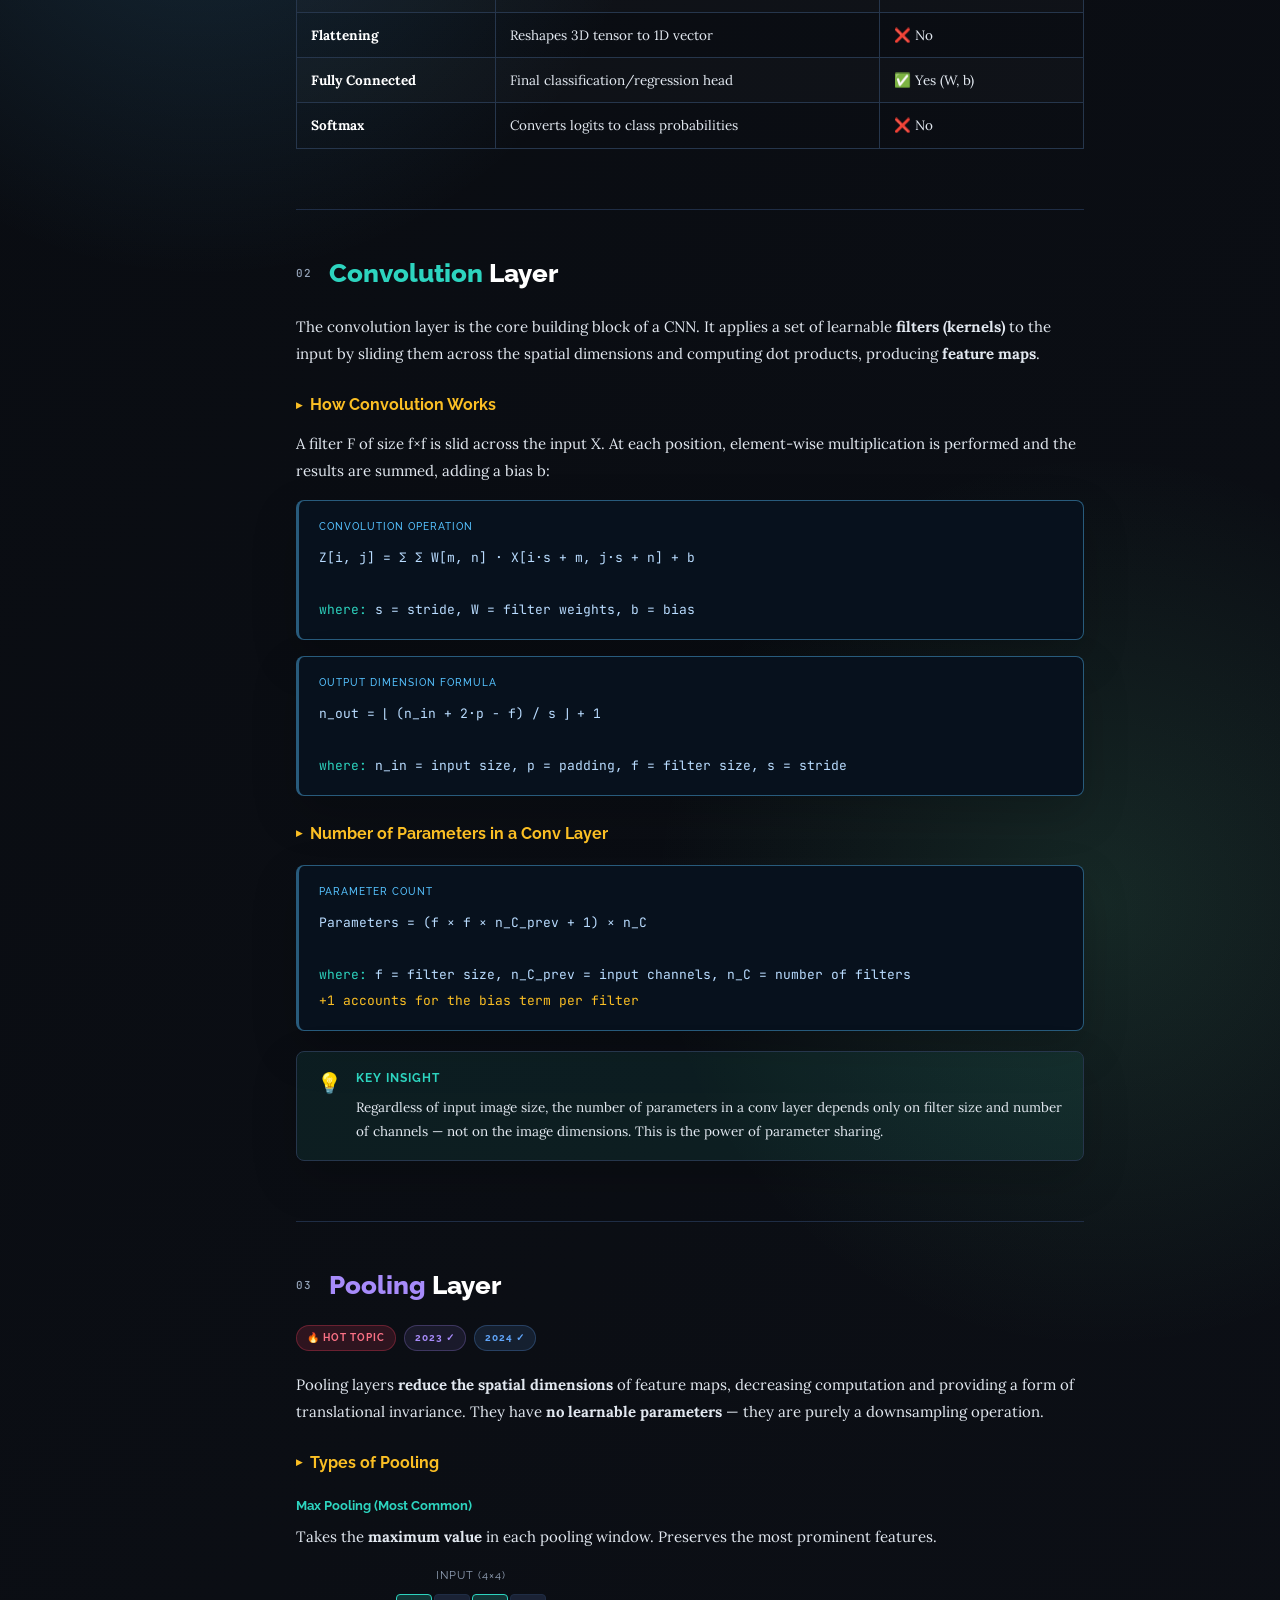
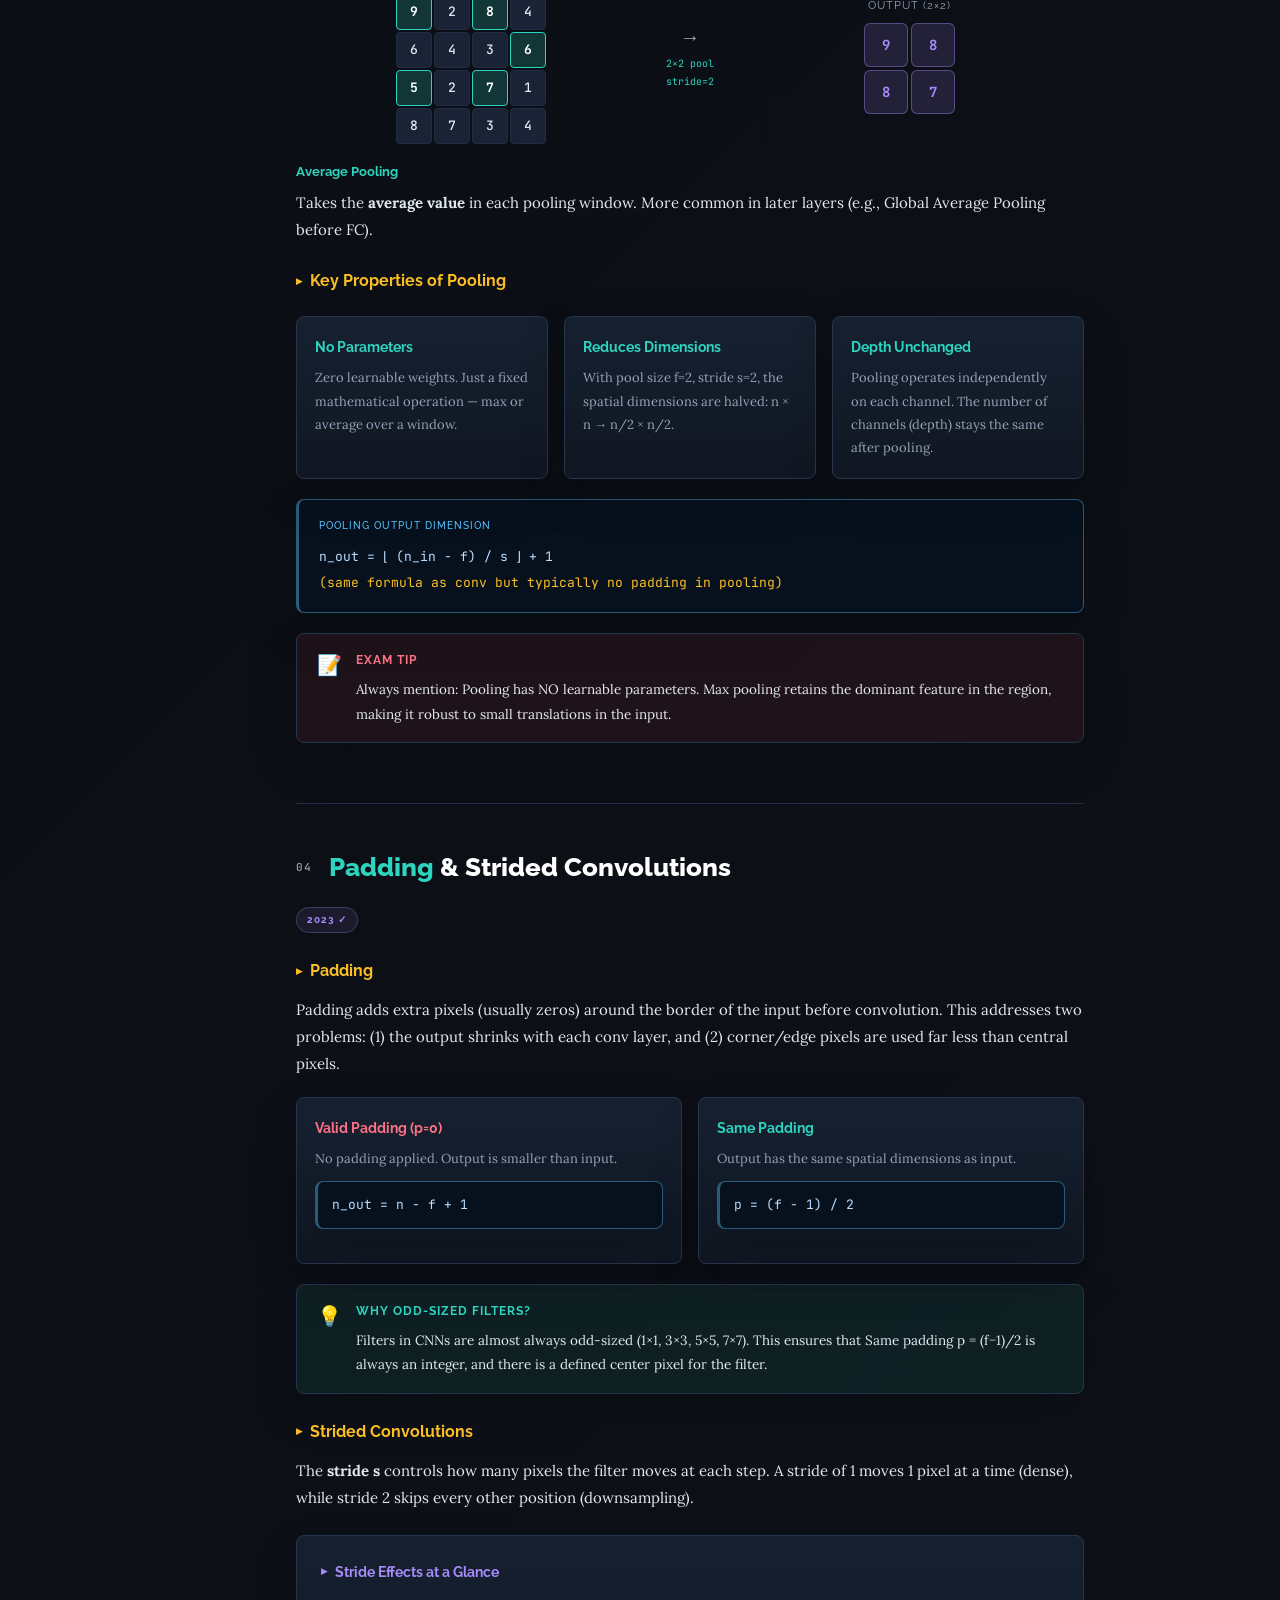
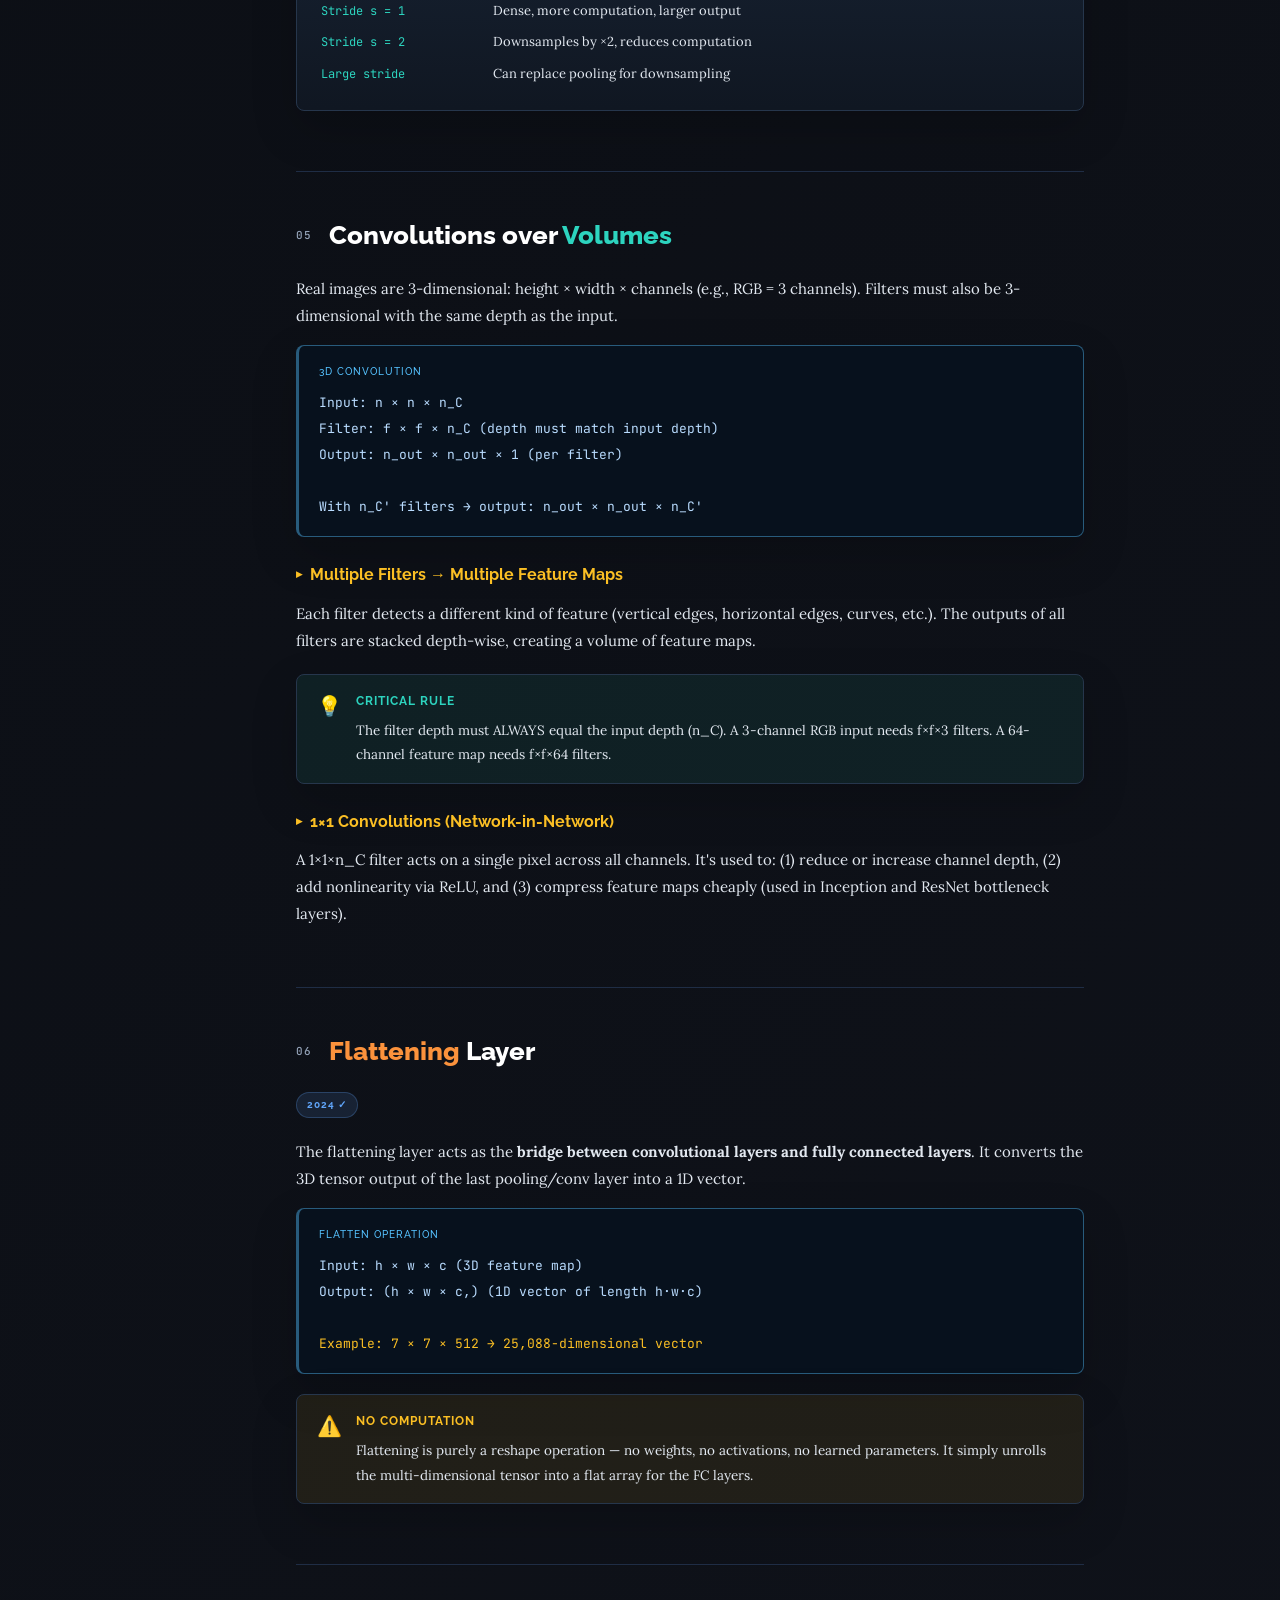
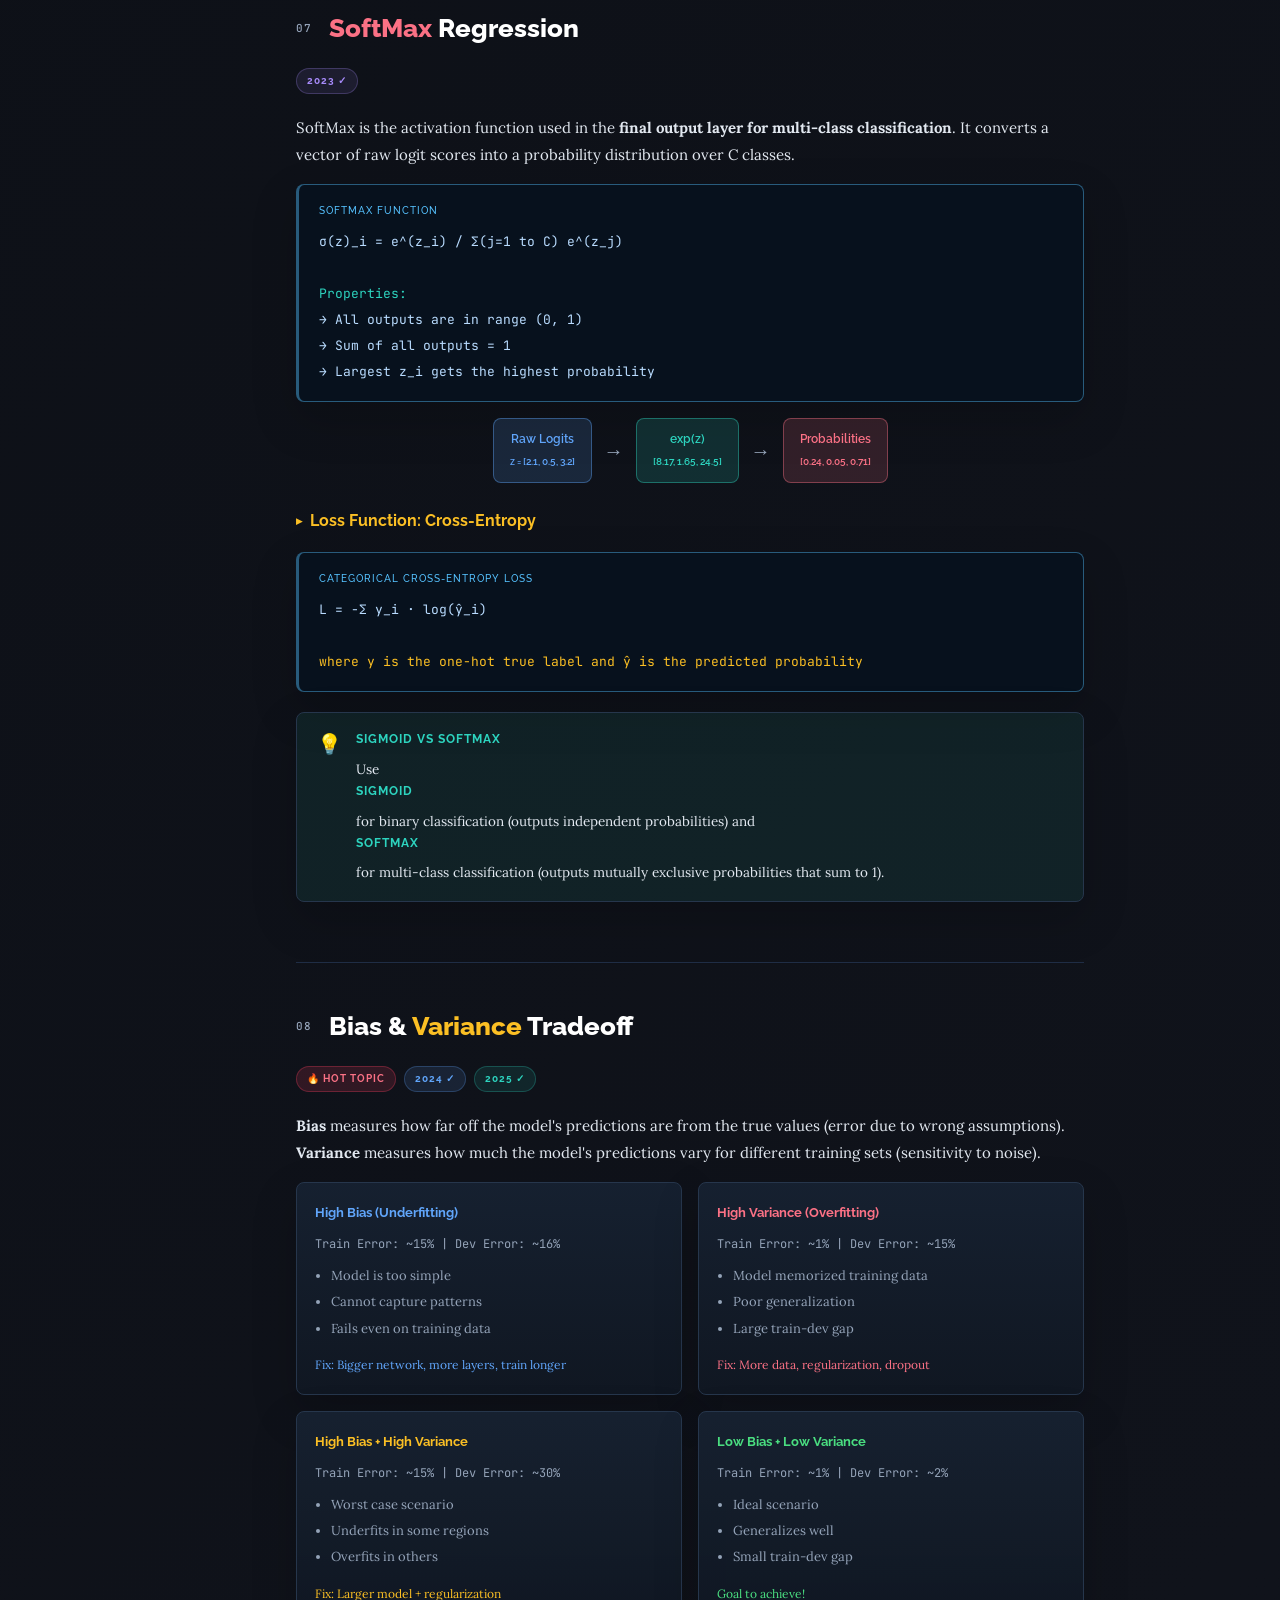
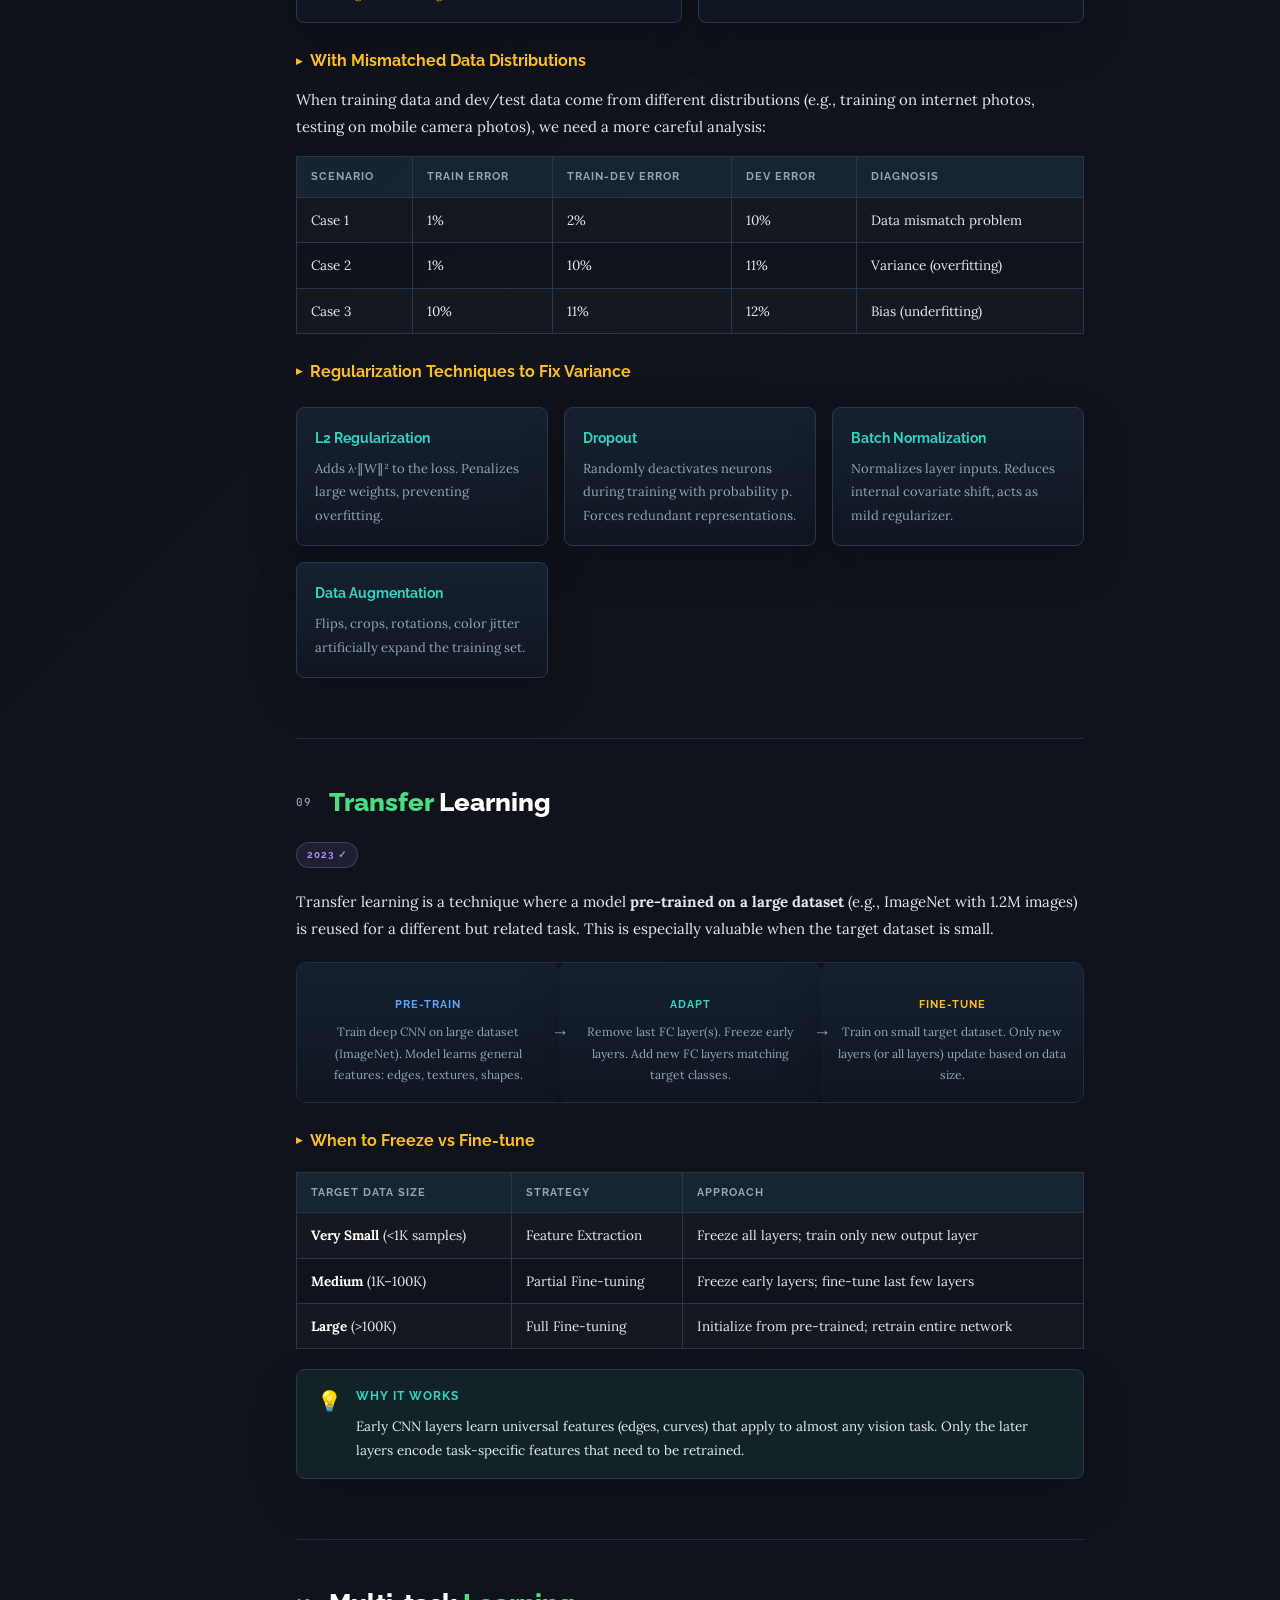
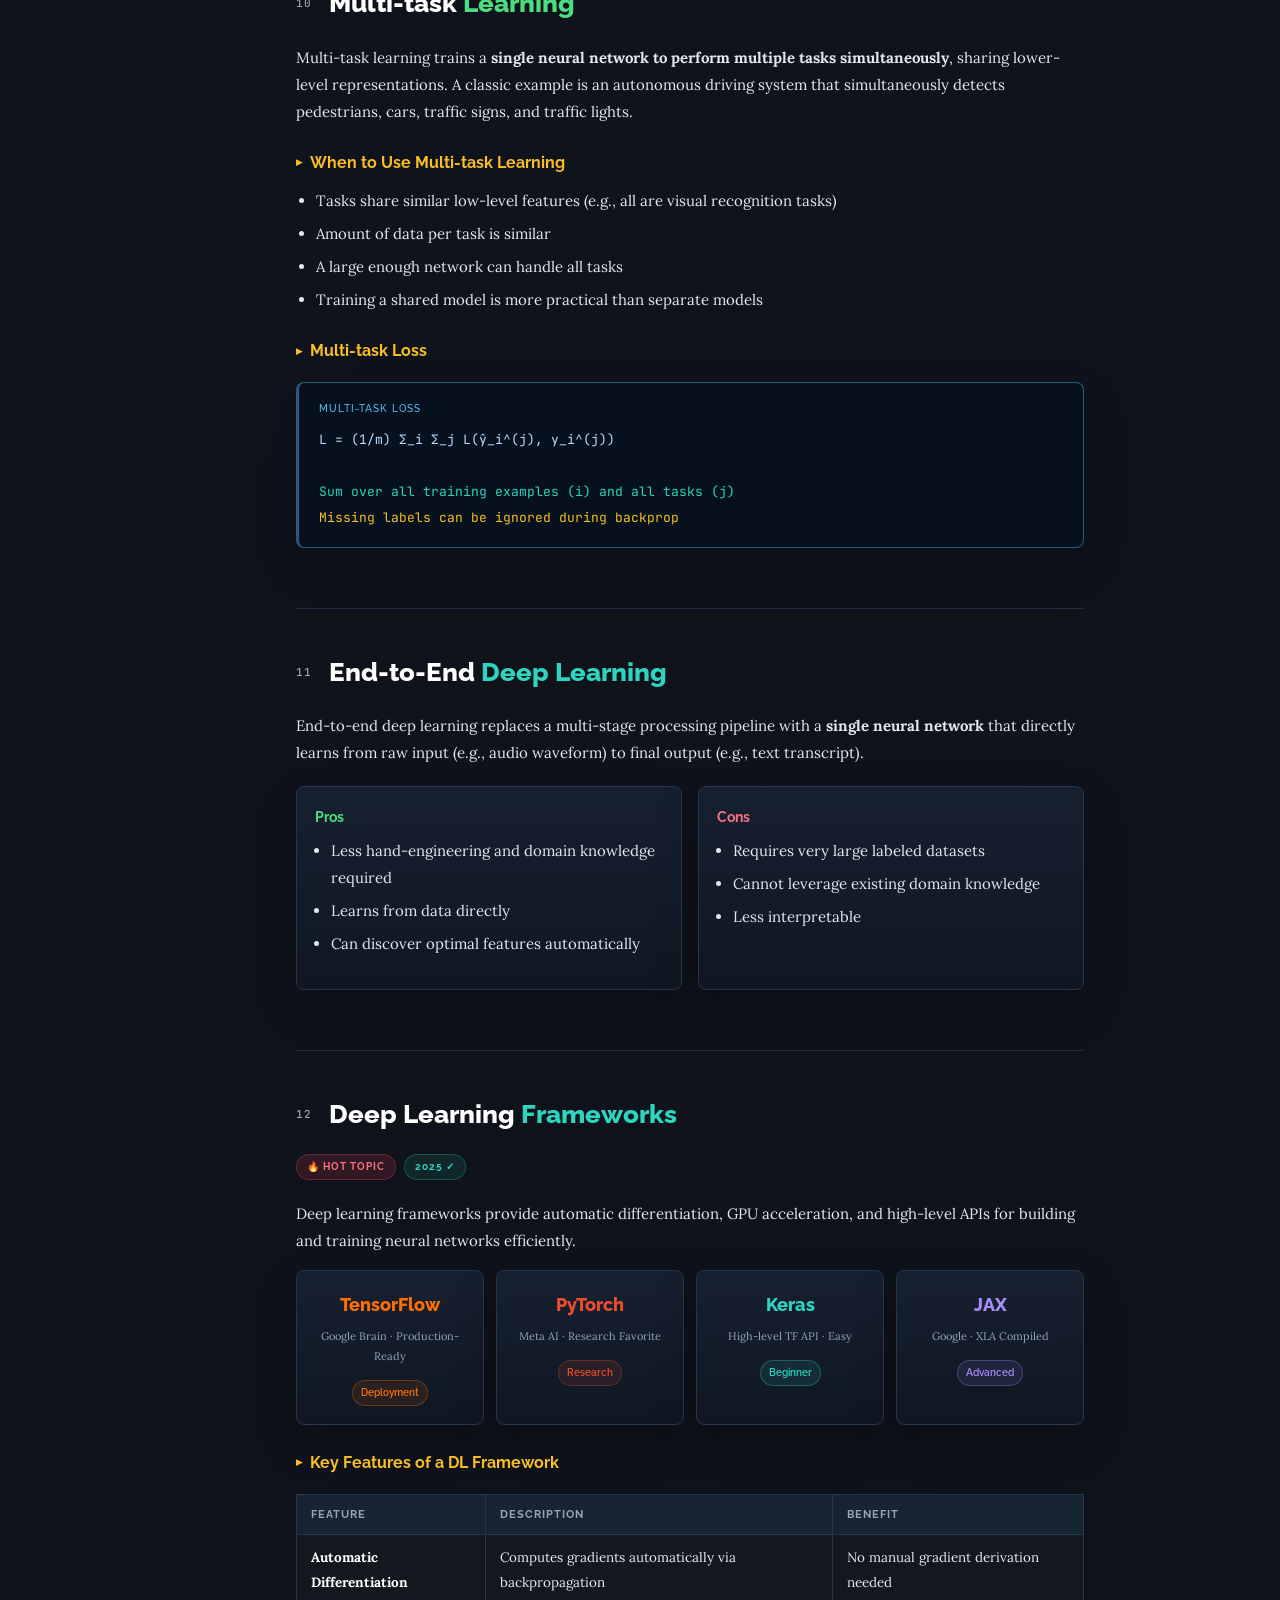
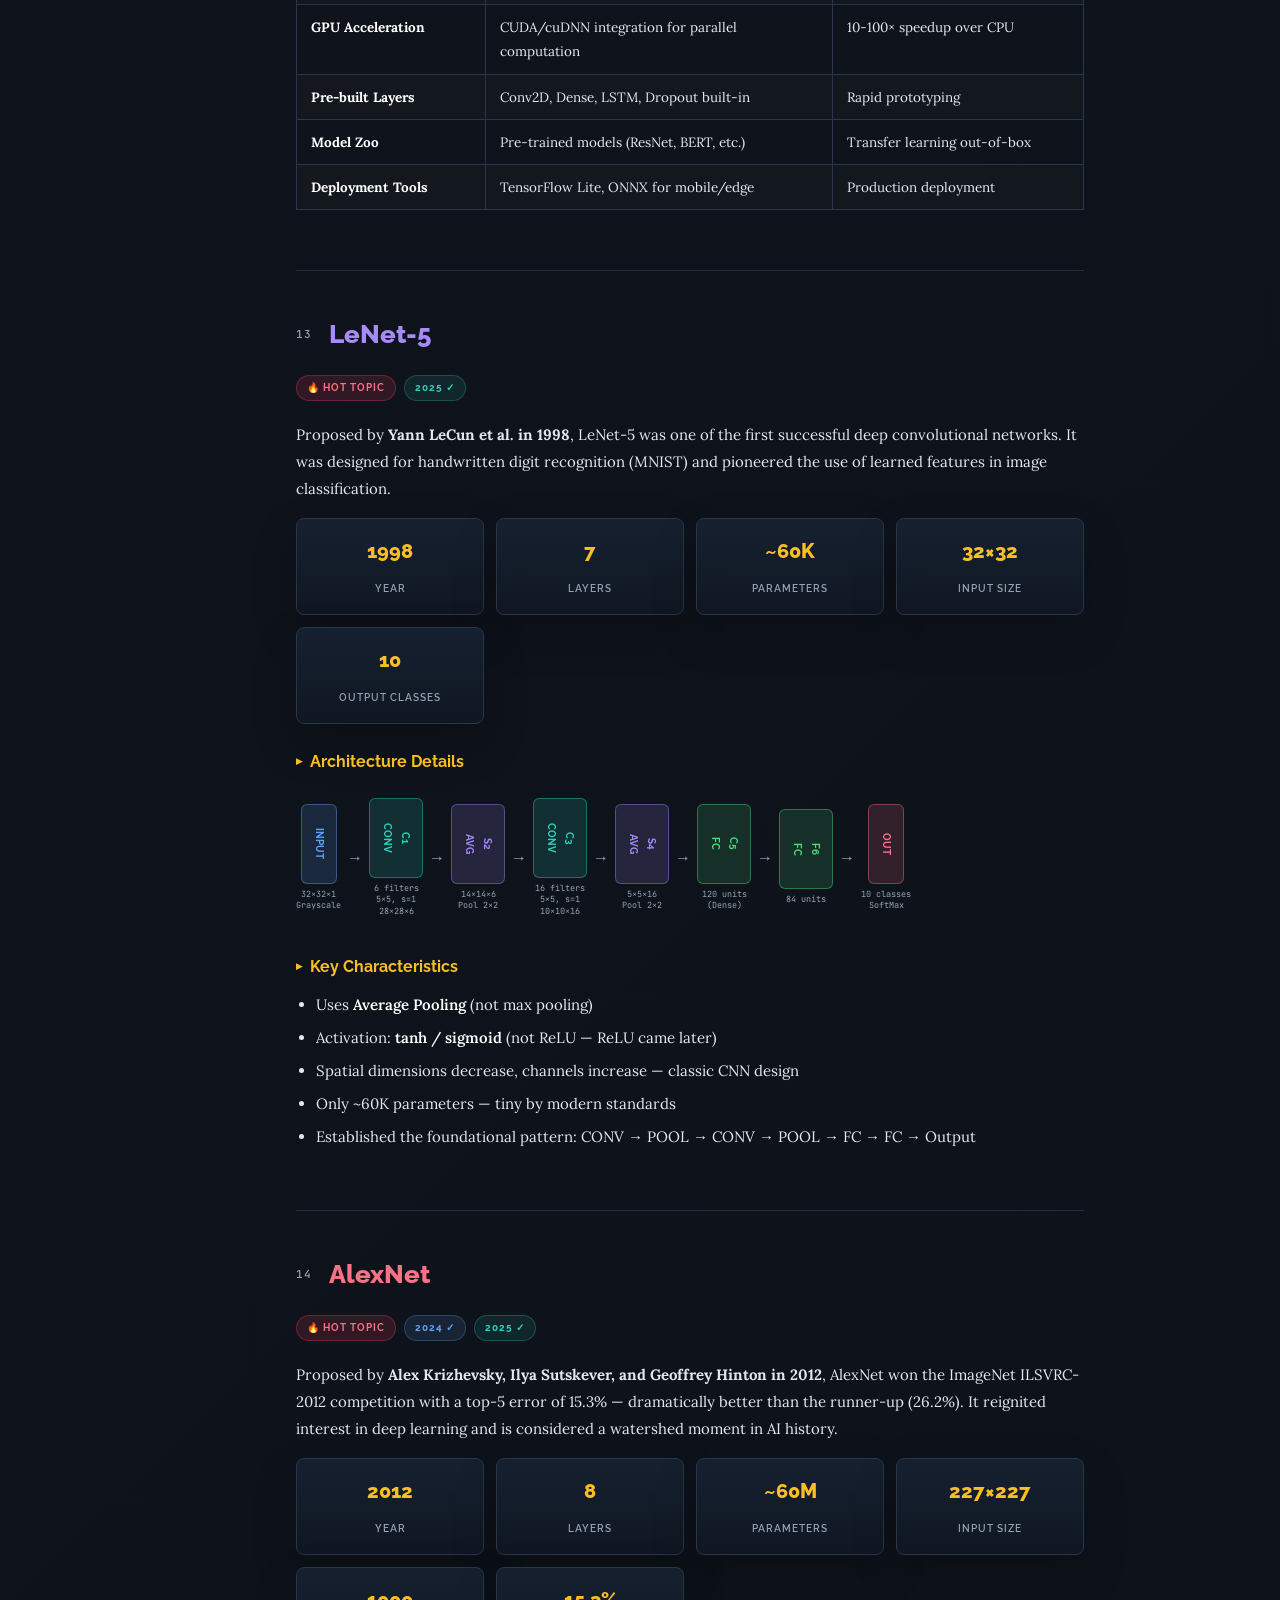
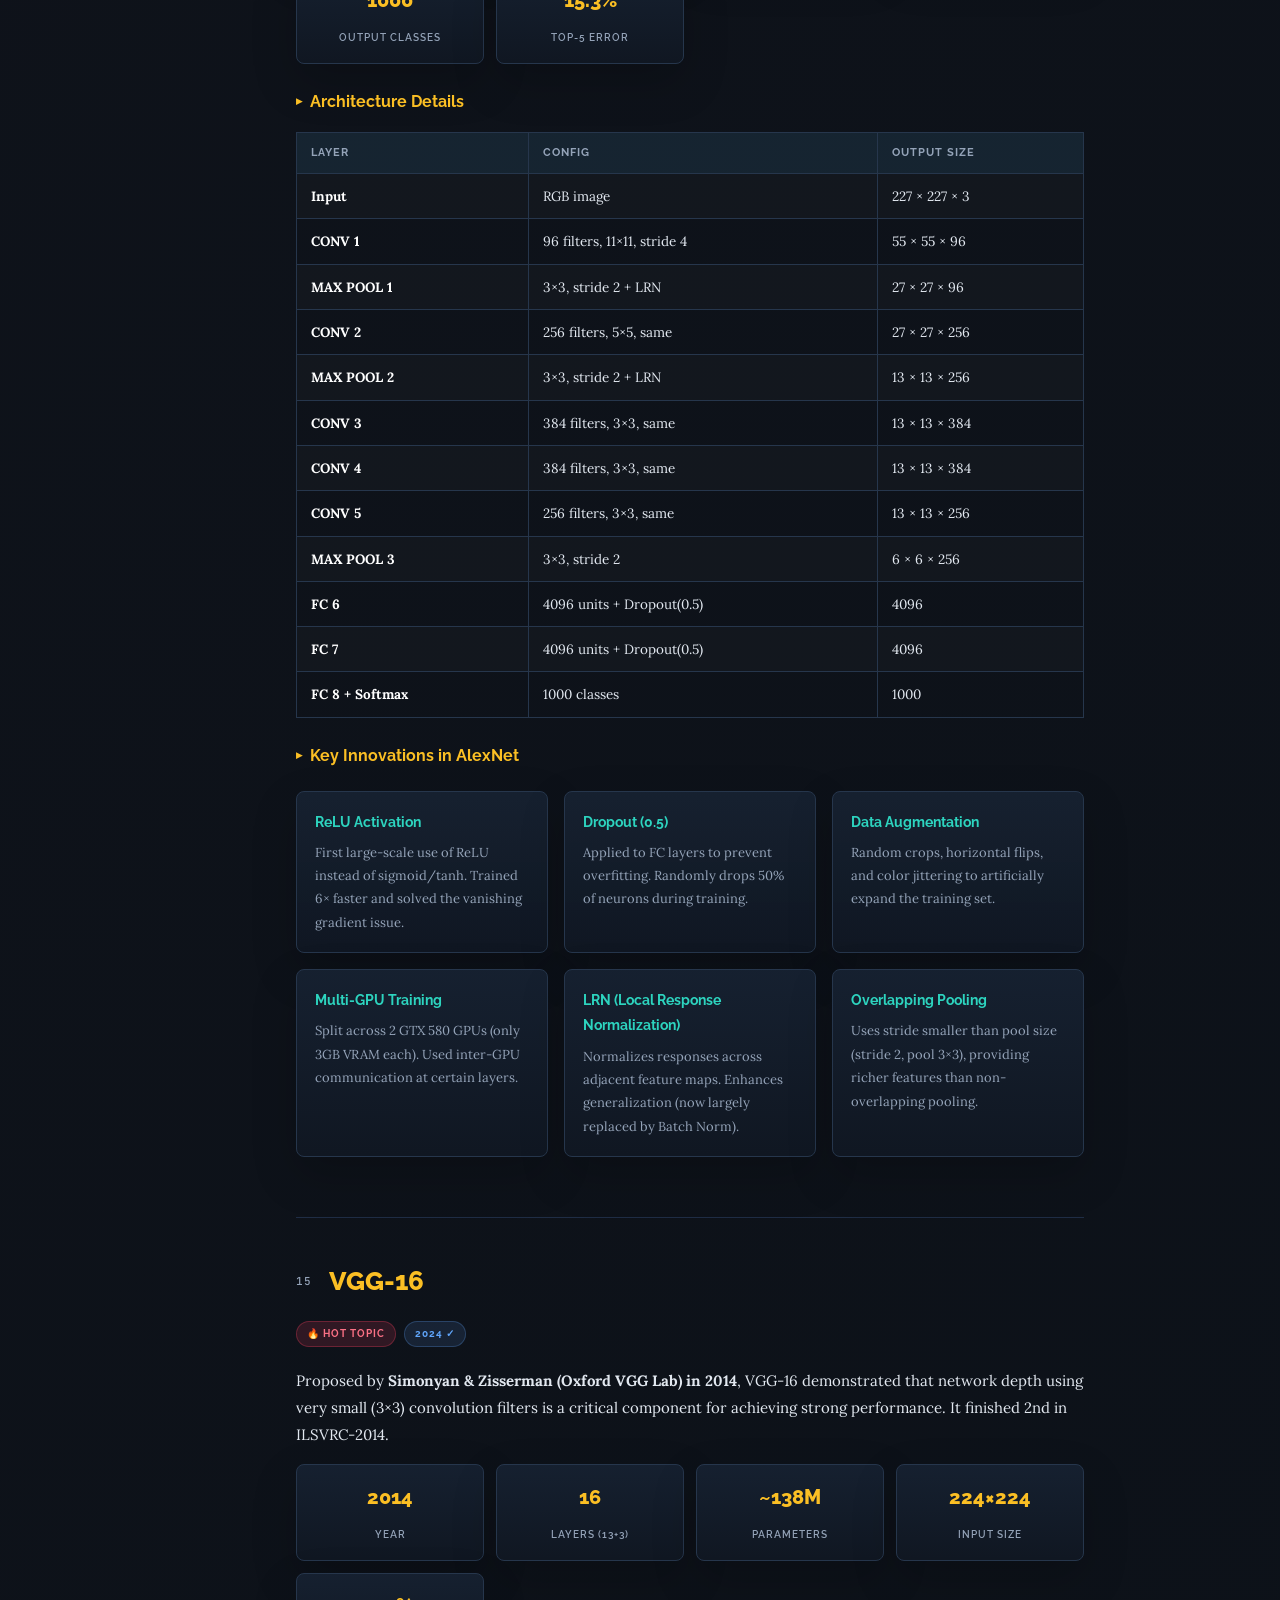
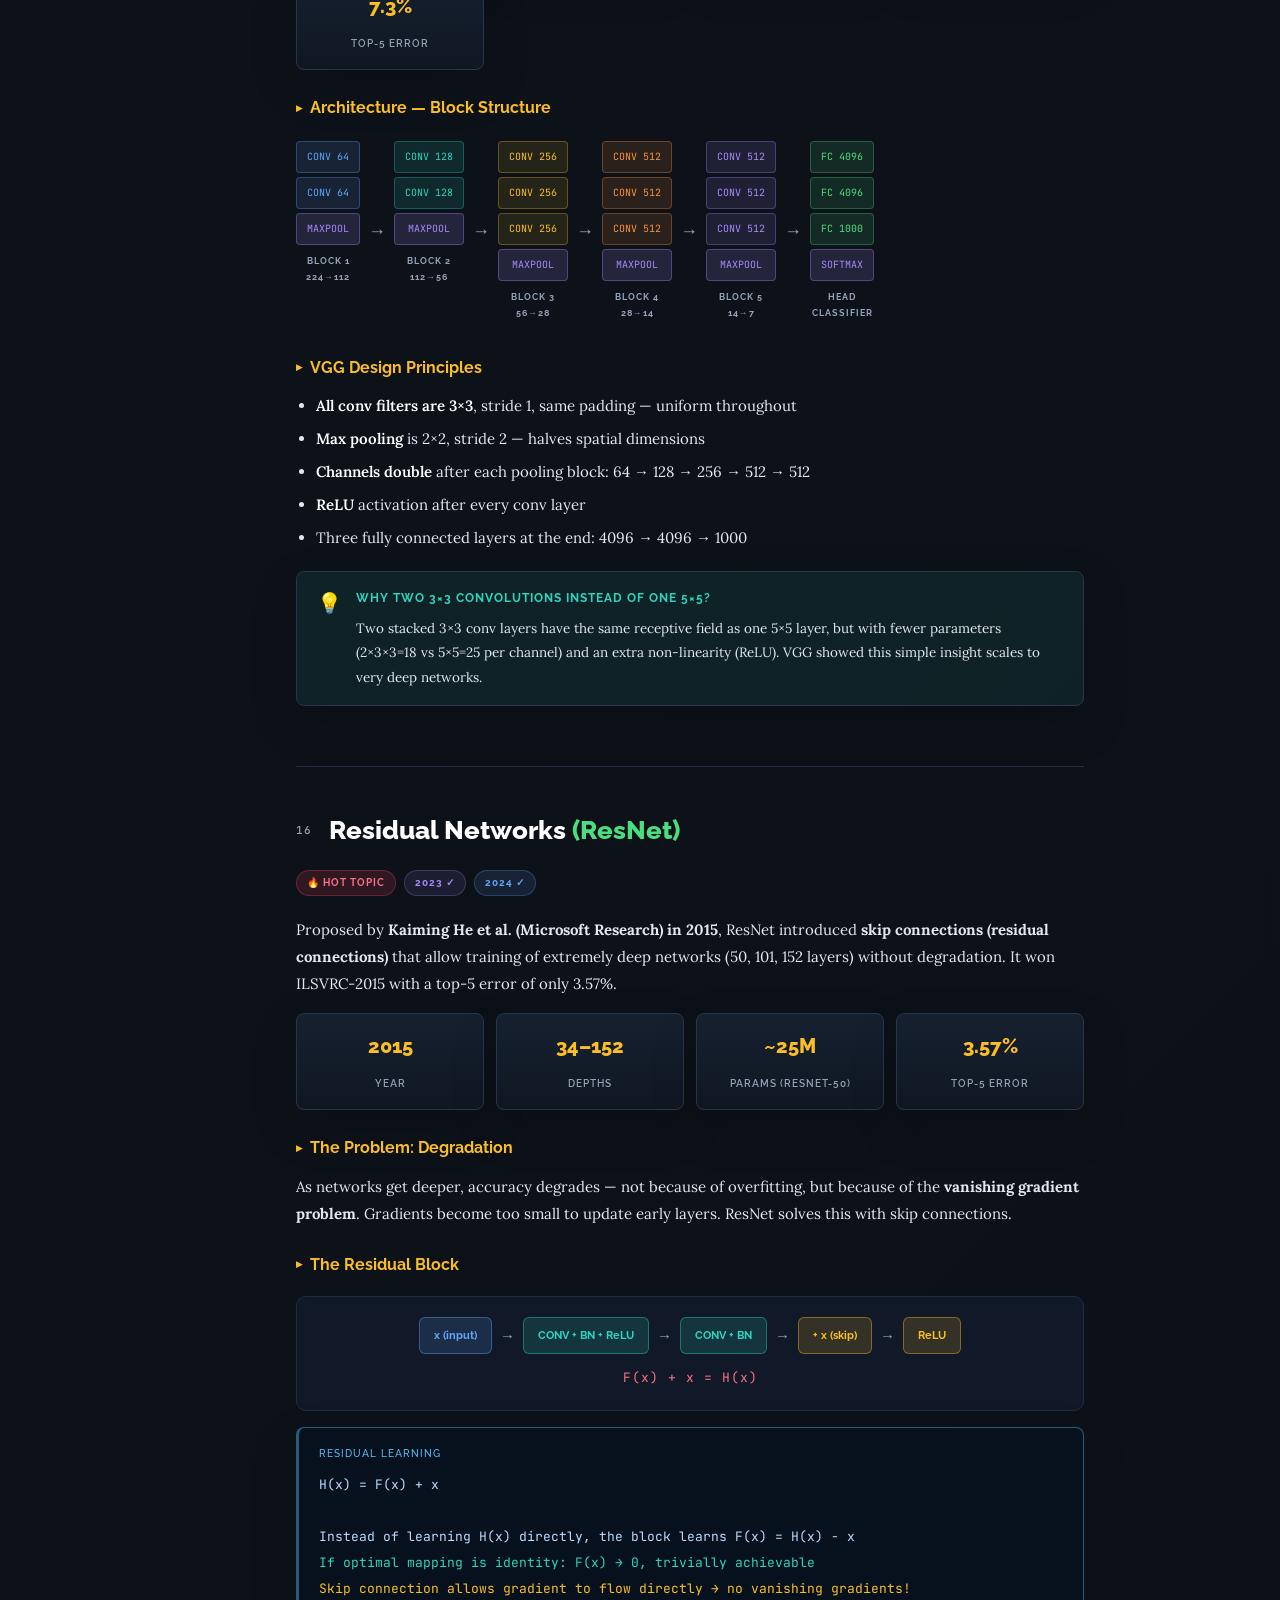
<file: unit5_cnn_notes.html>
<!DOCTYPE html>
<html lang="en">
<head>
<meta charset="UTF-8">
<meta name="viewport" content="width=device-width, initial-scale=1.0">
<title>Unit V – Convolutional Neural Networks | Exam Notes</title>
<link href="https://fonts.googleapis.com/css2?family=Raleway:wght@400;500;600;700;800;900&family=Lora:ital,wght@0,400;0,600;0,700;1,400&family=JetBrains+Mono:wght@400;500&display=swap" rel="stylesheet">
<link rel="stylesheet" href="study-ui.css">
<style>
  :root {
    --bg: #0b0f1a;
    --surface: #111827;
    --surface2: #1a2235;
    --border: #1f2d45;
    --text: #e2e8f0;
    --muted: #94a3b8;
    --blue: #60a5fa;
    --teal: #2dd4bf;
    --amber: #fbbf24;
    --rose: #fb7185;
    --violet: #a78bfa;
    --green: #4ade80;
    --orange: #fb923c;
    --hot: #f43f5e;
  }

  * { margin: 0; padding: 0; box-sizing: border-box; }

  html { scroll-behavior: smooth; }

  body {
    background: var(--bg);
    color: var(--text);
    font-family: 'Lora', serif;
    font-size: 15px;
    line-height: 1.8;
    display: flex;
    min-height: 100vh;
  }

  /* ── SIDEBAR ── */
  nav {
    width: 240px;
    min-width: 240px;
    background: var(--surface);
    border-right: 1px solid var(--border);
    position: sticky;
    top: 0;
    height: 100vh;
    overflow-y: auto;
    padding: 24px 0;
    display: flex;
    flex-direction: column;
    scrollbar-width: thin;
    scrollbar-color: var(--border) transparent;
    transition: width .28s ease, min-width .28s ease, transform .28s ease, padding .28s ease, border-color .28s ease;
  }

  .nav-brand {
    padding: 0 20px 20px;
    border-bottom: 1px solid var(--border);
    margin-bottom: 16px;
  }

  .nav-brand .unit-tag {
    font-family: 'Raleway', sans-serif;
    font-size: 10px;
    font-weight: 700;
    letter-spacing: 2px;
    color: var(--teal);
    text-transform: uppercase;
    display: block;
    margin-bottom: 4px;
  }

  .nav-brand h2 {
    font-family: 'Raleway', sans-serif;
    font-size: 14px;
    font-weight: 800;
    color: var(--text);
    line-height: 1.3;
  }

  .nav-section-label {
    font-family: 'Raleway', sans-serif;
    font-size: 9px;
    font-weight: 700;
    letter-spacing: 2px;
    color: var(--muted);
    text-transform: uppercase;
    padding: 12px 20px 6px;
  }

  nav a {
    display: flex;
    align-items: center;
    gap: 8px;
    padding: 7px 20px;
    font-family: 'Raleway', sans-serif;
    font-size: 12px;
    font-weight: 500;
    color: var(--muted);
    text-decoration: none;
    transition: all 0.2s;
    border-left: 2px solid transparent;
  }

  nav a:hover { color: var(--text); background: var(--surface2); border-left-color: var(--teal); }
  nav a .dot { width: 6px; height: 6px; border-radius: 50%; flex-shrink: 0; }
  nav a .hot-tag {
    margin-left: auto;
    font-size: 9px;
    background: var(--hot);
    color: #fff;
    padding: 1px 6px;
    border-radius: 3px;
    font-weight: 700;
  }

  /* ── MAIN ── */
  main {
    flex: 1;
    max-width: 900px;
    padding: 48px 56px;
    overflow-x: hidden;
    transition: padding .28s ease;
  }
  .sidebar-toggle {
    position: fixed;
    top: 14px;
    left: 14px;
    z-index: 230;
    background: var(--surface2);
    color: var(--text);
    border: 1px solid var(--border);
    border-radius: 8px;
    padding: 8px 12px;
    font-family: 'Raleway', sans-serif;
    font-size: 10px;
    font-weight: 700;
    letter-spacing: 1.2px;
    text-transform: uppercase;
    cursor: pointer;
    transition: all 0.2s;
  }
  .sidebar-toggle:hover {
    color: var(--teal);
    border-color: var(--teal);
  }
  body.sidebar-hidden nav {
    width: 0;
    min-width: 0;
    padding: 0;
    border-right-color: transparent;
    transform: translateX(-100%);
  }
  body.sidebar-hidden nav > * {
    opacity: 0;
    pointer-events: none;
  }

  /* ── HERO ── */
  .hero {
    margin-bottom: 48px;
    padding-bottom: 40px;
    border-bottom: 1px solid var(--border);
  }

  .hero-eyebrow {
    font-family: 'Raleway', sans-serif;
    font-size: 11px;
    font-weight: 700;
    letter-spacing: 3px;
    color: var(--teal);
    text-transform: uppercase;
    margin-bottom: 12px;
  }

  .hero h1 {
    font-family: 'Raleway', sans-serif;
    font-size: 42px;
    font-weight: 900;
    line-height: 1.1;
    color: #fff;
    margin-bottom: 16px;
  }

  .hero h1 span { color: var(--teal); }

  .hero p {
    color: var(--muted);
    font-size: 14px;
    max-width: 580px;
    font-style: italic;
  }

  /* ── HOT TOPICS BANNER ── */
  .hot-banner {
    background: linear-gradient(135deg, #1a0a0f 0%, #1f0d20 100%);
    border: 1px solid #4a1025;
    border-radius: 12px;
    padding: 20px 24px;
    margin-bottom: 40px;
  }

  .hot-banner h3 {
    font-family: 'Raleway', sans-serif;
    font-size: 11px;
    font-weight: 700;
    letter-spacing: 2px;
    color: var(--rose);
    text-transform: uppercase;
    margin-bottom: 12px;
    display: flex;
    align-items: center;
    gap: 8px;
  }

  .hot-pills {
    display: flex;
    flex-wrap: wrap;
    gap: 8px;
  }

  .hot-pills span {
    font-family: 'Raleway', sans-serif;
    font-size: 12px;
    font-weight: 600;
    padding: 5px 14px;
    border-radius: 20px;
    background: rgba(244, 63, 94, 0.15);
    border: 1px solid rgba(244, 63, 94, 0.35);
    color: #fda4af;
  }

  .hot-pills span.high { background: rgba(251, 191, 36, 0.12); border-color: rgba(251, 191, 36, 0.3); color: var(--amber); }

  /* ── SECTION ── */
  .section {
    margin-bottom: 60px;
    scroll-margin-top: 24px;
  }

  .section-header {
    display: flex;
    align-items: flex-start;
    gap: 16px;
    margin-bottom: 24px;
  }

  .section-num {
    font-family: 'JetBrains Mono', monospace;
    font-size: 11px;
    font-weight: 500;
    color: var(--muted);
    margin-top: 6px;
    flex-shrink: 0;
  }

  .section h2 {
    font-family: 'Raleway', sans-serif;
    font-size: 26px;
    font-weight: 800;
    color: #fff;
    line-height: 1.2;
  }

  .section h2 .accent { color: var(--teal); }
  .section h2 .accent-amber { color: var(--amber); }
  .section h2 .accent-violet { color: var(--violet); }
  .section h2 .accent-rose { color: var(--rose); }
  .section h2 .accent-green { color: var(--green); }
  .section h2 .accent-orange { color: var(--orange); }

  .badge-row {
    display: flex;
    gap: 8px;
    margin-bottom: 20px;
    flex-wrap: wrap;
  }

  .badge {
    font-family: 'Raleway', sans-serif;
    font-size: 10px;
    font-weight: 700;
    letter-spacing: 1px;
    padding: 3px 10px;
    border-radius: 4px;
    text-transform: uppercase;
  }

  .badge-hot { background: rgba(244,63,94,0.15); color: var(--rose); border: 1px solid rgba(244,63,94,0.3); }
  .badge-2024 { background: rgba(96,165,250,0.12); color: var(--blue); border: 1px solid rgba(96,165,250,0.25); }
  .badge-2025 { background: rgba(45,212,191,0.1); color: var(--teal); border: 1px solid rgba(45,212,191,0.25); }
  .badge-2023 { background: rgba(167,139,250,0.1); color: var(--violet); border: 1px solid rgba(167,139,250,0.25); }

  p { margin-bottom: 14px; color: var(--text); }

  h3 {
    font-family: 'Raleway', sans-serif;
    font-size: 16px;
    font-weight: 700;
    color: var(--amber);
    margin: 24px 0 10px;
    display: flex;
    align-items: center;
    gap: 8px;
  }

  h3::before { content: '▸'; color: var(--amber); font-size: 12px; }

  h4 {
    font-family: 'Raleway', sans-serif;
    font-size: 13px;
    font-weight: 700;
    color: var(--teal);
    margin: 16px 0 6px;
  }

  ul, ol { padding-left: 20px; margin-bottom: 14px; }
  li { margin-bottom: 6px; color: var(--text); }
  li strong { color: #fff; font-weight: 600; }

  /* ── FORMULA BOX ── */
  .formula {
    background: #0d1929;
    border: 1px solid #1a3a5c;
    border-left: 3px solid var(--blue);
    border-radius: 8px;
    padding: 16px 20px;
    margin: 16px 0;
    font-family: 'JetBrains Mono', monospace;
    font-size: 13px;
    color: #93c5fd;
    line-height: 2;
  }

  .formula .label {
    font-size: 10px;
    font-weight: 500;
    color: var(--muted);
    font-family: 'Raleway', sans-serif;
    letter-spacing: 1px;
    text-transform: uppercase;
    display: block;
    margin-bottom: 8px;
  }

  /* ── CARD GRID ── */
  .card-grid {
    display: grid;
    grid-template-columns: repeat(auto-fit, minmax(220px, 1fr));
    gap: 16px;
    margin: 20px 0;
  }

  .card {
    background: var(--surface);
    border: 1px solid var(--border);
    border-radius: 10px;
    padding: 18px;
    transition: border-color 0.2s;
  }

  .card:hover { border-color: var(--teal); }
  .card h4 { margin-top: 0; font-size: 14px; }
  .card p { font-size: 13px; margin-bottom: 0; color: var(--muted); }

  /* ── ARCHITECTURE DIAGRAM ── */
  .arch-diagram {
    display: flex;
    align-items: center;
    gap: 4px;
    flex-wrap: wrap;
    padding: 20px 0;
    overflow-x: auto;
  }

  .arch-block {
    display: flex;
    flex-direction: column;
    align-items: center;
    gap: 4px;
  }

  .arch-box {
    padding: 8px 12px;
    border-radius: 6px;
    font-family: 'Raleway', sans-serif;
    font-size: 11px;
    font-weight: 700;
    text-align: center;
    min-width: 70px;
    white-space: nowrap;
  }

  .arch-label {
    font-family: 'JetBrains Mono', monospace;
    font-size: 9px;
    color: var(--muted);
    text-align: center;
  }

  .arch-arrow {
    color: var(--muted);
    font-size: 18px;
    margin-top: -16px;
    align-self: center;
  }

  .box-input    { background: rgba(96,165,250,0.15);  border: 1px solid rgba(96,165,250,0.4);  color: var(--blue); }
  .box-conv     { background: rgba(45,212,191,0.15);  border: 1px solid rgba(45,212,191,0.4);  color: var(--teal); }
  .box-relu     { background: rgba(251,191,36,0.15);  border: 1px solid rgba(251,191,36,0.4);  color: var(--amber); }
  .box-pool     { background: rgba(167,139,250,0.15); border: 1px solid rgba(167,139,250,0.4); color: var(--violet); }
  .box-flat     { background: rgba(251,146,60,0.15);  border: 1px solid rgba(251,146,60,0.4);  color: var(--orange); }
  .box-fc       { background: rgba(74,222,128,0.15);  border: 1px solid rgba(74,222,128,0.4);  color: var(--green); }
  .box-soft     { background: rgba(251,113,133,0.15); border: 1px solid rgba(251,113,133,0.4); color: var(--rose); }

  /* ── CALLOUT ── */
  .callout {
    border-radius: 10px;
    padding: 16px 20px;
    margin: 20px 0;
    display: flex;
    gap: 14px;
  }

  .callout-icon { font-size: 20px; flex-shrink: 0; line-height: 1.5; }
  .callout-body { flex: 1; }
  .callout-body strong { font-family: 'Raleway', sans-serif; font-size: 12px; font-weight: 700; letter-spacing: 1px; text-transform: uppercase; display: block; margin-bottom: 6px; }
  .callout-body p { margin: 0; font-size: 13.5px; }

  .callout-tip    { background: rgba(45,212,191,0.08);  border: 1px solid rgba(45,212,191,0.2);  }
  .callout-tip .callout-body strong    { color: var(--teal); }
  .callout-warn   { background: rgba(251,191,36,0.08);  border: 1px solid rgba(251,191,36,0.2);  }
  .callout-warn .callout-body strong   { color: var(--amber); }
  .callout-exam   { background: rgba(244,63,94,0.08);   border: 1px solid rgba(244,63,94,0.2);   }
  .callout-exam .callout-body strong   { color: var(--rose); }

  /* ── COMPARISON TABLE ── */
  table {
    width: 100%;
    border-collapse: collapse;
    margin: 16px 0;
    font-size: 13.5px;
  }

  th {
    font-family: 'Raleway', sans-serif;
    font-size: 11px;
    font-weight: 700;
    letter-spacing: 1px;
    text-transform: uppercase;
    color: var(--muted);
    padding: 10px 14px;
    background: var(--surface);
    border: 1px solid var(--border);
    text-align: left;
  }

  td {
    padding: 10px 14px;
    border: 1px solid var(--border);
    vertical-align: top;
    color: var(--text);
  }

  tr:nth-child(even) td { background: rgba(255,255,255,0.02); }
  td strong { color: #fff; }

  /* ── DIVIDER ── */
  .divider { border: none; border-top: 1px solid var(--border); margin: 48px 0; }

  /* ── LENET ARCH ── */
  .lenet-grid {
    display: flex;
    gap: 6px;
    align-items: center;
    flex-wrap: nowrap;
    overflow-x: auto;
    padding: 12px 0;
  }

  .ln-block {
    display: flex;
    flex-direction: column;
    align-items: center;
    gap: 5px;
    flex-shrink: 0;
  }

  .ln-box {
    font-family: 'Raleway', sans-serif;
    font-size: 10px;
    font-weight: 700;
    padding: 10px 8px;
    border-radius: 6px;
    text-align: center;
    writing-mode: vertical-rl;
    text-orientation: mixed;
    height: 80px;
    display: flex;
    align-items: center;
    justify-content: center;
    min-width: 36px;
  }

  .ln-label {
    font-family: 'JetBrains Mono', monospace;
    font-size: 8.5px;
    color: var(--muted);
    text-align: center;
    line-height: 1.3;
  }

  .ln-arrow { color: var(--muted); font-size: 16px; flex-shrink: 0; }

  /* ── QUICK REF CARD ── */
  .quick-ref {
    background: var(--surface2);
    border: 1px solid var(--border);
    border-radius: 12px;
    padding: 24px;
    margin: 24px 0;
  }

  .quick-ref h3 {
    color: var(--violet);
    margin-top: 0;
    font-size: 14px;
    margin-bottom: 14px;
  }

  .quick-ref h3::before { color: var(--violet); }

  .kv-list { display: flex; flex-direction: column; gap: 8px; }
  .kv { display: flex; gap: 12px; align-items: baseline; }
  .kv .k {
    font-family: 'JetBrains Mono', monospace;
    font-size: 12px;
    color: var(--teal);
    min-width: 160px;
    flex-shrink: 0;
  }
  .kv .v { font-size: 13px; color: var(--text); }

  /* ── MODEL SPECS ── */
  .model-specs {
    display: grid;
    grid-template-columns: repeat(auto-fit, minmax(150px, 1fr));
    gap: 12px;
    margin: 16px 0;
  }

  .spec-item {
    background: var(--surface);
    border: 1px solid var(--border);
    border-radius: 8px;
    padding: 14px;
    text-align: center;
  }

  .spec-item .spec-val {
    font-family: 'Raleway', sans-serif;
    font-size: 20px;
    font-weight: 800;
    color: var(--amber);
    display: block;
    margin-bottom: 4px;
  }

  .spec-item .spec-label {
    font-family: 'Raleway', sans-serif;
    font-size: 10px;
    font-weight: 600;
    letter-spacing: 1px;
    text-transform: uppercase;
    color: var(--muted);
  }

  /* ── RESIDUAL BLOCK ── */
  .res-block {
    background: var(--surface);
    border: 1px solid var(--border);
    border-radius: 10px;
    padding: 20px 24px;
    margin: 16px 0;
    text-align: center;
  }

  .res-flow {
    display: flex;
    align-items: center;
    justify-content: center;
    gap: 8px;
    flex-wrap: wrap;
    margin-bottom: 12px;
  }

  .res-box {
    font-family: 'Raleway', sans-serif;
    font-size: 11px;
    font-weight: 700;
    padding: 8px 14px;
    border-radius: 6px;
    white-space: nowrap;
  }

  .res-skip {
    font-family: 'JetBrains Mono', monospace;
    font-size: 13px;
    color: var(--rose);
    text-align: center;
    margin-top: 8px;
    letter-spacing: 1px;
  }

  /* ── POOLING VISUAL ── */
  .pool-visual {
    display: grid;
    grid-template-columns: 1fr auto 1fr;
    gap: 20px;
    align-items: center;
    margin: 16px 0;
  }

  .pool-grid {
    display: grid;
    grid-template-columns: repeat(4, 36px);
    gap: 2px;
    justify-content: center;
  }

  .pool-cell {
    width: 36px;
    height: 36px;
    display: flex;
    align-items: center;
    justify-content: center;
    font-family: 'JetBrains Mono', monospace;
    font-size: 13px;
    font-weight: 500;
    border-radius: 4px;
    background: var(--surface2);
    border: 1px solid var(--border);
    color: var(--text);
  }

  .pool-cell.highlight { background: rgba(45,212,191,0.2); border-color: var(--teal); color: #fff; font-weight: 700; }
  .pool-cell.out { background: rgba(251,191,36,0.2); border-color: var(--amber); color: var(--amber); font-weight: 700; }

  .pool-out-grid {
    display: grid;
    grid-template-columns: repeat(2, 44px);
    gap: 3px;
    justify-content: center;
  }

  .pool-out-cell {
    width: 44px;
    height: 44px;
    display: flex;
    align-items: center;
    justify-content: center;
    font-family: 'JetBrains Mono', monospace;
    font-size: 14px;
    font-weight: 700;
    border-radius: 6px;
    background: rgba(167,139,250,0.15);
    border: 1px solid rgba(167,139,250,0.4);
    color: var(--violet);
  }

  /* ── BIAS VARIANCE ── */
  .bv-grid {
    display: grid;
    grid-template-columns: 1fr 1fr;
    gap: 16px;
    margin: 16px 0;
  }

  .bv-card {
    border-radius: 10px;
    padding: 18px;
  }

  .bv-high-bias { background: rgba(96,165,250,0.08); border: 1px solid rgba(96,165,250,0.25); }
  .bv-high-var  { background: rgba(244,63,94,0.08);  border: 1px solid rgba(244,63,94,0.25);  }
  .bv-both      { background: rgba(251,191,36,0.08); border: 1px solid rgba(251,191,36,0.25); }
  .bv-good      { background: rgba(74,222,128,0.08); border: 1px solid rgba(74,222,128,0.25); }

  .bv-card h4 {
    font-family: 'Raleway', sans-serif;
    font-size: 13px;
    font-weight: 700;
    margin: 0 0 10px 0;
    color: var(--text);
  }

  .bv-high-bias h4 { color: var(--blue); }
  .bv-high-var h4  { color: var(--rose); }
  .bv-both h4      { color: var(--amber); }
  .bv-good h4      { color: var(--green); }

  .bv-stats {
    font-family: 'JetBrains Mono', monospace;
    font-size: 12px;
    color: var(--muted);
    margin-bottom: 8px;
  }

  .bv-card ul { padding-left: 16px; }
  .bv-card li { font-size: 13px; color: var(--muted); margin-bottom: 3px; }

  /* ── SOFTMAX TABLE ── */
  .softmax-flow {
    display: flex;
    align-items: center;
    gap: 12px;
    justify-content: center;
    flex-wrap: wrap;
    margin: 16px 0;
  }

  .sf-box {
    font-family: 'Raleway', sans-serif;
    font-size: 12px;
    font-weight: 600;
    padding: 10px 16px;
    border-radius: 8px;
    text-align: center;
    min-width: 90px;
  }

  /* ── TRANSFER LEARNING FLOW ── */
  .tl-stages {
    display: flex;
    gap: 0;
    margin: 20px 0;
    border-radius: 10px;
    overflow: hidden;
    border: 1px solid var(--border);
  }

  .tl-stage {
    flex: 1;
    padding: 16px;
    text-align: center;
    position: relative;
  }

  .tl-stage:not(:last-child)::after {
    content: '→';
    position: absolute;
    right: -10px;
    top: 50%;
    transform: translateY(-50%);
    color: var(--muted);
    font-size: 18px;
    z-index: 1;
  }

  .tl-stage h4 {
    font-size: 11px;
    margin-bottom: 6px;
    text-transform: uppercase;
    letter-spacing: 1px;
  }

  .tl-stage p { font-size: 12px; margin: 0; color: var(--muted); }
  .tl-stage-1 { background: rgba(96,165,250,0.08); }
  .tl-stage-2 { background: rgba(45,212,191,0.08); }
  .tl-stage-3 { background: rgba(251,191,36,0.08); }

  /* ── FRAMEWORKS GRID ── */
  .fw-grid {
    display: grid;
    grid-template-columns: repeat(auto-fit, minmax(180px, 1fr));
    gap: 12px;
    margin: 16px 0;
  }

  .fw-card {
    background: var(--surface);
    border: 1px solid var(--border);
    border-radius: 10px;
    padding: 18px;
    text-align: center;
  }

  .fw-name {
    font-family: 'Raleway', sans-serif;
    font-size: 18px;
    font-weight: 800;
    margin-bottom: 6px;
    display: block;
  }

  .fw-sub {
    font-size: 11px;
    color: var(--muted);
    margin-bottom: 10px;
  }

  .fw-tag {
    font-family: 'Raleway', sans-serif;
    font-size: 10px;
    font-weight: 600;
    padding: 3px 8px;
    border-radius: 4px;
    display: inline-block;
  }

  /* ── VGG CONV STACK ── */
  .vgg-stacks {
    display: flex;
    gap: 8px;
    overflow-x: auto;
    padding: 8px 0;
  }

  .vgg-block {
    display: flex;
    flex-direction: column;
    gap: 4px;
    flex-shrink: 0;
  }

  .vgg-layer {
    font-family: 'JetBrains Mono', monospace;
    font-size: 10px;
    padding: 6px 10px;
    border-radius: 4px;
    text-align: center;
    white-space: nowrap;
  }

  .vgg-pool {
    font-family: 'JetBrains Mono', monospace;
    font-size: 10px;
    padding: 6px 10px;
    border-radius: 4px;
    text-align: center;
    background: rgba(167,139,250,0.15);
    border: 1px solid rgba(167,139,250,0.35);
    color: var(--violet);
  }

  .vgg-fc {
    font-family: 'JetBrains Mono', monospace;
    font-size: 10px;
    padding: 6px 10px;
    border-radius: 4px;
    text-align: center;
    background: rgba(74,222,128,0.12);
    border: 1px solid rgba(74,222,128,0.3);
    color: var(--green);
  }

  .vgg-blk-label {
    font-family: 'Raleway', sans-serif;
    font-size: 9px;
    font-weight: 700;
    text-transform: uppercase;
    letter-spacing: 1px;
    color: var(--muted);
    text-align: center;
    margin-top: 4px;
  }

  .vgg-arrow { color: var(--muted); font-size: 18px; align-self: center; flex-shrink: 0; }

  /* SCROLLBAR */
  ::-webkit-scrollbar { width: 6px; height: 6px; }
  ::-webkit-scrollbar-track { background: transparent; }
  ::-webkit-scrollbar-thumb { background: var(--border); border-radius: 3px; }

  @media (max-width: 900px) {
    nav {
      position: fixed;
      top: 0;
      left: 0;
      height: 100vh;
      z-index: 150;
      width: min(280px, 85vw);
      min-width: min(280px, 85vw);
      box-shadow: 8px 0 20px rgba(0,0,0,0.35);
    }
    main { padding: 24px 20px; }
    .sidebar-toggle { top: 12px; left: 12px; }
  }
</style>
</head>
<body>
<a class="study-home" href="index.html" aria-label="Back to ANN study homepage">ANN Home</a>
<button class="sidebar-toggle" id="sidebarToggle" type="button" aria-expanded="true">✕ Hide Sidebar</button>

<!-- ══ SIDEBAR ══ -->
<nav>
  <div class="nav-brand">
    <span class="unit-tag">Deep Learning</span>
    <h2>Unit V – CNN</h2>
  </div>

  <div class="nav-section-label">Core Architecture</div>
  <a href="#cnn-arch"><span class="dot" style="background:var(--teal)"></span>CNN Architecture<span class="hot-tag">🔥</span></a>
  <a href="#conv-layer"><span class="dot" style="background:var(--teal)"></span>Convolution Layer</a>
  <a href="#pooling"><span class="dot" style="background:var(--violet)"></span>Pooling Layer<span class="hot-tag">🔥</span></a>
  <a href="#padding"><span class="dot" style="background:var(--blue)"></span>Padding & Stride</a>
  <a href="#volumes"><span class="dot" style="background:var(--blue)"></span>Conv over Volumes</a>
  <a href="#flatten"><span class="dot" style="background:var(--orange)"></span>Flattening Layer</a>
  <a href="#softmax"><span class="dot" style="background:var(--rose)"></span>SoftMax Regression</a>

  <div class="nav-section-label">Training Concepts</div>
  <a href="#bias-variance"><span class="dot" style="background:var(--amber)"></span>Bias & Variance<span class="hot-tag">🔥</span></a>
  <a href="#transfer"><span class="dot" style="background:var(--green)"></span>Transfer Learning</a>
  <a href="#multitask"><span class="dot" style="background:var(--green)"></span>Multi-task Learning</a>
  <a href="#e2e"><span class="dot" style="background:var(--muted)"></span>End-to-End DL</a>
  <a href="#frameworks"><span class="dot" style="background:var(--blue)"></span>DL Frameworks<span class="hot-tag">🔥</span></a>

  <div class="nav-section-label">CNN Models</div>
  <a href="#lenet"><span class="dot" style="background:var(--violet)"></span>LeNet-5<span class="hot-tag">🔥</span></a>
  <a href="#alexnet"><span class="dot" style="background:var(--rose)"></span>AlexNet<span class="hot-tag">🔥</span></a>
  <a href="#vgg"><span class="dot" style="background:var(--amber)"></span>VGG-16<span class="hot-tag">🔥</span></a>
  <a href="#resnet"><span class="dot" style="background:var(--green)"></span>ResNet<span class="hot-tag">🔥</span></a>
</nav>

<!-- ══ MAIN ══ -->
<main>

  <!-- HERO -->
  <div class="hero">
    <div class="hero-eyebrow">Exam Preparation Notes</div>
    <h1>Convolutional<br><span>Neural Networks</span></h1>
    <p>Complete study guide for Unit V covering all architectures, layers, training concepts, and landmark CNN models.</p>
  </div>

  <!-- HOT TOPICS -->
  <div class="hot-banner">
    <h3>🔥 Most Probable Exam Questions</h3>
    <div class="hot-pills">
      <span>CNN Architecture</span>
      <span>Pooling Layer</span>
      <span>Bias-Variance Tradeoff</span>
      <span>AlexNet</span>
      <span class="high">VGG-16</span>
      <span class="high">ResNet</span>
      <span>LeNet-5</span>
    </div>
  </div>

  <!-- ══════════════════════════════════════ -->
  <!-- 1. CNN ARCHITECTURE -->
  <!-- ══════════════════════════════════════ -->
  <section class="section" id="cnn-arch">
    <div class="section-header">
      <span class="section-num">01</span>
      <h2><span class="accent">CNN</span> Architecture</h2>
    </div>
    <div class="badge-row">
      <span class="badge badge-hot">🔥 Hot Topic</span>
      <span class="badge badge-2024">2024 ✓</span>
      <span class="badge badge-2025">2025 ✓</span>
    </div>

    <p>A <strong>Convolutional Neural Network (CNN)</strong> is a class of deep neural network designed specifically to process data with grid-like topology — most commonly images. Unlike traditional MLPs, CNNs exploit <em>spatial locality</em> and <em>parameter sharing</em> to dramatically reduce the number of parameters while preserving spatial structure.</p>

    <h3>Standard CNN Pipeline</h3>
    <div class="arch-diagram">
      <div class="arch-block"><div class="arch-box box-input">INPUT</div><div class="arch-label">Image<br/>n×n×C</div></div>
      <div class="arch-arrow">→</div>
      <div class="arch-block"><div class="arch-box box-conv">CONV</div><div class="arch-label">Filters<br/>f×f×C</div></div>
      <div class="arch-arrow">→</div>
      <div class="arch-block"><div class="arch-box box-relu">ReLU</div><div class="arch-label">Activation<br/>max(0,z)</div></div>
      <div class="arch-arrow">→</div>
      <div class="arch-block"><div class="arch-box box-pool">POOL</div><div class="arch-label">Subsampling<br/>↓ spatial</div></div>
      <div class="arch-arrow">→</div>
      <div class="arch-block"><div class="arch-box box-conv">CONV</div><div class="arch-label">More<br/>filters</div></div>
      <div class="arch-arrow">→</div>
      <div class="arch-block"><div class="arch-box box-relu">ReLU</div><div class="arch-label"></div></div>
      <div class="arch-arrow">→</div>
      <div class="arch-block"><div class="arch-box box-pool">POOL</div><div class="arch-label"></div></div>
      <div class="arch-arrow">→</div>
      <div class="arch-block"><div class="arch-box box-flat">FLATTEN</div><div class="arch-label">1D vector</div></div>
      <div class="arch-arrow">→</div>
      <div class="arch-block"><div class="arch-box box-fc">FC</div><div class="arch-label">Dense<br/>layer</div></div>
      <div class="arch-arrow">→</div>
      <div class="arch-block"><div class="arch-box box-soft">SOFTMAX</div><div class="arch-label">Probabilities<br/>output</div></div>
    </div>

    <h3>Key Properties of CNNs</h3>
    <div class="card-grid">
      <div class="card">
        <h4>Local Connectivity</h4>
        <p>Each neuron connects only to a small local region of the input (the receptive field), reducing parameters compared to fully connected layers.</p>
      </div>
      <div class="card">
        <h4>Parameter Sharing</h4>
        <p>The same filter (set of weights) slides across the entire image, meaning features learned in one region apply everywhere.</p>
      </div>
      <div class="card">
        <h4>Translation Invariance</h4>
        <p>Because the same filter is applied everywhere, CNNs can detect features regardless of their position in the image.</p>
      </div>
      <div class="card">
        <h4>Hierarchical Features</h4>
        <p>Early layers detect edges → middle layers detect shapes → deep layers detect complex objects.</p>
      </div>
    </div>

    <h3>Layer Types Summary</h3>
    <table>
      <tr><th>Layer</th><th>Function</th><th>Has Parameters?</th></tr>
      <tr><td><strong>Convolutional</strong></td><td>Extracts features using learnable filters</td><td>✅ Yes (W, b)</td></tr>
      <tr><td><strong>Activation (ReLU)</strong></td><td>Introduces non-linearity: max(0, z)</td><td>❌ No</td></tr>
      <tr><td><strong>Pooling</strong></td><td>Downsamples spatial dimensions</td><td>❌ No</td></tr>
      <tr><td><strong>Flattening</strong></td><td>Reshapes 3D tensor to 1D vector</td><td>❌ No</td></tr>
      <tr><td><strong>Fully Connected</strong></td><td>Final classification/regression head</td><td>✅ Yes (W, b)</td></tr>
      <tr><td><strong>Softmax</strong></td><td>Converts logits to class probabilities</td><td>❌ No</td></tr>
    </table>
  </section>

  <hr class="divider">

  <!-- ══════════════════════════════════════ -->
  <!-- 2. CONVOLUTION LAYER -->
  <!-- ══════════════════════════════════════ -->
  <section class="section" id="conv-layer">
    <div class="section-header">
      <span class="section-num">02</span>
      <h2><span class="accent">Convolution</span> Layer</h2>
    </div>

    <p>The convolution layer is the core building block of a CNN. It applies a set of learnable <strong>filters (kernels)</strong> to the input by sliding them across the spatial dimensions and computing dot products, producing <strong>feature maps</strong>.</p>

    <h3>How Convolution Works</h3>
    <p>A filter F of size f×f is slid across the input X. At each position, element-wise multiplication is performed and the results are summed, adding a bias b:</p>

    <div class="formula">
      <span class="label">Convolution Operation</span>
      Z[i, j] = Σ Σ W[m, n] · X[i·s + m, j·s + n] + b<br><br>
      <span style="color:var(--teal)">where:</span>  s = stride,  W = filter weights,  b = bias
    </div>

    <div class="formula">
      <span class="label">Output Dimension Formula</span>
      n_out = ⌊ (n_in + 2·p − f) / s ⌋ + 1<br><br>
      <span style="color:var(--teal)">where:</span>  n_in = input size,  p = padding,  f = filter size,  s = stride
    </div>

    <h3>Number of Parameters in a Conv Layer</h3>
    <div class="formula">
      <span class="label">Parameter Count</span>
      Parameters = (f × f × n_C_prev + 1) × n_C<br><br>
      <span style="color:var(--teal)">where:</span>  f = filter size,  n_C_prev = input channels,  n_C = number of filters<br>
      <span style="color:var(--amber)">+1 accounts for the bias term per filter</span>
    </div>

    <div class="callout callout-tip">
      <div class="callout-icon">💡</div>
      <div class="callout-body">
        <strong>Key Insight</strong>
        <p>Regardless of input image size, the number of parameters in a conv layer depends only on filter size and number of channels — not on the image dimensions. This is the power of parameter sharing.</p>
      </div>
    </div>
  </section>

  <hr class="divider">

  <!-- ══════════════════════════════════════ -->
  <!-- 3. POOLING LAYER -->
  <!-- ══════════════════════════════════════ -->
  <section class="section" id="pooling">
    <div class="section-header">
      <span class="section-num">03</span>
      <h2><span class="accent-violet">Pooling</span> Layer</h2>
    </div>
    <div class="badge-row">
      <span class="badge badge-hot">🔥 Hot Topic</span>
      <span class="badge badge-2023">2023 ✓</span>
      <span class="badge badge-2024">2024 ✓</span>
    </div>

    <p>Pooling layers <strong>reduce the spatial dimensions</strong> of feature maps, decreasing computation and providing a form of translational invariance. They have <strong>no learnable parameters</strong> — they are purely a downsampling operation.</p>

    <h3>Types of Pooling</h3>

    <h4>Max Pooling (Most Common)</h4>
    <p>Takes the <strong>maximum value</strong> in each pooling window. Preserves the most prominent features.</p>
    <div class="pool-visual">
      <div>
        <div style="font-family:'Raleway',sans-serif;font-size:11px;color:var(--muted);text-align:center;margin-bottom:8px;letter-spacing:1px;text-transform:uppercase;">Input (4×4)</div>
        <div class="pool-grid">
          <div class="pool-cell highlight">9</div><div class="pool-cell">2</div><div class="pool-cell highlight">8</div><div class="pool-cell">4</div>
          <div class="pool-cell">6</div><div class="pool-cell">4</div><div class="pool-cell">3</div><div class="pool-cell highlight">6</div>
          <div class="pool-cell highlight">5</div><div class="pool-cell">2</div><div class="pool-cell highlight">7</div><div class="pool-cell">1</div>
          <div class="pool-cell">8</div><div class="pool-cell">7</div><div class="pool-cell">3</div><div class="pool-cell">4</div>
        </div>
      </div>
      <div style="text-align:center;color:var(--muted)">
        <div style="font-size:20px;">→</div>
        <div style="font-family:'JetBrains Mono',monospace;font-size:10px;color:var(--teal)">2×2 pool<br/>stride=2</div>
      </div>
      <div>
        <div style="font-family:'Raleway',sans-serif;font-size:11px;color:var(--muted);text-align:center;margin-bottom:8px;letter-spacing:1px;text-transform:uppercase;">Output (2×2)</div>
        <div class="pool-out-grid">
          <div class="pool-out-cell">9</div><div class="pool-out-cell">8</div>
          <div class="pool-out-cell">8</div><div class="pool-out-cell">7</div>
        </div>
      </div>
    </div>

    <h4>Average Pooling</h4>
    <p>Takes the <strong>average value</strong> in each pooling window. More common in later layers (e.g., Global Average Pooling before FC).</p>

    <h3>Key Properties of Pooling</h3>
    <div class="card-grid">
      <div class="card">
        <h4>No Parameters</h4>
        <p>Zero learnable weights. Just a fixed mathematical operation — max or average over a window.</p>
      </div>
      <div class="card">
        <h4>Reduces Dimensions</h4>
        <p>With pool size f=2, stride s=2, the spatial dimensions are halved: n × n → n/2 × n/2.</p>
      </div>
      <div class="card">
        <h4>Depth Unchanged</h4>
        <p>Pooling operates independently on each channel. The number of channels (depth) stays the same after pooling.</p>
      </div>
    </div>

    <div class="formula">
      <span class="label">Pooling Output Dimension</span>
      n_out = ⌊ (n_in − f) / s ⌋ + 1<br>
      <span style="color:var(--amber)">(same formula as conv but typically no padding in pooling)</span>
    </div>

    <div class="callout callout-exam">
      <div class="callout-icon">📝</div>
      <div class="callout-body">
        <strong>Exam Tip</strong>
        <p>Always mention: Pooling has NO learnable parameters. Max pooling retains the dominant feature in the region, making it robust to small translations in the input.</p>
      </div>
    </div>
  </section>

  <hr class="divider">

  <!-- ══════════════════════════════════════ -->
  <!-- 4. PADDING & STRIDE -->
  <!-- ══════════════════════════════════════ -->
  <section class="section" id="padding">
    <div class="section-header">
      <span class="section-num">04</span>
      <h2><span class="accent">Padding</span> &amp; Strided Convolutions</h2>
    </div>
    <div class="badge-row">
      <span class="badge badge-2023">2023 ✓</span>
    </div>

    <h3>Padding</h3>
    <p>Padding adds extra pixels (usually zeros) around the border of the input before convolution. This addresses two problems: (1) the output shrinks with each conv layer, and (2) corner/edge pixels are used far less than central pixels.</p>

    <div class="card-grid">
      <div class="card">
        <h4 style="color:var(--rose)">Valid Padding (p=0)</h4>
        <p>No padding applied. Output is smaller than input.</p>
        <div class="formula" style="margin-top:10px;padding:10px 14px;">n_out = n − f + 1</div>
      </div>
      <div class="card">
        <h4 style="color:var(--teal)">Same Padding</h4>
        <p>Output has the same spatial dimensions as input.</p>
        <div class="formula" style="margin-top:10px;padding:10px 14px;">p = (f − 1) / 2</div>
      </div>
    </div>

    <div class="callout callout-tip">
      <div class="callout-icon">💡</div>
      <div class="callout-body">
        <strong>Why odd-sized filters?</strong>
        <p>Filters in CNNs are almost always odd-sized (1×1, 3×3, 5×5, 7×7). This ensures that Same padding p = (f−1)/2 is always an integer, and there is a defined center pixel for the filter.</p>
      </div>
    </div>

    <h3>Strided Convolutions</h3>
    <p>The <strong>stride s</strong> controls how many pixels the filter moves at each step. A stride of 1 moves 1 pixel at a time (dense), while stride 2 skips every other position (downsampling).</p>

    <div class="quick-ref">
      <h3>Stride Effects at a Glance</h3>
      <div class="kv-list">
        <div class="kv"><span class="k">Stride s = 1</span><span class="v">Dense, more computation, larger output</span></div>
        <div class="kv"><span class="k">Stride s = 2</span><span class="v">Downsamples by ×2, reduces computation</span></div>
        <div class="kv"><span class="k">Large stride</span><span class="v">Can replace pooling for downsampling</span></div>
      </div>
    </div>
  </section>

  <hr class="divider">

  <!-- ══════════════════════════════════════ -->
  <!-- 5. CONVOLUTIONS OVER VOLUMES -->
  <!-- ══════════════════════════════════════ -->
  <section class="section" id="volumes">
    <div class="section-header">
      <span class="section-num">05</span>
      <h2>Convolutions over <span class="accent">Volumes</span></h2>
    </div>

    <p>Real images are 3-dimensional: height × width × channels (e.g., RGB = 3 channels). Filters must also be 3-dimensional with the same depth as the input.</p>

    <div class="formula">
      <span class="label">3D Convolution</span>
      Input:   n × n × n_C<br>
      Filter:  f × f × n_C  (depth must match input depth)<br>
      Output:  n_out × n_out × 1  (per filter)<br><br>
      With n_C' filters → output: n_out × n_out × n_C'
    </div>

    <h3>Multiple Filters → Multiple Feature Maps</h3>
    <p>Each filter detects a different kind of feature (vertical edges, horizontal edges, curves, etc.). The outputs of all filters are stacked depth-wise, creating a volume of feature maps.</p>

    <div class="callout callout-tip">
      <div class="callout-icon">💡</div>
      <div class="callout-body">
        <strong>Critical Rule</strong>
        <p>The filter depth must ALWAYS equal the input depth (n_C). A 3-channel RGB input needs f×f×3 filters. A 64-channel feature map needs f×f×64 filters.</p>
      </div>
    </div>

    <h3>1×1 Convolutions (Network-in-Network)</h3>
    <p>A 1×1×n_C filter acts on a single pixel across all channels. It's used to: (1) reduce or increase channel depth, (2) add nonlinearity via ReLU, and (3) compress feature maps cheaply (used in Inception and ResNet bottleneck layers).</p>
  </section>

  <hr class="divider">

  <!-- ══════════════════════════════════════ -->
  <!-- 6. FLATTENING LAYER -->
  <!-- ══════════════════════════════════════ -->
  <section class="section" id="flatten">
    <div class="section-header">
      <span class="section-num">06</span>
      <h2><span class="accent-orange">Flattening</span> Layer</h2>
    </div>
    <div class="badge-row">
      <span class="badge badge-2024">2024 ✓</span>
    </div>

    <p>The flattening layer acts as the <strong>bridge between convolutional layers and fully connected layers</strong>. It converts the 3D tensor output of the last pooling/conv layer into a 1D vector.</p>

    <div class="formula">
      <span class="label">Flatten Operation</span>
      Input:  h × w × c  (3D feature map)<br>
      Output: (h × w × c,)  (1D vector of length h·w·c)<br><br>
      <span style="color:var(--amber)">Example: 7 × 7 × 512 → 25,088-dimensional vector</span>
    </div>

    <div class="callout callout-warn">
      <div class="callout-icon">⚠️</div>
      <div class="callout-body">
        <strong>No Computation</strong>
        <p>Flattening is purely a reshape operation — no weights, no activations, no learned parameters. It simply unrolls the multi-dimensional tensor into a flat array for the FC layers.</p>
      </div>
    </div>
  </section>

  <hr class="divider">

  <!-- ══════════════════════════════════════ -->
  <!-- 7. SOFTMAX -->
  <!-- ══════════════════════════════════════ -->
  <section class="section" id="softmax">
    <div class="section-header">
      <span class="section-num">07</span>
      <h2><span class="accent-rose">SoftMax</span> Regression</h2>
    </div>
    <div class="badge-row">
      <span class="badge badge-2023">2023 ✓</span>
    </div>

    <p>SoftMax is the activation function used in the <strong>final output layer for multi-class classification</strong>. It converts a vector of raw logit scores into a probability distribution over C classes.</p>

    <div class="formula">
      <span class="label">SoftMax Function</span>
      σ(z)_i = e^(z_i) / Σ(j=1 to C) e^(z_j)<br><br>
      <span style="color:var(--teal)">Properties:</span><br>
      → All outputs are in range (0, 1)<br>
      → Sum of all outputs = 1<br>
      → Largest z_i gets the highest probability
    </div>

    <div class="softmax-flow">
      <div class="sf-box" style="background:rgba(96,165,250,0.15);border:1px solid rgba(96,165,250,0.4);color:var(--blue)">Raw Logits<br/><small>z = [2.1, 0.5, 3.2]</small></div>
      <span style="color:var(--muted);font-size:20px">→</span>
      <div class="sf-box" style="background:rgba(45,212,191,0.15);border:1px solid rgba(45,212,191,0.4);color:var(--teal)">exp(z)<br/><small>[8.17, 1.65, 24.5]</small></div>
      <span style="color:var(--muted);font-size:20px">→</span>
      <div class="sf-box" style="background:rgba(251,113,133,0.15);border:1px solid rgba(251,113,133,0.4);color:var(--rose)">Probabilities<br/><small>[0.24, 0.05, 0.71]</small></div>
    </div>

    <h3>Loss Function: Cross-Entropy</h3>
    <div class="formula">
      <span class="label">Categorical Cross-Entropy Loss</span>
      L = −Σ y_i · log(ŷ_i)<br><br>
      <span style="color:var(--amber)">where y is the one-hot true label and ŷ is the predicted probability</span>
    </div>

    <div class="callout callout-tip">
      <div class="callout-icon">💡</div>
      <div class="callout-body">
        <strong>Sigmoid vs SoftMax</strong>
        <p>Use <strong>Sigmoid</strong> for binary classification (outputs independent probabilities) and <strong>SoftMax</strong> for multi-class classification (outputs mutually exclusive probabilities that sum to 1).</p>
      </div>
    </div>
  </section>

  <hr class="divider">

  <!-- ══════════════════════════════════════ -->
  <!-- 8. BIAS & VARIANCE -->
  <!-- ══════════════════════════════════════ -->
  <section class="section" id="bias-variance">
    <div class="section-header">
      <span class="section-num">08</span>
      <h2>Bias &amp; <span class="accent-amber">Variance</span> Tradeoff</h2>
    </div>
    <div class="badge-row">
      <span class="badge badge-hot">🔥 Hot Topic</span>
      <span class="badge badge-2024">2024 ✓</span>
      <span class="badge badge-2025">2025 ✓</span>
    </div>

    <p><strong>Bias</strong> measures how far off the model's predictions are from the true values (error due to wrong assumptions). <strong>Variance</strong> measures how much the model's predictions vary for different training sets (sensitivity to noise).</p>

    <div class="bv-grid">
      <div class="bv-card bv-high-bias">
        <h4>High Bias (Underfitting)</h4>
        <div class="bv-stats">Train Error: ~15% | Dev Error: ~16%</div>
        <ul>
          <li>Model is too simple</li>
          <li>Cannot capture patterns</li>
          <li>Fails even on training data</li>
        </ul>
        <div style="margin-top:10px;font-size:12px;color:var(--blue)">Fix: Bigger network, more layers, train longer</div>
      </div>
      <div class="bv-card bv-high-var">
        <h4>High Variance (Overfitting)</h4>
        <div class="bv-stats">Train Error: ~1% | Dev Error: ~15%</div>
        <ul>
          <li>Model memorized training data</li>
          <li>Poor generalization</li>
          <li>Large train-dev gap</li>
        </ul>
        <div style="margin-top:10px;font-size:12px;color:var(--rose)">Fix: More data, regularization, dropout</div>
      </div>
      <div class="bv-card bv-both">
        <h4>High Bias + High Variance</h4>
        <div class="bv-stats">Train Error: ~15% | Dev Error: ~30%</div>
        <ul>
          <li>Worst case scenario</li>
          <li>Underfits in some regions</li>
          <li>Overfits in others</li>
        </ul>
        <div style="margin-top:10px;font-size:12px;color:var(--amber)">Fix: Larger model + regularization</div>
      </div>
      <div class="bv-card bv-good">
        <h4>Low Bias + Low Variance</h4>
        <div class="bv-stats">Train Error: ~1% | Dev Error: ~2%</div>
        <ul>
          <li>Ideal scenario</li>
          <li>Generalizes well</li>
          <li>Small train-dev gap</li>
        </ul>
        <div style="margin-top:10px;font-size:12px;color:var(--green)">Goal to achieve!</div>
      </div>
    </div>

    <h3>With Mismatched Data Distributions</h3>
    <p>When training data and dev/test data come from different distributions (e.g., training on internet photos, testing on mobile camera photos), we need a more careful analysis:</p>

    <table>
      <tr><th>Scenario</th><th>Train Error</th><th>Train-Dev Error</th><th>Dev Error</th><th>Diagnosis</th></tr>
      <tr><td>Case 1</td><td>1%</td><td>2%</td><td>10%</td><td>Data mismatch problem</td></tr>
      <tr><td>Case 2</td><td>1%</td><td>10%</td><td>11%</td><td>Variance (overfitting)</td></tr>
      <tr><td>Case 3</td><td>10%</td><td>11%</td><td>12%</td><td>Bias (underfitting)</td></tr>
    </table>

    <h3>Regularization Techniques to Fix Variance</h3>
    <div class="card-grid">
      <div class="card"><h4>L2 Regularization</h4><p>Adds λ·‖W‖² to the loss. Penalizes large weights, preventing overfitting.</p></div>
      <div class="card"><h4>Dropout</h4><p>Randomly deactivates neurons during training with probability p. Forces redundant representations.</p></div>
      <div class="card"><h4>Batch Normalization</h4><p>Normalizes layer inputs. Reduces internal covariate shift, acts as mild regularizer.</p></div>
      <div class="card"><h4>Data Augmentation</h4><p>Flips, crops, rotations, color jitter artificially expand the training set.</p></div>
    </div>
  </section>

  <hr class="divider">

  <!-- ══════════════════════════════════════ -->
  <!-- 9. TRANSFER LEARNING -->
  <!-- ══════════════════════════════════════ -->
  <section class="section" id="transfer">
    <div class="section-header">
      <span class="section-num">09</span>
      <h2><span class="accent-green">Transfer</span> Learning</h2>
    </div>
    <div class="badge-row">
      <span class="badge badge-2023">2023 ✓</span>
    </div>

    <p>Transfer learning is a technique where a model <strong>pre-trained on a large dataset</strong> (e.g., ImageNet with 1.2M images) is reused for a different but related task. This is especially valuable when the target dataset is small.</p>

    <div class="tl-stages">
      <div class="tl-stage tl-stage-1">
        <h4 style="color:var(--blue)">Pre-train</h4>
        <p>Train deep CNN on large dataset (ImageNet). Model learns general features: edges, textures, shapes.</p>
      </div>
      <div class="tl-stage tl-stage-2">
        <h4 style="color:var(--teal)">Adapt</h4>
        <p>Remove last FC layer(s). Freeze early layers. Add new FC layers matching target classes.</p>
      </div>
      <div class="tl-stage tl-stage-3">
        <h4 style="color:var(--amber)">Fine-tune</h4>
        <p>Train on small target dataset. Only new layers (or all layers) update based on data size.</p>
      </div>
    </div>

    <h3>When to Freeze vs Fine-tune</h3>
    <table>
      <tr><th>Target Data Size</th><th>Strategy</th><th>Approach</th></tr>
      <tr><td><strong>Very Small</strong> (&lt;1K samples)</td><td>Feature Extraction</td><td>Freeze all layers; train only new output layer</td></tr>
      <tr><td><strong>Medium</strong> (1K–100K)</td><td>Partial Fine-tuning</td><td>Freeze early layers; fine-tune last few layers</td></tr>
      <tr><td><strong>Large</strong> (&gt;100K)</td><td>Full Fine-tuning</td><td>Initialize from pre-trained; retrain entire network</td></tr>
    </table>

    <div class="callout callout-tip">
      <div class="callout-icon">💡</div>
      <div class="callout-body">
        <strong>Why it works</strong>
        <p>Early CNN layers learn universal features (edges, curves) that apply to almost any vision task. Only the later layers encode task-specific features that need to be retrained.</p>
      </div>
    </div>
  </section>

  <hr class="divider">

  <!-- ══════════════════════════════════════ -->
  <!-- 10. MULTI-TASK LEARNING -->
  <!-- ══════════════════════════════════════ -->
  <section class="section" id="multitask">
    <div class="section-header">
      <span class="section-num">10</span>
      <h2>Multi-task <span class="accent-green">Learning</span></h2>
    </div>

    <p>Multi-task learning trains a <strong>single neural network to perform multiple tasks simultaneously</strong>, sharing lower-level representations. A classic example is an autonomous driving system that simultaneously detects pedestrians, cars, traffic signs, and traffic lights.</p>

    <h3>When to Use Multi-task Learning</h3>
    <ul>
      <li>Tasks share similar low-level features (e.g., all are visual recognition tasks)</li>
      <li>Amount of data per task is similar</li>
      <li>A large enough network can handle all tasks</li>
      <li>Training a shared model is more practical than separate models</li>
    </ul>

    <h3>Multi-task Loss</h3>
    <div class="formula">
      <span class="label">Multi-Task Loss</span>
      L = (1/m) Σ_i Σ_j L(ŷ_i^(j), y_i^(j))<br><br>
      <span style="color:var(--teal)">Sum over all training examples (i) and all tasks (j)</span><br>
      <span style="color:var(--amber)">Missing labels can be ignored during backprop</span>
    </div>
  </section>

  <hr class="divider">

  <!-- ══════════════════════════════════════ -->
  <!-- 11. END-TO-END DEEP LEARNING -->
  <!-- ══════════════════════════════════════ -->
  <section class="section" id="e2e">
    <div class="section-header">
      <span class="section-num">11</span>
      <h2>End-to-End <span class="accent">Deep Learning</span></h2>
    </div>

    <p>End-to-end deep learning replaces a multi-stage processing pipeline with a <strong>single neural network</strong> that directly learns from raw input (e.g., audio waveform) to final output (e.g., text transcript).</p>

    <div class="card-grid">
      <div class="card" style="border-color:rgba(74,222,128,0.3)">
        <h4 style="color:var(--green)">Pros</h4>
        <ul style="padding-left:16px;">
          <li>Less hand-engineering and domain knowledge required</li>
          <li>Learns from data directly</li>
          <li>Can discover optimal features automatically</li>
        </ul>
      </div>
      <div class="card" style="border-color:rgba(244,63,94,0.3)">
        <h4 style="color:var(--rose)">Cons</h4>
        <ul style="padding-left:16px;">
          <li>Requires very large labeled datasets</li>
          <li>Cannot leverage existing domain knowledge</li>
          <li>Less interpretable</li>
        </ul>
      </div>
    </div>
  </section>

  <hr class="divider">

  <!-- ══════════════════════════════════════ -->
  <!-- 12. DL FRAMEWORKS -->
  <!-- ══════════════════════════════════════ -->
  <section class="section" id="frameworks">
    <div class="section-header">
      <span class="section-num">12</span>
      <h2>Deep Learning <span class="accent">Frameworks</span></h2>
    </div>
    <div class="badge-row">
      <span class="badge badge-hot">🔥 Hot Topic</span>
      <span class="badge badge-2025">2025 ✓</span>
    </div>

    <p>Deep learning frameworks provide automatic differentiation, GPU acceleration, and high-level APIs for building and training neural networks efficiently.</p>

    <div class="fw-grid">
      <div class="fw-card">
        <span class="fw-name" style="color:#FF6F00">TensorFlow</span>
        <div class="fw-sub">Google Brain · Production-Ready</div>
        <span class="fw-tag" style="background:rgba(255,111,0,0.1);color:#FF6F00;border:1px solid rgba(255,111,0,0.3)">Deployment</span>
      </div>
      <div class="fw-card">
        <span class="fw-name" style="color:#EE4C2C">PyTorch</span>
        <div class="fw-sub">Meta AI · Research Favorite</div>
        <span class="fw-tag" style="background:rgba(238,76,44,0.1);color:#EE4C2C;border:1px solid rgba(238,76,44,0.3)">Research</span>
      </div>
      <div class="fw-card">
        <span class="fw-name" style="color:var(--teal)">Keras</span>
        <div class="fw-sub">High-level TF API · Easy</div>
        <span class="fw-tag" style="background:rgba(45,212,191,0.1);color:var(--teal);border:1px solid rgba(45,212,191,0.3)">Beginner</span>
      </div>
      <div class="fw-card">
        <span class="fw-name" style="color:var(--violet)">JAX</span>
        <div class="fw-sub">Google · XLA Compiled</div>
        <span class="fw-tag" style="background:rgba(167,139,250,0.1);color:var(--violet);border:1px solid rgba(167,139,250,0.3)">Advanced</span>
      </div>
    </div>

    <h3>Key Features of a DL Framework</h3>
    <table>
      <tr><th>Feature</th><th>Description</th><th>Benefit</th></tr>
      <tr><td><strong>Automatic Differentiation</strong></td><td>Computes gradients automatically via backpropagation</td><td>No manual gradient derivation needed</td></tr>
      <tr><td><strong>GPU Acceleration</strong></td><td>CUDA/cuDNN integration for parallel computation</td><td>10-100× speedup over CPU</td></tr>
      <tr><td><strong>Pre-built Layers</strong></td><td>Conv2D, Dense, LSTM, Dropout built-in</td><td>Rapid prototyping</td></tr>
      <tr><td><strong>Model Zoo</strong></td><td>Pre-trained models (ResNet, BERT, etc.)</td><td>Transfer learning out-of-box</td></tr>
      <tr><td><strong>Deployment Tools</strong></td><td>TensorFlow Lite, ONNX for mobile/edge</td><td>Production deployment</td></tr>
    </table>
  </section>

  <hr class="divider">

  <!-- ══════════════════════════════════════ -->
  <!-- 13. LENET-5 -->
  <!-- ══════════════════════════════════════ -->
  <section class="section" id="lenet">
    <div class="section-header">
      <span class="section-num">13</span>
      <h2><span class="accent-violet">LeNet-5</span></h2>
    </div>
    <div class="badge-row">
      <span class="badge badge-hot">🔥 Hot Topic</span>
      <span class="badge badge-2025">2025 ✓</span>
    </div>

    <p>Proposed by <strong>Yann LeCun et al. in 1998</strong>, LeNet-5 was one of the first successful deep convolutional networks. It was designed for handwritten digit recognition (MNIST) and pioneered the use of learned features in image classification.</p>

    <div class="model-specs">
      <div class="spec-item"><span class="spec-val">1998</span><span class="spec-label">Year</span></div>
      <div class="spec-item"><span class="spec-val">7</span><span class="spec-label">Layers</span></div>
      <div class="spec-item"><span class="spec-val">~60K</span><span class="spec-label">Parameters</span></div>
      <div class="spec-item"><span class="spec-val">32×32</span><span class="spec-label">Input Size</span></div>
      <div class="spec-item"><span class="spec-val">10</span><span class="spec-label">Output Classes</span></div>
    </div>

    <h3>Architecture Details</h3>
    <div class="lenet-grid">
      <div class="ln-block">
        <div class="ln-box box-input">INPUT</div>
        <div class="ln-label">32×32×1<br>Grayscale</div>
      </div>
      <div class="ln-arrow">→</div>
      <div class="ln-block">
        <div class="ln-box box-conv">C1<br>CONV</div>
        <div class="ln-label">6 filters<br>5×5, s=1<br>28×28×6</div>
      </div>
      <div class="ln-arrow">→</div>
      <div class="ln-block">
        <div class="ln-box box-pool">S2<br>AVG</div>
        <div class="ln-label">14×14×6<br>Pool 2×2</div>
      </div>
      <div class="ln-arrow">→</div>
      <div class="ln-block">
        <div class="ln-box box-conv">C3<br>CONV</div>
        <div class="ln-label">16 filters<br>5×5, s=1<br>10×10×16</div>
      </div>
      <div class="ln-arrow">→</div>
      <div class="ln-block">
        <div class="ln-box box-pool">S4<br>AVG</div>
        <div class="ln-label">5×5×16<br>Pool 2×2</div>
      </div>
      <div class="ln-arrow">→</div>
      <div class="ln-block">
        <div class="ln-box box-fc">C5<br>FC</div>
        <div class="ln-label">120 units<br>(Dense)</div>
      </div>
      <div class="ln-arrow">→</div>
      <div class="ln-block">
        <div class="ln-box box-fc">F6<br>FC</div>
        <div class="ln-label">84 units</div>
      </div>
      <div class="ln-arrow">→</div>
      <div class="ln-block">
        <div class="ln-box box-soft">OUT</div>
        <div class="ln-label">10 classes<br>SoftMax</div>
      </div>
    </div>

    <h3>Key Characteristics</h3>
    <ul>
      <li>Uses <strong>Average Pooling</strong> (not max pooling)</li>
      <li>Activation: <strong>tanh / sigmoid</strong> (not ReLU — ReLU came later)</li>
      <li>Spatial dimensions decrease, channels increase — classic CNN design</li>
      <li>Only ~60K parameters — tiny by modern standards</li>
      <li>Established the foundational pattern: CONV → POOL → CONV → POOL → FC → FC → Output</li>
    </ul>
  </section>

  <hr class="divider">

  <!-- ══════════════════════════════════════ -->
  <!-- 14. ALEXNET -->
  <!-- ══════════════════════════════════════ -->
  <section class="section" id="alexnet">
    <div class="section-header">
      <span class="section-num">14</span>
      <h2><span class="accent-rose">AlexNet</span></h2>
    </div>
    <div class="badge-row">
      <span class="badge badge-hot">🔥 Hot Topic</span>
      <span class="badge badge-2024">2024 ✓</span>
      <span class="badge badge-2025">2025 ✓</span>
    </div>

    <p>Proposed by <strong>Alex Krizhevsky, Ilya Sutskever, and Geoffrey Hinton in 2012</strong>, AlexNet won the ImageNet ILSVRC-2012 competition with a top-5 error of 15.3% — dramatically better than the runner-up (26.2%). It reignited interest in deep learning and is considered a watershed moment in AI history.</p>

    <div class="model-specs">
      <div class="spec-item"><span class="spec-val">2012</span><span class="spec-label">Year</span></div>
      <div class="spec-item"><span class="spec-val">8</span><span class="spec-label">Layers</span></div>
      <div class="spec-item"><span class="spec-val">~60M</span><span class="spec-label">Parameters</span></div>
      <div class="spec-item"><span class="spec-val">227×227</span><span class="spec-label">Input Size</span></div>
      <div class="spec-item"><span class="spec-val">1000</span><span class="spec-label">Output Classes</span></div>
      <div class="spec-item"><span class="spec-val">15.3%</span><span class="spec-label">Top-5 Error</span></div>
    </div>

    <h3>Architecture Details</h3>
    <table>
      <tr><th>Layer</th><th>Config</th><th>Output Size</th></tr>
      <tr><td><strong>Input</strong></td><td>RGB image</td><td>227 × 227 × 3</td></tr>
      <tr><td><strong>CONV 1</strong></td><td>96 filters, 11×11, stride 4</td><td>55 × 55 × 96</td></tr>
      <tr><td><strong>MAX POOL 1</strong></td><td>3×3, stride 2 + LRN</td><td>27 × 27 × 96</td></tr>
      <tr><td><strong>CONV 2</strong></td><td>256 filters, 5×5, same</td><td>27 × 27 × 256</td></tr>
      <tr><td><strong>MAX POOL 2</strong></td><td>3×3, stride 2 + LRN</td><td>13 × 13 × 256</td></tr>
      <tr><td><strong>CONV 3</strong></td><td>384 filters, 3×3, same</td><td>13 × 13 × 384</td></tr>
      <tr><td><strong>CONV 4</strong></td><td>384 filters, 3×3, same</td><td>13 × 13 × 384</td></tr>
      <tr><td><strong>CONV 5</strong></td><td>256 filters, 3×3, same</td><td>13 × 13 × 256</td></tr>
      <tr><td><strong>MAX POOL 3</strong></td><td>3×3, stride 2</td><td>6 × 6 × 256</td></tr>
      <tr><td><strong>FC 6</strong></td><td>4096 units + Dropout(0.5)</td><td>4096</td></tr>
      <tr><td><strong>FC 7</strong></td><td>4096 units + Dropout(0.5)</td><td>4096</td></tr>
      <tr><td><strong>FC 8 + Softmax</strong></td><td>1000 classes</td><td>1000</td></tr>
    </table>

    <h3>Key Innovations in AlexNet</h3>
    <div class="card-grid">
      <div class="card">
        <h4>ReLU Activation</h4>
        <p>First large-scale use of ReLU instead of sigmoid/tanh. Trained 6× faster and solved the vanishing gradient issue.</p>
      </div>
      <div class="card">
        <h4>Dropout (0.5)</h4>
        <p>Applied to FC layers to prevent overfitting. Randomly drops 50% of neurons during training.</p>
      </div>
      <div class="card">
        <h4>Data Augmentation</h4>
        <p>Random crops, horizontal flips, and color jittering to artificially expand the training set.</p>
      </div>
      <div class="card">
        <h4>Multi-GPU Training</h4>
        <p>Split across 2 GTX 580 GPUs (only 3GB VRAM each). Used inter-GPU communication at certain layers.</p>
      </div>
      <div class="card">
        <h4>LRN (Local Response Normalization)</h4>
        <p>Normalizes responses across adjacent feature maps. Enhances generalization (now largely replaced by Batch Norm).</p>
      </div>
      <div class="card">
        <h4>Overlapping Pooling</h4>
        <p>Uses stride smaller than pool size (stride 2, pool 3×3), providing richer features than non-overlapping pooling.</p>
      </div>
    </div>
  </section>

  <hr class="divider">

  <!-- ══════════════════════════════════════ -->
  <!-- 15. VGG-16 -->
  <!-- ══════════════════════════════════════ -->
  <section class="section" id="vgg">
    <div class="section-header">
      <span class="section-num">15</span>
      <h2><span class="accent-amber">VGG-16</span></h2>
    </div>
    <div class="badge-row">
      <span class="badge badge-hot">🔥 Hot Topic</span>
      <span class="badge badge-2024">2024 ✓</span>
    </div>

    <p>Proposed by <strong>Simonyan &amp; Zisserman (Oxford VGG Lab) in 2014</strong>, VGG-16 demonstrated that network depth using very small (3×3) convolution filters is a critical component for achieving strong performance. It finished 2nd in ILSVRC-2014.</p>

    <div class="model-specs">
      <div class="spec-item"><span class="spec-val">2014</span><span class="spec-label">Year</span></div>
      <div class="spec-item"><span class="spec-val">16</span><span class="spec-label">Layers (13+3)</span></div>
      <div class="spec-item"><span class="spec-val">~138M</span><span class="spec-label">Parameters</span></div>
      <div class="spec-item"><span class="spec-val">224×224</span><span class="spec-label">Input Size</span></div>
      <div class="spec-item"><span class="spec-val">7.3%</span><span class="spec-label">Top-5 Error</span></div>
    </div>

    <h3>Architecture — Block Structure</h3>

    <div class="vgg-stacks">
      <div class="vgg-block">
        <div class="vgg-layer" style="background:rgba(96,165,250,0.12);border:1px solid rgba(96,165,250,0.3);color:var(--blue)">CONV 64</div>
        <div class="vgg-layer" style="background:rgba(96,165,250,0.12);border:1px solid rgba(96,165,250,0.3);color:var(--blue)">CONV 64</div>
        <div class="vgg-pool">MAXPOOL</div>
        <div class="vgg-blk-label">Block 1<br/>224→112</div>
      </div>
      <div class="vgg-arrow">→</div>
      <div class="vgg-block">
        <div class="vgg-layer" style="background:rgba(45,212,191,0.12);border:1px solid rgba(45,212,191,0.3);color:var(--teal)">CONV 128</div>
        <div class="vgg-layer" style="background:rgba(45,212,191,0.12);border:1px solid rgba(45,212,191,0.3);color:var(--teal)">CONV 128</div>
        <div class="vgg-pool">MAXPOOL</div>
        <div class="vgg-blk-label">Block 2<br/>112→56</div>
      </div>
      <div class="vgg-arrow">→</div>
      <div class="vgg-block">
        <div class="vgg-layer" style="background:rgba(251,191,36,0.1);border:1px solid rgba(251,191,36,0.3);color:var(--amber)">CONV 256</div>
        <div class="vgg-layer" style="background:rgba(251,191,36,0.1);border:1px solid rgba(251,191,36,0.3);color:var(--amber)">CONV 256</div>
        <div class="vgg-layer" style="background:rgba(251,191,36,0.1);border:1px solid rgba(251,191,36,0.3);color:var(--amber)">CONV 256</div>
        <div class="vgg-pool">MAXPOOL</div>
        <div class="vgg-blk-label">Block 3<br/>56→28</div>
      </div>
      <div class="vgg-arrow">→</div>
      <div class="vgg-block">
        <div class="vgg-layer" style="background:rgba(251,146,60,0.12);border:1px solid rgba(251,146,60,0.3);color:var(--orange)">CONV 512</div>
        <div class="vgg-layer" style="background:rgba(251,146,60,0.12);border:1px solid rgba(251,146,60,0.3);color:var(--orange)">CONV 512</div>
        <div class="vgg-layer" style="background:rgba(251,146,60,0.12);border:1px solid rgba(251,146,60,0.3);color:var(--orange)">CONV 512</div>
        <div class="vgg-pool">MAXPOOL</div>
        <div class="vgg-blk-label">Block 4<br/>28→14</div>
      </div>
      <div class="vgg-arrow">→</div>
      <div class="vgg-block">
        <div class="vgg-layer" style="background:rgba(167,139,250,0.12);border:1px solid rgba(167,139,250,0.3);color:var(--violet)">CONV 512</div>
        <div class="vgg-layer" style="background:rgba(167,139,250,0.12);border:1px solid rgba(167,139,250,0.3);color:var(--violet)">CONV 512</div>
        <div class="vgg-layer" style="background:rgba(167,139,250,0.12);border:1px solid rgba(167,139,250,0.3);color:var(--violet)">CONV 512</div>
        <div class="vgg-pool">MAXPOOL</div>
        <div class="vgg-blk-label">Block 5<br/>14→7</div>
      </div>
      <div class="vgg-arrow">→</div>
      <div class="vgg-block">
        <div class="vgg-fc">FC 4096</div>
        <div class="vgg-fc">FC 4096</div>
        <div class="vgg-fc">FC 1000</div>
        <div class="vgg-pool">SOFTMAX</div>
        <div class="vgg-blk-label">Head<br/>Classifier</div>
      </div>
    </div>

    <h3>VGG Design Principles</h3>
    <ul>
      <li><strong>All conv filters are 3×3</strong>, stride 1, same padding — uniform throughout</li>
      <li><strong>Max pooling</strong> is 2×2, stride 2 — halves spatial dimensions</li>
      <li><strong>Channels double</strong> after each pooling block: 64 → 128 → 256 → 512 → 512</li>
      <li><strong>ReLU</strong> activation after every conv layer</li>
      <li>Three fully connected layers at the end: 4096 → 4096 → 1000</li>
    </ul>

    <div class="callout callout-tip">
      <div class="callout-icon">💡</div>
      <div class="callout-body">
        <strong>Why two 3×3 convolutions instead of one 5×5?</strong>
        <p>Two stacked 3×3 conv layers have the same receptive field as one 5×5 layer, but with fewer parameters (2×3×3=18 vs 5×5=25 per channel) and an extra non-linearity (ReLU). VGG showed this simple insight scales to very deep networks.</p>
      </div>
    </div>
  </section>

  <hr class="divider">

  <!-- ══════════════════════════════════════ -->
  <!-- 16. RESNET -->
  <!-- ══════════════════════════════════════ -->
  <section class="section" id="resnet">
    <div class="section-header">
      <span class="section-num">16</span>
      <h2>Residual Networks <span class="accent-green">(ResNet)</span></h2>
    </div>
    <div class="badge-row">
      <span class="badge badge-hot">🔥 Hot Topic</span>
      <span class="badge badge-2023">2023 ✓</span>
      <span class="badge badge-2024">2024 ✓</span>
    </div>

    <p>Proposed by <strong>Kaiming He et al. (Microsoft Research) in 2015</strong>, ResNet introduced <strong>skip connections (residual connections)</strong> that allow training of extremely deep networks (50, 101, 152 layers) without degradation. It won ILSVRC-2015 with a top-5 error of only 3.57%.</p>

    <div class="model-specs">
      <div class="spec-item"><span class="spec-val">2015</span><span class="spec-label">Year</span></div>
      <div class="spec-item"><span class="spec-val">34–152</span><span class="spec-label">Depths</span></div>
      <div class="spec-item"><span class="spec-val">~25M</span><span class="spec-label">Params (ResNet-50)</span></div>
      <div class="spec-item"><span class="spec-val">3.57%</span><span class="spec-label">Top-5 Error</span></div>
    </div>

    <h3>The Problem: Degradation</h3>
    <p>As networks get deeper, accuracy degrades — not because of overfitting, but because of the <strong>vanishing gradient problem</strong>. Gradients become too small to update early layers. ResNet solves this with skip connections.</p>

    <h3>The Residual Block</h3>
    <div class="res-block">
      <div class="res-flow">
        <div class="res-box box-input">x (input)</div>
        <span style="color:var(--muted)">→</span>
        <div class="res-box box-conv">CONV + BN + ReLU</div>
        <span style="color:var(--muted)">→</span>
        <div class="res-box box-conv">CONV + BN</div>
        <span style="color:var(--muted)">→</span>
        <div class="res-box box-relu">+ x (skip)</div>
        <span style="color:var(--muted)">→</span>
        <div class="res-box box-relu">ReLU</div>
      </div>
      <div class="res-skip">F(x) + x = H(x)</div>
    </div>

    <div class="formula">
      <span class="label">Residual Learning</span>
      H(x) = F(x) + x<br><br>
      Instead of learning H(x) directly, the block learns F(x) = H(x) − x<br>
      <span style="color:var(--teal)">If optimal mapping is identity: F(x) → 0, trivially achievable</span><br>
      <span style="color:var(--amber)">Skip connection allows gradient to flow directly → no vanishing gradients!</span>
    </div>

    <h3>Why Skip Connections Help</h3>
    <ul>
      <li><strong>Gradient highway:</strong> Gradients flow directly from output to early layers without shrinking</li>
      <li><strong>Identity learning:</strong> If a layer is not needed, it can learn to output 0 (making H(x) = x)</li>
      <li><strong>Ensemble effect:</strong> Acts like training many different depth networks simultaneously</li>
    </ul>

    <h3>ResNet Variants</h3>
    <table>
      <tr><th>Variant</th><th>Layers</th><th>Parameters</th><th>Notes</th></tr>
      <tr><td><strong>ResNet-18</strong></td><td>18</td><td>~11M</td><td>Lightweight, fast</td></tr>
      <tr><td><strong>ResNet-34</strong></td><td>34</td><td>~21M</td><td>Original paper variant</td></tr>
      <tr><td><strong>ResNet-50</strong></td><td>50</td><td>~25M</td><td>Bottleneck blocks; most common</td></tr>
      <tr><td><strong>ResNet-101</strong></td><td>101</td><td>~44M</td><td>Higher accuracy</td></tr>
      <tr><td><strong>ResNet-152</strong></td><td>152</td><td>~60M</td><td>Best accuracy; ILSVRC winner</td></tr>
    </table>

    <h3>Bottleneck Block (ResNet-50+)</h3>
    <p>For deeper ResNets, a 3-layer bottleneck design reduces computation:</p>
    <div class="formula">
      <span class="label">Bottleneck Design</span>
      1×1 CONV (reduce depth 256→64) → 3×3 CONV → 1×1 CONV (expand 64→256)<br><br>
      <span style="color:var(--teal)">The 1×1 convolutions act as dimensionality reduction/expansion</span>
    </div>

    <div class="callout callout-exam">
      <div class="callout-icon">📝</div>
      <div class="callout-body">
        <strong>Exam Key Points for ResNet</strong>
        <p>Always mention: (1) Skip/residual connections, (2) Solves vanishing gradient problem, (3) H(x) = F(x) + x formula, (4) Batch Normalization is used after each conv, (5) Can train 100+ layer networks effectively.</p>
      </div>
    </div>
  </section>

  <hr class="divider">

  <!-- ══════════════════════════════════════ -->
  <!-- QUICK REVISION TABLE -->
  <!-- ══════════════════════════════════════ -->
  <section class="section" id="quick-rev">
    <div class="section-header">
      <span class="section-num">★</span>
      <h2>Quick <span class="accent">Revision</span> — Model Comparison</h2>
    </div>

    <table>
      <tr>
        <th>Model</th>
        <th>Year</th>
        <th>Layers</th>
        <th>Params</th>
        <th>Input</th>
        <th>Key Innovation</th>
      </tr>
      <tr>
        <td><strong style="color:var(--violet)">LeNet-5</strong></td>
        <td>1998</td>
        <td>7</td>
        <td>~60K</td>
        <td>32×32×1</td>
        <td>First successful deep CNN; tanh/sigmoid; avg pooling</td>
      </tr>
      <tr>
        <td><strong style="color:var(--rose)">AlexNet</strong></td>
        <td>2012</td>
        <td>8</td>
        <td>~60M</td>
        <td>227×227×3</td>
        <td>ReLU, Dropout, LRN, multi-GPU, data augmentation</td>
      </tr>
      <tr>
        <td><strong style="color:var(--amber)">VGG-16</strong></td>
        <td>2014</td>
        <td>16</td>
        <td>~138M</td>
        <td>224×224×3</td>
        <td>Only 3×3 filters; deep uniform architecture</td>
      </tr>
      <tr>
        <td><strong style="color:var(--green)">ResNet-50</strong></td>
        <td>2015</td>
        <td>50+</td>
        <td>~25M</td>
        <td>224×224×3</td>
        <td>Skip connections; solves vanishing gradients; H(x)=F(x)+x</td>
      </tr>
    </table>

    <div class="quick-ref" style="margin-top:32px;">
      <h3>⚡ Must-Know Formulas</h3>
      <div class="kv-list">
        <div class="kv"><span class="k">Output dimension</span><span class="v">n_out = ⌊(n + 2p − f) / s⌋ + 1</span></div>
        <div class="kv"><span class="k">Same padding</span><span class="v">p = (f − 1) / 2</span></div>
        <div class="kv"><span class="k">Conv parameters</span><span class="v">(f × f × n_C_prev + 1) × n_C</span></div>
        <div class="kv"><span class="k">SoftMax</span><span class="v">σ(z)_i = e^z_i / Σ e^z_j</span></div>
        <div class="kv"><span class="k">Cross-entropy loss</span><span class="v">L = −Σ y_i · log(ŷ_i)</span></div>
        <div class="kv"><span class="k">ResNet residual</span><span class="v">H(x) = F(x) + x</span></div>
        <div class="kv"><span class="k">ReLU activation</span><span class="v">a = max(0, z)</span></div>
      </div>
    </div>

  </section>

  <div style="height:60px"></div>
  <div style="text-align:center;padding:24px 0;border-top:1px solid var(--border);font-family:'Raleway',sans-serif;font-size:11px;color:var(--muted);letter-spacing:2px;text-transform:uppercase;">
    Unit V · Convolutional Neural Networks · Exam Preparation Notes
  </div>

</main>
<script>
const sidebarToggleButton = document.getElementById('sidebarToggle');
function updateSidebarToggleState() {
  const hidden = document.body.classList.contains('sidebar-hidden');
  sidebarToggleButton.textContent = hidden ? '☰ Show Sidebar' : '✕ Hide Sidebar';
  sidebarToggleButton.setAttribute('aria-expanded', String(!hidden));
}
sidebarToggleButton.addEventListener('click', () => {
  document.body.classList.toggle('sidebar-hidden');
  updateSidebarToggleState();
});
updateSidebarToggleState();
</script>
</body>
</html>
</file>
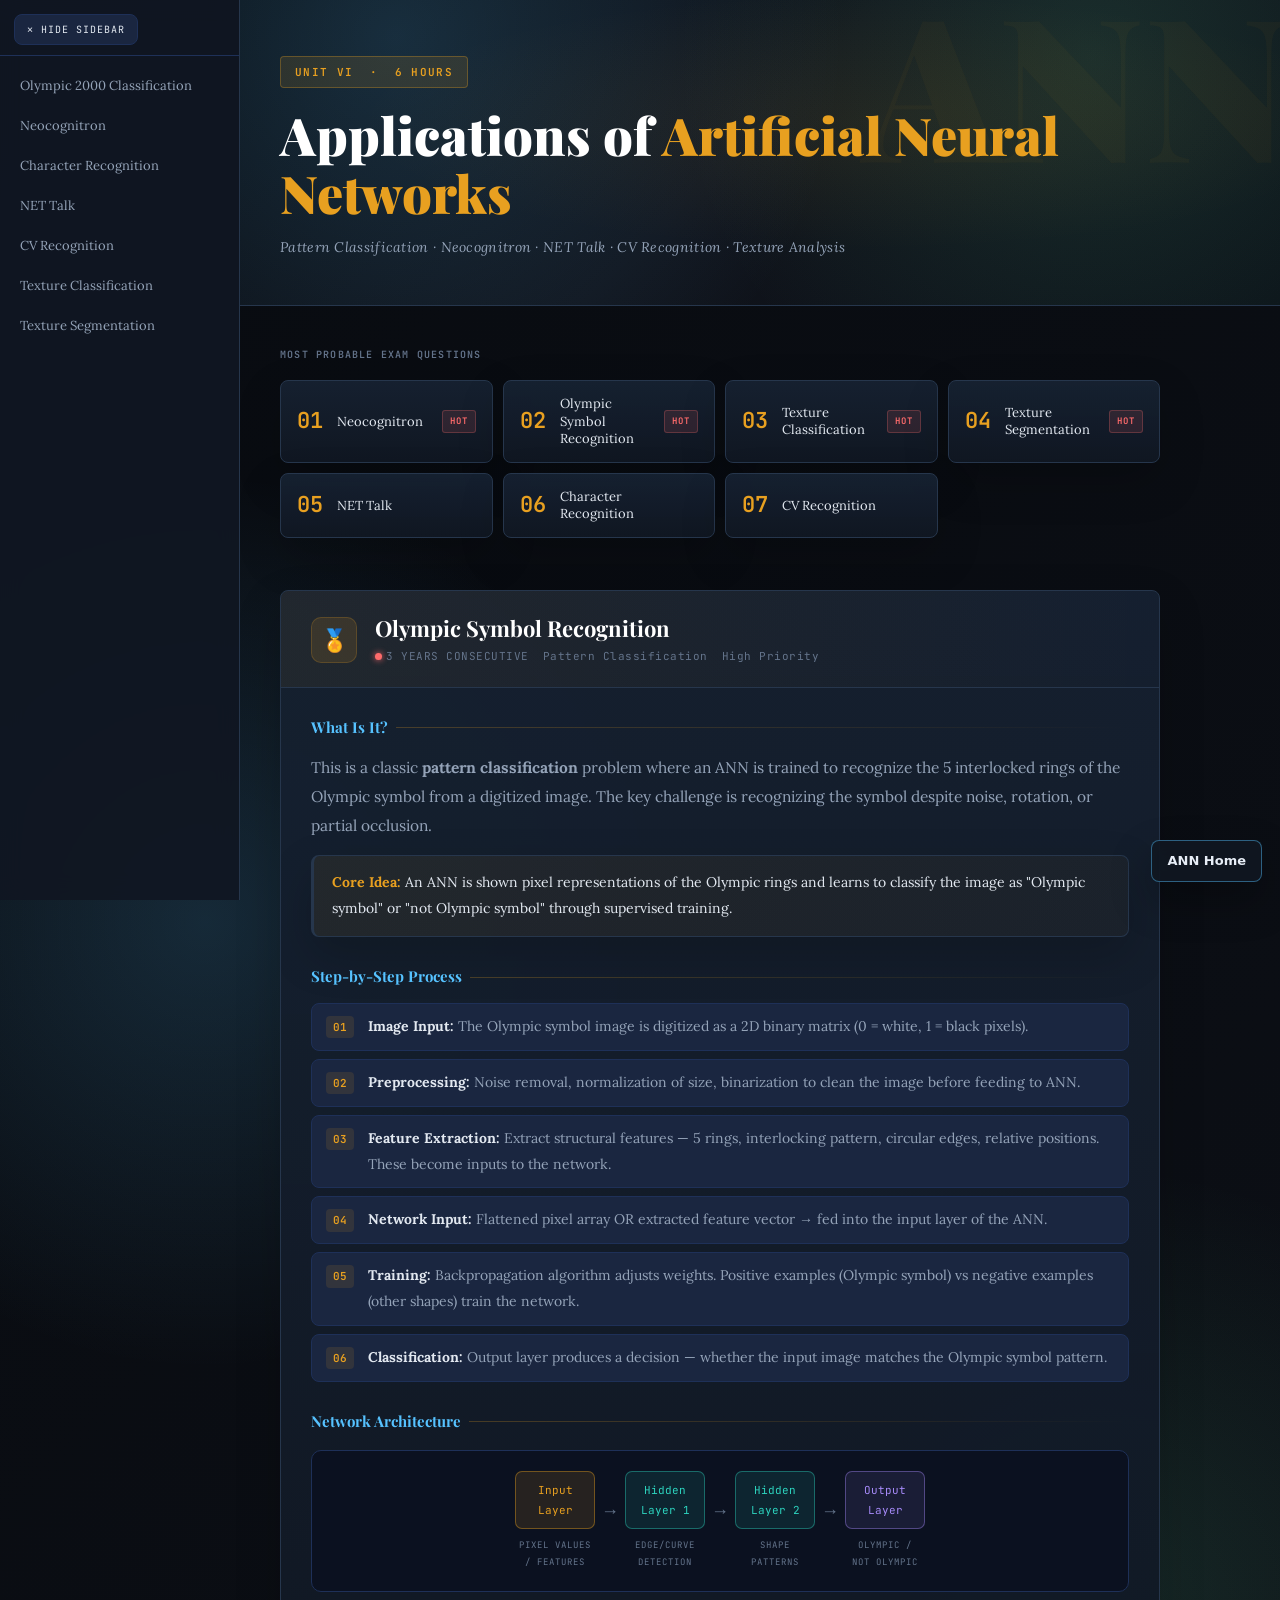
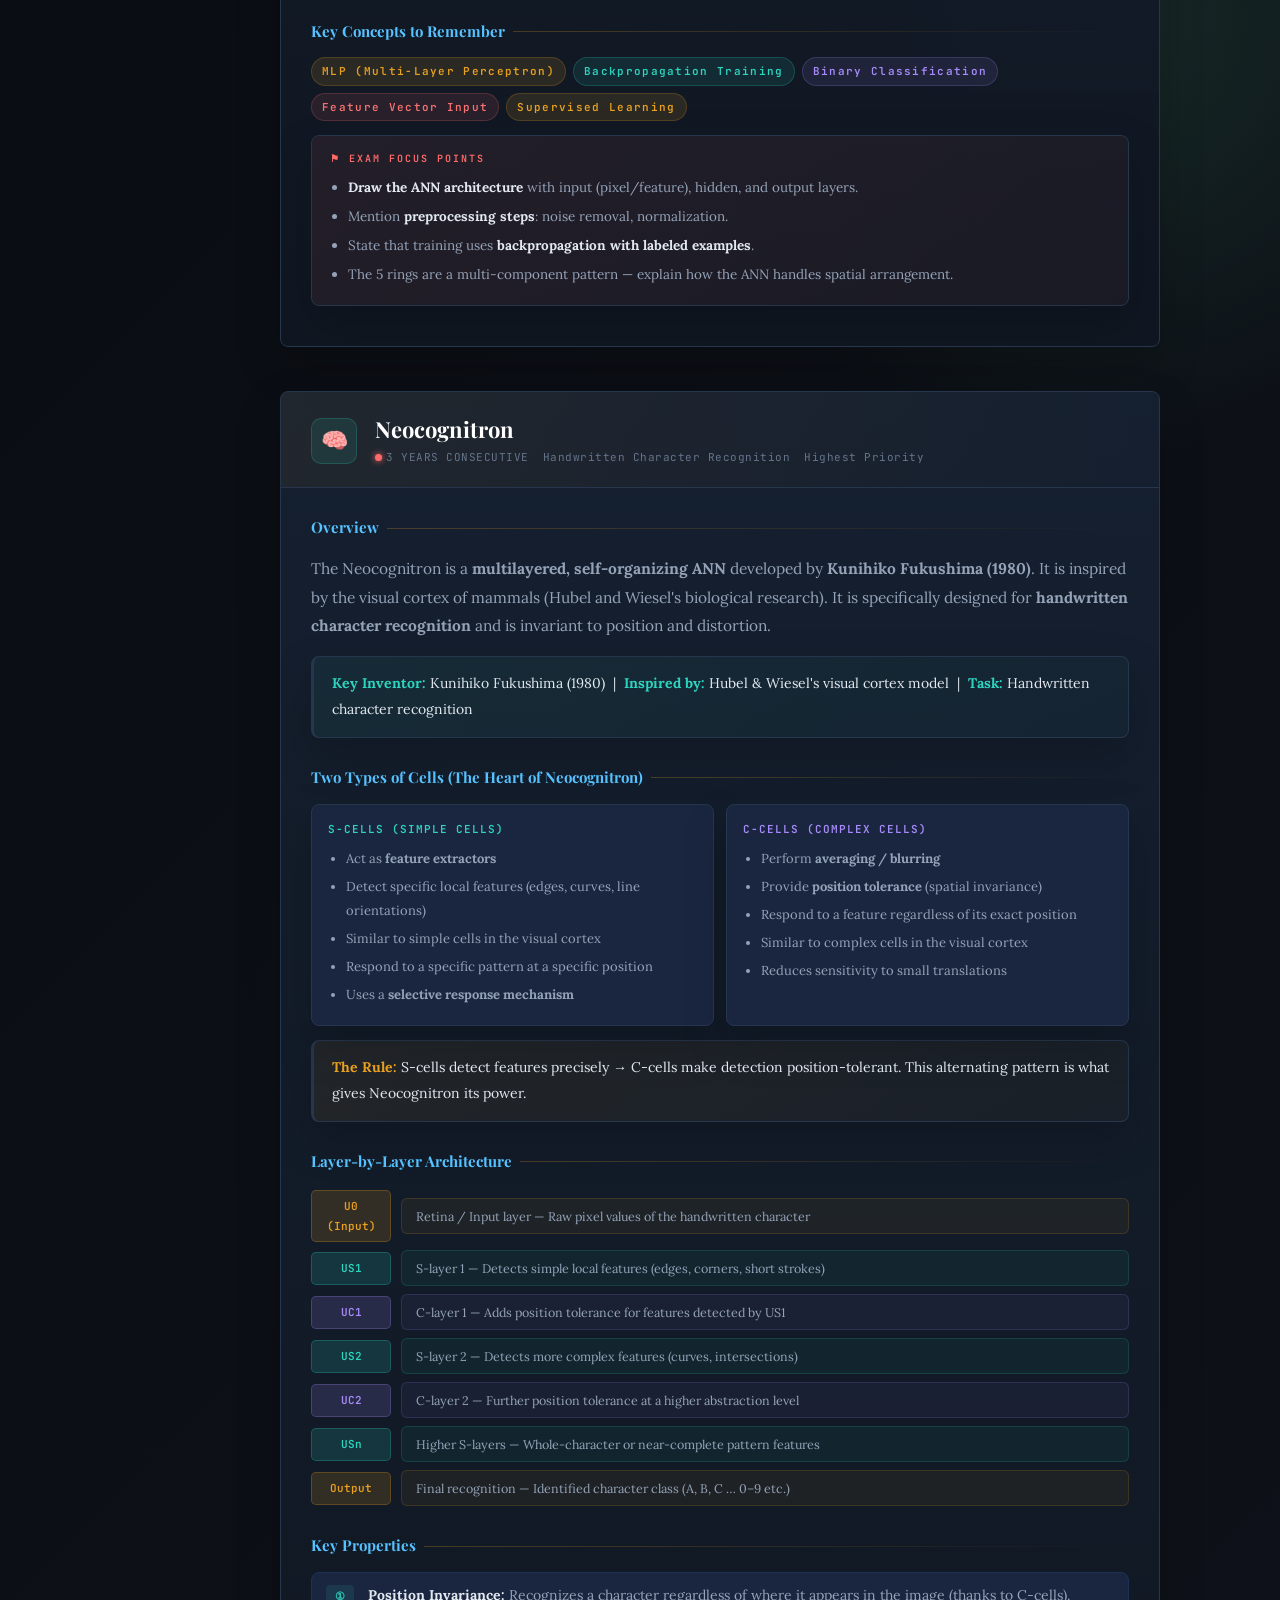
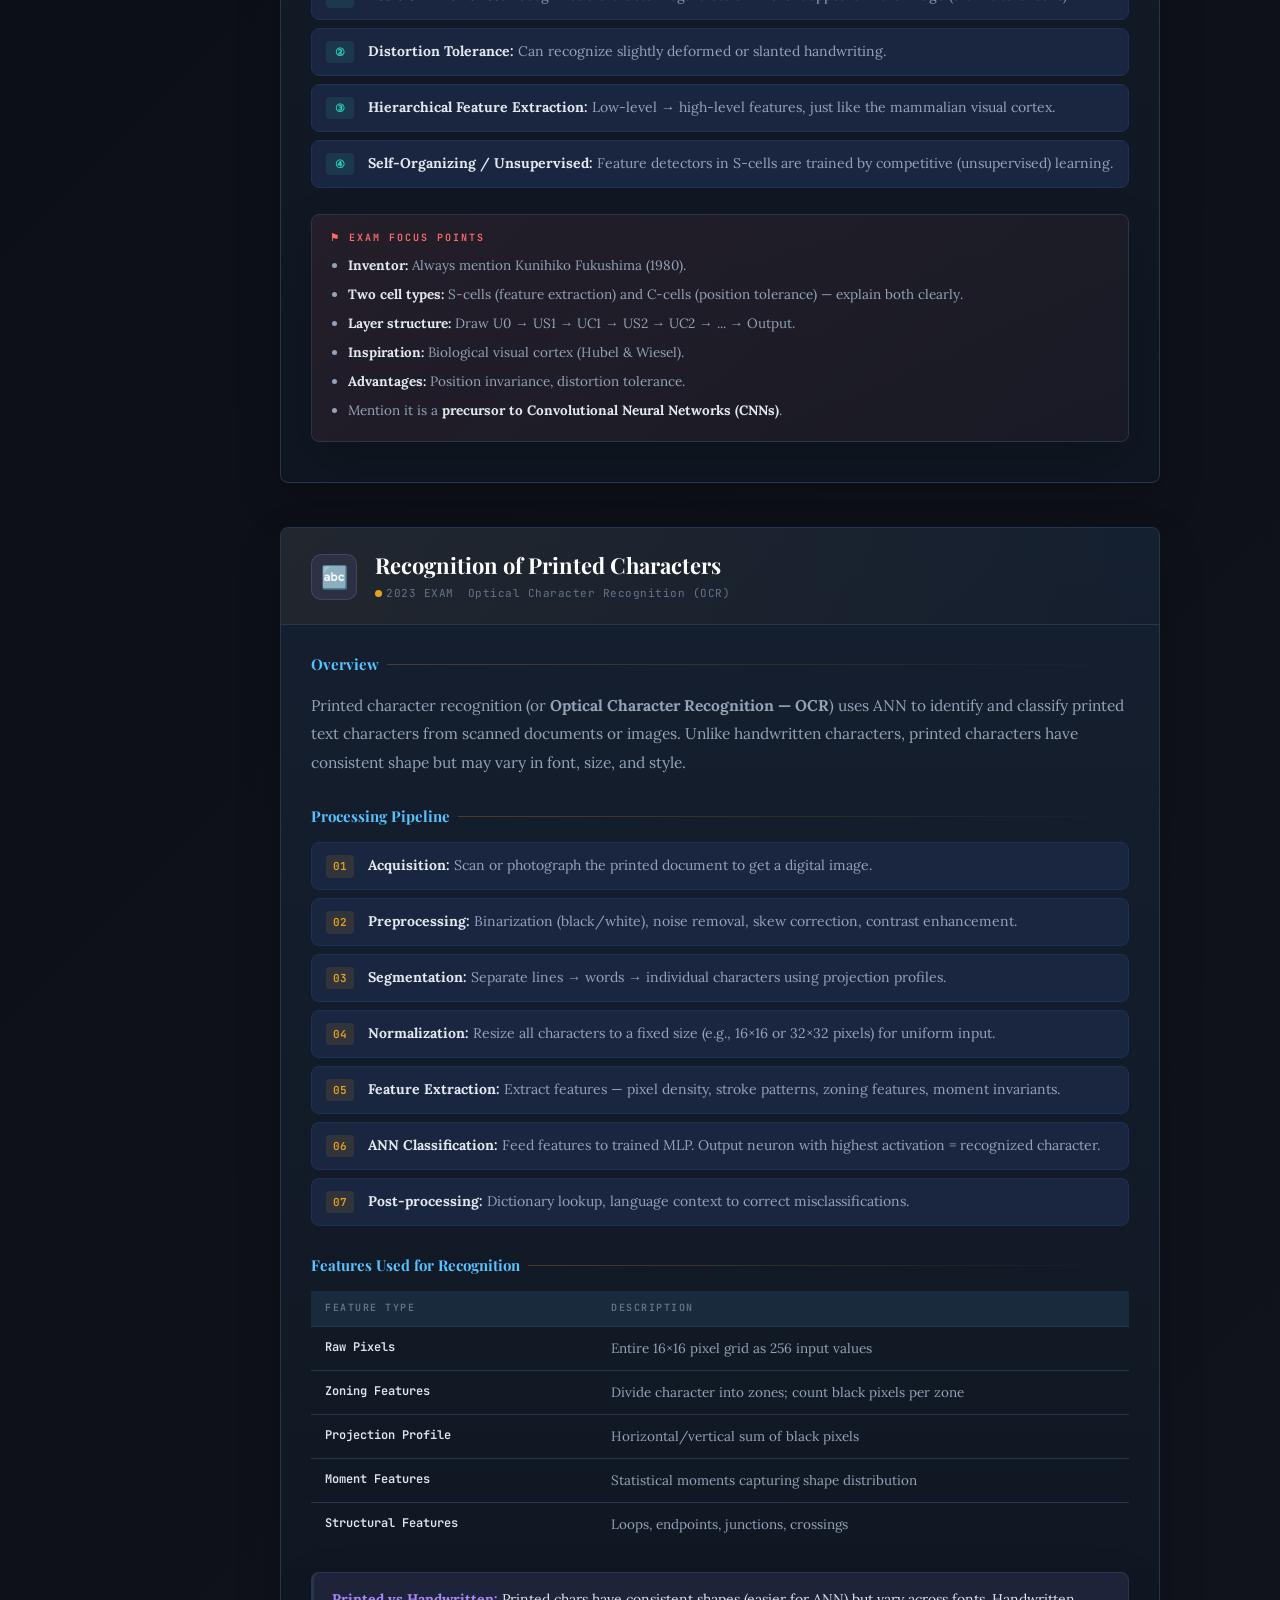
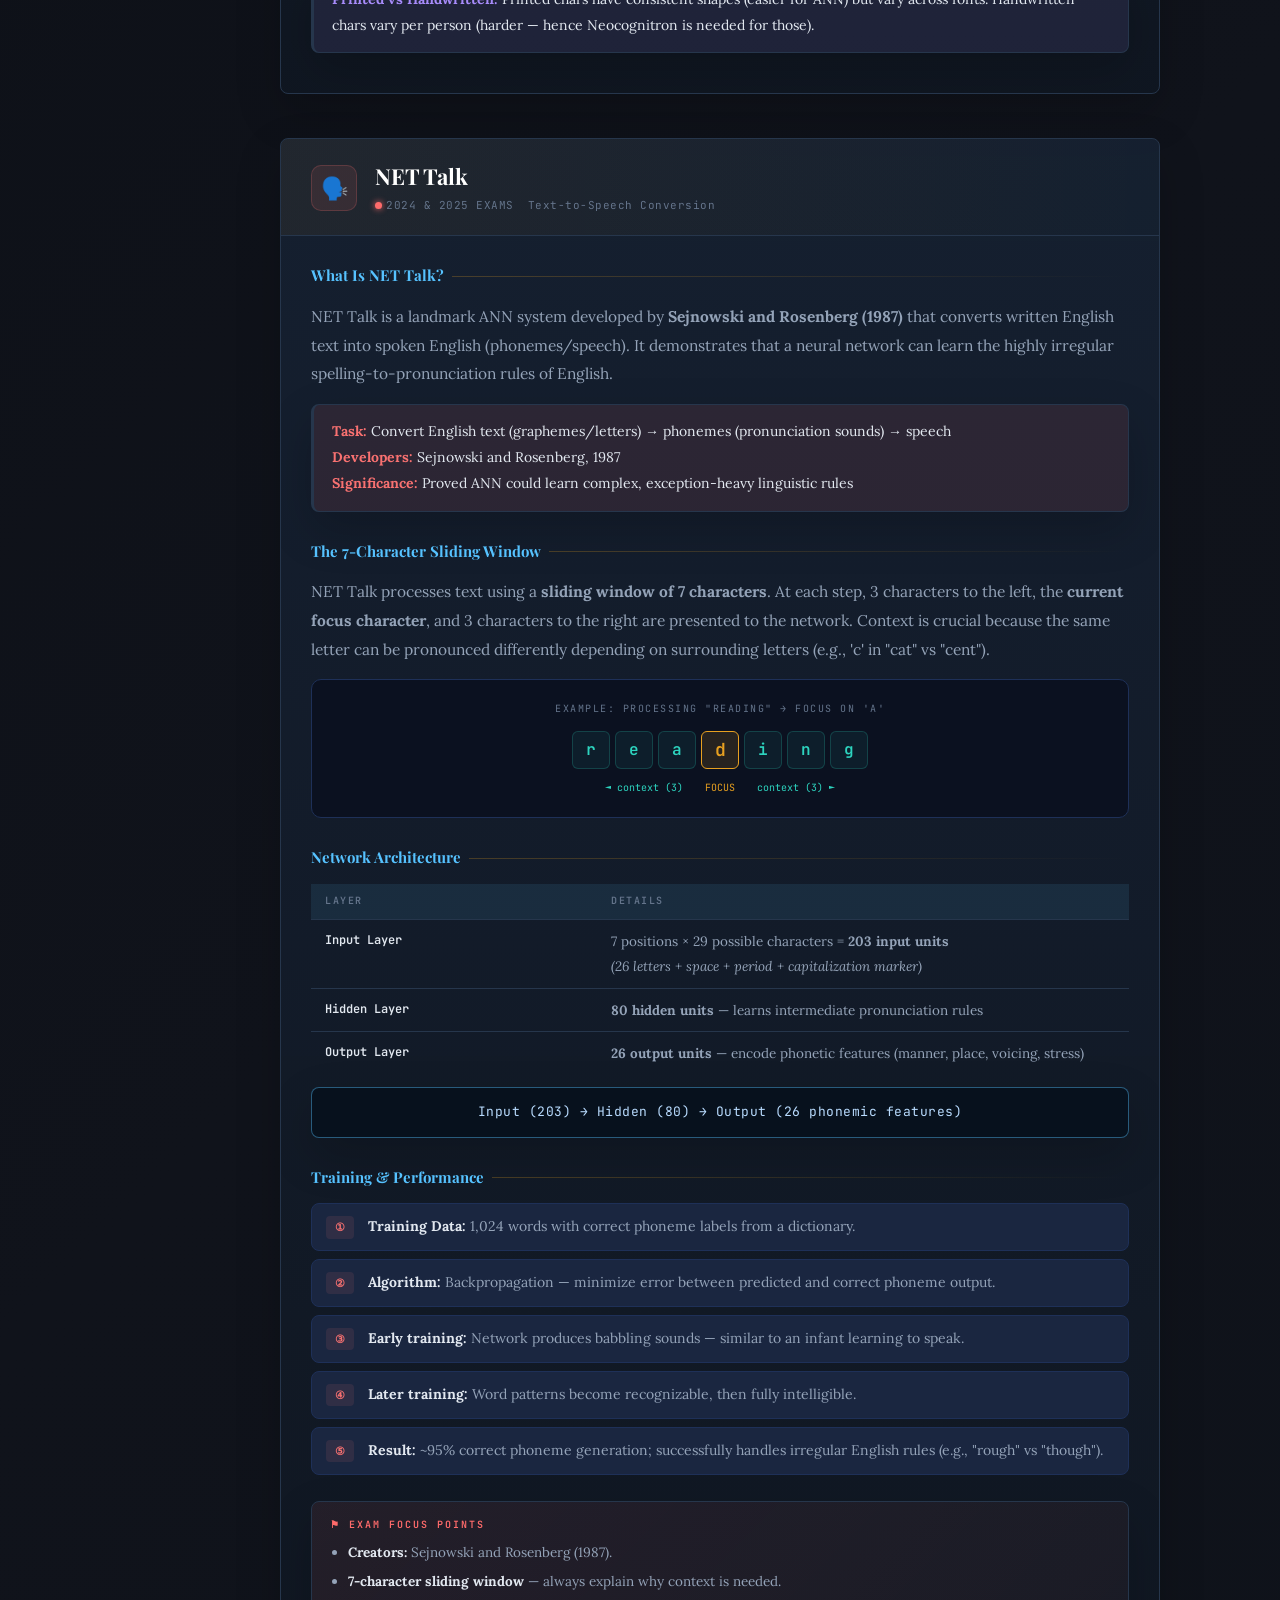
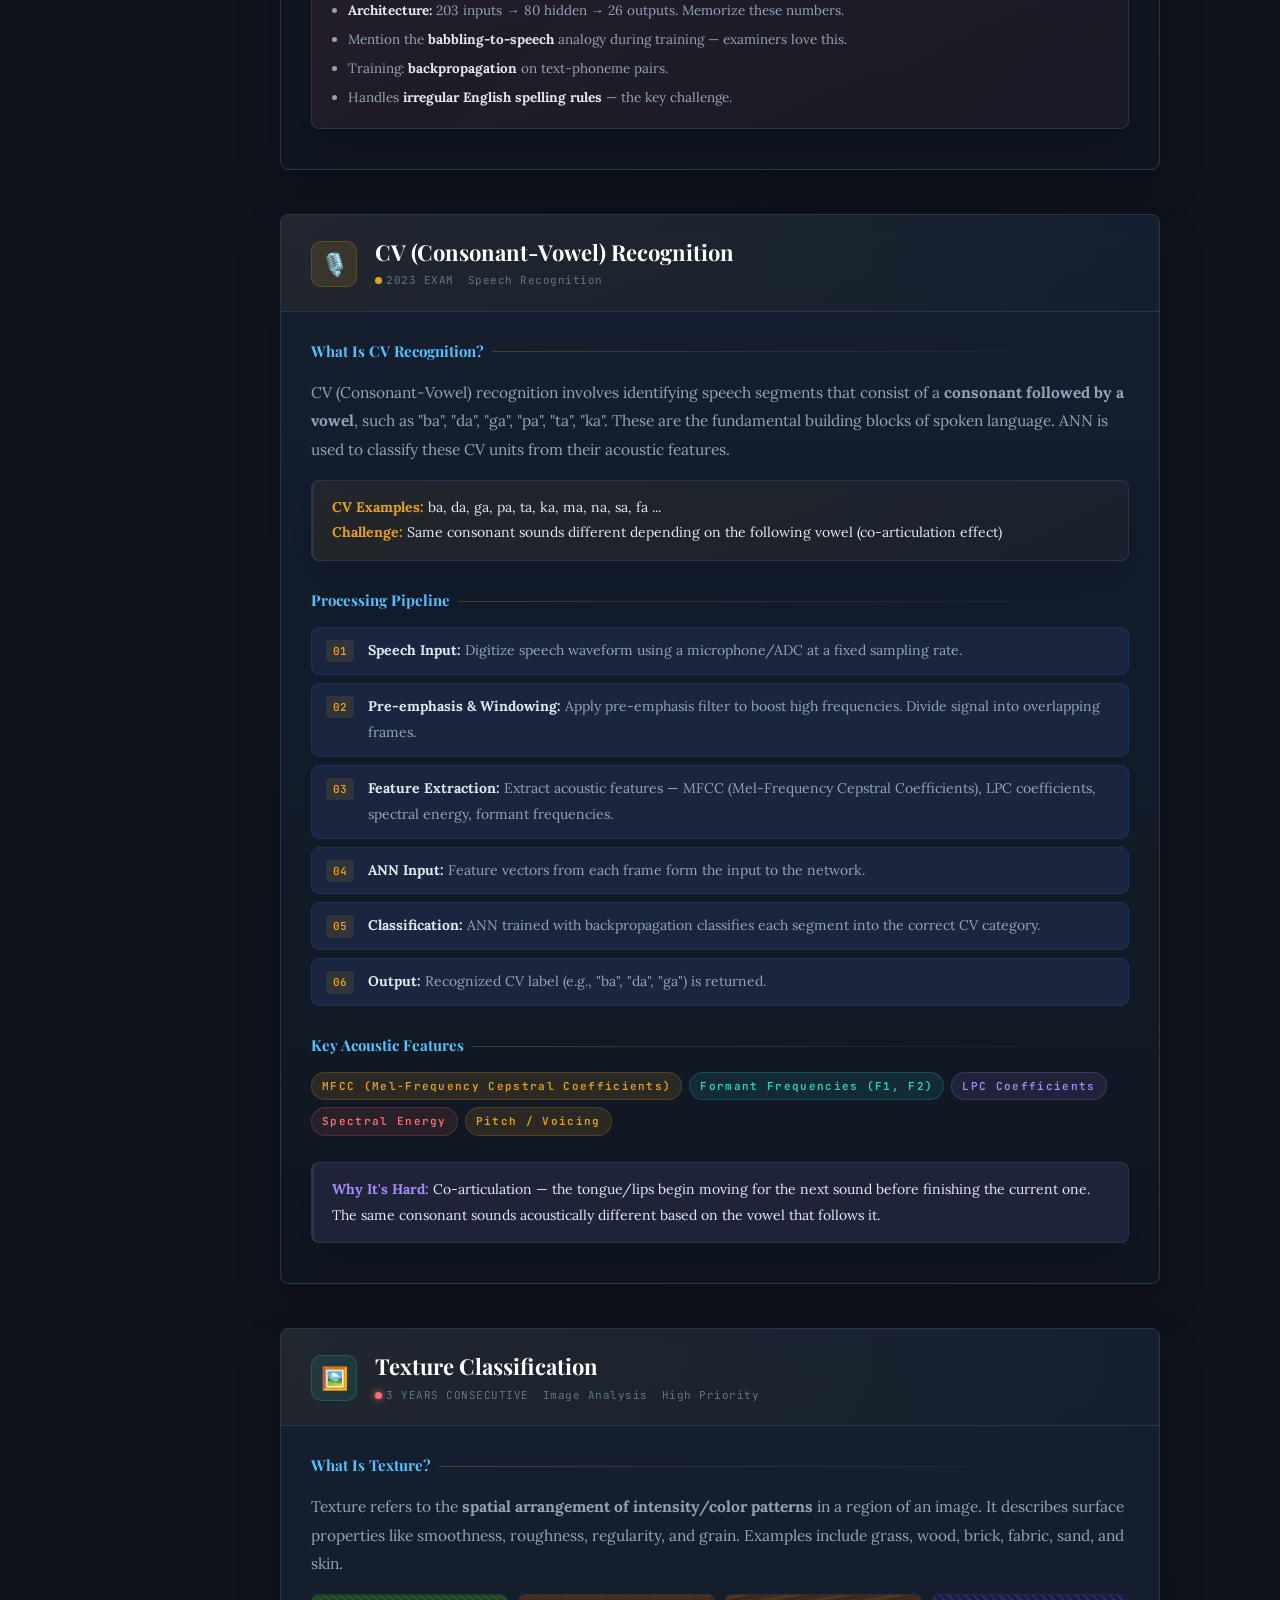
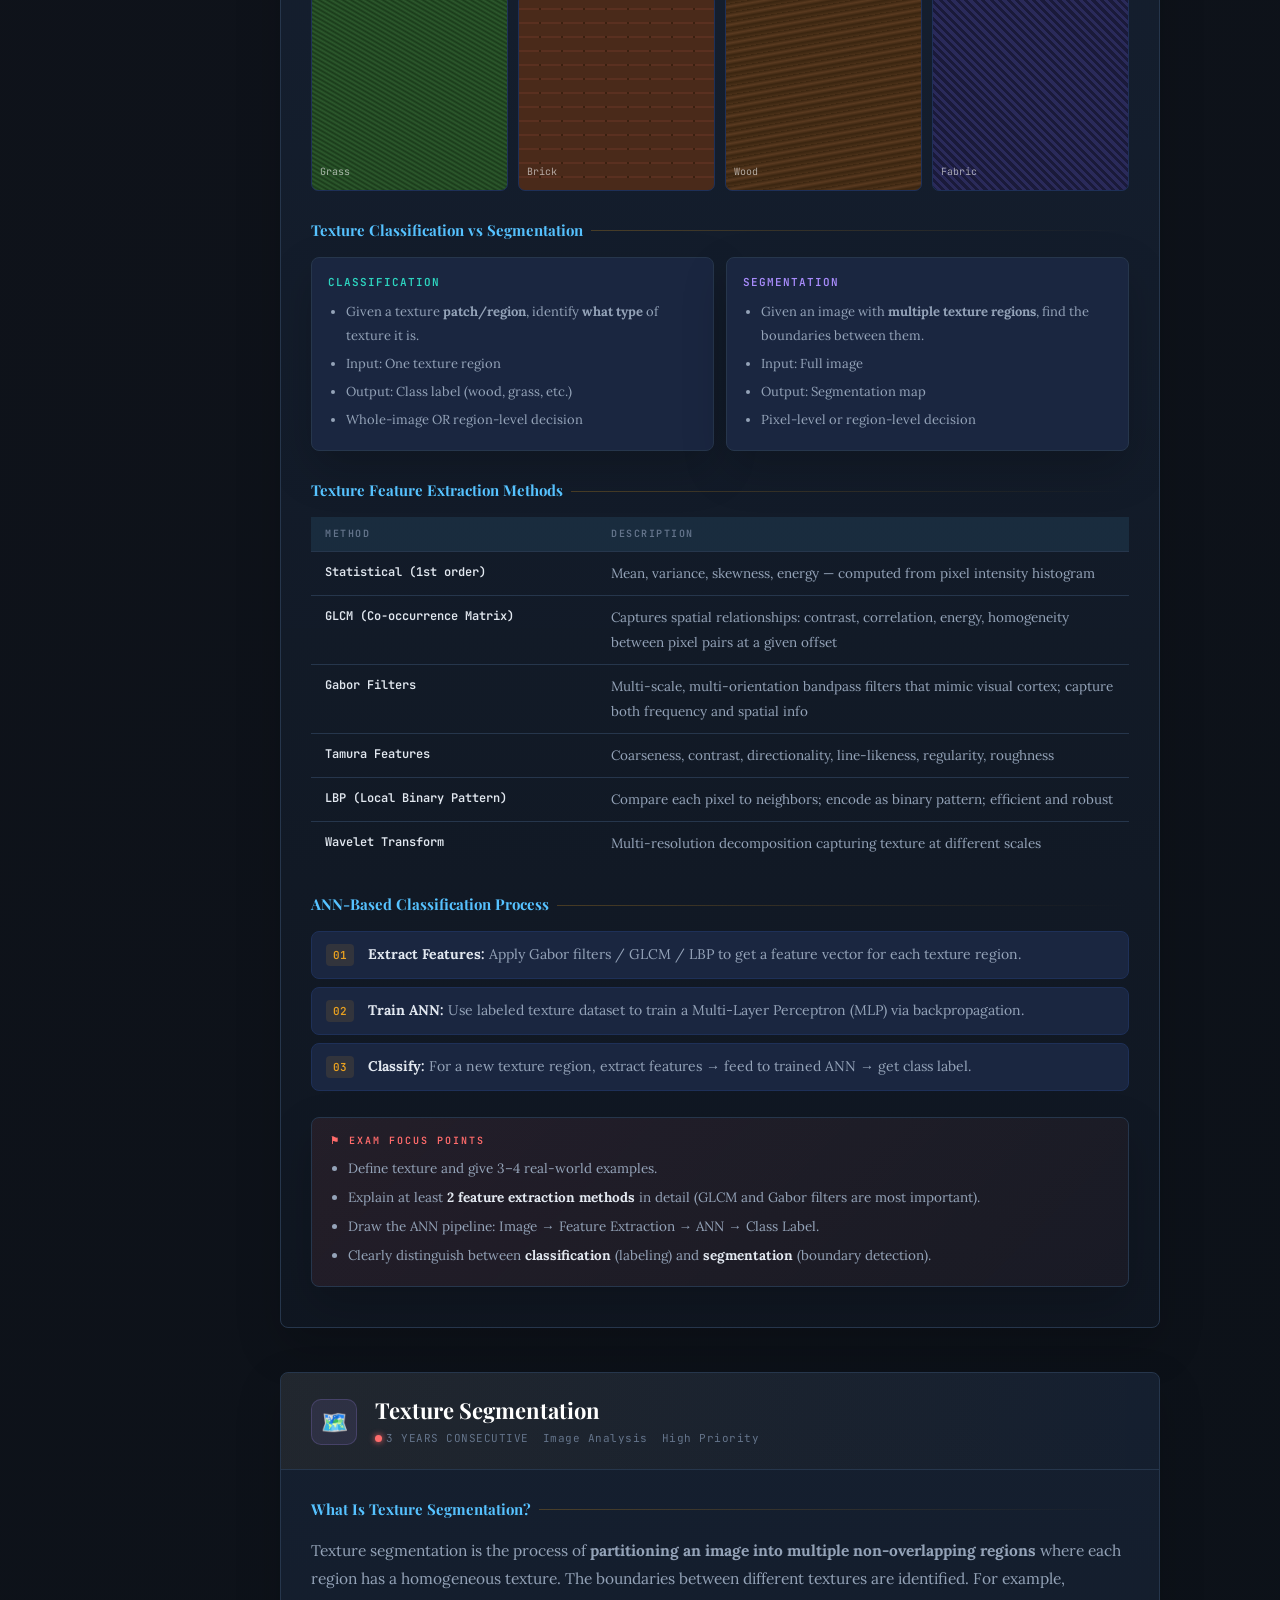
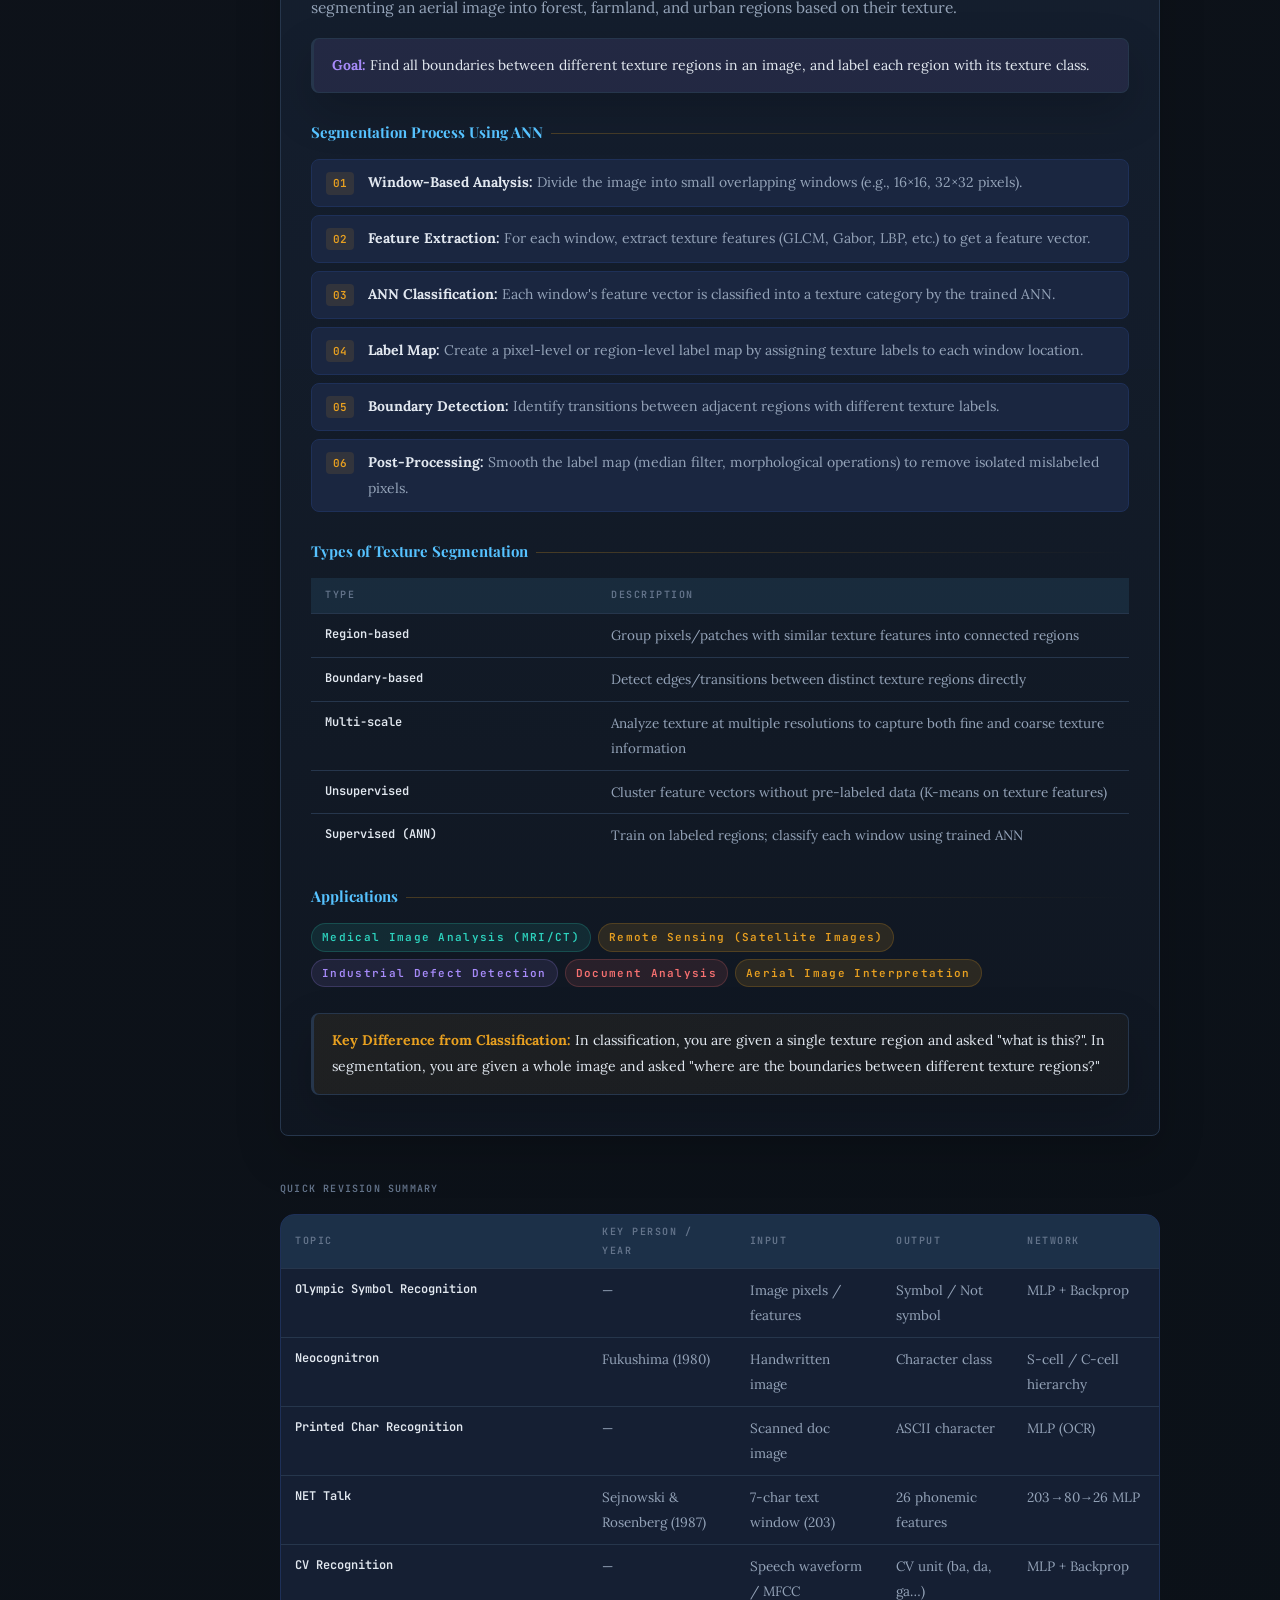
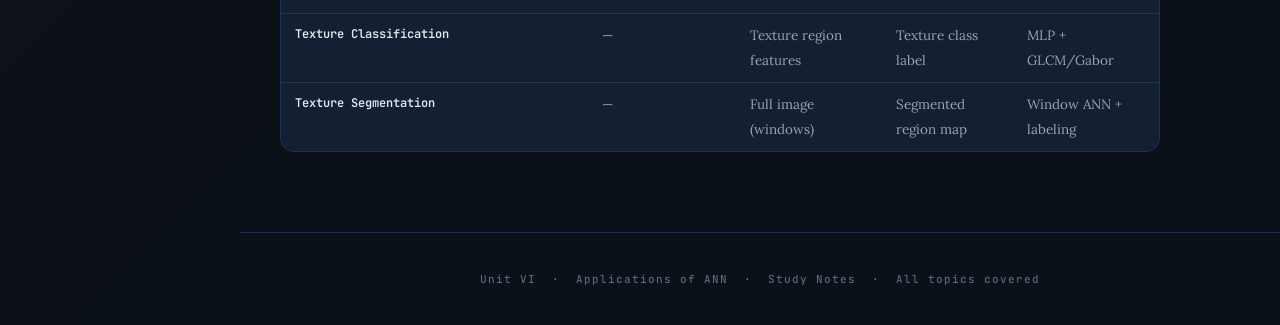
<file: unit6_ann_applications.html>
<!DOCTYPE html>
<html lang="en">
<head>
<meta charset="UTF-8">
<meta name="viewport" content="width=device-width, initial-scale=1.0">
<title>Unit VI – Applications of ANN</title>
<link href="https://fonts.googleapis.com/css2?family=Playfair+Display:wght@700;900&family=Lora:ital,wght@0,400;0,600;1,400&family=JetBrains+Mono:wght@400;600&display=swap" rel="stylesheet">
<link rel="stylesheet" href="study-ui.css">
<style>
  :root {
    --bg: #0b1120;
    --bg2: #111827;
    --card: #151f33;
    --card2: #1a2640;
    --border: #1e3058;
    --gold: #e8a020;
    --gold-light: #f5c842;
    --gold-dim: rgba(232,160,32,0.12);
    --teal: #2dd4bf;
    --teal-dim: rgba(45,212,191,0.1);
    --rose: #f87171;
    --rose-dim: rgba(248,113,113,0.1);
    --violet: #a78bfa;
    --violet-dim: rgba(167,139,250,0.1);
    --text: #e2e8f0;
    --text-muted: #94a3b8;
    --text-dim: #64748b;
    --hot: #ff6b6b;
  }

  * { margin: 0; padding: 0; box-sizing: border-box; }

  html { scroll-behavior: smooth; }

  body {
    background: var(--bg);
    color: var(--text);
    font-family: 'Lora', Georgia, serif;
    font-size: 15.5px;
    line-height: 1.85;
    min-height: 100vh;
  }
  .sidebar {
    width: 240px;
    position: fixed;
    top: 0;
    left: 0;
    height: 100vh;
    overflow-y: auto;
    background: var(--bg2);
    border-right: 1px solid var(--border);
    padding: 22px 0;
    z-index: 140;
    transition: transform .28s ease;
  }
  .sidebar-title {
    font-family: 'JetBrains Mono', monospace;
    font-size: 10px;
    letter-spacing: 2px;
    text-transform: uppercase;
    color: var(--text-dim);
    padding: 0 18px 14px;
    border-bottom: 1px solid var(--border);
    margin-bottom: 10px;
  }
  .sidebar a {
    display: block;
    padding: 8px 18px;
    color: var(--text-muted);
    text-decoration: none;
    font-size: 13px;
    border-left: 2px solid transparent;
    transition: all 0.2s;
  }
  .sidebar a:hover {
    color: var(--text);
    background: var(--card2);
    border-left-color: var(--gold);
  }
  .sidebar-toggle {
    position: fixed;
    top: 14px;
    left: 14px;
    z-index: 230;
    background: var(--card2);
    color: var(--text);
    border: 1px solid var(--border);
    border-radius: 8px;
    padding: 8px 12px;
    font-family: 'JetBrains Mono', monospace;
    font-size: 10px;
    letter-spacing: 1px;
    text-transform: uppercase;
    cursor: pointer;
    transition: all 0.2s;
  }
  .sidebar-toggle:hover {
    color: var(--gold);
    border-color: var(--gold);
  }

  /* ── HEADER ── */
  header {
    background: linear-gradient(135deg, #060d1c 0%, #0f1e3a 50%, #08142a 100%);
    border-bottom: 1px solid var(--border);
    padding: 56px 40px 44px;
    position: relative;
    overflow: hidden;
  }
  header::before {
    content: '';
    position: absolute;
    inset: 0;
    background: radial-gradient(ellipse 70% 60% at 60% 40%, rgba(232,160,32,0.07) 0%, transparent 70%);
  }
  header::after {
    content: 'ANN';
    position: absolute;
    right: -10px;
    top: -20px;
    font-family: 'Playfair Display', serif;
    font-size: 200px;
    font-weight: 900;
    color: rgba(232,160,32,0.04);
    pointer-events: none;
    line-height: 1;
  }
  .header-inner { max-width: 960px; margin: 0 auto; position: relative; z-index: 1; }
  .unit-badge {
    display: inline-block;
    background: var(--gold-dim);
    border: 1px solid rgba(232,160,32,0.3);
    color: var(--gold);
    font-family: 'JetBrains Mono', monospace;
    font-size: 11px;
    font-weight: 600;
    letter-spacing: 2.5px;
    text-transform: uppercase;
    padding: 5px 14px;
    border-radius: 4px;
    margin-bottom: 18px;
  }
  h1 {
    font-family: 'Playfair Display', serif;
    font-size: clamp(30px, 5vw, 52px);
    font-weight: 900;
    line-height: 1.1;
    color: #fff;
    margin-bottom: 14px;
  }
  h1 span { color: var(--gold); }
  .header-sub {
    color: var(--text-muted);
    font-size: 14px;
    font-style: italic;
    letter-spacing: 0.3px;
  }

  /* ── PRIORITY TABLE ── */
  .priority-section {
    max-width: 960px;
    margin: 44px auto 0;
    padding: 0 40px;
  }
  .section-label {
    font-family: 'JetBrains Mono', monospace;
    font-size: 10px;
    font-weight: 600;
    letter-spacing: 3px;
    text-transform: uppercase;
    color: var(--text-dim);
    margin-bottom: 16px;
  }
  .priority-grid {
    display: grid;
    grid-template-columns: repeat(auto-fill, minmax(200px, 1fr));
    gap: 10px;
  }
  .p-card {
    background: var(--card);
    border: 1px solid var(--border);
    border-radius: 8px;
    padding: 14px 16px;
    display: flex;
    align-items: center;
    gap: 12px;
    transition: border-color 0.2s, transform 0.2s;
  }
  .p-card:hover { border-color: var(--gold); transform: translateY(-2px); }
  .p-num {
    font-family: 'JetBrains Mono', monospace;
    font-size: 22px;
    font-weight: 600;
    color: var(--gold);
    min-width: 28px;
    line-height: 1;
  }
  .p-name { font-size: 13px; color: var(--text); line-height: 1.35; }
  .hot-badge {
    margin-left: auto;
    font-family: 'JetBrains Mono', monospace;
    font-size: 9px;
    font-weight: 600;
    letter-spacing: 1px;
    text-transform: uppercase;
    color: var(--hot);
    background: rgba(255,107,107,0.12);
    border: 1px solid rgba(255,107,107,0.25);
    padding: 2px 7px;
    border-radius: 3px;
  }

  /* ── MAIN CONTENT ── */
  main {
    max-width: 960px;
    margin: 52px auto 80px;
    padding: 0 40px;
    display: flex;
    flex-direction: column;
    gap: 44px;
  }
  header, .priority-section, main, footer {
    margin-left: 240px;
    transition: margin-left .28s ease;
  }
  body.sidebar-hidden .sidebar { transform: translateX(-100%); }
  body.sidebar-hidden header,
  body.sidebar-hidden .priority-section,
  body.sidebar-hidden main,
  body.sidebar-hidden footer { margin-left: 0; }

  /* ── TOPIC CARD ── */
  .topic {
    background: var(--card);
    border: 1px solid var(--border);
    border-radius: 14px;
    overflow: hidden;
    animation: fadeUp 0.5s ease both;
  }
  @keyframes fadeUp {
    from { opacity: 0; transform: translateY(18px); }
    to   { opacity: 1; transform: translateY(0); }
  }
  .topic:nth-child(1) { animation-delay: 0.05s; }
  .topic:nth-child(2) { animation-delay: 0.10s; }
  .topic:nth-child(3) { animation-delay: 0.15s; }
  .topic:nth-child(4) { animation-delay: 0.20s; }
  .topic:nth-child(5) { animation-delay: 0.25s; }
  .topic:nth-child(6) { animation-delay: 0.30s; }
  .topic:nth-child(7) { animation-delay: 0.35s; }

  .topic-header {
    padding: 24px 30px 20px;
    border-bottom: 1px solid var(--border);
    display: flex;
    align-items: flex-start;
    gap: 18px;
    background: linear-gradient(90deg, rgba(232,160,32,0.06) 0%, transparent 100%);
  }
  .topic-icon {
    width: 46px; height: 46px;
    border-radius: 10px;
    display: flex; align-items: center; justify-content: center;
    font-size: 22px;
    flex-shrink: 0;
    margin-top: 2px;
  }
  .icon-gold { background: var(--gold-dim); border: 1px solid rgba(232,160,32,0.2); }
  .icon-teal { background: var(--teal-dim); border: 1px solid rgba(45,212,191,0.2); }
  .icon-violet { background: var(--violet-dim); border: 1px solid rgba(167,139,250,0.2); }
  .icon-rose { background: var(--rose-dim); border: 1px solid rgba(248,113,113,0.2); }

  .topic-title-block h2 {
    font-family: 'Playfair Display', serif;
    font-size: 22px;
    font-weight: 700;
    color: #fff;
    line-height: 1.2;
    margin-bottom: 5px;
  }
  .topic-meta {
    font-family: 'JetBrains Mono', monospace;
    font-size: 11px;
    color: var(--text-dim);
    letter-spacing: 0.5px;
    display: flex;
    gap: 14px;
    align-items: center;
    flex-wrap: wrap;
  }
  .freq-dot { width: 7px; height: 7px; border-radius: 50%; display: inline-block; margin-right: 4px; }
  .freq-hot { background: var(--hot); box-shadow: 0 0 6px var(--hot); }
  .freq-med { background: var(--gold); }
  .freq-low { background: var(--text-dim); }

  .topic-body { padding: 26px 30px; }
  .topic-body p { color: var(--text-muted); margin-bottom: 16px; }

  /* ── SUBSECTION ── */
  .subsec { margin-bottom: 26px; }
  .subsec:last-child { margin-bottom: 0; }
  .subsec-title {
    font-family: 'Playfair Display', serif;
    font-size: 15px;
    font-weight: 700;
    color: var(--gold);
    margin-bottom: 12px;
    display: flex;
    align-items: center;
    gap: 8px;
  }
  .subsec-title::after {
    content: '';
    flex: 1;
    height: 1px;
    background: linear-gradient(90deg, rgba(232,160,32,0.25), transparent);
  }

  /* ── STEP LIST ── */
  .step-list { display: flex; flex-direction: column; gap: 8px; margin: 12px 0; }
  .step {
    display: flex;
    gap: 14px;
    align-items: flex-start;
    background: var(--card2);
    border: 1px solid var(--border);
    border-radius: 8px;
    padding: 10px 14px;
  }
  .step-num {
    font-family: 'JetBrains Mono', monospace;
    font-size: 11px;
    font-weight: 600;
    color: var(--gold);
    background: var(--gold-dim);
    border-radius: 4px;
    padding: 1px 7px;
    min-width: 28px;
    text-align: center;
    margin-top: 2px;
  }
  .step-text { font-size: 14px; color: var(--text-muted); }
  .step-text strong { color: var(--text); font-family: 'Lora', serif; }

  /* ── KEY POINT BOX ── */
  .keybox {
    background: linear-gradient(135deg, rgba(232,160,32,0.07) 0%, rgba(232,160,32,0.03) 100%);
    border: 1px solid rgba(232,160,32,0.22);
    border-left: 3px solid var(--gold);
    border-radius: 0 8px 8px 0;
    padding: 14px 18px;
    margin: 14px 0;
    font-size: 14px;
    color: var(--text);
  }
  .keybox.teal {
    background: linear-gradient(135deg, rgba(45,212,191,0.07) 0%, rgba(45,212,191,0.03) 100%);
    border-color: rgba(45,212,191,0.22);
    border-left-color: var(--teal);
  }
  .keybox.violet {
    background: var(--violet-dim);
    border-color: rgba(167,139,250,0.22);
    border-left-color: var(--violet);
  }
  .keybox.rose {
    background: var(--rose-dim);
    border-color: rgba(248,113,113,0.22);
    border-left-color: var(--rose);
  }
  .keybox strong { color: var(--gold); }
  .keybox.teal strong { color: var(--teal); }
  .keybox.violet strong { color: var(--violet); }
  .keybox.rose strong { color: var(--rose); }

  /* ── ARCHITECTURE DIAGRAM ── */
  .arch-diagram {
    background: var(--bg);
    border: 1px solid var(--border);
    border-radius: 10px;
    padding: 20px;
    margin: 14px 0;
    overflow-x: auto;
  }
  .arch-row {
    display: flex;
    align-items: center;
    gap: 0;
    flex-wrap: nowrap;
    justify-content: center;
    min-width: 400px;
  }
  .arch-layer {
    display: flex;
    flex-direction: column;
    align-items: center;
    gap: 5px;
  }
  .arch-box {
    background: var(--card);
    border: 1px solid var(--border);
    border-radius: 7px;
    padding: 8px 12px;
    font-family: 'JetBrains Mono', monospace;
    font-size: 11px;
    color: var(--text-muted);
    text-align: center;
    white-space: nowrap;
    min-width: 80px;
  }
  .arch-box.gold { border-color: rgba(232,160,32,0.4); color: var(--gold); background: var(--gold-dim); }
  .arch-box.teal { border-color: rgba(45,212,191,0.4); color: var(--teal); background: var(--teal-dim); }
  .arch-box.violet { border-color: rgba(167,139,250,0.4); color: var(--violet); background: var(--violet-dim); }
  .arch-box.rose { border-color: rgba(248,113,113,0.4); color: var(--rose); background: var(--rose-dim); }
  .arch-label {
    font-family: 'JetBrains Mono', monospace;
    font-size: 9px;
    color: var(--text-dim);
    letter-spacing: 1px;
    text-transform: uppercase;
    text-align: center;
    margin-top: 3px;
  }
  .arch-arrow {
    color: var(--text-dim);
    font-size: 18px;
    padding: 0 6px;
    margin-bottom: 20px;
    flex-shrink: 0;
  }

  /* ── SPEC TABLE ── */
  .spec-table { width: 100%; border-collapse: collapse; margin: 12px 0; }
  .spec-table th {
    text-align: left;
    font-family: 'JetBrains Mono', monospace;
    font-size: 10px;
    font-weight: 600;
    letter-spacing: 1.5px;
    text-transform: uppercase;
    color: var(--text-dim);
    padding: 8px 14px;
    border-bottom: 1px solid var(--border);
  }
  .spec-table td {
    padding: 9px 14px;
    border-bottom: 1px solid rgba(30,48,88,0.5);
    font-size: 13.5px;
    color: var(--text-muted);
    vertical-align: top;
  }
  .spec-table td:first-child {
    font-family: 'JetBrains Mono', monospace;
    font-size: 12px;
    color: var(--text);
    width: 35%;
    font-weight: 600;
  }
  .spec-table tr:last-child td { border-bottom: none; }
  .spec-table tr:hover td { background: rgba(255,255,255,0.02); }

  /* ── TAG CHIPS ── */
  .tag-row { display: flex; flex-wrap: wrap; gap: 7px; margin: 10px 0; }
  .tag {
    font-family: 'JetBrains Mono', monospace;
    font-size: 11px;
    font-weight: 600;
    padding: 3px 10px;
    border-radius: 4px;
    letter-spacing: 0.3px;
  }
  .tag-gold { background: var(--gold-dim); color: var(--gold); border: 1px solid rgba(232,160,32,0.2); }
  .tag-teal { background: var(--teal-dim); color: var(--teal); border: 1px solid rgba(45,212,191,0.2); }
  .tag-violet { background: var(--violet-dim); color: var(--violet); border: 1px solid rgba(167,139,250,0.2); }
  .tag-rose { background: var(--rose-dim); color: var(--rose); border: 1px solid rgba(248,113,113,0.2); }

  /* ── COMPARISON GRID ── */
  .compare-grid { display: grid; grid-template-columns: 1fr 1fr; gap: 12px; margin: 12px 0; }
  .compare-box {
    background: var(--card2);
    border: 1px solid var(--border);
    border-radius: 8px;
    padding: 14px 16px;
  }
  .compare-box h4 {
    font-family: 'JetBrains Mono', monospace;
    font-size: 11px;
    font-weight: 600;
    letter-spacing: 1px;
    text-transform: uppercase;
    margin-bottom: 8px;
  }
  .compare-box ul { padding-left: 18px; }
  .compare-box li { font-size: 13px; color: var(--text-muted); margin-bottom: 4px; }

  /* ── FORMULA BOX ── */
  .formula {
    background: var(--bg);
    border: 1px solid var(--border);
    border-radius: 8px;
    padding: 12px 18px;
    margin: 10px 0;
    font-family: 'JetBrains Mono', monospace;
    font-size: 13px;
    color: var(--teal);
    text-align: center;
    letter-spacing: 0.5px;
  }

  /* ── DIVIDER ── */
  .divider {
    height: 1px;
    background: linear-gradient(90deg, transparent, var(--border), transparent);
    margin: 20px 0;
  }

  /* ── EXAM ALERT ── */
  .exam-alert {
    background: linear-gradient(135deg, rgba(255,107,107,0.08) 0%, rgba(255,107,107,0.04) 100%);
    border: 1px solid rgba(255,107,107,0.25);
    border-radius: 8px;
    padding: 14px 18px;
    margin: 14px 0;
    font-size: 13.5px;
  }
  .exam-alert .ea-title {
    font-family: 'JetBrains Mono', monospace;
    font-size: 10px;
    font-weight: 600;
    letter-spacing: 2px;
    text-transform: uppercase;
    color: var(--hot);
    margin-bottom: 6px;
  }
  .exam-alert ul { padding-left: 18px; }
  .exam-alert li { color: var(--text-muted); margin-bottom: 4px; }
  .exam-alert li strong { color: var(--text); }

  /* ── NEOCOGNITRON LAYERS ── */
  .neo-arch {
    display: flex;
    flex-direction: column;
    gap: 8px;
    margin: 14px 0;
  }
  .neo-row {
    display: grid;
    grid-template-columns: 80px 1fr;
    gap: 10px;
    align-items: center;
  }
  .neo-tag {
    font-family: 'JetBrains Mono', monospace;
    font-size: 11px;
    font-weight: 600;
    text-align: center;
    padding: 5px;
    border-radius: 5px;
  }
  .neo-s { background: rgba(45,212,191,0.15); color: var(--teal); border: 1px solid rgba(45,212,191,0.25); }
  .neo-c { background: rgba(167,139,250,0.15); color: var(--violet); border: 1px solid rgba(167,139,250,0.25); }
  .neo-u { background: rgba(232,160,32,0.15); color: var(--gold); border: 1px solid rgba(232,160,32,0.25); }
  .neo-bar {
    height: 36px;
    border-radius: 6px;
    display: flex;
    align-items: center;
    padding: 0 14px;
    font-size: 12.5px;
    color: var(--text-muted);
  }
  .neo-s-bar { background: rgba(45,212,191,0.06); border: 1px solid rgba(45,212,191,0.15); }
  .neo-c-bar { background: rgba(167,139,250,0.06); border: 1px solid rgba(167,139,250,0.15); }
  .neo-u-bar { background: rgba(232,160,32,0.06); border: 1px solid rgba(232,160,32,0.15); }

  /* ── NET TALK WINDOW ── */
  .nettalk-window {
    background: var(--bg);
    border: 1px solid var(--border);
    border-radius: 10px;
    padding: 20px;
    margin: 14px 0;
    text-align: center;
  }
  .nettalk-chars { display: flex; justify-content: center; gap: 5px; margin-bottom: 10px; }
  .nc {
    width: 38px; height: 38px;
    border-radius: 6px;
    display: flex; align-items: center; justify-content: center;
    font-family: 'JetBrains Mono', monospace;
    font-size: 16px;
    font-weight: 600;
    border: 1px solid var(--border);
    background: var(--card2);
    color: var(--text-dim);
  }
  .nc.center { background: var(--gold-dim); border-color: var(--gold); color: var(--gold); font-size: 18px; }
  .nc.context { background: rgba(45,212,191,0.07); border-color: rgba(45,212,191,0.2); color: var(--teal); }
  .nettalk-label {
    font-family: 'JetBrains Mono', monospace;
    font-size: 10px;
    letter-spacing: 1.5px;
    text-transform: uppercase;
    color: var(--text-dim);
  }

  /* ── TEXTURE VISUAL ── */
  .texture-grid {
    display: grid;
    grid-template-columns: repeat(4, 1fr);
    gap: 10px;
    margin: 14px 0;
  }
  .tex-box {
    aspect-ratio: 1;
    border-radius: 7px;
    border: 1px solid var(--border);
    display: flex; align-items: flex-end;
    padding: 8px;
    font-family: 'JetBrains Mono', monospace;
    font-size: 10px;
    color: rgba(255,255,255,0.6);
    overflow: hidden;
    position: relative;
  }
  .tex-grass { background: repeating-linear-gradient(30deg, #1a3a1a 0px, #2d5a2d 2px, #1a3a1a 4px); }
  .tex-brick { background: repeating-linear-gradient(0deg, #4a2a1a 0px, #4a2a1a 12px, transparent 12px, transparent 14px), repeating-linear-gradient(90deg, #5a3020 0px, #5a3020 20px, #3a2010 20px, #3a2010 22px); }
  .tex-wood { background: repeating-linear-gradient(170deg, #3a2510 0px, #5a3a20 3px, #3a2510 6px, #4a3018 9px); }
  .tex-fabric { background: repeating-linear-gradient(45deg, #1a1a3a 0px, #1a1a3a 3px, #2a2a5a 3px, #2a2a5a 6px), repeating-linear-gradient(-45deg, #1a1a3a 0px, #1a1a3a 3px, transparent 3px, transparent 6px); }

  /* ── FOOTER ── */
  footer {
    text-align: center;
    padding: 36px 20px;
    border-top: 1px solid var(--border);
    font-family: 'JetBrains Mono', monospace;
    font-size: 11px;
    color: var(--text-dim);
    letter-spacing: 1px;
  }

  /* ── SCROLLBAR ── */
  ::-webkit-scrollbar { width: 6px; height: 6px; }
  ::-webkit-scrollbar-track { background: var(--bg); }
  ::-webkit-scrollbar-thumb { background: var(--border); border-radius: 3px; }

  @media (max-width: 680px) {
    .sidebar {
      width: min(280px, 85vw);
      box-shadow: 8px 0 20px rgba(0,0,0,0.35);
    }
    header { padding: 36px 20px 28px; }
    main { padding: 0 16px; }
    .priority-section { padding: 0 16px; }
    .topic-header { padding: 18px 20px; flex-wrap: wrap; }
    .topic-body { padding: 20px; }
    .compare-grid { grid-template-columns: 1fr; }
    .texture-grid { grid-template-columns: repeat(2, 1fr); }
    header::after { display: none; }
    .sidebar-toggle { top: 12px; left: 12px; }
  }
</style>
</head>
<body>
<a class="study-home" href="index.html" aria-label="Back to ANN study homepage">ANN Home</a>
<button class="sidebar-toggle" id="sidebarToggle" type="button" aria-expanded="true">✕ Hide Sidebar</button>
<nav class="sidebar">
  <div class="sidebar-title">Quick Topics</div>
  <a href="#olympic">Olympic 2000 Classification</a>
  <a href="#neocognitron">Neocognitron</a>
  <a href="#char-recognition">Character Recognition</a>
  <a href="#nettalk">NET Talk</a>
  <a href="#cv-recognition">CV Recognition</a>
  <a href="#texture-classification">Texture Classification</a>
  <a href="#texture-segmentation">Texture Segmentation</a>
</nav>

<!-- ═══════════════════ HEADER ═══════════════════ -->
<header>
  <div class="header-inner">
    <div class="unit-badge">Unit VI &nbsp;·&nbsp; 6 Hours</div>
    <h1>Applications of <span>Artificial Neural Networks</span></h1>
    <p class="header-sub">Pattern Classification · Neocognitron · NET Talk · CV Recognition · Texture Analysis</p>
  </div>
</header>

<!-- ═══════════════════ PRIORITY PANEL ═══════════════════ -->
<section class="priority-section" style="margin-top:40px;">
  <div class="section-label">Most Probable Exam Questions</div>
  <div class="priority-grid">
    <div class="p-card"><span class="p-num">01</span><span class="p-name">Neocognitron</span><span class="hot-badge">HOT</span></div>
    <div class="p-card"><span class="p-num">02</span><span class="p-name">Olympic Symbol Recognition</span><span class="hot-badge">HOT</span></div>
    <div class="p-card"><span class="p-num">03</span><span class="p-name">Texture Classification</span><span class="hot-badge">HOT</span></div>
    <div class="p-card"><span class="p-num">04</span><span class="p-name">Texture Segmentation</span><span class="hot-badge">HOT</span></div>
    <div class="p-card"><span class="p-num">05</span><span class="p-name">NET Talk</span></div>
    <div class="p-card"><span class="p-num">06</span><span class="p-name">Character Recognition</span></div>
    <div class="p-card"><span class="p-num">07</span><span class="p-name">CV Recognition</span></div>
  </div>
</section>

<!-- ═══════════════════ MAIN ═══════════════════ -->
<main>

  <!-- ══ TOPIC 1: OLYMPIC SYMBOL RECOGNITION ══ -->
  <article class="topic" id="olympic">
    <div class="topic-header">
      <div class="topic-icon icon-gold">🏅</div>
      <div class="topic-title-block">
        <h2>Olympic Symbol Recognition</h2>
        <div class="topic-meta">
          <span><span class="freq-dot freq-hot"></span>3 YEARS CONSECUTIVE</span>
          <span>Pattern Classification</span>
          <span>High Priority</span>
        </div>
      </div>
    </div>
    <div class="topic-body">

      <div class="subsec">
        <div class="subsec-title">What Is It?</div>
        <p>This is a classic <strong>pattern classification</strong> problem where an ANN is trained to recognize the 5 interlocked rings of the Olympic symbol from a digitized image. The key challenge is recognizing the symbol despite noise, rotation, or partial occlusion.</p>
        <div class="keybox">
          <strong>Core Idea:</strong> An ANN is shown pixel representations of the Olympic rings and learns to classify the image as "Olympic symbol" or "not Olympic symbol" through supervised training.
        </div>
      </div>

      <div class="subsec">
        <div class="subsec-title">Step-by-Step Process</div>
        <div class="step-list">
          <div class="step"><span class="step-num">01</span><div class="step-text"><strong>Image Input:</strong> The Olympic symbol image is digitized as a 2D binary matrix (0 = white, 1 = black pixels).</div></div>
          <div class="step"><span class="step-num">02</span><div class="step-text"><strong>Preprocessing:</strong> Noise removal, normalization of size, binarization to clean the image before feeding to ANN.</div></div>
          <div class="step"><span class="step-num">03</span><div class="step-text"><strong>Feature Extraction:</strong> Extract structural features — 5 rings, interlocking pattern, circular edges, relative positions. These become inputs to the network.</div></div>
          <div class="step"><span class="step-num">04</span><div class="step-text"><strong>Network Input:</strong> Flattened pixel array OR extracted feature vector → fed into the input layer of the ANN.</div></div>
          <div class="step"><span class="step-num">05</span><div class="step-text"><strong>Training:</strong> Backpropagation algorithm adjusts weights. Positive examples (Olympic symbol) vs negative examples (other shapes) train the network.</div></div>
          <div class="step"><span class="step-num">06</span><div class="step-text"><strong>Classification:</strong> Output layer produces a decision — whether the input image matches the Olympic symbol pattern.</div></div>
        </div>
      </div>

      <div class="subsec">
        <div class="subsec-title">Network Architecture</div>
        <div class="arch-diagram">
          <div class="arch-row">
            <div class="arch-layer">
              <div class="arch-box gold">Input<br>Layer</div>
              <div class="arch-label">Pixel Values<br>/ Features</div>
            </div>
            <div class="arch-arrow">→</div>
            <div class="arch-layer">
              <div class="arch-box teal">Hidden<br>Layer 1</div>
              <div class="arch-label">Edge/Curve<br>Detection</div>
            </div>
            <div class="arch-arrow">→</div>
            <div class="arch-layer">
              <div class="arch-box teal">Hidden<br>Layer 2</div>
              <div class="arch-label">Shape<br>Patterns</div>
            </div>
            <div class="arch-arrow">→</div>
            <div class="arch-layer">
              <div class="arch-box violet">Output<br>Layer</div>
              <div class="arch-label">Olympic /<br>Not Olympic</div>
            </div>
          </div>
        </div>
      </div>

      <div class="subsec">
        <div class="subsec-title">Key Concepts to Remember</div>
        <div class="tag-row">
          <span class="tag tag-gold">MLP (Multi-Layer Perceptron)</span>
          <span class="tag tag-teal">Backpropagation Training</span>
          <span class="tag tag-violet">Binary Classification</span>
          <span class="tag tag-rose">Feature Vector Input</span>
          <span class="tag tag-gold">Supervised Learning</span>
        </div>
        <div class="exam-alert" style="margin-top:14px;">
          <div class="ea-title">⚑ Exam Focus Points</div>
          <ul>
            <li><strong>Draw the ANN architecture</strong> with input (pixel/feature), hidden, and output layers.</li>
            <li>Mention <strong>preprocessing steps</strong>: noise removal, normalization.</li>
            <li>State that training uses <strong>backpropagation with labeled examples</strong>.</li>
            <li>The 5 rings are a multi-component pattern — explain how the ANN handles spatial arrangement.</li>
          </ul>
        </div>
      </div>

    </div>
  </article>

  <!-- ══ TOPIC 2: NEOCOGNITRON ══ -->
  <article class="topic" id="neocognitron">
    <div class="topic-header">
      <div class="topic-icon icon-teal">🧠</div>
      <div class="topic-title-block">
        <h2>Neocognitron</h2>
        <div class="topic-meta">
          <span><span class="freq-dot freq-hot"></span>3 YEARS CONSECUTIVE</span>
          <span>Handwritten Character Recognition</span>
          <span>Highest Priority</span>
        </div>
      </div>
    </div>
    <div class="topic-body">

      <div class="subsec">
        <div class="subsec-title">Overview</div>
        <p>The Neocognitron is a <strong>multilayered, self-organizing ANN</strong> developed by <strong>Kunihiko Fukushima (1980)</strong>. It is inspired by the visual cortex of mammals (Hubel and Wiesel's biological research). It is specifically designed for <strong>handwritten character recognition</strong> and is invariant to position and distortion.</p>
        <div class="keybox teal">
          <strong>Key Inventor:</strong> Kunihiko Fukushima (1980) &nbsp;|&nbsp;
          <strong>Inspired by:</strong> Hubel & Wiesel's visual cortex model &nbsp;|&nbsp;
          <strong>Task:</strong> Handwritten character recognition
        </div>
      </div>

      <div class="subsec">
        <div class="subsec-title">Two Types of Cells (The Heart of Neocognitron)</div>
        <div class="compare-grid">
          <div class="compare-box">
            <h4 style="color: var(--teal);">S-Cells (Simple Cells)</h4>
            <ul>
              <li>Act as <strong>feature extractors</strong></li>
              <li>Detect specific local features (edges, curves, line orientations)</li>
              <li>Similar to simple cells in the visual cortex</li>
              <li>Respond to a specific pattern at a specific position</li>
              <li>Uses a <strong>selective response mechanism</strong></li>
            </ul>
          </div>
          <div class="compare-box">
            <h4 style="color: var(--violet);">C-Cells (Complex Cells)</h4>
            <ul>
              <li>Perform <strong>averaging / blurring</strong></li>
              <li>Provide <strong>position tolerance</strong> (spatial invariance)</li>
              <li>Respond to a feature regardless of its exact position</li>
              <li>Similar to complex cells in the visual cortex</li>
              <li>Reduces sensitivity to small translations</li>
            </ul>
          </div>
        </div>
        <div class="keybox">
          <strong>The Rule:</strong> S-cells detect features precisely → C-cells make detection position-tolerant. This alternating pattern is what gives Neocognitron its power.
        </div>
      </div>

      <div class="subsec">
        <div class="subsec-title">Layer-by-Layer Architecture</div>
        <div class="neo-arch">
          <div class="neo-row">
            <div class="neo-tag neo-u">U0 (Input)</div>
            <div class="neo-bar neo-u-bar">Retina / Input layer — Raw pixel values of the handwritten character</div>
          </div>
          <div class="neo-row">
            <div class="neo-tag neo-s">US1</div>
            <div class="neo-bar neo-s-bar">S-layer 1 — Detects simple local features (edges, corners, short strokes)</div>
          </div>
          <div class="neo-row">
            <div class="neo-tag neo-c">UC1</div>
            <div class="neo-bar neo-c-bar">C-layer 1 — Adds position tolerance for features detected by US1</div>
          </div>
          <div class="neo-row">
            <div class="neo-tag neo-s">US2</div>
            <div class="neo-bar neo-s-bar">S-layer 2 — Detects more complex features (curves, intersections)</div>
          </div>
          <div class="neo-row">
            <div class="neo-tag neo-c">UC2</div>
            <div class="neo-bar neo-c-bar">C-layer 2 — Further position tolerance at a higher abstraction level</div>
          </div>
          <div class="neo-row">
            <div class="neo-tag neo-s">USn</div>
            <div class="neo-bar neo-s-bar">Higher S-layers — Whole-character or near-complete pattern features</div>
          </div>
          <div class="neo-row">
            <div class="neo-tag neo-u">Output</div>
            <div class="neo-bar neo-u-bar">Final recognition — Identified character class (A, B, C … 0–9 etc.)</div>
          </div>
        </div>
      </div>

      <div class="subsec">
        <div class="subsec-title">Key Properties</div>
        <div class="step-list">
          <div class="step"><span class="step-num" style="background:var(--teal-dim);color:var(--teal);">①</span><div class="step-text"><strong>Position Invariance:</strong> Recognizes a character regardless of where it appears in the image (thanks to C-cells).</div></div>
          <div class="step"><span class="step-num" style="background:var(--teal-dim);color:var(--teal);">②</span><div class="step-text"><strong>Distortion Tolerance:</strong> Can recognize slightly deformed or slanted handwriting.</div></div>
          <div class="step"><span class="step-num" style="background:var(--teal-dim);color:var(--teal);">③</span><div class="step-text"><strong>Hierarchical Feature Extraction:</strong> Low-level → high-level features, just like the mammalian visual cortex.</div></div>
          <div class="step"><span class="step-num" style="background:var(--teal-dim);color:var(--teal);">④</span><div class="step-text"><strong>Self-Organizing / Unsupervised:</strong> Feature detectors in S-cells are trained by competitive (unsupervised) learning.</div></div>
        </div>
      </div>

      <div class="exam-alert">
        <div class="ea-title">⚑ Exam Focus Points</div>
        <ul>
          <li><strong>Inventor:</strong> Always mention Kunihiko Fukushima (1980).</li>
          <li><strong>Two cell types:</strong> S-cells (feature extraction) and C-cells (position tolerance) — explain both clearly.</li>
          <li><strong>Layer structure:</strong> Draw U0 → US1 → UC1 → US2 → UC2 → ... → Output.</li>
          <li><strong>Inspiration:</strong> Biological visual cortex (Hubel & Wiesel).</li>
          <li><strong>Advantages:</strong> Position invariance, distortion tolerance.</li>
          <li>Mention it is a <strong>precursor to Convolutional Neural Networks (CNNs)</strong>.</li>
        </ul>
      </div>

    </div>
  </article>

  <!-- ══ TOPIC 3: PRINTED CHARACTER RECOGNITION ══ -->
  <article class="topic" id="char-recognition">
    <div class="topic-header">
      <div class="topic-icon icon-violet">🔤</div>
      <div class="topic-title-block">
        <h2>Recognition of Printed Characters</h2>
        <div class="topic-meta">
          <span><span class="freq-dot freq-med"></span>2023 EXAM</span>
          <span>Optical Character Recognition (OCR)</span>
        </div>
      </div>
    </div>
    <div class="topic-body">

      <div class="subsec">
        <div class="subsec-title">Overview</div>
        <p>Printed character recognition (or <strong>Optical Character Recognition — OCR</strong>) uses ANN to identify and classify printed text characters from scanned documents or images. Unlike handwritten characters, printed characters have consistent shape but may vary in font, size, and style.</p>
      </div>

      <div class="subsec">
        <div class="subsec-title">Processing Pipeline</div>
        <div class="step-list">
          <div class="step"><span class="step-num">01</span><div class="step-text"><strong>Acquisition:</strong> Scan or photograph the printed document to get a digital image.</div></div>
          <div class="step"><span class="step-num">02</span><div class="step-text"><strong>Preprocessing:</strong> Binarization (black/white), noise removal, skew correction, contrast enhancement.</div></div>
          <div class="step"><span class="step-num">03</span><div class="step-text"><strong>Segmentation:</strong> Separate lines → words → individual characters using projection profiles.</div></div>
          <div class="step"><span class="step-num">04</span><div class="step-text"><strong>Normalization:</strong> Resize all characters to a fixed size (e.g., 16×16 or 32×32 pixels) for uniform input.</div></div>
          <div class="step"><span class="step-num">05</span><div class="step-text"><strong>Feature Extraction:</strong> Extract features — pixel density, stroke patterns, zoning features, moment invariants.</div></div>
          <div class="step"><span class="step-num">06</span><div class="step-text"><strong>ANN Classification:</strong> Feed features to trained MLP. Output neuron with highest activation = recognized character.</div></div>
          <div class="step"><span class="step-num">07</span><div class="step-text"><strong>Post-processing:</strong> Dictionary lookup, language context to correct misclassifications.</div></div>
        </div>
      </div>

      <div class="subsec">
        <div class="subsec-title">Features Used for Recognition</div>
        <table class="spec-table">
          <tr><th>Feature Type</th><th>Description</th></tr>
          <tr><td>Raw Pixels</td><td>Entire 16×16 pixel grid as 256 input values</td></tr>
          <tr><td>Zoning Features</td><td>Divide character into zones; count black pixels per zone</td></tr>
          <tr><td>Projection Profile</td><td>Horizontal/vertical sum of black pixels</td></tr>
          <tr><td>Moment Features</td><td>Statistical moments capturing shape distribution</td></tr>
          <tr><td>Structural Features</td><td>Loops, endpoints, junctions, crossings</td></tr>
        </table>
      </div>

      <div class="keybox violet">
        <strong>Printed vs Handwritten:</strong> Printed chars have consistent shapes (easier for ANN) but vary across fonts. Handwritten chars vary per person (harder — hence Neocognitron is needed for those).
      </div>

    </div>
  </article>

  <!-- ══ TOPIC 4: NET TALK ══ -->
  <article class="topic" id="nettalk">
    <div class="topic-header">
      <div class="topic-icon icon-rose">🗣️</div>
      <div class="topic-title-block">
        <h2>NET Talk</h2>
        <div class="topic-meta">
          <span><span class="freq-dot freq-hot"></span>2024 & 2025 EXAMS</span>
          <span>Text-to-Speech Conversion</span>
        </div>
      </div>
    </div>
    <div class="topic-body">

      <div class="subsec">
        <div class="subsec-title">What Is NET Talk?</div>
        <p>NET Talk is a landmark ANN system developed by <strong>Sejnowski and Rosenberg (1987)</strong> that converts written English text into spoken English (phonemes/speech). It demonstrates that a neural network can learn the highly irregular spelling-to-pronunciation rules of English.</p>
        <div class="keybox rose">
          <strong>Task:</strong> Convert English text (graphemes/letters) → phonemes (pronunciation sounds) → speech<br>
          <strong>Developers:</strong> Sejnowski and Rosenberg, 1987<br>
          <strong>Significance:</strong> Proved ANN could learn complex, exception-heavy linguistic rules
        </div>
      </div>

      <div class="subsec">
        <div class="subsec-title">The 7-Character Sliding Window</div>
        <p>NET Talk processes text using a <strong>sliding window of 7 characters</strong>. At each step, 3 characters to the left, the <strong>current focus character</strong>, and 3 characters to the right are presented to the network. Context is crucial because the same letter can be pronounced differently depending on surrounding letters (e.g., 'c' in "cat" vs "cent").</p>
        <div class="nettalk-window">
          <div class="nettalk-label" style="margin-bottom:12px;">Example: Processing "reading" → focus on 'a'</div>
          <div class="nettalk-chars">
            <div class="nc context" title="context -3">r</div>
            <div class="nc context" title="context -2">e</div>
            <div class="nc context" title="context -1">a</div>
            <div class="nc center" title="FOCUS CHARACTER">d</div>
            <div class="nc context" title="context +1">i</div>
            <div class="nc context" title="context +2">n</div>
            <div class="nc context" title="context +3">g</div>
          </div>
          <div style="display:flex;justify-content:center;gap:5px;font-family:'JetBrains Mono',monospace;font-size:10px;color:var(--text-dim);">
            <span style="color:var(--teal);">◄ context (3)</span>
            <span>&nbsp;&nbsp;</span>
            <span style="color:var(--gold);">FOCUS</span>
            <span>&nbsp;&nbsp;</span>
            <span style="color:var(--teal);">context (3) ►</span>
          </div>
        </div>
      </div>

      <div class="subsec">
        <div class="subsec-title">Network Architecture</div>
        <table class="spec-table">
          <tr><th>Layer</th><th>Details</th></tr>
          <tr><td>Input Layer</td><td>7 positions × 29 possible characters = <strong>203 input units</strong><br><em>(26 letters + space + period + capitalization marker)</em></td></tr>
          <tr><td>Hidden Layer</td><td><strong>80 hidden units</strong> — learns intermediate pronunciation rules</td></tr>
          <tr><td>Output Layer</td><td><strong>26 output units</strong> — encode phonetic features (manner, place, voicing, stress)</td></tr>
        </table>
        <div class="formula">Input (203) → Hidden (80) → Output (26 phonemic features)</div>
      </div>

      <div class="subsec">
        <div class="subsec-title">Training & Performance</div>
        <div class="step-list">
          <div class="step"><span class="step-num" style="background:var(--rose-dim);color:var(--rose);">①</span><div class="step-text"><strong>Training Data:</strong> 1,024 words with correct phoneme labels from a dictionary.</div></div>
          <div class="step"><span class="step-num" style="background:var(--rose-dim);color:var(--rose);">②</span><div class="step-text"><strong>Algorithm:</strong> Backpropagation — minimize error between predicted and correct phoneme output.</div></div>
          <div class="step"><span class="step-num" style="background:var(--rose-dim);color:var(--rose);">③</span><div class="step-text"><strong>Early training:</strong> Network produces babbling sounds — similar to an infant learning to speak.</div></div>
          <div class="step"><span class="step-num" style="background:var(--rose-dim);color:var(--rose);">④</span><div class="step-text"><strong>Later training:</strong> Word patterns become recognizable, then fully intelligible.</div></div>
          <div class="step"><span class="step-num" style="background:var(--rose-dim);color:var(--rose);">⑤</span><div class="step-text"><strong>Result:</strong> ~95% correct phoneme generation; successfully handles irregular English rules (e.g., "rough" vs "though").</div></div>
        </div>
      </div>

      <div class="exam-alert">
        <div class="ea-title">⚑ Exam Focus Points</div>
        <ul>
          <li><strong>Creators:</strong> Sejnowski and Rosenberg (1987).</li>
          <li><strong>7-character sliding window</strong> — always explain why context is needed.</li>
          <li><strong>Architecture:</strong> 203 inputs → 80 hidden → 26 outputs. Memorize these numbers.</li>
          <li>Mention the <strong>babbling-to-speech</strong> analogy during training — examiners love this.</li>
          <li>Training: <strong>backpropagation</strong> on text-phoneme pairs.</li>
          <li>Handles <strong>irregular English spelling rules</strong> — the key challenge.</li>
        </ul>
      </div>

    </div>
  </article>

  <!-- ══ TOPIC 5: CV RECOGNITION ══ -->
  <article class="topic" id="cv-recognition">
    <div class="topic-header">
      <div class="topic-icon icon-gold">🎙️</div>
      <div class="topic-title-block">
        <h2>CV (Consonant-Vowel) Recognition</h2>
        <div class="topic-meta">
          <span><span class="freq-dot freq-med"></span>2023 EXAM</span>
          <span>Speech Recognition</span>
        </div>
      </div>
    </div>
    <div class="topic-body">

      <div class="subsec">
        <div class="subsec-title">What Is CV Recognition?</div>
        <p>CV (Consonant-Vowel) recognition involves identifying speech segments that consist of a <strong>consonant followed by a vowel</strong>, such as "ba", "da", "ga", "pa", "ta", "ka". These are the fundamental building blocks of spoken language. ANN is used to classify these CV units from their acoustic features.</p>
        <div class="keybox">
          <strong>CV Examples:</strong> ba, da, ga, pa, ta, ka, ma, na, sa, fa ...<br>
          <strong>Challenge:</strong> Same consonant sounds different depending on the following vowel (co-articulation effect)
        </div>
      </div>

      <div class="subsec">
        <div class="subsec-title">Processing Pipeline</div>
        <div class="step-list">
          <div class="step"><span class="step-num">01</span><div class="step-text"><strong>Speech Input:</strong> Digitize speech waveform using a microphone/ADC at a fixed sampling rate.</div></div>
          <div class="step"><span class="step-num">02</span><div class="step-text"><strong>Pre-emphasis & Windowing:</strong> Apply pre-emphasis filter to boost high frequencies. Divide signal into overlapping frames.</div></div>
          <div class="step"><span class="step-num">03</span><div class="step-text"><strong>Feature Extraction:</strong> Extract acoustic features — MFCC (Mel-Frequency Cepstral Coefficients), LPC coefficients, spectral energy, formant frequencies.</div></div>
          <div class="step"><span class="step-num">04</span><div class="step-text"><strong>ANN Input:</strong> Feature vectors from each frame form the input to the network.</div></div>
          <div class="step"><span class="step-num">05</span><div class="step-text"><strong>Classification:</strong> ANN trained with backpropagation classifies each segment into the correct CV category.</div></div>
          <div class="step"><span class="step-num">06</span><div class="step-text"><strong>Output:</strong> Recognized CV label (e.g., "ba", "da", "ga") is returned.</div></div>
        </div>
      </div>

      <div class="subsec">
        <div class="subsec-title">Key Acoustic Features</div>
        <div class="tag-row">
          <span class="tag tag-gold">MFCC (Mel-Frequency Cepstral Coefficients)</span>
          <span class="tag tag-teal">Formant Frequencies (F1, F2)</span>
          <span class="tag tag-violet">LPC Coefficients</span>
          <span class="tag tag-rose">Spectral Energy</span>
          <span class="tag tag-gold">Pitch / Voicing</span>
        </div>
      </div>

      <div class="keybox violet">
        <strong>Why It's Hard:</strong> Co-articulation — the tongue/lips begin moving for the next sound before finishing the current one. The same consonant sounds acoustically different based on the vowel that follows it.
      </div>

    </div>
  </article>

  <!-- ══ TOPIC 6: TEXTURE CLASSIFICATION ══ -->
  <article class="topic" id="texture-classification">
    <div class="topic-header">
      <div class="topic-icon icon-teal">🖼️</div>
      <div class="topic-title-block">
        <h2>Texture Classification</h2>
        <div class="topic-meta">
          <span><span class="freq-dot freq-hot"></span>3 YEARS CONSECUTIVE</span>
          <span>Image Analysis</span>
          <span>High Priority</span>
        </div>
      </div>
    </div>
    <div class="topic-body">

      <div class="subsec">
        <div class="subsec-title">What Is Texture?</div>
        <p>Texture refers to the <strong>spatial arrangement of intensity/color patterns</strong> in a region of an image. It describes surface properties like smoothness, roughness, regularity, and grain. Examples include grass, wood, brick, fabric, sand, and skin.</p>
        <div class="texture-grid">
          <div class="tex-box tex-grass"><span>Grass</span></div>
          <div class="tex-box tex-brick"><span>Brick</span></div>
          <div class="tex-box tex-wood"><span>Wood</span></div>
          <div class="tex-box tex-fabric"><span>Fabric</span></div>
        </div>
      </div>

      <div class="subsec">
        <div class="subsec-title">Texture Classification vs Segmentation</div>
        <div class="compare-grid">
          <div class="compare-box">
            <h4 style="color: var(--teal);">Classification</h4>
            <ul>
              <li>Given a texture <strong>patch/region</strong>, identify <strong>what type</strong> of texture it is.</li>
              <li>Input: One texture region</li>
              <li>Output: Class label (wood, grass, etc.)</li>
              <li>Whole-image OR region-level decision</li>
            </ul>
          </div>
          <div class="compare-box">
            <h4 style="color: var(--violet);">Segmentation</h4>
            <ul>
              <li>Given an image with <strong>multiple texture regions</strong>, find the boundaries between them.</li>
              <li>Input: Full image</li>
              <li>Output: Segmentation map</li>
              <li>Pixel-level or region-level decision</li>
            </ul>
          </div>
        </div>
      </div>

      <div class="subsec">
        <div class="subsec-title">Texture Feature Extraction Methods</div>
        <table class="spec-table">
          <tr><th>Method</th><th>Description</th></tr>
          <tr><td>Statistical (1st order)</td><td>Mean, variance, skewness, energy — computed from pixel intensity histogram</td></tr>
          <tr><td>GLCM (Co-occurrence Matrix)</td><td>Captures spatial relationships: contrast, correlation, energy, homogeneity between pixel pairs at a given offset</td></tr>
          <tr><td>Gabor Filters</td><td>Multi-scale, multi-orientation bandpass filters that mimic visual cortex; capture both frequency and spatial info</td></tr>
          <tr><td>Tamura Features</td><td>Coarseness, contrast, directionality, line-likeness, regularity, roughness</td></tr>
          <tr><td>LBP (Local Binary Pattern)</td><td>Compare each pixel to neighbors; encode as binary pattern; efficient and robust</td></tr>
          <tr><td>Wavelet Transform</td><td>Multi-resolution decomposition capturing texture at different scales</td></tr>
        </table>
      </div>

      <div class="subsec">
        <div class="subsec-title">ANN-Based Classification Process</div>
        <div class="step-list">
          <div class="step"><span class="step-num">01</span><div class="step-text"><strong>Extract Features:</strong> Apply Gabor filters / GLCM / LBP to get a feature vector for each texture region.</div></div>
          <div class="step"><span class="step-num">02</span><div class="step-text"><strong>Train ANN:</strong> Use labeled texture dataset to train a Multi-Layer Perceptron (MLP) via backpropagation.</div></div>
          <div class="step"><span class="step-num">03</span><div class="step-text"><strong>Classify:</strong> For a new texture region, extract features → feed to trained ANN → get class label.</div></div>
        </div>
      </div>

      <div class="exam-alert">
        <div class="ea-title">⚑ Exam Focus Points</div>
        <ul>
          <li>Define texture and give 3–4 real-world examples.</li>
          <li>Explain at least <strong>2 feature extraction methods</strong> in detail (GLCM and Gabor filters are most important).</li>
          <li>Draw the ANN pipeline: Image → Feature Extraction → ANN → Class Label.</li>
          <li>Clearly distinguish between <strong>classification</strong> (labeling) and <strong>segmentation</strong> (boundary detection).</li>
        </ul>
      </div>

    </div>
  </article>

  <!-- ══ TOPIC 7: TEXTURE SEGMENTATION ══ -->
  <article class="topic" id="texture-segmentation">
    <div class="topic-header">
      <div class="topic-icon icon-violet">🗺️</div>
      <div class="topic-title-block">
        <h2>Texture Segmentation</h2>
        <div class="topic-meta">
          <span><span class="freq-dot freq-hot"></span>3 YEARS CONSECUTIVE</span>
          <span>Image Analysis</span>
          <span>High Priority</span>
        </div>
      </div>
    </div>
    <div class="topic-body">

      <div class="subsec">
        <div class="subsec-title">What Is Texture Segmentation?</div>
        <p>Texture segmentation is the process of <strong>partitioning an image into multiple non-overlapping regions</strong> where each region has a homogeneous texture. The boundaries between different textures are identified. For example, segmenting an aerial image into forest, farmland, and urban regions based on their texture.</p>
        <div class="keybox violet">
          <strong>Goal:</strong> Find all boundaries between different texture regions in an image, and label each region with its texture class.
        </div>
      </div>

      <div class="subsec">
        <div class="subsec-title">Segmentation Process Using ANN</div>
        <div class="step-list">
          <div class="step"><span class="step-num">01</span><div class="step-text"><strong>Window-Based Analysis:</strong> Divide the image into small overlapping windows (e.g., 16×16, 32×32 pixels).</div></div>
          <div class="step"><span class="step-num">02</span><div class="step-text"><strong>Feature Extraction:</strong> For each window, extract texture features (GLCM, Gabor, LBP, etc.) to get a feature vector.</div></div>
          <div class="step"><span class="step-num">03</span><div class="step-text"><strong>ANN Classification:</strong> Each window's feature vector is classified into a texture category by the trained ANN.</div></div>
          <div class="step"><span class="step-num">04</span><div class="step-text"><strong>Label Map:</strong> Create a pixel-level or region-level label map by assigning texture labels to each window location.</div></div>
          <div class="step"><span class="step-num">05</span><div class="step-text"><strong>Boundary Detection:</strong> Identify transitions between adjacent regions with different texture labels.</div></div>
          <div class="step"><span class="step-num">06</span><div class="step-text"><strong>Post-Processing:</strong> Smooth the label map (median filter, morphological operations) to remove isolated mislabeled pixels.</div></div>
        </div>
      </div>

      <div class="subsec">
        <div class="subsec-title">Types of Texture Segmentation</div>
        <table class="spec-table">
          <tr><th>Type</th><th>Description</th></tr>
          <tr><td>Region-based</td><td>Group pixels/patches with similar texture features into connected regions</td></tr>
          <tr><td>Boundary-based</td><td>Detect edges/transitions between distinct texture regions directly</td></tr>
          <tr><td>Multi-scale</td><td>Analyze texture at multiple resolutions to capture both fine and coarse texture information</td></tr>
          <tr><td>Unsupervised</td><td>Cluster feature vectors without pre-labeled data (K-means on texture features)</td></tr>
          <tr><td>Supervised (ANN)</td><td>Train on labeled regions; classify each window using trained ANN</td></tr>
        </table>
      </div>

      <div class="subsec">
        <div class="subsec-title">Applications</div>
        <div class="tag-row">
          <span class="tag tag-teal">Medical Image Analysis (MRI/CT)</span>
          <span class="tag tag-gold">Remote Sensing (Satellite Images)</span>
          <span class="tag tag-violet">Industrial Defect Detection</span>
          <span class="tag tag-rose">Document Analysis</span>
          <span class="tag tag-gold">Aerial Image Interpretation</span>
        </div>
      </div>

      <div class="keybox">
        <strong>Key Difference from Classification:</strong> In classification, you are given a single texture region and asked "what is this?". In segmentation, you are given a whole image and asked "where are the boundaries between different texture regions?"
      </div>

    </div>
  </article>

  <!-- ══ QUICK REVISION TABLE ══ -->
  <section>
    <div class="section-label" style="margin-bottom:16px;">Quick Revision Summary</div>
    <div style="background:var(--card);border:1px solid var(--border);border-radius:14px;overflow:hidden;">
      <table class="spec-table" style="margin:0;">
        <thead>
          <tr>
            <th>Topic</th>
            <th>Key Person / Year</th>
            <th>Input</th>
            <th>Output</th>
            <th>Network</th>
          </tr>
        </thead>
        <tbody>
          <tr>
            <td>Olympic Symbol Recognition</td>
            <td>—</td>
            <td>Image pixels / features</td>
            <td>Symbol / Not symbol</td>
            <td>MLP + Backprop</td>
          </tr>
          <tr>
            <td>Neocognitron</td>
            <td>Fukushima (1980)</td>
            <td>Handwritten image</td>
            <td>Character class</td>
            <td>S-cell / C-cell hierarchy</td>
          </tr>
          <tr>
            <td>Printed Char Recognition</td>
            <td>—</td>
            <td>Scanned doc image</td>
            <td>ASCII character</td>
            <td>MLP (OCR)</td>
          </tr>
          <tr>
            <td>NET Talk</td>
            <td>Sejnowski & Rosenberg (1987)</td>
            <td>7-char text window (203)</td>
            <td>26 phonemic features</td>
            <td>203→80→26 MLP</td>
          </tr>
          <tr>
            <td>CV Recognition</td>
            <td>—</td>
            <td>Speech waveform / MFCC</td>
            <td>CV unit (ba, da, ga…)</td>
            <td>MLP + Backprop</td>
          </tr>
          <tr>
            <td>Texture Classification</td>
            <td>—</td>
            <td>Texture region features</td>
            <td>Texture class label</td>
            <td>MLP + GLCM/Gabor</td>
          </tr>
          <tr>
            <td>Texture Segmentation</td>
            <td>—</td>
            <td>Full image (windows)</td>
            <td>Segmented region map</td>
            <td>Window ANN + labeling</td>
          </tr>
        </tbody>
      </table>
    </div>
  </section>

</main>

<footer>
  Unit VI &nbsp;·&nbsp; Applications of ANN &nbsp;·&nbsp; Study Notes &nbsp;·&nbsp; All topics covered
</footer>

<script>
const sidebarToggleButton = document.getElementById('sidebarToggle');
function updateSidebarToggleState() {
  const hidden = document.body.classList.contains('sidebar-hidden');
  sidebarToggleButton.textContent = hidden ? '☰ Show Sidebar' : '✕ Hide Sidebar';
  sidebarToggleButton.setAttribute('aria-expanded', String(!hidden));
}
sidebarToggleButton.addEventListener('click', () => {
  document.body.classList.toggle('sidebar-hidden');
  updateSidebarToggleState();
});
updateSidebarToggleState();
</script>

</body>
</html>
</file>
<file: study-ui.css>
:root {
  --study-bg: #080b10;
  --study-surface: #101722;
  --study-surface-2: #162131;
  --study-border: #26364c;
  --study-text: #e7edf6;
  --study-muted: #91a0b5;
  --study-accent: #56c2ff;
  --study-green: #67e8a8;
  --study-amber: #ffcf66;
  --study-rose: #ff7f8f;
  --study-shadow: rgba(0, 0, 0, 0.28);
}

html {
  scroll-padding-top: 22px;
}

body {
  background:
    radial-gradient(circle at 16% 8%, rgba(86, 194, 255, 0.16), transparent 28rem),
    radial-gradient(circle at 86% 14%, rgba(103, 232, 168, 0.12), transparent 28rem),
    linear-gradient(135deg, #080b10 0%, #10131b 48%, #0b1118 100%) !important;
  color: var(--study-text) !important;
  letter-spacing: 0 !important;
}

body::selection {
  background: rgba(86, 194, 255, 0.32);
}

.study-home {
  position: fixed;
  right: 18px;
  bottom: 18px;
  z-index: 1000;
  display: inline-flex;
  align-items: center;
  justify-content: center;
  min-height: 42px;
  padding: 0 15px;
  border: 1px solid rgba(86, 194, 255, 0.44);
  border-radius: 8px;
  background: rgba(16, 23, 34, 0.88);
  color: var(--study-text) !important;
  font: 800 13px/1.1 Inter, ui-sans-serif, system-ui, -apple-system, BlinkMacSystemFont, "Segoe UI", sans-serif;
  text-decoration: none;
  box-shadow: 0 18px 42px var(--study-shadow);
  backdrop-filter: blur(12px);
}

.study-home:hover {
  background: var(--study-accent);
  color: #061018 !important;
}

.banner,
.hero,
.header,
header {
  background:
    radial-gradient(circle at 15% 12%, rgba(86, 194, 255, 0.18), transparent 28rem),
    radial-gradient(circle at 82% 18%, rgba(103, 232, 168, 0.13), transparent 26rem),
    linear-gradient(135deg, #080b10 0%, #10131b 48%, #0b1118 100%) !important;
  border-bottom: 1px solid var(--study-border) !important;
}

.banner h1,
.hero h1,
header h1,
.header h1,
.sec-hdr h2,
.section-header h2,
.topic-title-block h2 {
  letter-spacing: 0 !important;
}

.banner-label,
.hero-eyebrow,
.unit-badge,
.tag,
.section-label,
.section-num,
.unit-tag,
.nav-section-label,
.nav-group-lbl {
  letter-spacing: 0.12em !important;
}

.main,
.content {
  max-width: 1120px;
}

.card,
.mc,
.cheat-card,
.callout,
.formula,
.diagram,
.diagram-box,
.quick-ref,
.fw-card,
.spec-item,
.bv-card,
.tl-stage,
.topic,
.keybox,
.compare-box,
.exam-alert,
.p-card,
.note-box {
  border-radius: 8px !important;
  box-shadow: 0 18px 46px rgba(0, 0, 0, 0.18);
}

.card,
.mc,
.cheat-card,
.callout,
.diagram,
.diagram-box,
.quick-ref,
.fw-card,
.spec-item,
.bv-card,
.tl-stage,
.topic,
.keybox,
.compare-box,
.exam-alert,
.p-card {
  border-color: var(--study-border) !important;
}

.card,
.mc,
.cheat-card,
.quick-ref,
.fw-card,
.spec-item,
.bv-card,
.tl-stage,
.topic,
.p-card {
  background: linear-gradient(180deg, rgba(22, 33, 49, 0.95), rgba(16, 23, 34, 0.98)) !important;
}

.section,
.topic {
  scroll-margin-top: 20px;
}

.section-header,
.sec-hdr,
.topic-header {
  border-color: var(--study-border) !important;
}

.card-title,
.subsec-title,
.callout-label,
.formula .label {
  color: var(--study-accent) !important;
}

.sidebar,
body > nav {
  background: rgba(16, 23, 34, 0.94) !important;
  border-color: var(--study-border) !important;
  backdrop-filter: blur(12px);
}

.sidebar a,
.sidebar .nav-item,
body > nav a {
  border-radius: 7px !important;
}

.sidebar a:hover,
.sidebar .nav-item:hover,
.sidebar .nav-item.active,
body > nav a:hover {
  background: rgba(86, 194, 255, 0.12) !important;
  color: var(--study-text) !important;
}

table,
.tbl,
.spec-table {
  border-color: var(--study-border) !important;
  overflow: hidden;
}

th {
  background: rgba(86, 194, 255, 0.1) !important;
}

td,
th {
  border-color: var(--study-border) !important;
}

.formula {
  background: #07111d !important;
  border-color: rgba(86, 194, 255, 0.42) !important;
  color: #b9dcff !important;
}

.steps li,
.key-list li,
.step {
  border-radius: 8px !important;
}

.badge,
.hot-tag,
.nav-badge,
.exam-badge,
.tag,
.fw-tag {
  border-radius: 999px !important;
}

@media print {
  .sidebar,
  body > nav,
  .study-home {
    display: none !important;
  }

  body {
    background: #fff !important;
    color: #111 !important;
  }

  .main,
  .content {
    margin: 0 !important;
    max-width: none !important;
  }
}

@media (max-width: 760px) {
  .study-home {
    right: 12px;
    bottom: 12px;
    min-height: 38px;
    padding: 0 12px;
    font-size: 12px;
  }

  .card,
  .mc,
  .callout,
  .topic-body,
  .keybox {
    padding-left: 16px !important;
    padding-right: 16px !important;
  }
}
</file>
